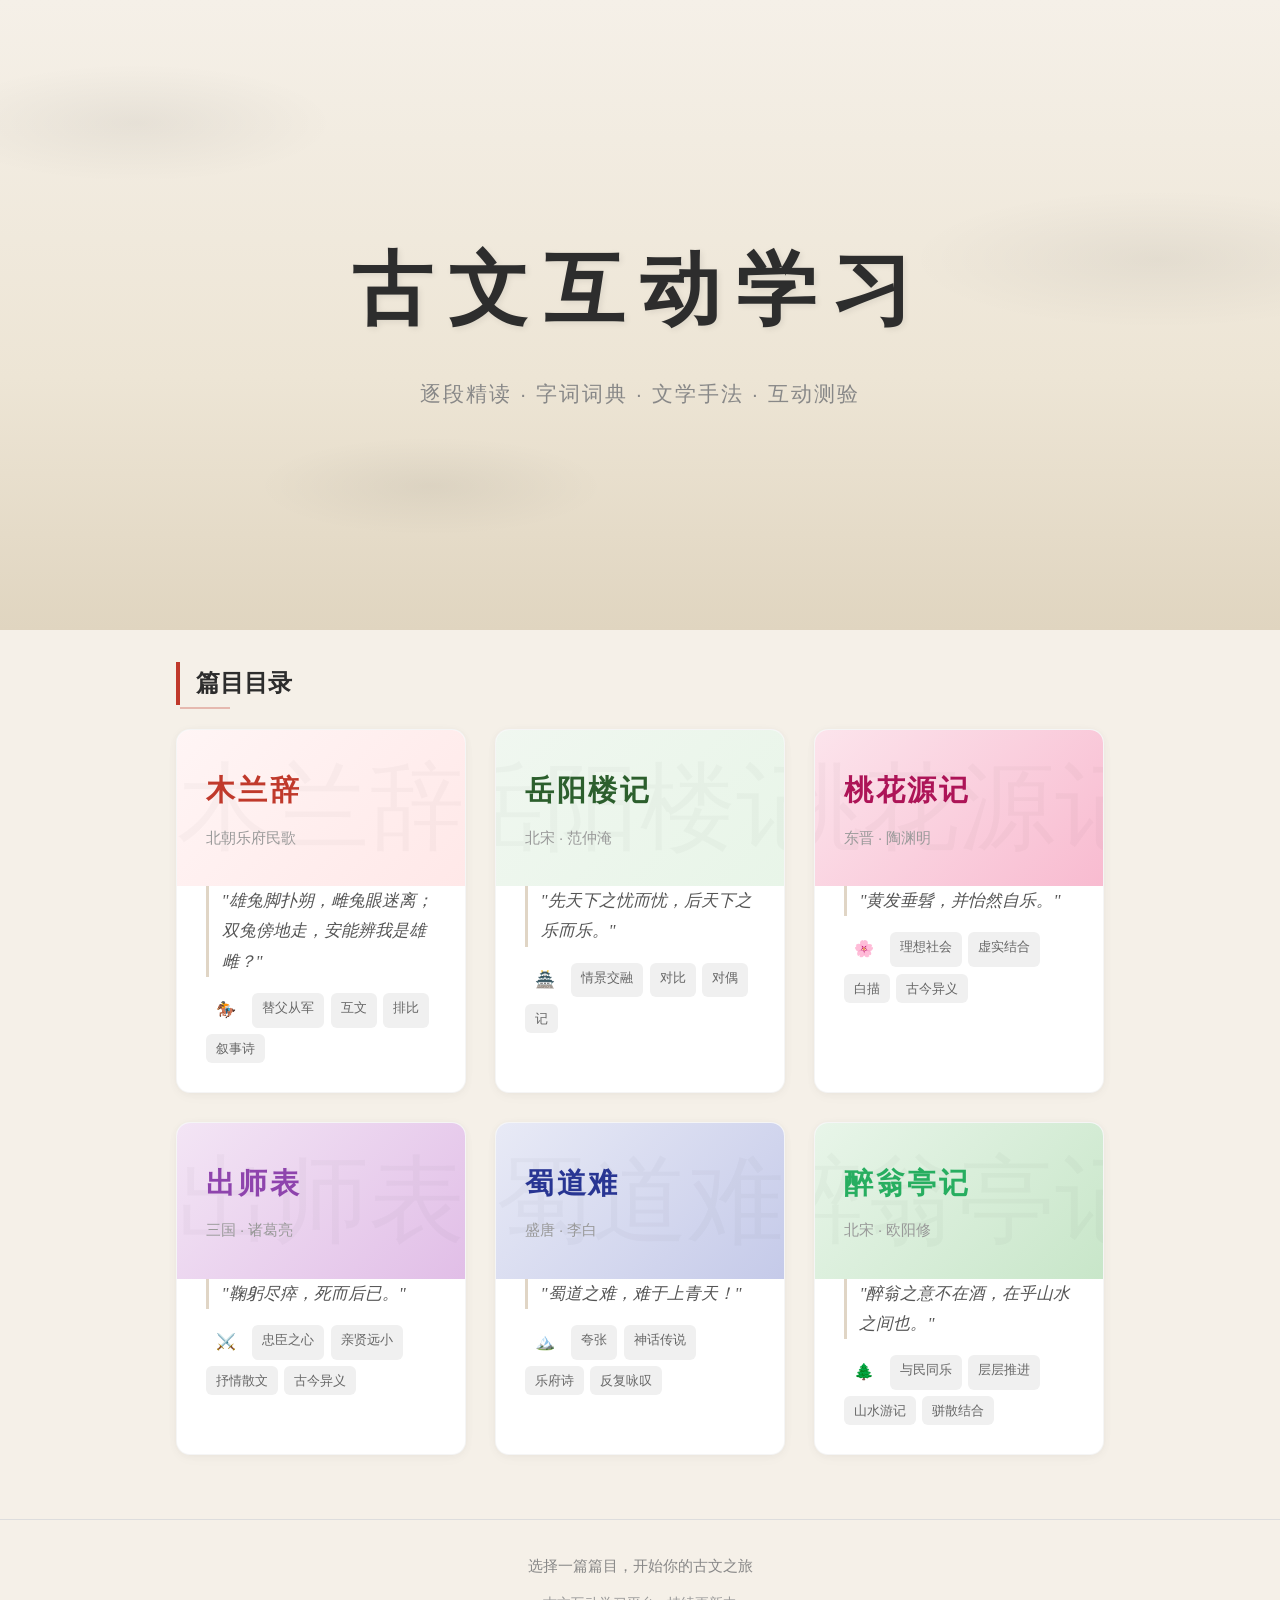
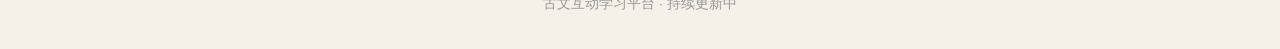
<file: index.html>
<!DOCTYPE html>
<html lang="zh-CN">
<head>
<meta charset="UTF-8">
<meta name="viewport" content="width=device-width, initial-scale=1.0">
<title>古文互动学习</title>
<link rel="stylesheet" href="common.css">
<style>
/* ===== Hero ===== */
#hero {
  min-height: 70vh; min-height: 70dvh; display: flex; flex-direction: column; align-items: center; justify-content: center;
  position: relative; overflow: hidden;
  background: linear-gradient(180deg, #f5f0e8 0%, #ede5d5 60%, #e0d5c0 100%);
  padding: 3rem 2rem;
}
.ink-cloud {
  position: absolute; border-radius: 50%;
  background: radial-gradient(ellipse, rgba(0,0,0,0.05) 0%, transparent 70%);
  animation: floatCloud 20s ease-in-out infinite;
}
.ink-cloud:nth-child(1) { width: 400px; height: 120px; top: 10%; left: -5%; animation-delay: 0s; }
.ink-cloud:nth-child(2) { width: 500px; height: 140px; top: 30%; right: -10%; animation-delay: -7s; }
.ink-cloud:nth-child(3) { width: 350px; height: 100px; bottom: 15%; left: 20%; animation-delay: -14s; }
@keyframes floatCloud {
  0%, 100% { transform: translateX(0) scale(1); opacity: 0.5; }
  50% { transform: translateX(40px) scale(1.05); opacity: 0.25; }
}

.hero-content { text-align: center; z-index: 1; }
.hero-content h1 {
  font-family: "STKaiti", "KaiTi", "Kaiti SC", "Noto Serif SC", serif;
  font-size: clamp(2.8rem, 7vw, 5rem);
  color: #2d2d2d;
  letter-spacing: 0.2em;
  margin-bottom: 0.8rem;
  text-shadow: 2px 2px 6px rgba(0,0,0,0.08);
}
.hero-content .subtitle {
  font-size: clamp(1rem, 2.5vw, 1.3rem);
  color: #888;
  letter-spacing: 0.1em;
}

/* ===== Main Content ===== */
#main { max-width: 960px; margin: 0 auto; padding: 2rem 1rem 4rem; }

.section-title {
  font-family: "STKaiti", "KaiTi", "Kaiti SC", serif;
  font-size: 1.5rem; color: #2d2d2d;
  border-left: 4px solid var(--accent, #c0392b); padding-left: 1rem; margin-bottom: 1.5rem;
  position: relative;
}
.section-title::after {
  content: '';
  position: absolute;
  bottom: -4px;
  left: 0;
  width: 50px;
  height: 2px;
  background: var(--accent, #c0392b);
  opacity: 0.3;
}

/* ===== Article Cards ===== */
.card-grid {
  display: grid; grid-template-columns: repeat(auto-fill, minmax(280px, 1fr));
  gap: 1.8rem;
}
.article-card {
  background: #fff; border-radius: 14px; overflow: hidden;
  box-shadow: 0 1px 8px rgba(0,0,0,0.04), 0 4px 16px rgba(0,0,0,0.02);
  border: 1px solid rgba(0,0,0,0.04);
  transition: transform 0.3s, box-shadow 0.3s;
  text-decoration: none; color: inherit; display: block;
}
@media (hover: hover) {
  .article-card:hover { transform: translateY(-6px); box-shadow: 0 8px 36px rgba(0,0,0,0.1); }
  .article-card:hover .card-body .tag { background: #e8e8e8; }
}

.card-header {
  padding: 2.2rem 1.8rem; position: relative; overflow: hidden;
}
.card-header .bg-text {
  position: absolute; top: 50%; left: 50%; transform: translate(-50%, -50%);
  font-family: "STKaiti", "KaiTi", serif; font-size: 6rem; color: rgba(0,0,0,0.025);
  white-space: nowrap; pointer-events: none; user-select: none;
}
.card-header h2 {
  font-family: "STKaiti", "KaiTi", "Kaiti SC", serif;
  font-size: 1.8rem; letter-spacing: 0.1em; position: relative; z-index: 1;
}
.card-header .dynasty {
  font-size: 0.95rem; color: #999; margin-top: 0.4rem; position: relative; z-index: 1;
}

.card-body { padding: 0 1.8rem 1.8rem; }
.card-body .famous-line {
  font-family: "STKaiti", "KaiTi", serif; font-size: 1.05rem;
  color: #555; font-style: italic; margin-bottom: 1rem;
  border-left: 3px solid #e0d5c5; padding-left: 0.8rem;
  line-height: 1.8;
}
.card-body .tags { display: flex; flex-wrap: wrap; gap: 0.4rem; }
.card-body .tag {
  display: inline-block; padding: 3px 10px; border-radius: 6px;
  font-size: 0.8rem; background: #f0f0f0; color: #666;
  transition: background 0.2s;
}
.card-body .tag.emoji { background: transparent; font-size: 1rem; }

/* Card color themes */
.article-card.theme-mulan .card-header { background: linear-gradient(135deg, #fff5f5, #ffe8e8); }
.article-card.theme-mulan .card-header h2 { color: #c0392b; }
.article-card.theme-yueyang .card-header { background: linear-gradient(135deg, #f0f7f0, #e8f5e8); }
.article-card.theme-yueyang .card-header h2 { color: #2c5f2d; }
.article-card.theme-chushi .card-header { background: linear-gradient(135deg, #f3e5f5, #e1bee7); }
.article-card.theme-chushi .card-header h2 { color: #8e44ad; }
.article-card.theme-taohua .card-header { background: linear-gradient(135deg, #fce4ec, #f8bbd0); }
.article-card.theme-taohua .card-header h2 { color: #ad1457; }
.article-card.theme-shudao .card-header { background: linear-gradient(135deg, #e8eaf6, #c5cae9); }
.article-card.theme-shudao .card-header h2 { color: #283593; }
.article-card.theme-zuweng .card-header { background: linear-gradient(135deg, #e8f5e9, #c8e6c9); }
.article-card.theme-zuweng .card-header h2 { color: #27ae60; }

/* ===== Footer ===== */
footer {
  text-align: center; padding: 2rem 1rem; color: #999; font-size: 0.85rem;
  border-top: 1px solid #ddd;
}
footer .footer-hint {
  margin-bottom: 0.8rem; color: #888; font-size: 0.95rem;
}

/* ===== Responsive ===== */
@media (max-width: 768px) {
  .card-grid { grid-template-columns: 1fr; }
  .hero-content h1 { font-size: 2.5rem; }
}
</style>
</head>
<body>

<!-- ===== HERO ===== -->
<section id="hero">
  <div class="ink-cloud"></div>
  <div class="ink-cloud"></div>
  <div class="ink-cloud"></div>
  <div class="hero-content">
    <h1>古文互动学习</h1>
    <p class="subtitle">逐段精读 · 字词词典 · 文学手法 · 互动测验</p>
  </div>
</section>

<!-- ===== MAIN ===== -->
<div id="main">
  <h2 class="section-title">篇目目录</h2>

  <div class="card-grid">

    <!-- 木兰辞 -->
    <a class="article-card theme-mulan" href="mulanci.html">
      <div class="card-header">
        <span class="bg-text" aria-hidden="true">木兰辞</span>
        <h2>木兰辞</h2>
        <p class="dynasty">北朝乐府民歌</p>
      </div>
      <div class="card-body">
        <p class="famous-line">"雄兔脚扑朔，雌兔眼迷离；双兔傍地走，安能辨我是雄雌？"</p>
        <div class="tags">
          <span class="tag emoji">🏇</span>
          <span class="tag">替父从军</span>
          <span class="tag">互文</span>
          <span class="tag">排比</span>
          <span class="tag">叙事诗</span>
        </div>
      </div>
    </a>

    <!-- 岳阳楼记 -->
    <a class="article-card theme-yueyang" href="yueyanglouji.html">
      <div class="card-header">
        <span class="bg-text" aria-hidden="true">岳阳楼记</span>
        <h2>岳阳楼记</h2>
        <p class="dynasty">北宋 · 范仲淹</p>
      </div>
      <div class="card-body">
        <p class="famous-line">"先天下之忧而忧，后天下之乐而乐。"</p>
        <div class="tags">
          <span class="tag emoji">🏯</span>
          <span class="tag">情景交融</span>
          <span class="tag">对比</span>
          <span class="tag">对偶</span>
          <span class="tag">记</span>
        </div>
      </div>
    </a>

    <!-- 桃花源记 -->
    <a class="article-card theme-taohua" href="taohuayuanji.html">
      <div class="card-header">
        <span class="bg-text" aria-hidden="true">桃花源记</span>
        <h2>桃花源记</h2>
        <p class="dynasty">东晋 · 陶渊明</p>
      </div>
      <div class="card-body">
        <p class="famous-line">"黄发垂髫，并怡然自乐。"</p>
        <div class="tags">
          <span class="tag emoji">🌸</span>
          <span class="tag">理想社会</span>
          <span class="tag">虚实结合</span>
          <span class="tag">白描</span>
          <span class="tag">古今异义</span>
        </div>
      </div>
    </a>

    <!-- 出师表 -->
    <a class="article-card theme-chushi" href="chushibiao.html">
      <div class="card-header">
        <span class="bg-text" aria-hidden="true">出师表</span>
        <h2>出师表</h2>
        <p class="dynasty">三国 · 诸葛亮</p>
      </div>
      <div class="card-body">
        <p class="famous-line">"鞠躬尽瘁，死而后已。"</p>
        <div class="tags">
          <span class="tag emoji">⚔️</span>
          <span class="tag">忠臣之心</span>
          <span class="tag">亲贤远小</span>
          <span class="tag">抒情散文</span>
          <span class="tag">古今异义</span>
        </div>
      </div>
    </a>

    <!-- 蜀道难 -->
    <a class="article-card theme-shudao" href="shudao.html">
      <div class="card-header">
        <span class="bg-text" aria-hidden="true">蜀道难</span>
        <h2>蜀道难</h2>
        <p class="dynasty">盛唐 · 李白</p>
      </div>
      <div class="card-body">
        <p class="famous-line">"蜀道之难，难于上青天！"</p>
        <div class="tags">
          <span class="tag emoji">🏔️</span>
          <span class="tag">夸张</span>
          <span class="tag">神话传说</span>
          <span class="tag">乐府诗</span>
          <span class="tag">反复咏叹</span>
        </div>
      </div>
    </a>

    <!-- 醉翁亭记 -->
    <a class="article-card theme-zuweng" href="zuwengtingji.html">
      <div class="card-header">
        <span class="bg-text" aria-hidden="true">醉翁亭记</span>
        <h2>醉翁亭记</h2>
        <p class="dynasty">北宋 · 欧阳修</p>
      </div>
      <div class="card-body">
        <p class="famous-line">"醉翁之意不在酒，在乎山水之间也。"</p>
        <div class="tags">
          <span class="tag emoji">🌲</span>
          <span class="tag">与民同乐</span>
          <span class="tag">层层推进</span>
          <span class="tag">山水游记</span>
          <span class="tag">骈散结合</span>
        </div>
      </div>
    </a>

  </div>
</div>

<footer>
  <p class="footer-hint">选择一篇篇目，开始你的古文之旅</p>
  <p>古文互动学习平台 · 持续更新中</p>
</footer>

</body>
</html>
</file>
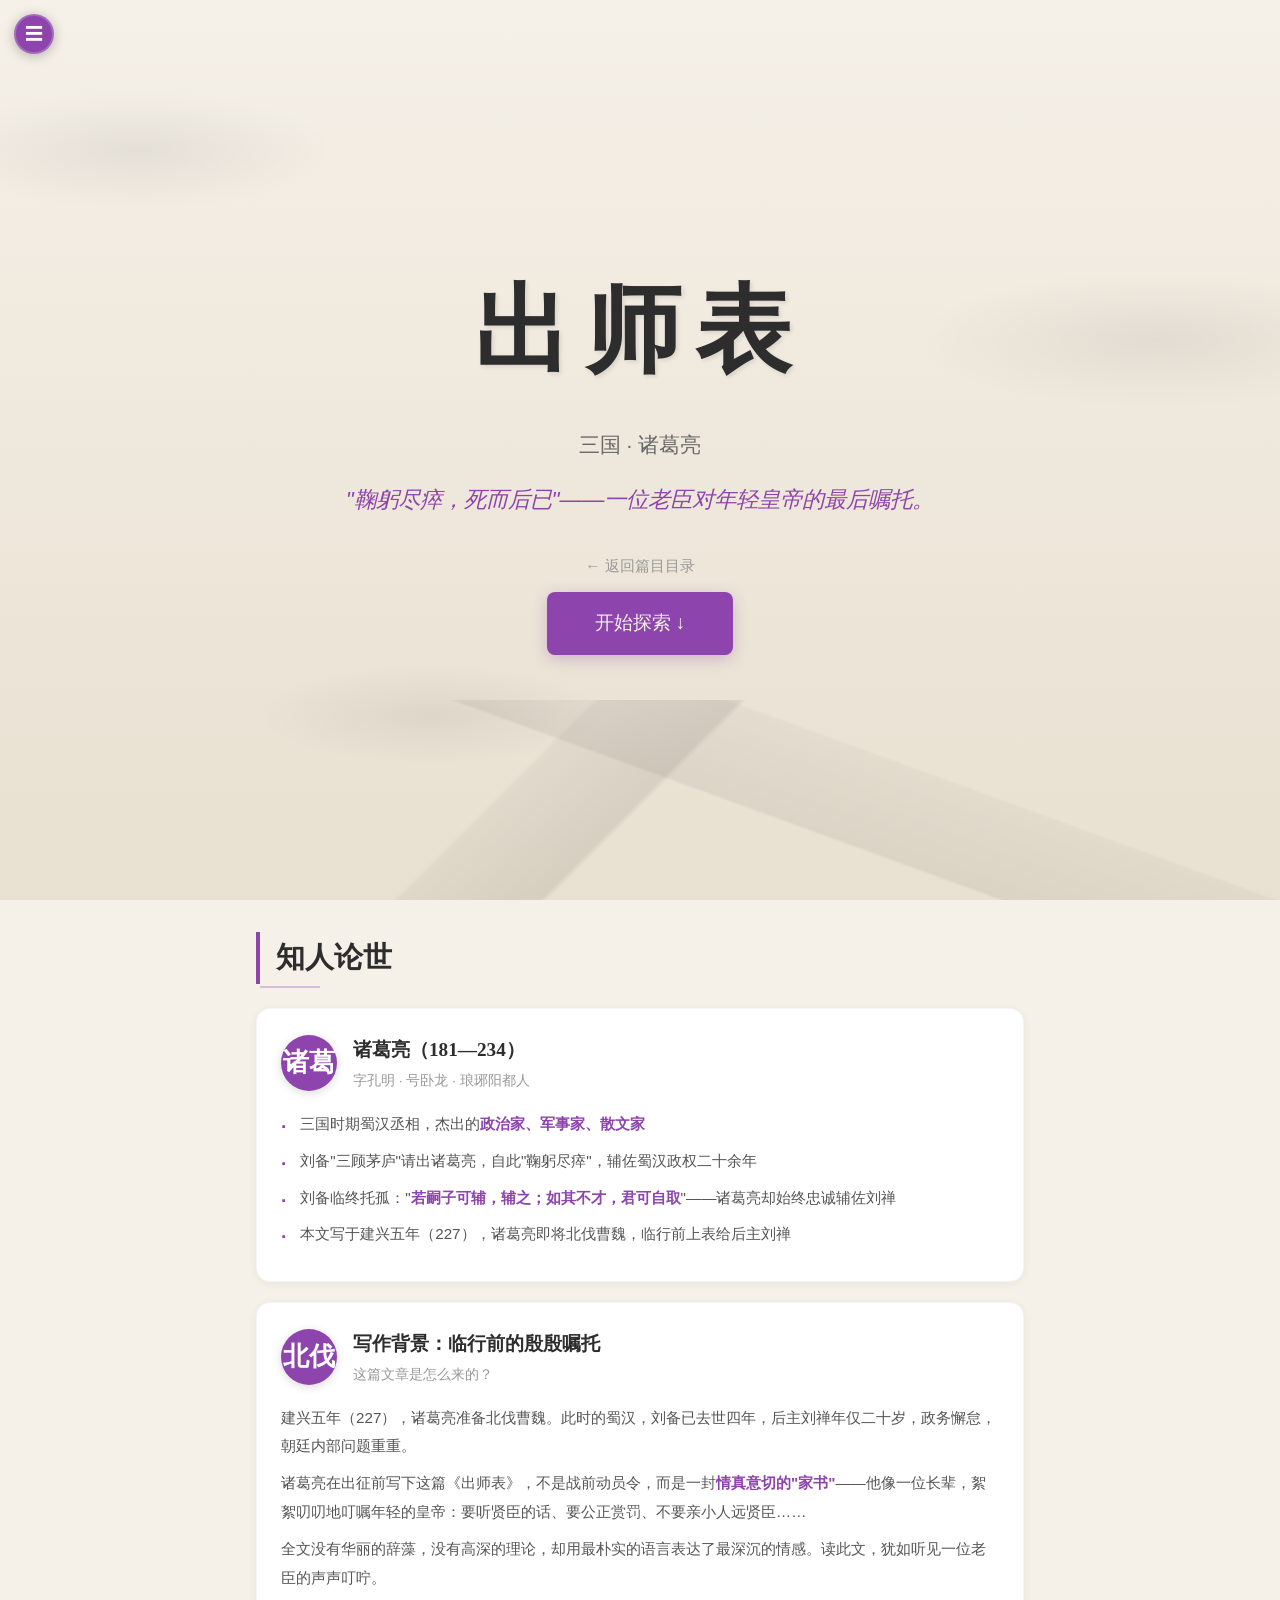
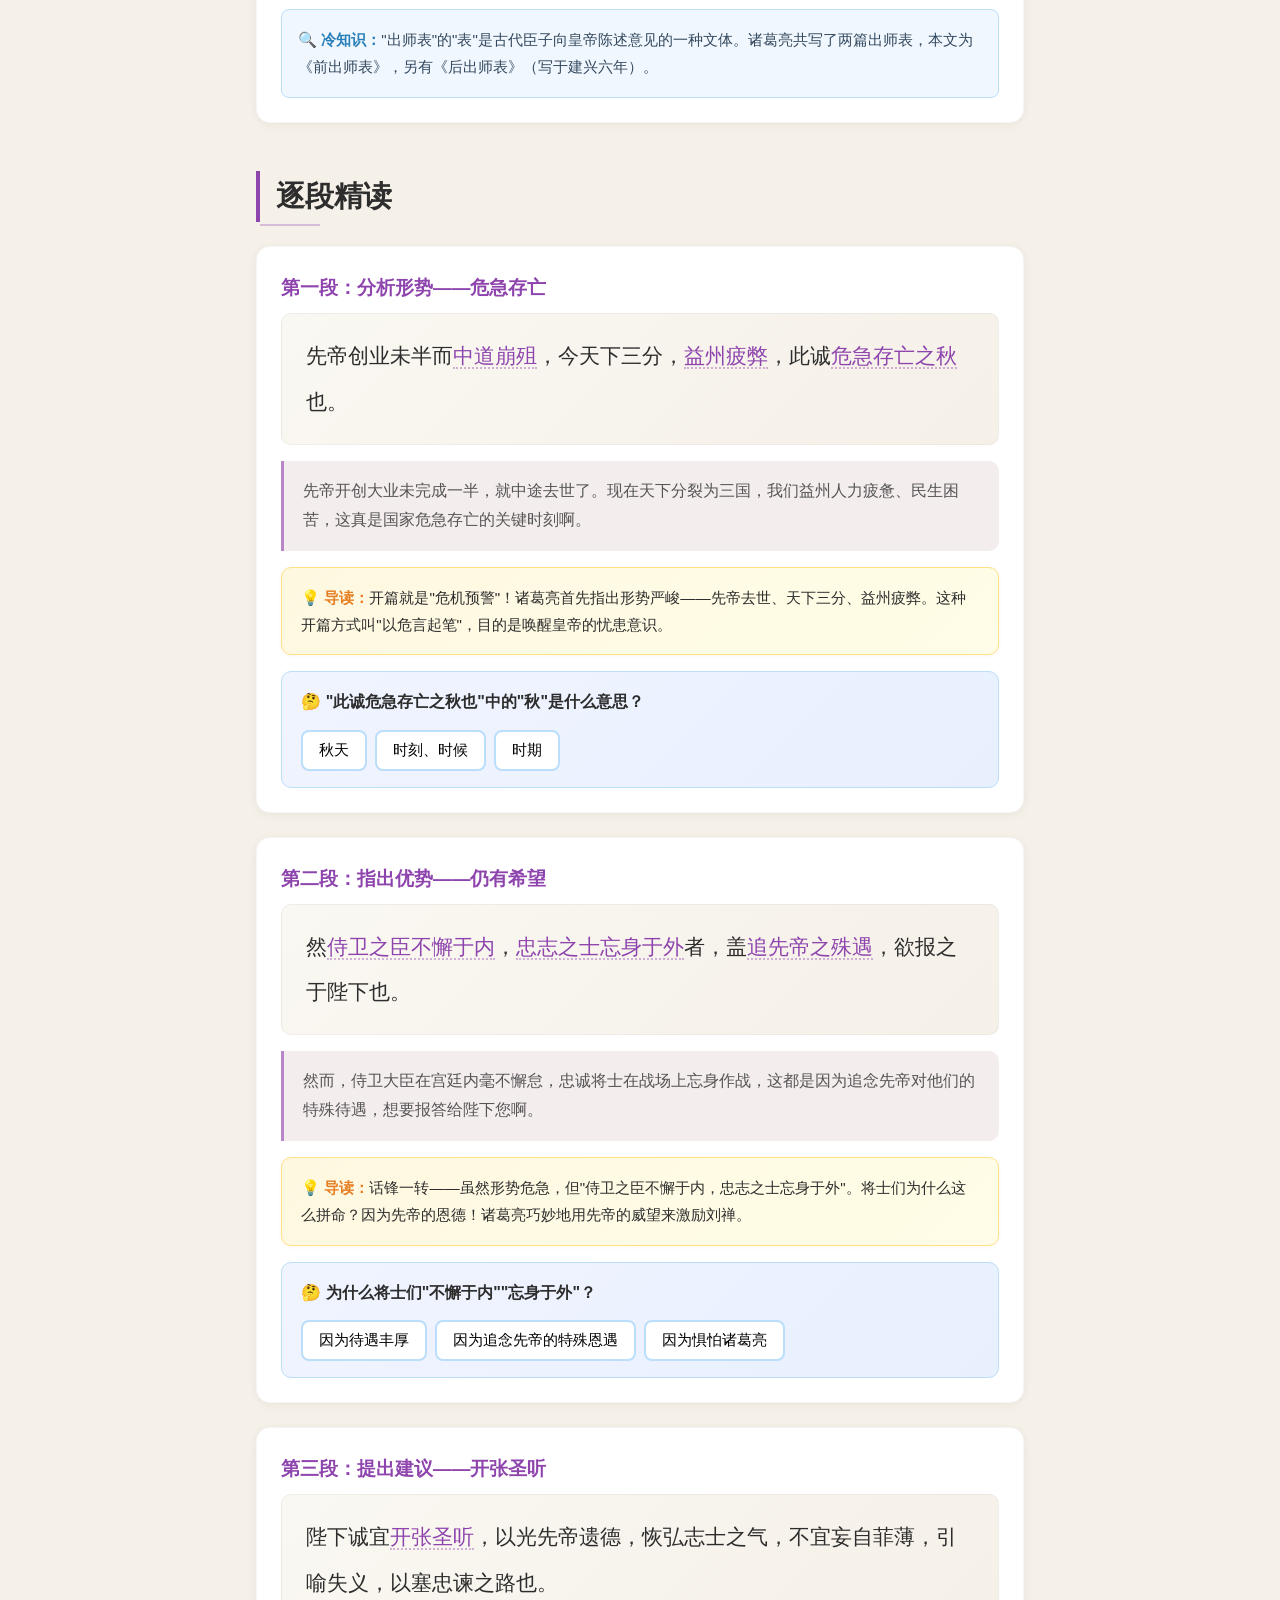
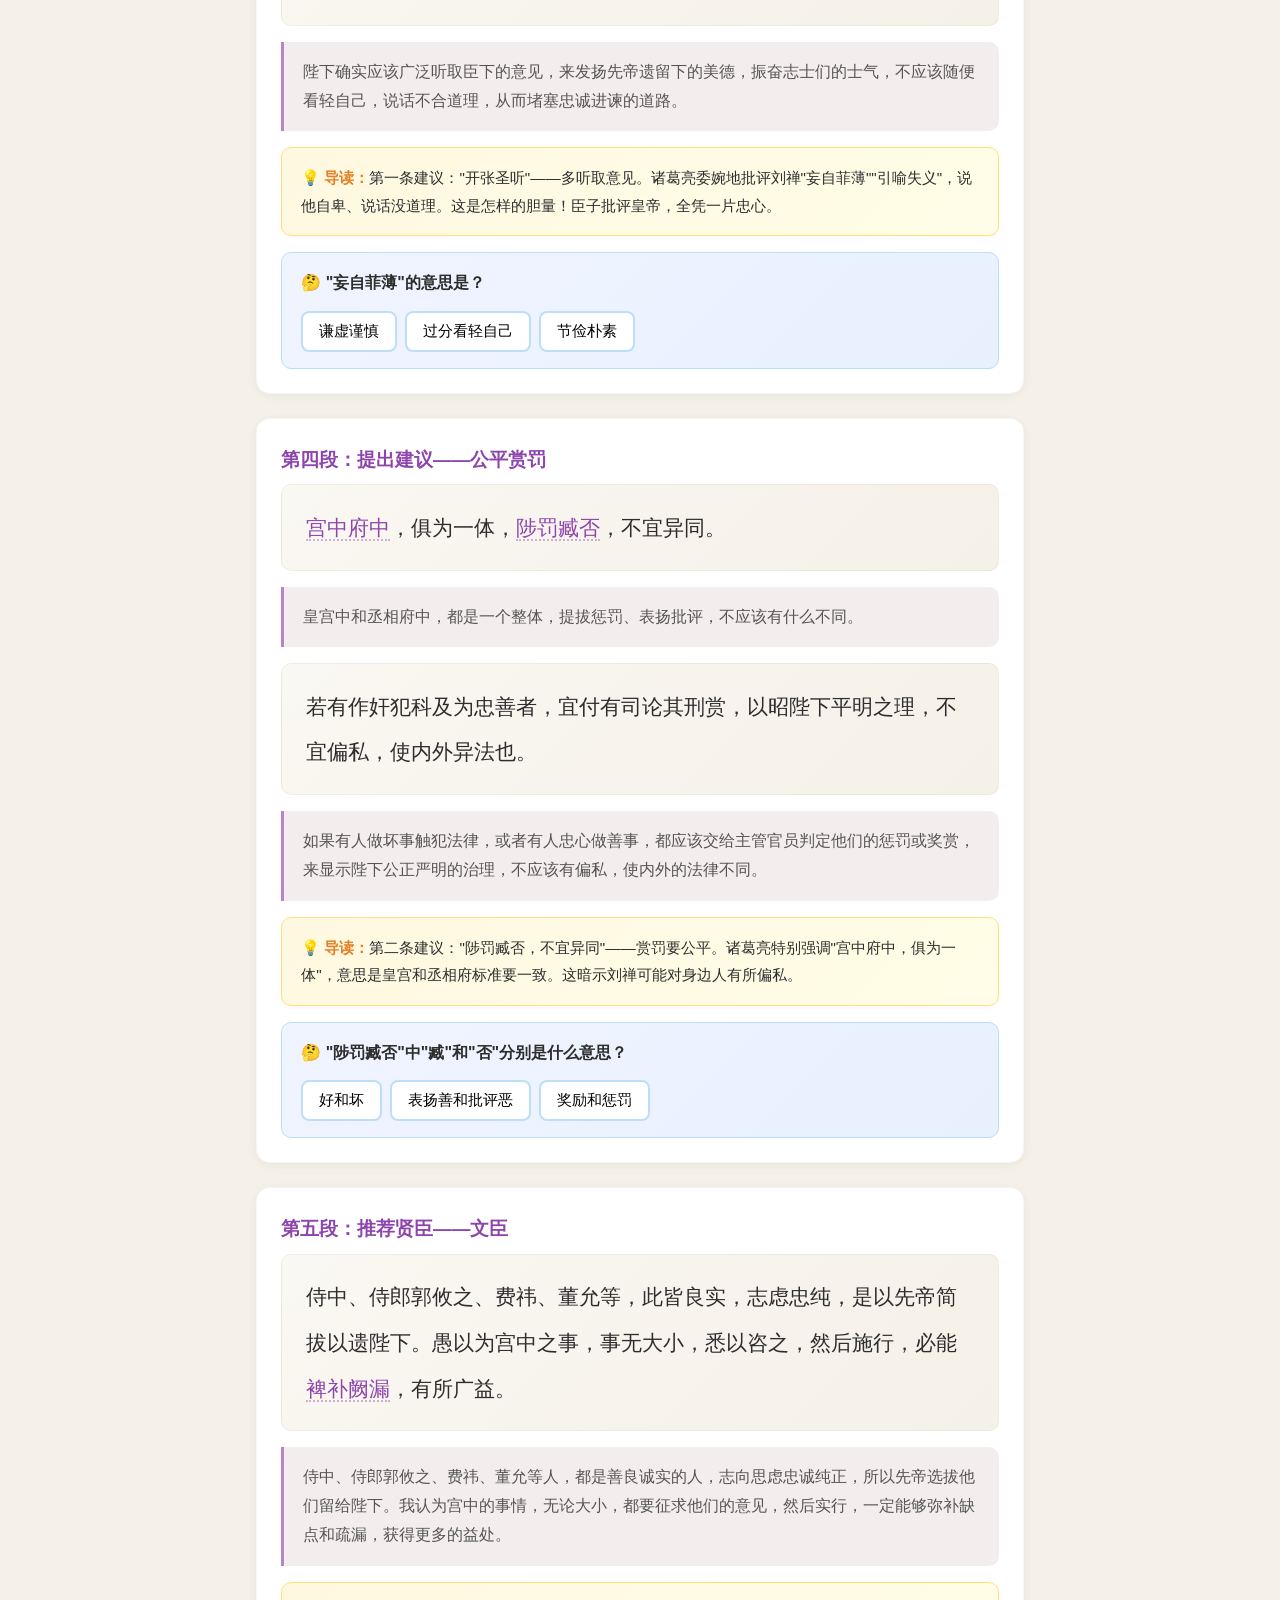
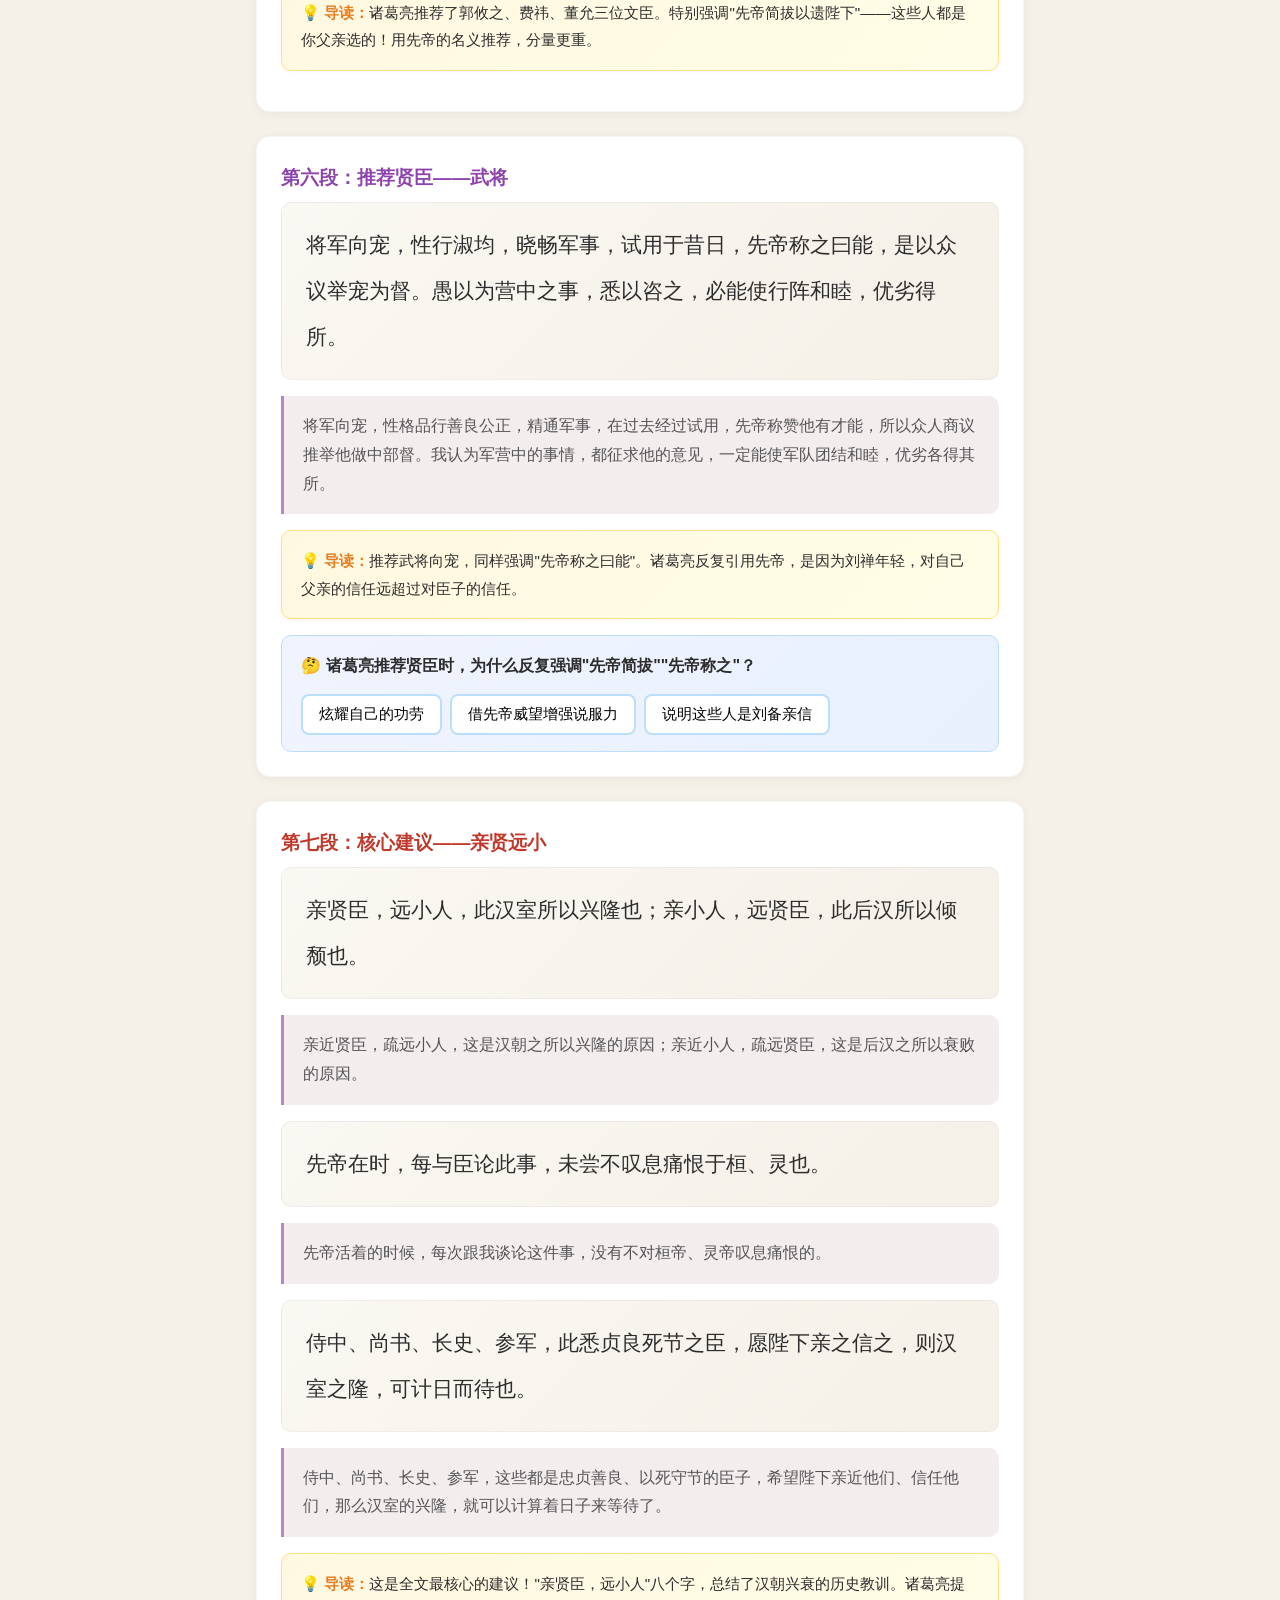
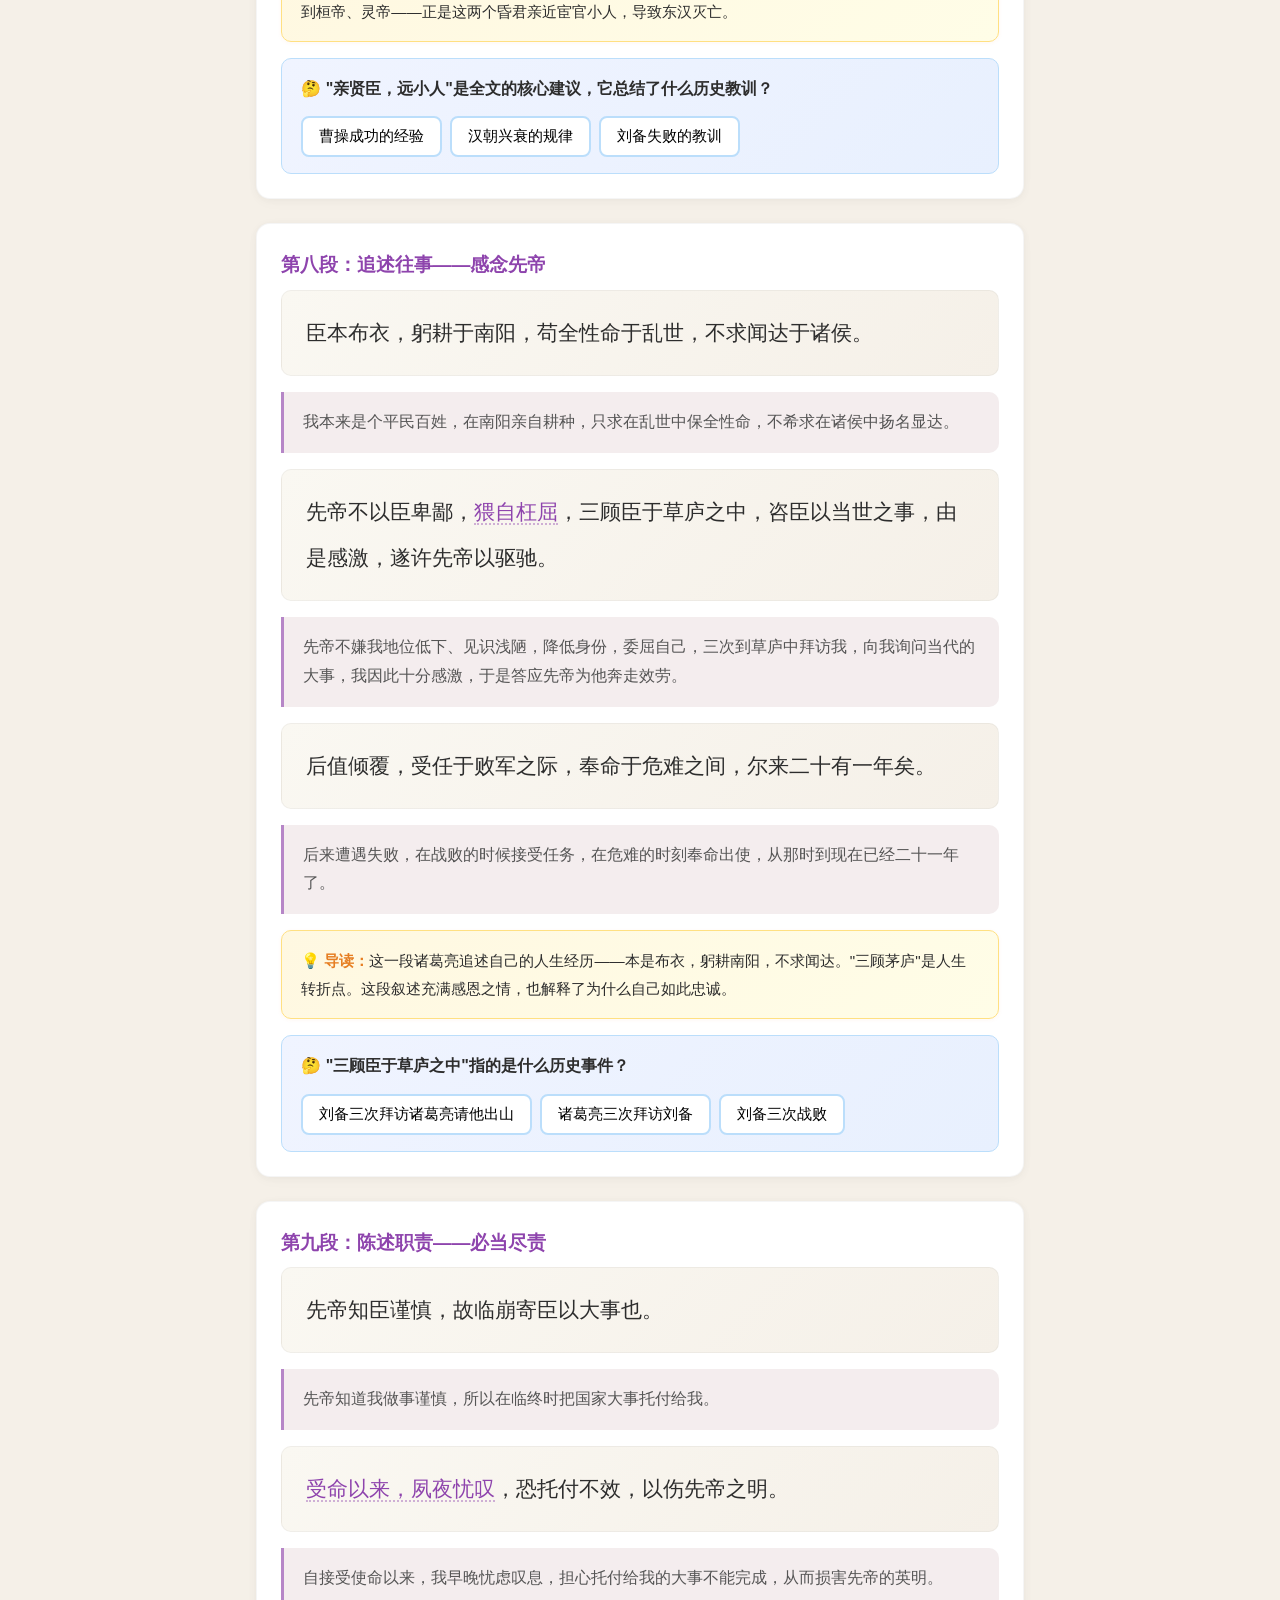
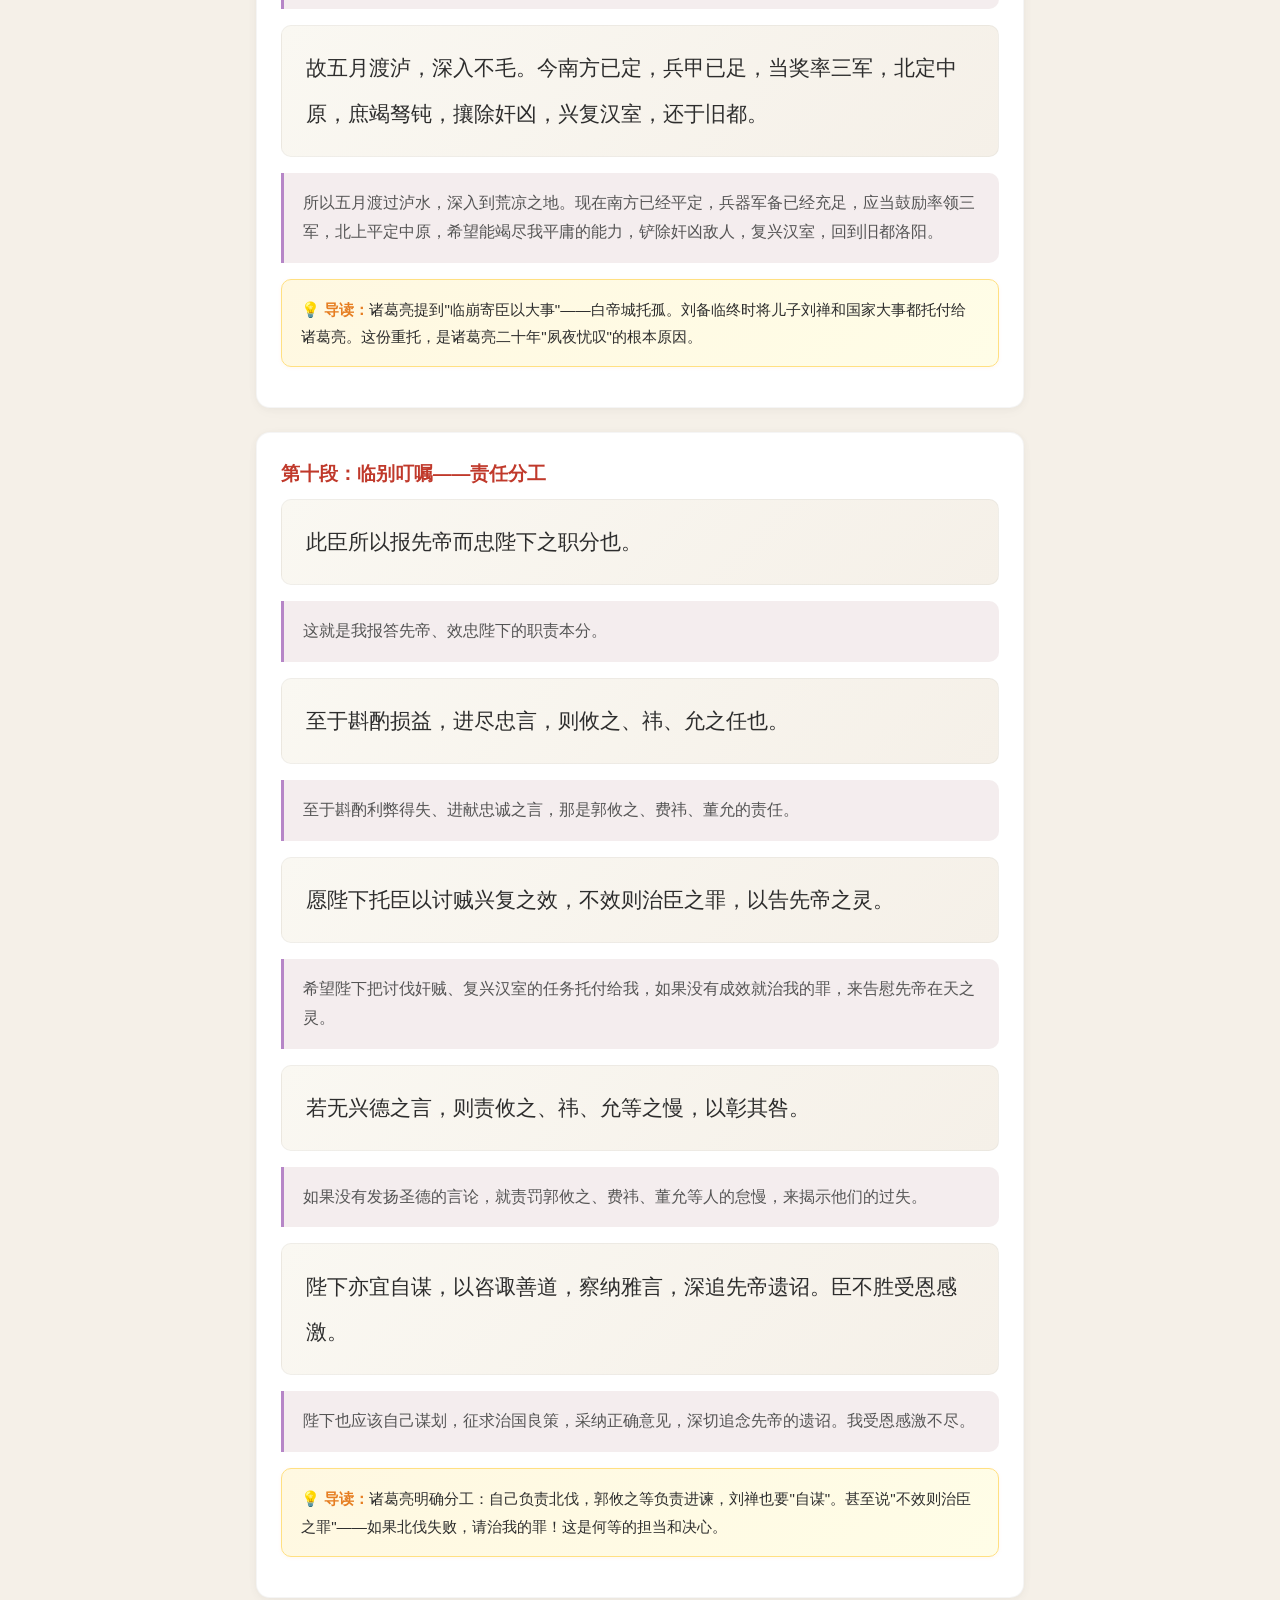
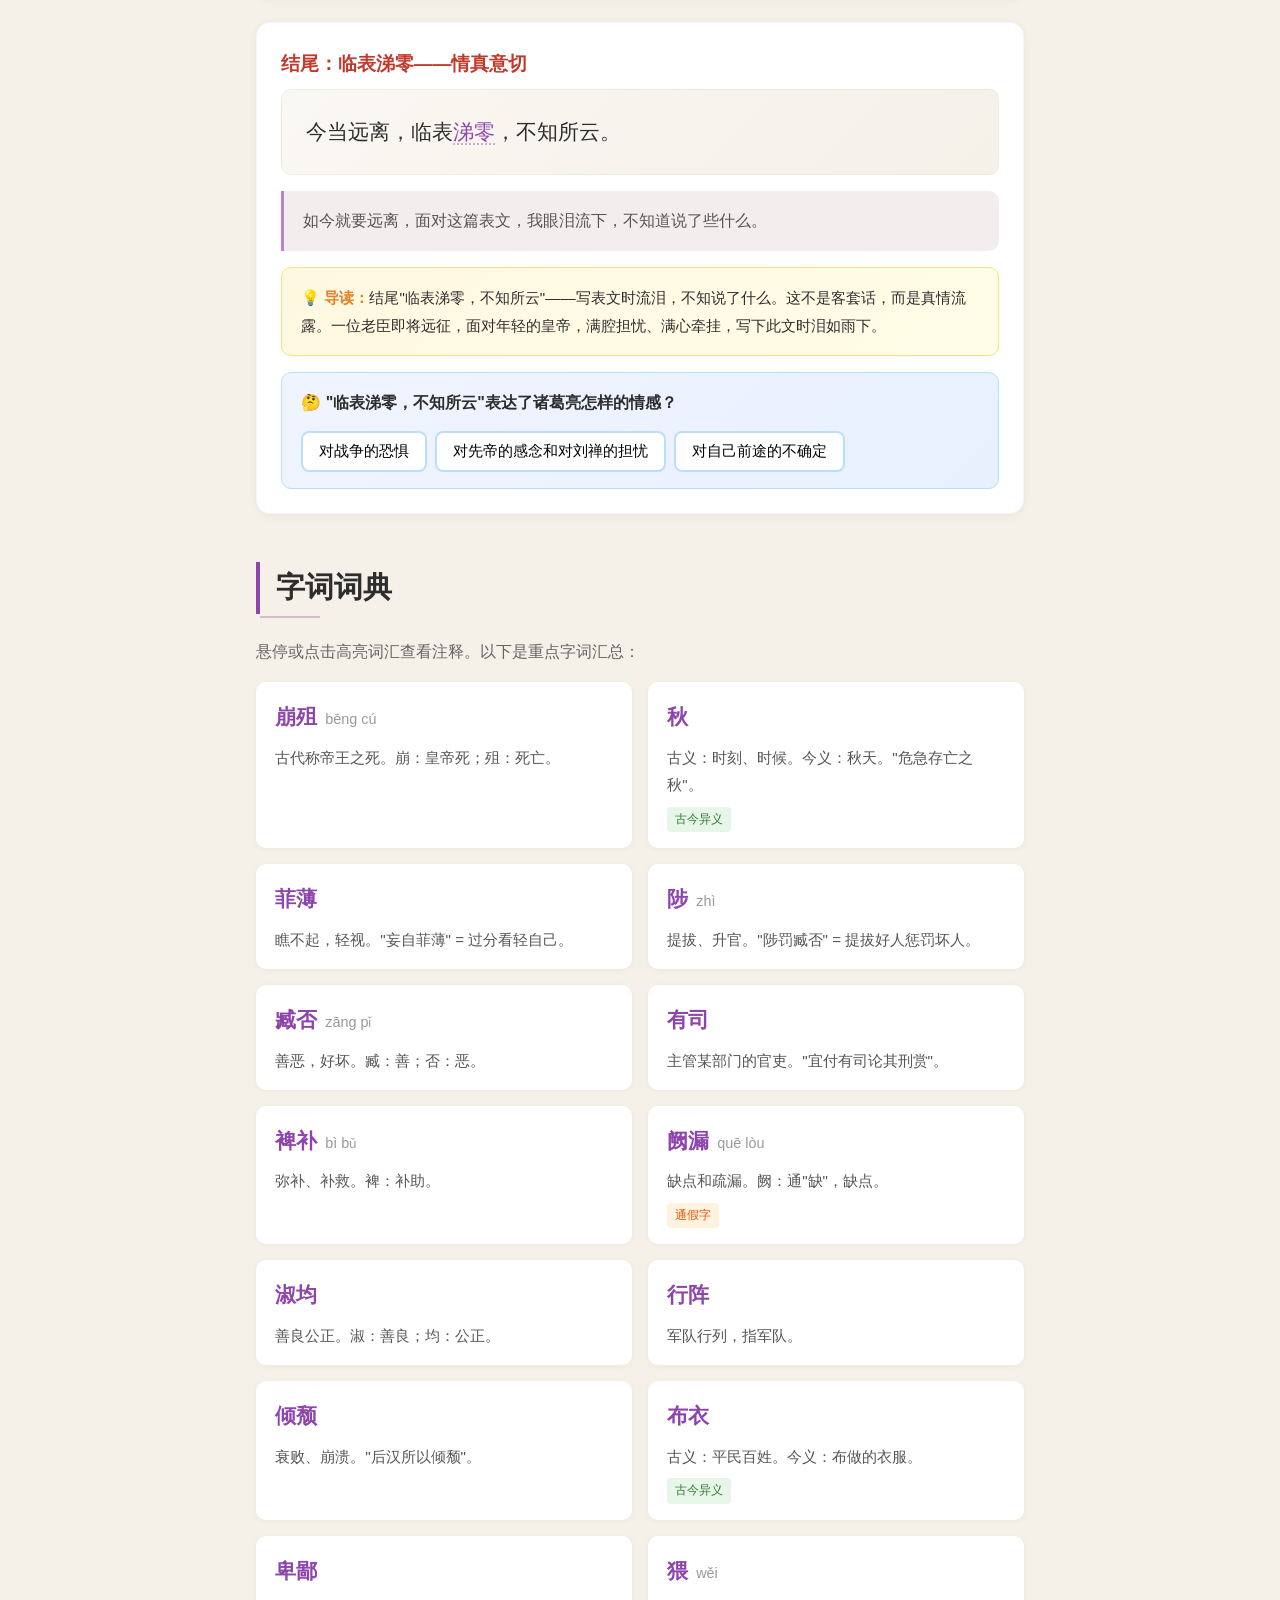
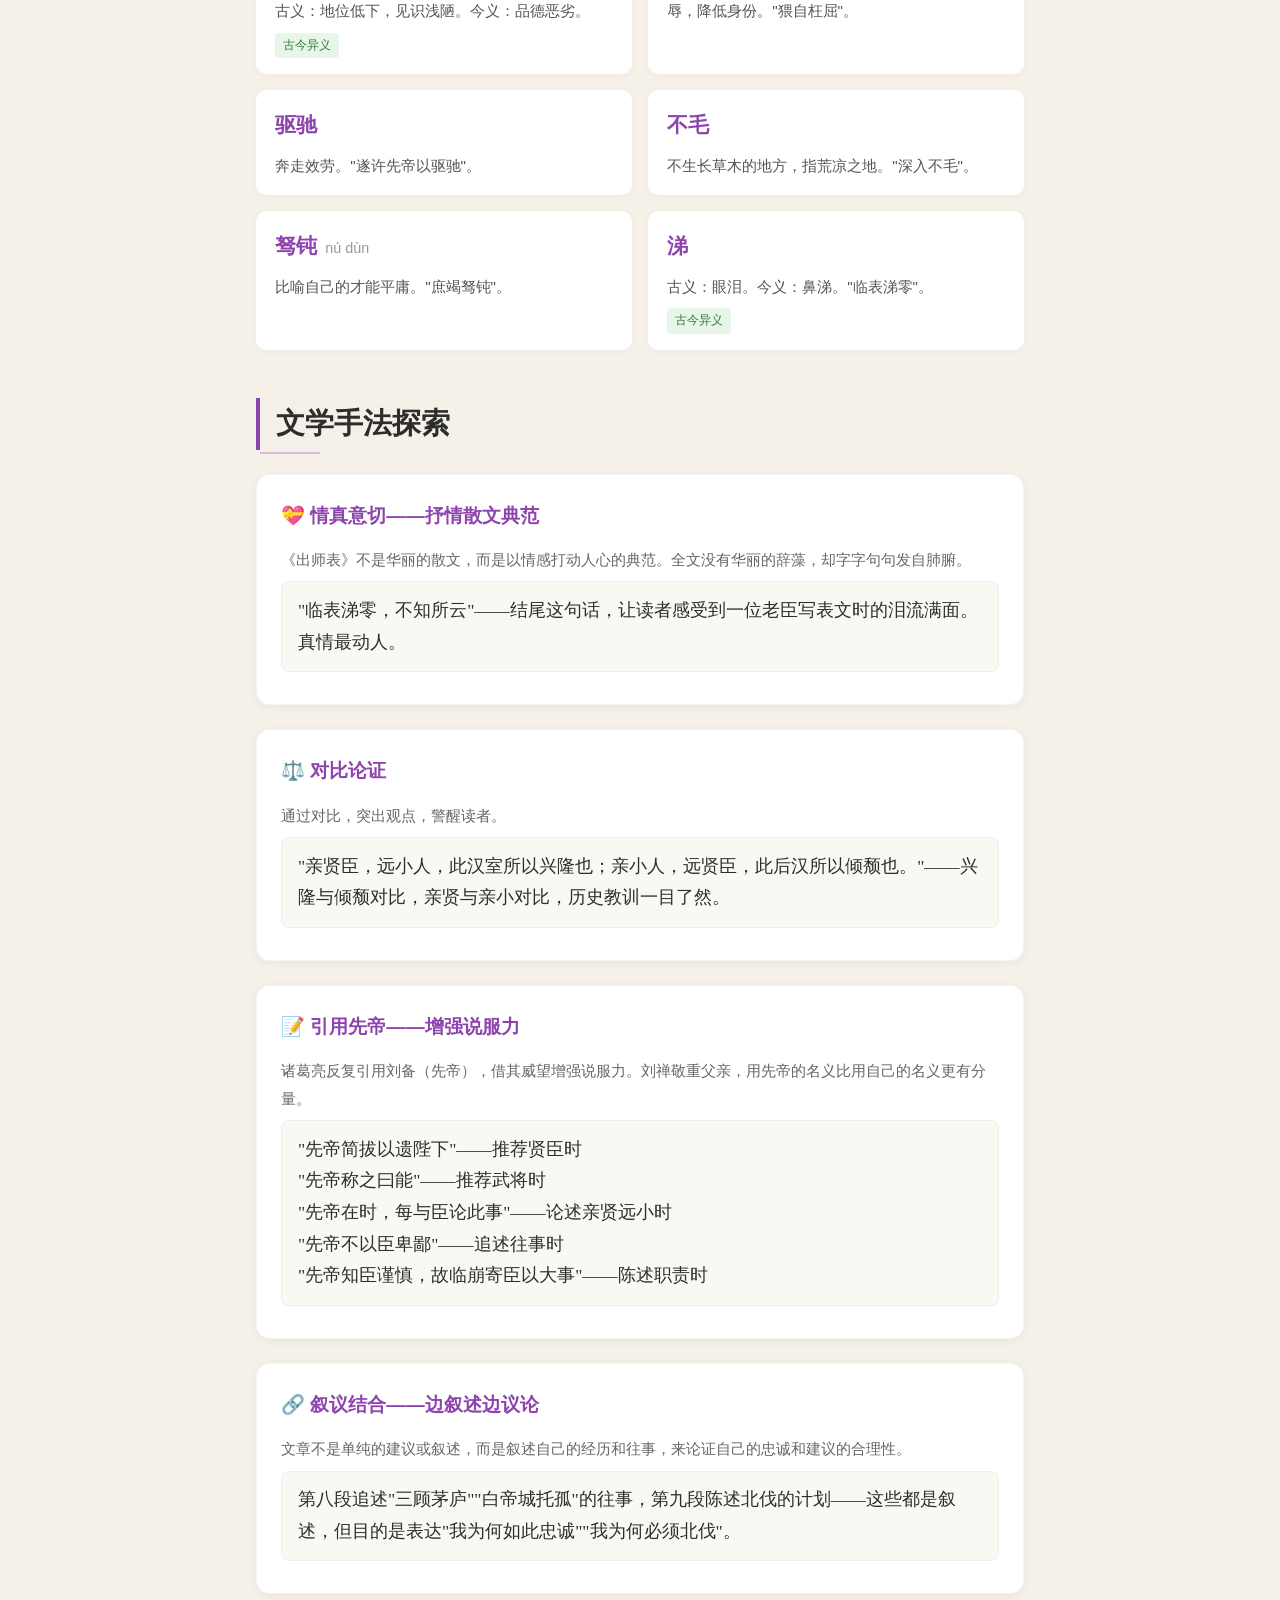
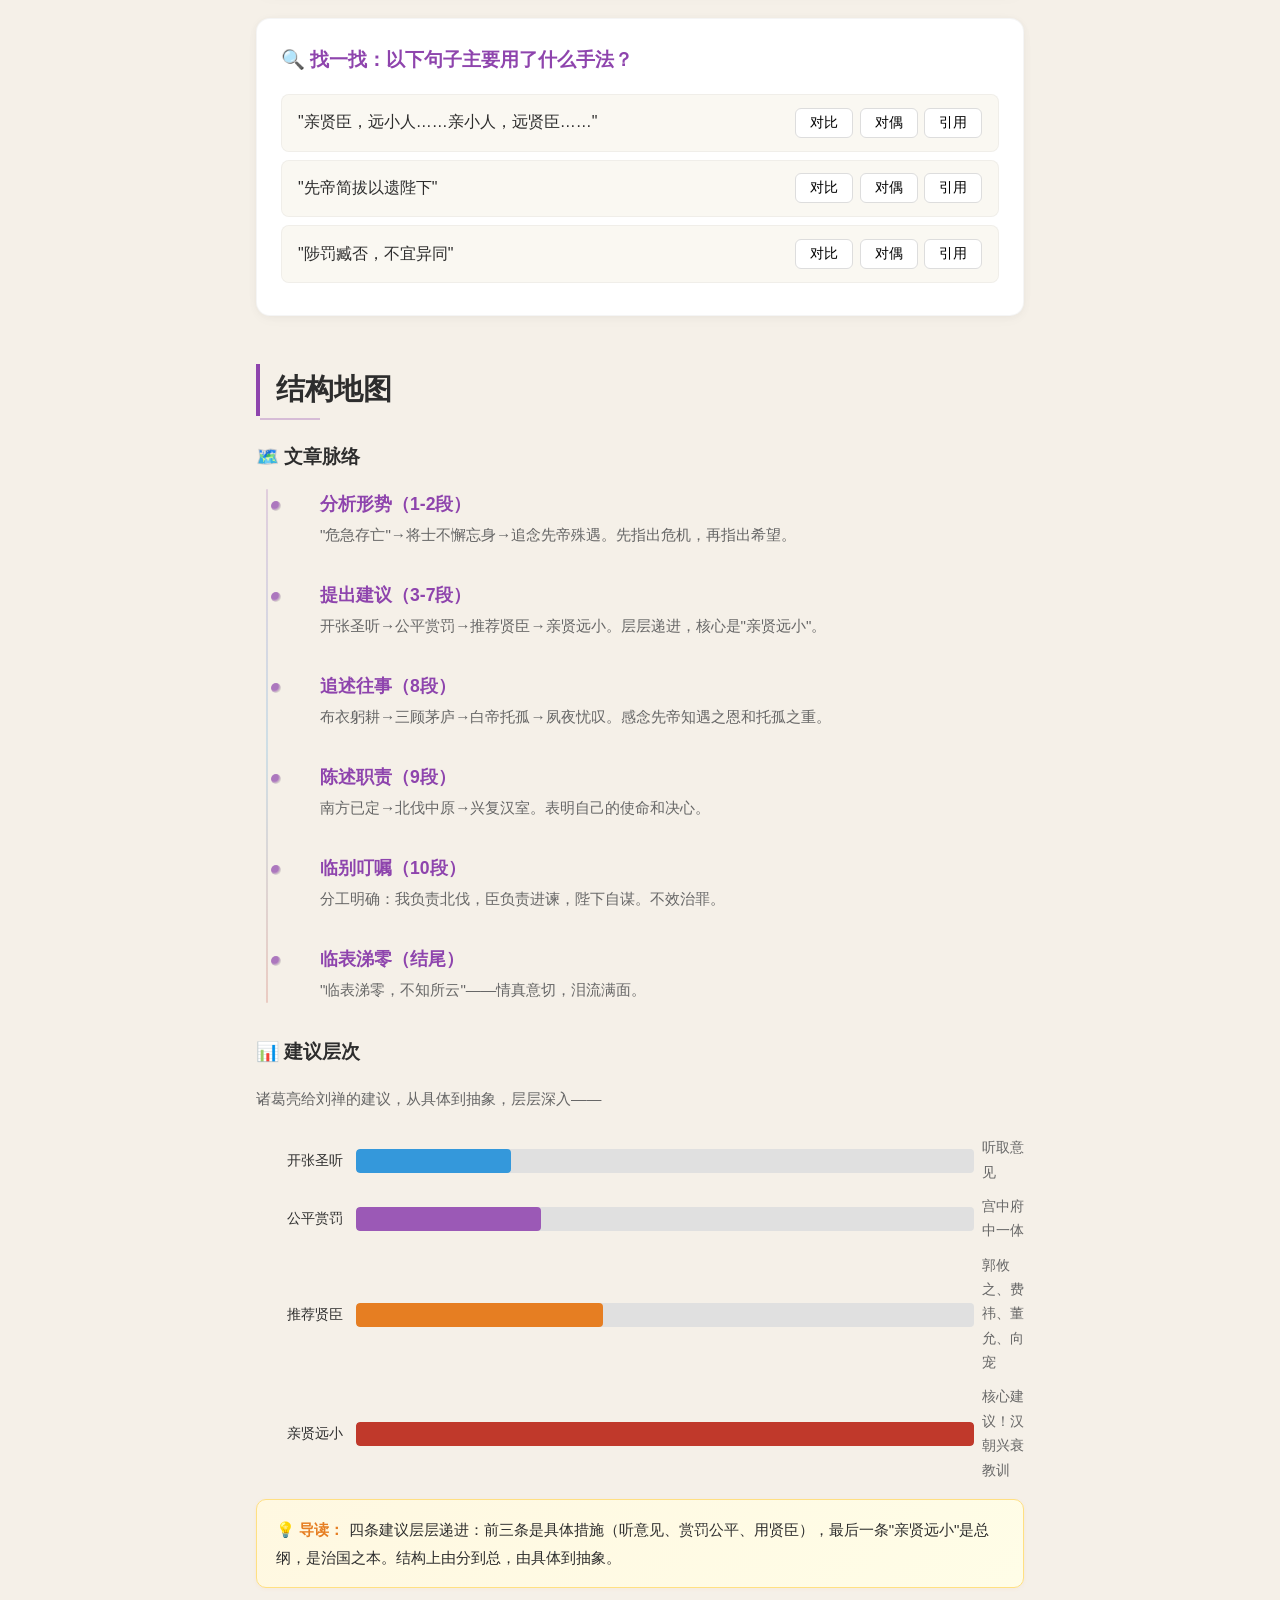
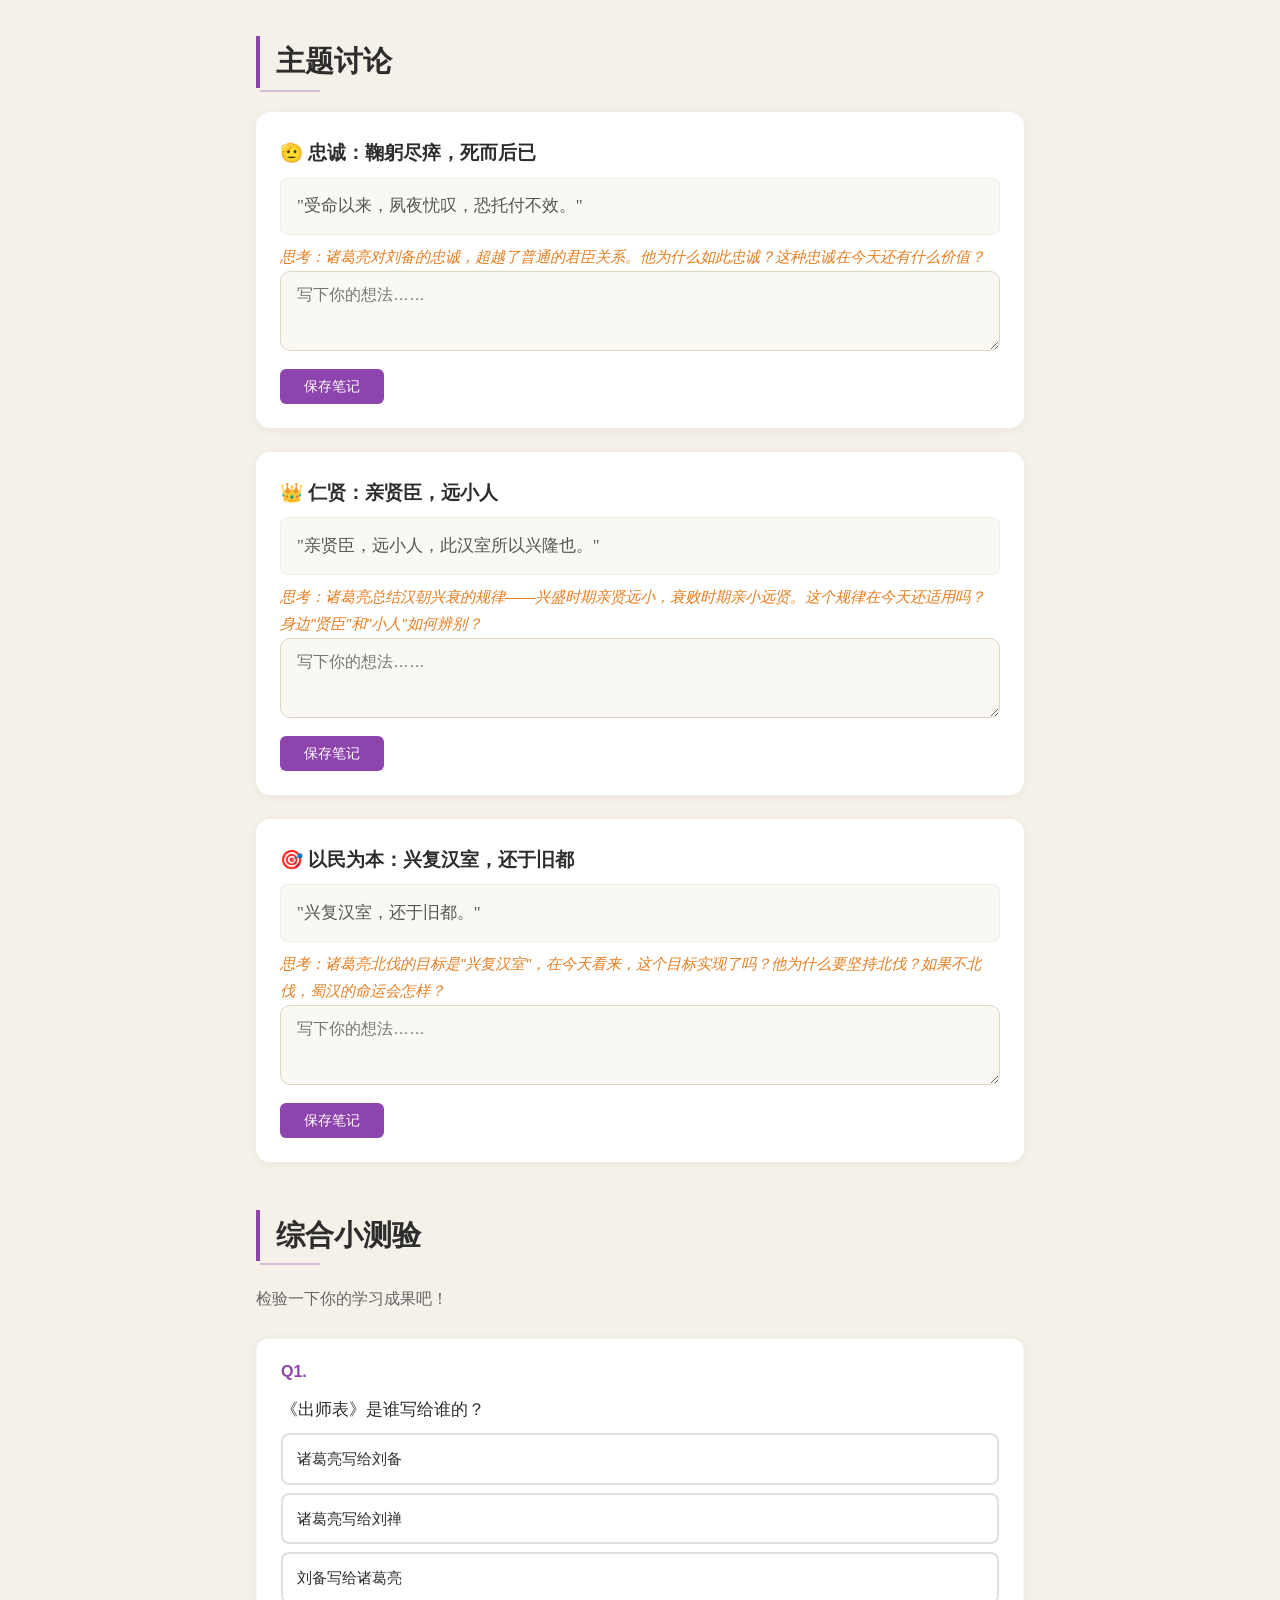
<file: chushibiao.html>
<!DOCTYPE html>
<html lang="zh-CN">
<head>
<meta charset="UTF-8">
<meta name="viewport" content="width=device-width, initial-scale=1.0">
<title>出师表 — 互动学习</title>
<link rel="stylesheet" href="common.css">
<style>
/* ===== Page-specific ===== */
:root { --accent: #8e44ad; --progress-gradient: linear-gradient(90deg, #8e44ad, #3498db); --timeline-gradient: linear-gradient(180deg, #8e44ad, #3498db, #c0392b); }

#hero {
  min-height: 100vh; min-height: -webkit-fill-available; min-height: 100dvh;
  display: flex; flex-direction: column; align-items: center; justify-content: center;
  position: relative; overflow: hidden; background: linear-gradient(180deg, #f5f0e8 0%, #e8e0d0 100%);
}
.ink-mountain {
  position: absolute; bottom: 0; width: 100%; height: 200px;
  background: linear-gradient(135deg, transparent 40%, rgba(0,0,0,0.04) 40.5%, rgba(0,0,0,0.08) 50%, transparent 50.5%),
              linear-gradient(200deg, transparent 30%, rgba(0,0,0,0.03) 30.5%, rgba(0,0,0,0.06) 45%, transparent 45.5%);
}
.hero-content { text-align: center; z-index: 1; padding: 2rem; }
.hero-content h1 {
  font-family: "STKaiti", "KaiTi", "Kaiti SC", "Noto Serif SC", serif;
  font-size: clamp(3rem, 8vw, 6rem);
  color: #2d2d2d;
  letter-spacing: 0.15em;
  margin-bottom: 0.5rem;
  text-shadow: 2px 2px 4px rgba(0,0,0,0.1);
}
.hero-content .subtitle {
  font-size: clamp(1rem, 2.5vw, 1.3rem);
  color: #666;
  margin-bottom: 1rem;
}
.hero-content .hook {
  font-size: clamp(1.1rem, 2.5vw, 1.4rem);
  color: #8e44ad;
  font-style: italic;
  max-width: 600px;
  margin: 0 auto 2rem;
}
.btn-start {
  display: inline-block; padding: 14px 48px; font-size: 1.2rem;
  background: #8e44ad; color: #f5f0e8; border: none; border-radius: 8px;
  cursor: pointer; text-decoration: none;
  transition: transform 0.2s, box-shadow 0.2s;
  box-shadow: 0 4px 15px rgba(142,68,173,0.3);
}
@media (hover: hover) {
  .btn-start:hover { transform: translateY(-2px); box-shadow: 0 6px 20px rgba(142,68,173,0.4); }
}
.back-link {
  display: inline-block; color: #999; text-decoration: none; font-size: 0.95rem;
  transition: color 0.2s; margin-bottom: 0.8rem;
}
@media (hover: hover) {
  .back-link:hover { color: #8e44ad; }
}

.theme-card.zhongcheng { border-left-color: #c0392b; }
.theme-card.renxian { border-left-color: #8e44ad; }
.theme-card.yimin { border-left-color: #3498db; }

@media (max-width: 768px) {
  .hero-content h1 { font-size: 3rem; }
}
</style>
</head>
<body>

<div id="progress-bar" style="width:0%"></div>

<button id="nav-toggle" aria-label="打开导航">☰</button>

<nav id="sidebar" aria-label="文章导航">
  <h3>📖 导航</h3>
  <a href="#hero">首页</a>
  <a href="#sec-background">知人论世</a>
  <a href="#sec-reading">逐段精读</a>
  <a href="#sec-dict">字词词典</a>
  <a href="#sec-devices">文学手法</a>
  <a href="#sec-structure">结构地图</a>
  <a href="#sec-themes">主题讨论</a>
  <a href="#sec-quiz">小测验</a>
  <a href="#sec-extend">延伸阅读</a>
</nav>

<div class="tooltip-popup" id="tooltip"></div>

<!-- ===== HERO ===== -->
<section id="hero">
  <div class="ink-cloud"></div>
  <div class="ink-cloud"></div>
  <div class="ink-cloud"></div>
  <div class="ink-mountain"></div>
  <div class="hero-content">
    <h1>出师表</h1>
    <p class="subtitle">三国 · 诸葛亮</p>
    <p class="hook">"鞠躬尽瘁，死而后已"——一位老臣对年轻皇帝的最后嘱托。</p>
    <a href="index.html" class="back-link">← 返回篇目目录</a>
    <br>
    <a href="#sec-reading" class="btn-start">开始探索 ↓</a>
  </div>
</section>

<!-- ===== MAIN ===== -->
<div id="main">

  <!-- ====== Section: 知人论世 ====== -->
  <div class="section" id="sec-background">
    <h2 class="section-title">知人论世</h2>

    <div class="info-card">
      <div class="info-card-header">
        <div class="author-seal">诸葛</div>
        <div>
          <h3>诸葛亮（181—234）</h3>
          <div class="subtitle-tag">字孔明 · 号卧龙 · 琅琊阳都人</div>
        </div>
      </div>
      <div class="info-card-body">
        <ul>
          <li>三国时期蜀汉丞相，杰出的<span class="highlight-text">政治家、军事家、散文家</span></li>
          <li>刘备"三顾茅庐"请出诸葛亮，自此"鞠躬尽瘁"，辅佐蜀汉政权二十余年</li>
          <li>刘备临终托孤："<span class="highlight-text">若嗣子可辅，辅之；如其不才，君可自取</span>"——诸葛亮却始终忠诚辅佐刘禅</li>
          <li>本文写于建兴五年（227），诸葛亮即将北伐曹魏，临行前上表给后主刘禅</li>
        </ul>
      </div>
    </div>

    <div class="info-card">
      <div class="info-card-header">
        <div class="author-seal">北伐</div>
        <div>
          <h3>写作背景：临行前的殷殷嘱托</h3>
          <div class="subtitle-tag">这篇文章是怎么来的？</div>
        </div>
      </div>
      <div class="info-card-body">
        <p>建兴五年（227），诸葛亮准备北伐曹魏。此时的蜀汉，刘备已去世四年，后主刘禅年仅二十岁，政务懈怠，朝廷内部问题重重。</p>
        <p>诸葛亮在出征前写下这篇《出师表》，不是战前动员令，而是一封<span class="highlight-text">情真意切的"家书"</span>——他像一位长辈，絮絮叨叨地叮嘱年轻的皇帝：要听贤臣的话、要公正赏罚、不要亲小人远贤臣……</p>
        <p>全文没有华丽的辞藻，没有高深的理论，却用最朴实的语言表达了最深沉的情感。读此文，犹如听见一位老臣的声声叮咛。</p>
        <div class="fun-fact">"出师表"的"表"是古代臣子向皇帝陈述意见的一种文体。诸葛亮共写了两篇出师表，本文为《前出师表》，另有《后出师表》（写于建兴六年）。</div>
      </div>
    </div>
  </div>

  <!-- ====== Section 1: 逐段精读 ====== -->
  <div class="section" id="sec-reading">
    <h2 class="section-title">逐段精读</h2>

    <!-- Card 1: 开篇危急 -->
    <div class="poem-card">
      <h3 style="color:#8e44ad;margin-bottom:0.5rem;">第一段：分析形势——危急存亡</h3>
      <div class="poem-original">
        先帝创业未半而<span class="hl" tabindex="0" data-tip="中道：中途。崩殂：死亡。崩：古代称帝王之死；殂：读音 cú，死亡">中道崩殂</span>，今天下三分，<span class="hl" tabindex="0" data-tip="益州：蜀汉所在地，今四川一带。疲弊：困苦疲惫">益州疲弊</span>，此诚<span class="hl" tabindex="0" data-tip="诚：确实。危急：危急。存亡：生存或灭亡">危急存亡之秋</span>也。
      </div>
      <div class="poem-translation">
        先帝开创大业未完成一半，就中途去世了。现在天下分裂为三国，我们益州人力疲惫、民生困苦，这真是国家危急存亡的关键时刻啊。
      </div>
      <div class="tip-box">开篇就是"危机预警"！诸葛亮首先指出形势严峻——先帝去世、天下三分、益州疲弊。这种开篇方式叫"以危言起笔"，目的是唤醒皇帝的忧患意识。</div>
      <div class="mini-quiz" data-quiz="1">
        <div class="question">🤔 "此诚危急存亡之秋也"中的"秋"是什么意思？</div>
        <div class="options">
          <button class="opt-btn" data-correct="false">秋天</button>
          <button class="opt-btn" data-correct="true">时刻、时候</button>
          <button class="opt-btn" data-correct="false">时期</button>
        </div>
        <div class="explanation">古汉语中"秋"常指"时刻、时候"，如"多事之秋"。这里"存亡之秋"即生死存亡的关键时刻。</div>
      </div>
    </div>

    <!-- Card 2: 内外优势 -->
    <div class="poem-card">
      <h3 style="color:#8e44ad;margin-bottom:0.5rem;">第二段：指出优势——仍有希望</h3>
      <div class="poem-original">
        然<span class="hl" tabindex="0" data-tip="侍卫：保卫。之：的。臣：臣子。不懈：不松懈。于：在。内：朝廷内部">侍卫之臣不懈于内</span>，<span class="hl" tabindex="0" data-tip="忠志：忠诚有志向。之士：将士。忘：忘记。身：自身生命。于：在。外：战场前线">忠志之士忘身于外</span>者，盖<span class="hl" tabindex="0" data-tip="盖：原因是。追：追念。先帝：刘备。殊遇：特殊的待遇，厚遇">追先帝之殊遇</span>，欲报之于陛下也。
      </div>
      <div class="poem-translation">
        然而，侍卫大臣在宫廷内毫不懈怠，忠诚将士在战场上忘身作战，这都是因为追念先帝对他们的特殊待遇，想要报答给陛下您啊。
      </div>
      <div class="tip-box">话锋一转——虽然形势危急，但"侍卫之臣不懈于内，忠志之士忘身于外"。将士们为什么这么拼命？因为先帝的恩德！诸葛亮巧妙地用先帝的威望来激励刘禅。</div>
      <div class="mini-quiz" data-quiz="2">
        <div class="question">🤔 为什么将士们"不懈于内""忘身于外"？</div>
        <div class="options">
          <button class="opt-btn" data-correct="false">因为待遇丰厚</button>
          <button class="opt-btn" data-correct="true">因为追念先帝的特殊恩遇</button>
          <button class="opt-btn" data-correct="false">因为惧怕诸葛亮</button>
        </div>
        <div class="explanation">将士们效忠的原因是"追先帝之殊遇"——感念先帝刘备的特殊恩德，想要报答给刘禅。这里隐含着对刘禅的期望：要继承父亲的遗志。</div>
      </div>
    </div>

    <!-- Card 3: 开张圣听 -->
    <div class="poem-card">
      <h3 style="color:#8e44ad;margin-bottom:0.5rem;">第三段：提出建议——开张圣听</h3>
      <div class="poem-original">
        陛下诚宜<span class="hl" tabindex="0" data-tip="诚：确实。宜：应该。开张：开扩。圣听：圣明的听闻，听取意见">开张圣听</span>，以光先帝遗德，恢弘志士之气，不宜妄自菲薄，引喻失义，以塞忠谏之路也。
      </div>
      <div class="poem-translation">
        陛下确实应该广泛听取臣下的意见，来发扬先帝遗留下的美德，振奋志士们的士气，不应该随便看轻自己，说话不合道理，从而堵塞忠诚进谏的道路。
      </div>
      <div class="tip-box">第一条建议："开张圣听"——多听取意见。诸葛亮委婉地批评刘禅"妄自菲薄""引喻失义"，说他自卑、说话没道理。这是怎样的胆量！臣子批评皇帝，全凭一片忠心。</div>
      <div class="mini-quiz" data-quiz="3">
        <div class="question">🤔 "妄自菲薄"的意思是？</div>
        <div class="options">
          <button class="opt-btn" data-correct="false">谦虚谨慎</button>
          <button class="opt-btn" data-correct="true">过分看轻自己</button>
          <button class="opt-btn" data-correct="false">节俭朴素</button>
        </div>
        <div class="explanation">"妄"是胡乱，"菲薄"是瞧不起。"妄自菲薄"即过分看轻自己，没有自信心。诸葛亮批评刘禅不要自卑。</div>
      </div>
    </div>

    <!-- Card 4: 公平赏罚 -->
    <div class="poem-card">
      <h3 style="color:#8e44ad;margin-bottom:0.5rem;">第四段：提出建议——公平赏罚</h3>
      <div class="poem-original">
        <span class="hl" tabindex="0" data-tip="宫中：皇宫中。府中：丞相府中。府：指丞相府">宫中府中</span>，俱为一体，<span class="hl" tabindex="0" data-tip="陟：提拔。读音 zhì。罚：惩罚。臧：善，表扬。否：恶，批评。读音 pǐ。异：不同">陟罚臧否</span>，不宜异同。
      </div>
      <div class="poem-translation">
        皇宫中和丞相府中，都是一个整体，提拔惩罚、表扬批评，不应该有什么不同。
      </div>
      <div class="poem-original">
        若有作奸犯科及为忠善者，宜付有司论其刑赏，以昭陛下平明之理，不宜偏私，使内外异法也。
      </div>
      <div class="poem-translation">
        如果有人做坏事触犯法律，或者有人忠心做善事，都应该交给主管官员判定他们的惩罚或奖赏，来显示陛下公正严明的治理，不应该有偏私，使内外的法律不同。
      </div>
      <div class="tip-box">第二条建议："陟罚臧否，不宜异同"——赏罚要公平。诸葛亮特别强调"宫中府中，俱为一体"，意思是皇宫和丞相府标准要一致。这暗示刘禅可能对身边人有所偏私。</div>
      <div class="mini-quiz" data-quiz="4">
        <div class="question">🤔 "陟罚臧否"中"臧"和"否"分别是什么意思？</div>
        <div class="options">
          <button class="opt-btn" data-correct="false">好和坏</button>
          <button class="opt-btn" data-correct="true">表扬善和批评恶</button>
          <button class="opt-btn" data-correct="false">奖励和惩罚</button>
        </div>
        <div class="explanation">"臧"是善，"否"是恶（读音 pǐ）。这里"陟罚臧否"指提拔好人、惩罚坏人，即奖善惩恶。</div>
      </div>
    </div>

    <!-- Card 5: 推荐贤臣 -->
    <div class="poem-card">
      <h3 style="color:#8e44ad;margin-bottom:0.5rem;">第五段：推荐贤臣——文臣</h3>
      <div class="poem-original">
        侍中、侍郎郭攸之、费祎、董允等，此皆良实，志虑忠纯，是以先帝简拔以遗陛下。愚以为宫中之事，事无大小，悉以咨之，然后施行，必能<span class="hl" tabindex="0" data-tip="裨：弥补，补助。读音 bì。阙：缺点，疏漏。读音 quē。补裨阙漏：弥补缺点和疏漏">裨补阙漏</span>，有所广益。
      </div>
      <div class="poem-translation">
        侍中、侍郎郭攸之、费祎、董允等人，都是善良诚实的人，志向思虑忠诚纯正，所以先帝选拔他们留给陛下。我认为宫中的事情，无论大小，都要征求他们的意见，然后实行，一定能够弥补缺点和疏漏，获得更多的益处。
      </div>
      <div class="tip-box">诸葛亮推荐了郭攸之、费祎、董允三位文臣。特别强调"先帝简拔以遗陛下"——这些人都是你父亲选的！用先帝的名义推荐，分量更重。</div>
    </div>

    <!-- Card 6: 推荐武将 -->
    <div class="poem-card">
      <h3 style="color:#8e44ad;margin-bottom:0.5rem;">第六段：推荐贤臣——武将</h3>
      <div class="poem-original">
        将军向宠，性行淑均，晓畅军事，试用于昔日，先帝称之曰能，是以众议举宠为督。愚以为营中之事，悉以咨之，必能使行阵和睦，优劣得所。
      </div>
      <div class="poem-translation">
        将军向宠，性格品行善良公正，精通军事，在过去经过试用，先帝称赞他有才能，所以众人商议推举他做中部督。我认为军营中的事情，都征求他的意见，一定能使军队团结和睦，优劣各得其所。
      </div>
      <div class="tip-box">推荐武将向宠，同样强调"先帝称之曰能"。诸葛亮反复引用先帝，是因为刘禅年轻，对自己父亲的信任远超过对臣子的信任。</div>
      <div class="mini-quiz" data-quiz="5">
        <div class="question">🤔 诸葛亮推荐贤臣时，为什么反复强调"先帝简拔""先帝称之"？</div>
        <div class="options">
          <button class="opt-btn" data-correct="false">炫耀自己的功劳</button>
          <button class="opt-btn" data-correct="true">借先帝威望增强说服力</button>
          <button class="opt-btn" data-correct="false">说明这些人是刘备亲信</button>
        </div>
        <div class="explanation">刘禅年轻，对父亲刘备有天然的敬仰和信任。诸葛亮借先帝的名义推荐贤臣，比自己直接推荐更有说服力——这是高超的政治智慧。</div>
      </div>
    </div>

    <!-- Card 7: 亲贤远小 -->
    <div class="poem-card">
      <h3 style="color:#c0392b;margin-bottom:0.5rem;">第七段：核心建议——亲贤远小</h3>
      <div class="poem-original">
        亲贤臣，远小人，此汉室所以兴隆也；亲小人，远贤臣，此后汉所以倾颓也。
      </div>
      <div class="poem-translation">
        亲近贤臣，疏远小人，这是汉朝之所以兴隆的原因；亲近小人，疏远贤臣，这是后汉之所以衰败的原因。
      </div>
      <div class="poem-original">
        先帝在时，每与臣论此事，未尝不叹息痛恨于桓、灵也。
      </div>
      <div class="poem-translation">
        先帝活着的时候，每次跟我谈论这件事，没有不对桓帝、灵帝叹息痛恨的。
      </div>
      <div class="poem-original">
        侍中、尚书、长史、参军，此悉贞良死节之臣，愿陛下亲之信之，则汉室之隆，可计日而待也。
      </div>
      <div class="poem-translation">
        侍中、尚书、长史、参军，这些都是忠贞善良、以死守节的臣子，希望陛下亲近他们、信任他们，那么汉室的兴隆，就可以计算着日子来等待了。
      </div>
      <div class="tip-box">这是全文最核心的建议！"亲贤臣，远小人"八个字，总结了汉朝兴衰的历史教训。诸葛亮提到桓帝、灵帝——正是这两个昏君亲近宦官小人，导致东汉灭亡。</div>
      <div class="mini-quiz" data-quiz="6">
        <div class="question">🤔 "亲贤臣，远小人"是全文的核心建议，它总结了什么历史教训？</div>
        <div class="options">
          <button class="opt-btn" data-correct="false">曹操成功的经验</button>
          <button class="opt-btn" data-correct="true">汉朝兴衰的规律</button>
          <button class="opt-btn" data-correct="false">刘备失败的教训</button>
        </div>
        <div class="explanation">诸葛亮以汉朝历史为鉴——兴盛时期（前汉）亲贤远小，衰败时期（后汉）亲小远贤。他特别痛恨桓帝、灵帝亲近宦官导致东汉灭亡。</div>
      </div>
    </div>

    <!-- Card 8: 追述往事 -->
    <div class="poem-card">
      <h3 style="color:#8e44ad;margin-bottom:0.5rem;">第八段：追述往事——感念先帝</h3>
      <div class="poem-original">
        臣本布衣，躬耕于南阳，苟全性命于乱世，不求闻达于诸侯。
      </div>
      <div class="poem-translation">
        我本来是个平民百姓，在南阳亲自耕种，只求在乱世中保全性命，不希求在诸侯中扬名显达。
      </div>
      <div class="poem-original">
        先帝不以臣卑鄙，<span class="hl" tabindex="0" data-tip="猥：辱，降低身份。自：亲自。枉：弯曲。屈：屈尊。读音 wěi wǎng qū">猥自枉屈</span>，三顾臣于草庐之中，咨臣以当世之事，由是感激，遂许先帝以驱驰。
      </div>
      <div class="poem-translation">
        先帝不嫌我地位低下、见识浅陋，降低身份，委屈自己，三次到草庐中拜访我，向我询问当代的大事，我因此十分感激，于是答应先帝为他奔走效劳。
      </div>
      <div class="poem-original">
        后值倾覆，受任于败军之际，奉命于危难之间，尔来二十有一年矣。
      </div>
      <div class="poem-translation">
        后来遭遇失败，在战败的时候接受任务，在危难的时刻奉命出使，从那时到现在已经二十一年了。
      </div>
      <div class="tip-box">这一段诸葛亮追述自己的人生经历——本是布衣，躬耕南阳，不求闻达。"三顾茅庐"是人生转折点。这段叙述充满感恩之情，也解释了为什么自己如此忠诚。</div>
      <div class="mini-quiz" data-quiz="7">
        <div class="question">🤔 "三顾臣于草庐之中"指的是什么历史事件？</div>
        <div class="options">
          <button class="opt-btn" data-correct="true">刘备三次拜访诸葛亮请他出山</button>
          <button class="opt-btn" data-correct="false">诸葛亮三次拜访刘备</button>
          <button class="opt-btn" data-correct="false">刘备三次战败</button>
        </div>
        <div class="explanation">"三顾茅庐"是著名的历史典故——刘备三次到诸葛亮隐居的草庐拜访，诚心请他出山辅佐。这体现了刘备的诚意和识人之明。</div>
      </div>
    </div>

    <!-- Card 9: 陈述职责 -->
    <div class="poem-card">
      <h3 style="color:#8e44ad;margin-bottom:0.5rem;">第九段：陈述职责——必当尽责</h3>
      <div class="poem-original">
        先帝知臣谨慎，故临崩寄臣以大事也。
      </div>
      <div class="poem-translation">
        先帝知道我做事谨慎，所以在临终时把国家大事托付给我。
      </div>
      <div class="poem-original">
        <span class="hl" tabindex="0" data-tip="受命：接受命令。以来：以来。夙：早晨。夜：夜晚。忧：忧虑。叹：叹息。夙夜忧叹：早晚忧虑叹息">受命以来，夙夜忧叹</span>，恐托付不效，以伤先帝之明。
      </div>
      <div class="poem-translation">
        自接受使命以来，我早晚忧虑叹息，担心托付给我的大事不能完成，从而损害先帝的英明。
      </div>
      <div class="poem-original">
        故五月渡泸，深入不毛。今南方已定，兵甲已足，当奖率三军，北定中原，庶竭驽钝，攘除奸凶，兴复汉室，还于旧都。
      </div>
      <div class="poem-translation">
        所以五月渡过泸水，深入到荒凉之地。现在南方已经平定，兵器军备已经充足，应当鼓励率领三军，北上平定中原，希望能竭尽我平庸的能力，铲除奸凶敌人，复兴汉室，回到旧都洛阳。
      </div>
      <div class="tip-box">诸葛亮提到"临崩寄臣以大事"——白帝城托孤。刘备临终时将儿子刘禅和国家大事都托付给诸葛亮。这份重托，是诸葛亮二十年"夙夜忧叹"的根本原因。</div>
    </div>

    <!-- Card 10: 临别叮嘱 -->
    <div class="poem-card">
      <h3 style="color:#c0392b;margin-bottom:0.5rem;">第十段：临别叮嘱——责任分工</h3>
      <div class="poem-original">
        此臣所以报先帝而忠陛下之职分也。
      </div>
      <div class="poem-translation">
        这就是我报答先帝、效忠陛下的职责本分。
      </div>
      <div class="poem-original">
        至于斟酌损益，进尽忠言，则攸之、祎、允之任也。
      </div>
      <div class="poem-translation">
        至于斟酌利弊得失、进献忠诚之言，那是郭攸之、费祎、董允的责任。
      </div>
      <div class="poem-original">
        愿陛下托臣以讨贼兴复之效，不效则治臣之罪，以告先帝之灵。
      </div>
      <div class="poem-translation">
        希望陛下把讨伐奸贼、复兴汉室的任务托付给我，如果没有成效就治我的罪，来告慰先帝在天之灵。
      </div>
      <div class="poem-original">
        若无兴德之言，则责攸之、祎、允等之慢，以彰其咎。
      </div>
      <div class="poem-translation">
        如果没有发扬圣德的言论，就责罚郭攸之、费祎、董允等人的怠慢，来揭示他们的过失。
      </div>
      <div class="poem-original">
        陛下亦宜自谋，以咨诹善道，察纳雅言，深追先帝遗诏。臣不胜受恩感激。
      </div>
      <div class="poem-translation">
        陛下也应该自己谋划，征求治国良策，采纳正确意见，深切追念先帝的遗诏。我受恩感激不尽。
      </div>
      <div class="tip-box">诸葛亮明确分工：自己负责北伐，郭攸之等负责进谏，刘禅也要"自谋"。甚至说"不效则治臣之罪"——如果北伐失败，请治我的罪！这是何等的担当和决心。</div>
    </div>

    <!-- Card 11: 临表涕零 -->
    <div class="poem-card">
      <h3 style="color:#c0392b;margin-bottom:0.5rem;">结尾：临表涕零——情真意切</h3>
      <div class="poem-original">
        今当远离，临表<span class="hl" tabindex="0" data-tip="涕：眼泪。零：落下。涕零：流泪">涕零</span>，不知所云。
      </div>
      <div class="poem-translation">
        如今就要远离，面对这篇表文，我眼泪流下，不知道说了些什么。
      </div>
      <div class="tip-box">结尾"临表涕零，不知所云"——写表文时流泪，不知说了什么。这不是客套话，而是真情流露。一位老臣即将远征，面对年轻的皇帝，满腔担忧、满心牵挂，写下此文时泪如雨下。</div>
      <div class="mini-quiz" data-quiz="8">
        <div class="question">🤔 "临表涕零，不知所云"表达了诸葛亮怎样的情感？</div>
        <div class="options">
          <button class="opt-btn" data-correct="false">对战争的恐惧</button>
          <button class="opt-btn" data-correct="true">对先帝的感念和对刘禅的担忧</button>
          <button class="opt-btn" data-correct="false">对自己前途的不确定</button>
        </div>
        <div class="explanation">诸葛亮流泪的原因是复杂的：感念先帝的三顾之恩和托孤之重，担忧刘禅能否亲贤远小，牵挂北伐能否成功。这是忠诚老臣的真情流露。</div>
      </div>
    </div>
  </div>

  <!-- ====== Section 2: 字词词典 ====== -->
  <div class="section" id="sec-dict">
    <h2 class="section-title">字词词典</h2>
    <p style="color:#666;margin-bottom:1rem;">悬停或点击高亮词汇查看注释。以下是重点字词汇总：</p>
    <div class="dict-grid">
      <div class="dict-card">
        <span class="word">崩殂</span><span class="pinyin">bēng cú</span>
        <div class="meaning">古代称帝王之死。崩：皇帝死；殂：死亡。</div>
      </div>
      <div class="dict-card">
        <span class="word">秋</span>
        <div class="meaning">古义：时刻、时候。今义：秋天。"危急存亡之秋"。</div>
        <span class="tag gujin">古今异义</span>
      </div>
      <div class="dict-card">
        <span class="word">菲薄</span>
        <div class="meaning">瞧不起，轻视。"妄自菲薄" = 过分看轻自己。</div>
      </div>
      <div class="dict-card">
        <span class="word">陟</span><span class="pinyin">zhì</span>
        <div class="meaning">提拔、升官。"陟罚臧否" = 提拔好人惩罚坏人。</div>
      </div>
      <div class="dict-card">
        <span class="word">臧否</span><span class="pinyin">zāng pǐ</span>
        <div class="meaning">善恶，好坏。臧：善；否：恶。</div>
      </div>
      <div class="dict-card">
        <span class="word">有司</span>
        <div class="meaning">主管某部门的官吏。"宜付有司论其刑赏"。</div>
      </div>
      <div class="dict-card">
        <span class="word">裨补</span><span class="pinyin">bì bǔ</span>
        <div class="meaning">弥补、补救。裨：补助。</div>
      </div>
      <div class="dict-card">
        <span class="word">阙漏</span><span class="pinyin">quē lòu</span>
        <div class="meaning">缺点和疏漏。阙：通"缺"，缺点。</div>
        <span class="tag tongjia">通假字</span>
      </div>
      <div class="dict-card">
        <span class="word">淑均</span>
        <div class="meaning">善良公正。淑：善良；均：公正。</div>
      </div>
      <div class="dict-card">
        <span class="word">行阵</span>
        <div class="meaning">军队行列，指军队。</div>
      </div>
      <div class="dict-card">
        <span class="word">倾颓</span>
        <div class="meaning">衰败、崩溃。"后汉所以倾颓"。</div>
      </div>
      <div class="dict-card">
        <span class="word">布衣</span>
        <div class="meaning">古义：平民百姓。今义：布做的衣服。</div>
        <span class="tag gujin">古今异义</span>
      </div>
      <div class="dict-card">
        <span class="word">卑鄙</span>
        <div class="meaning">古义：地位低下，见识浅陋。今义：品德恶劣。</div>
        <span class="tag gujin">古今异义</span>
      </div>
      <div class="dict-card">
        <span class="word">猥</span><span class="pinyin">wěi</span>
        <div class="meaning">辱，降低身份。"猥自枉屈"。</div>
      </div>
      <div class="dict-card">
        <span class="word">驱驰</span>
        <div class="meaning">奔走效劳。"遂许先帝以驱驰"。</div>
      </div>
      <div class="dict-card">
        <span class="word">不毛</span>
        <div class="meaning">不生长草木的地方，指荒凉之地。"深入不毛"。</div>
      </div>
      <div class="dict-card">
        <span class="word">驽钝</span><span class="pinyin">nú dùn</span>
        <div class="meaning">比喻自己的才能平庸。"庶竭驽钝"。</div>
      </div>
      <div class="dict-card">
        <span class="word">涕</span>
        <div class="meaning">古义：眼泪。今义：鼻涕。"临表涕零"。</div>
        <span class="tag gujin">古今异义</span>
      </div>
    </div>
  </div>

  <!-- ====== Section 3: 文学手法 ====== -->
  <div class="section" id="sec-devices">
    <h2 class="section-title">文学手法探索</h2>

    <div class="device-card">
      <h3>💝 情真意切——抒情散文典范</h3>
      <div class="explain">《出师表》不是华丽的散文，而是以情感打动人心的典范。全文没有华丽的辞藻，却字字句句发自肺腑。</div>
      <div class="example">
        "临表涕零，不知所云"——结尾这句话，让读者感受到一位老臣写表文时的泪流满面。真情最动人。
      </div>
    </div>

    <div class="device-card">
      <h3>⚖️ 对比论证</h3>
      <div class="explain">通过对比，突出观点，警醒读者。</div>
      <div class="example">
        "亲贤臣，远小人，此汉室所以兴隆也；亲小人，远贤臣，此后汉所以倾颓也。"——兴隆与倾颓对比，亲贤与亲小对比，历史教训一目了然。
      </div>
    </div>

    <div class="device-card">
      <h3>📝 引用先帝——增强说服力</h3>
      <div class="explain">诸葛亮反复引用刘备（先帝），借其威望增强说服力。刘禅敬重父亲，用先帝的名义比用自己的名义更有分量。</div>
      <div class="example">
        "先帝简拔以遗陛下"——推荐贤臣时<br>
        "先帝称之曰能"——推荐武将时<br>
        "先帝在时，每与臣论此事"——论述亲贤远小时<br>
        "先帝不以臣卑鄙"——追述往事时<br>
        "先帝知臣谨慎，故临崩寄臣以大事"——陈述职责时
      </div>
    </div>

    <div class="device-card">
      <h3>🔗 叙议结合——边叙述边议论</h3>
      <div class="explain">文章不是单纯的建议或叙述，而是叙述自己的经历和往事，来论证自己的忠诚和建议的合理性。</div>
      <div class="example">
        第八段追述"三顾茅庐""白帝城托孤"的往事，第九段陈述北伐的计划——这些都是叙述，但目的是表达"我为何如此忠诚""我为何必须北伐"。
      </div>
    </div>

    <div class="device-card">
      <h3>🔍 找一找：以下句子主要用了什么手法？</h3>
      <div class="find-game" id="find-game">
        <div class="sentence" data-answer="对比">
          <span>"亲贤臣，远小人……亲小人，远贤臣……"</span>
          <div class="device-options">
            <button class="device-btn" data-answer="对比">对比</button>
            <button class="device-btn" data-answer="对偶">对偶</button>
            <button class="device-btn" data-answer="引用">引用</button>
          </div>
        </div>
        <div class="sentence" data-answer="引用">
          <span>"先帝简拔以遗陛下"</span>
          <div class="device-options">
            <button class="device-btn" data-answer="对比">对比</button>
            <button class="device-btn" data-answer="对偶">对偶</button>
            <button class="device-btn" data-answer="引用">引用</button>
          </div>
        </div>
        <div class="sentence" data-answer="对偶">
          <span>"陟罚臧否，不宜异同"</span>
          <div class="device-options">
            <button class="device-btn" data-answer="对比">对比</button>
            <button class="device-btn" data-answer="对偶">对偶</button>
            <button class="device-btn" data-answer="引用">引用</button>
          </div>
        </div>
      </div>
    </div>
  </div>

  <!-- ====== Section 4: 结构地图 ====== -->
  <div class="section" id="sec-structure">
    <h2 class="section-title">结构地图</h2>

    <h3 style="margin-bottom:1rem;">🗺️ 文章脉络</h3>
    <div class="timeline">
      <div class="timeline-item">
        <h4>分析形势（1-2段）</h4>
        <div class="desc">"危急存亡"→将士不懈忘身→追念先帝殊遇。先指出危机，再指出希望。</div>
      </div>
      <div class="timeline-item">
        <h4>提出建议（3-7段）</h4>
        <div class="desc">开张圣听→公平赏罚→推荐贤臣→亲贤远小。层层递进，核心是"亲贤远小"。</div>
      </div>
      <div class="timeline-item">
        <h4>追述往事（8段）</h4>
        <div class="desc">布衣躬耕→三顾茅庐→白帝托孤→夙夜忧叹。感念先帝知遇之恩和托孤之重。</div>
      </div>
      <div class="timeline-item">
        <h4>陈述职责（9段）</h4>
        <div class="desc">南方已定→北伐中原→兴复汉室。表明自己的使命和决心。</div>
      </div>
      <div class="timeline-item">
        <h4>临别叮嘱（10段）</h4>
        <div class="desc">分工明确：我负责北伐，臣负责进谏，陛下自谋。不效治罪。</div>
      </div>
      <div class="timeline-item">
        <h4>临表涕零（结尾）</h4>
        <div class="desc">"临表涕零，不知所云"——情真意切，泪流满面。</div>
      </div>
    </div>

    <h3 style="margin:2rem 0 1rem;">📊 建议层次</h3>
    <p style="color:#666;margin-bottom:1rem;font-size:0.95rem;">
      诸葛亮给刘禅的建议，从具体到抽象，层层深入——
    </p>
    <div class="chart-bar-container">
      <div class="chart-row">
        <div class="label">开张圣听</div>
        <div class="bar-bg"><div class="bar-fill" style="width:25%;background:#3498db"></div></div>
        <div class="count">听取意见</div>
      </div>
      <div class="chart-row">
        <div class="label">公平赏罚</div>
        <div class="bar-bg"><div class="bar-fill" style="width:30%;background:#9b59b6"></div></div>
        <div class="count">宫中府中一体</div>
      </div>
      <div class="chart-row">
        <div class="label">推荐贤臣</div>
        <div class="bar-bg"><div class="bar-fill" style="width:40%;background:#e67e22"></div></div>
        <div class="count">郭攸之、费祎、董允、向宠</div>
      </div>
      <div class="chart-row">
        <div class="label">亲贤远小</div>
        <div class="bar-bg"><div class="bar-fill" style="width:100%;background:#c0392b"></div></div>
        <div class="count">核心建议！汉朝兴衰教训</div>
      </div>
    </div>
    <div class="tip-box" style="margin-top:1rem;">
      四条建议层层递进：前三条是具体措施（听意见、赏罚公平、用贤臣），最后一条"亲贤远小"是总纲，是治国之本。结构上由分到总，由具体到抽象。
    </div>
  </div>

  <!-- ====== Section 5: 主题讨论 ====== -->
  <div class="section" id="sec-themes">
    <h2 class="section-title">主题讨论</h2>

    <div class="theme-card zhongcheng">
      <h3>🫡 忠诚：鞠躬尽瘁，死而后已</h3>
      <div class="evidence">"受命以来，夙夜忧叹，恐托付不效。"</div>
      <p class="prompt-q">思考：诸葛亮对刘备的忠诚，超越了普通的君臣关系。他为什么如此忠诚？这种忠诚在今天还有什么价值？</p>
      <div class="notes-area" data-key="zhongcheng">
        <textarea placeholder="写下你的想法……"></textarea>
        <button class="save-btn">保存笔记</button>
        <span class="saved-msg">已保存 ✓</span>
      </div>
    </div>

    <div class="theme-card renxian">
      <h3>👑 仁贤：亲贤臣，远小人</h3>
      <div class="evidence">"亲贤臣，远小人，此汉室所以兴隆也。"</div>
      <p class="prompt-q">思考：诸葛亮总结汉朝兴衰的规律——兴盛时期亲贤远小，衰败时期亲小远贤。这个规律在今天还适用吗？身边"贤臣"和"小人"如何辨别？</p>
      <div class="notes-area" data-key="renxian">
        <textarea placeholder="写下你的想法……"></textarea>
        <button class="save-btn">保存笔记</button>
        <span class="saved-msg">已保存 ✓</span>
      </div>
    </div>

    <div class="theme-card yimin">
      <h3>🎯 以民为本：兴复汉室，还于旧都</h3>
      <div class="evidence">"兴复汉室，还于旧都。"</div>
      <p class="prompt-q">思考：诸葛亮北伐的目标是"兴复汉室"，在今天看来，这个目标实现了吗？他为什么要坚持北伐？如果不北伐，蜀汉的命运会怎样？</p>
      <div class="notes-area" data-key="yimin">
        <textarea placeholder="写下你的想法……"></textarea>
        <button class="save-btn">保存笔记</button>
        <span class="saved-msg">已保存 ✓</span>
      </div>
    </div>
  </div>

  <!-- ====== Section 6: 小测验 ====== -->
  <div class="section" id="sec-quiz">
    <h2 class="section-title">综合小测验</h2>
    <p style="color:#666;margin-bottom:1.5rem;">检验一下你的学习成果吧！</p>

    <div id="quiz-container">
      <div class="quiz-item" data-quiz-q="1">
        <span class="q-num">Q1.</span>
        <div class="q-text">《出师表》是谁写给谁的？</div>
        <div class="q-options">
          <div class="q-opt" data-correct="false">诸葛亮写给刘备</div>
          <div class="q-opt" data-correct="true">诸葛亮写给刘禅</div>
          <div class="q-opt" data-correct="false">刘备写给诸葛亮</div>
          <div class="q-opt" data-correct="false">刘禅写给诸葛亮</div>
        </div>
        <div class="q-explain">《出师表》是诸葛亮写给后主刘禅的表文。刘备已于223年去世，本文写于227年。</div>
      </div>

      <div class="quiz-item" data-quiz-q="2">
        <span class="q-num">Q2.</span>
        <div class="q-text">"危急存亡之秋"中"秋"的意思是？</div>
        <div class="q-options">
          <div class="q-opt" data-correct="false">秋天</div>
          <div class="q-opt" data-correct="true">时刻、时候</div>
          <div class="q-opt" data-correct="false">时期</div>
          <div class="q-opt" data-correct="false">季节</div>
        </div>
        <div class="q-explain">古汉语中"秋"常指"时刻、时候"，如"多事之秋"。这里指生死存亡的关键时刻。</div>
      </div>

      <div class="quiz-item" data-quiz-q="3">
        <span class="q-num">Q3.</span>
        <div class="q-text">诸葛亮给刘禅的核心建议是？</div>
        <div class="q-options">
          <div class="q-opt" data-correct="false">开张圣听</div>
          <div class="q-opt" data-correct="false">公平赏罚</div>
          <div class="q-opt" data-correct="true">亲贤臣，远小人</div>
          <div class="q-opt" data-correct="false">北伐中原</div>
        </div>
        <div class="q-explain">"亲贤臣，远小人"是全文最核心的建议，总结了汉朝兴衰的历史规律。</div>
      </div>

      <div class="quiz-item" data-quiz-q="4">
        <span class="q-num">Q4.</span>
        <div class="q-text">"三顾臣于草庐之中"指的是？</div>
        <div class="q-options">
          <div class="q-opt" data-correct="true">刘备三次拜访诸葛亮</div>
          <div class="q-opt" data-correct="false">诸葛亮三次拜访刘备</div>
          <div class="q-opt" data-correct="false">刘禅三次拜访诸葛亮</div>
          <div class="q-opt" data-correct="false">刘备三次战败</div>
        </div>
        <div class="q-explain">"三顾茅庐"是刘备三次到诸葛亮隐居的草庐拜访，诚心请他出山辅佐。</div>
      </div>

      <div class="quiz-item" data-quiz-q="5">
        <span class="q-num">Q5.</span>
        <div class="q-text">"布衣"的古义是？</div>
        <div class="q-options">
          <div class="q-opt" data-correct="false">布做的衣服</div>
          <div class="q-opt" data-correct="true">平民百姓</div>
          <div class="q-opt" data-correct="false">穷人</div>
          <div class="q-opt" data-correct="false">农民</div>
        </div>
        <div class="q-explain">"布衣"古义指平民百姓（穿布衣的人），今义指布做的衣服。</div>
      </div>

      <div class="quiz-item" data-quiz-q="6">
        <span class="q-num">Q6.</span>
        <div class="q-text">"临崩寄臣以大事"指的是什么历史事件？</div>
        <div class="q-options">
          <div class="q-opt" data-correct="false">三顾茅庐</div>
          <div class="q-opt" data-correct="true">白帝城托孤</div>
          <div class="q-opt" data-correct="false">赤壁之战</div>
          <div class="q-opt" data-correct="false">北伐中原</div>
        </div>
        <div class="q-explain">"白帝城托孤"——刘备临终前在白帝城将儿子刘禅和国家大事托付给诸葛亮。</div>
      </div>

      <div class="quiz-item" data-quiz-q="7">
        <span class="q-num">Q7.</span>
        <div class="q-text">诸葛亮推荐了哪些贤臣？</div>
        <div class="q-options">
          <div class="q-opt" data-correct="false">曹操、孙权</div>
          <div class="q-opt" data-correct="true">郭攸之、费祎、董允、向宠</div>
          <div class="q-opt" data-correct="false">关羽、张飞</div>
          <div class="q-opt" data-correct="false">赵云、马超</div>
        </div>
        <div class="q-explain">诸葛亮推荐了文臣郭攸之、费祎、董允和武将向宠。</div>
      </div>

      <div class="quiz-item" data-quiz-q="8">
        <span class="q-num">Q8.</span>
        <div class="q-text">"临表涕零，不知所云"表达了什么情感？</div>
        <div class="q-options">
          <div class="q-opt" data-correct="false">对战争的恐惧</div>
          <div class="q-opt" data-correct="false">对失败的担忧</div>
          <div class="q-opt" data-correct="true">对先帝的感念和对刘禅的牵挂</div>
          <div class="q-opt" data-correct="false">对自己前途的不确定</div>
        </div>
        <div class="q-explain">诸葛亮流泪是因为感念先帝知遇之恩和托孤之重，担忧刘禅能否亲贤远小，牵挂北伐能否成功。</div>
      </div>
    </div>

    <div id="quiz-result">
      <div class="score" id="quiz-score"></div>
      <div class="msg" id="quiz-msg"></div>
      <button class="btn-start" id="btn-reset-quiz" style="margin-top:1.5rem;font-size:1rem;padding:10px 32px;">重新测验</button>
    </div>
  </div>

  <!-- ====== Section: 延伸阅读 ====== -->
  <div class="section extend-section" id="sec-extend">
    <h2 class="section-title">延伸阅读</h2>

    <div class="extend-card">
      <div class="extend-card-header">
        <span class="extend-icon">📜</span>
        <h3>前出师表与后出师表</h3>
        <span class="extend-arrow">▸</span>
      </div>
      <div class="extend-content">
        <div class="extend-content-inner">
          <p>诸葛亮共写了两篇出师表：</p>
          <ul style="list-style:none;padding:0;">
            <li>· <b>《前出师表》</b>（本文）：写于建兴五年（227），第一次北伐前</li>
            <li>· <b>《后出师表》</b>：写于建兴六年（228），第二次北伐前</li>
          </ul>
          <p>两篇风格不同：《前出师表》重在叮嘱刘禅治国之道，《后出师表》重在论述北伐的必要性。但都有名句流传——</p>
          <blockquote>"鞠躬尽瘁，死而后已"——出自《后出师表》，成为诸葛亮一生的写照。</blockquote>
        </div>
      </div>
    </div>

    <div class="extend-card">
      <div class="extend-card-header">
        <span class="extend-icon">⚔️</span>
        <h3>诸葛亮的北伐——为何屡败屡战？</h3>
        <span class="extend-arrow">▸</span>
      </div>
      <div class="extend-content">
        <div class="extend-content-inner">
          <p>诸葛亮共进行了五次北伐，全部失败。但他为何坚持北伐？</p>
          <ul style="list-style:none;padding:0;">
            <li>· 蜀汉国小民弱，若不主动出击，只能坐以待毙</li>
            <li>· "汉室正统"的政治定位，必须以"兴复汉室"为目标</li>
            <li>· 先帝遗愿，托孤重任，不能辜负</li>
          </ul>
          <p>北伐虽败，却体现了诸葛亮"知其不可而为之"的精神——明知困难，依然前行。这种精神，比成败更值得敬佩。</p>
        </div>
      </div>
    </div>

    <div class="extend-card">
      <div class="extend-card-header">
        <span class="extend-icon">📖</span>
        <h3>"表"这种文体——臣子给皇帝的信</h3>
        <span class="extend-arrow">▸</span>
      </div>
      <div class="extend-content">
        <div class="extend-content-inner">
          <p>"表"是古代臣子向皇帝陈述意见的一种文体，特点：</p>
          <ul style="list-style:none;padding:0;">
            <li>· 用于下级向上级，有固定格式</li>
            <li>· 内容多为请求、建议、说明</li>
            <li>· 语言庄重，情感真挚</li>
          </ul>
          <p>古代名"表"除《出师表》外，还有李密的《陈情表》——两篇并称"抒情散文双璧"。一文写忠君，一文写孝亲，都以情感打动人心。</p>
        </div>
      </div>
    </div>

    <div class="extend-card">
      <div class="extend-card-header">
        <span class="extend-icon">🎭</span>
        <h3>刘禅真的是"扶不起的阿斗"吗？</h3>
        <span class="extend-arrow">▸</span>
      </div>
      <div class="extend-content">
        <div class="extend-content-inner">
          <p>刘禅常被视为昏君，被称为"扶不起的阿斗"。但历史真相更复杂：</p>
          <ul style="list-style:none;padding:0;">
            <li>· 他统治蜀汉长达 41 年，是三国时期在位最久的皇帝</li>
            <li>· 诸葛亮死后，他继续统治了 29 年</li>
            <li>· 他投降曹魏后，说出"此间乐，不思蜀"，被认为是糊涂——但也有人认为这是自保的智慧</li>
          </ul>
          <p>诸葛亮写《出师表》时，刘禅年仅 20 岁。一个年轻的皇帝，面对父辈的老臣，是否能完全听取建议？历史没有给出答案。</p>
        </div>
      </div>
    </div>
  </div>

</div>

<footer>
  <div class="footer-nav">
    <a href="index.html">← 返回篇目目录</a>
    <a href="mulanci.html">上一篇：木兰辞 →</a>
    <a href="shudao.html">下一篇：蜀道难 →</a>
  </div>
  <p>出师表互动学习 · 适合中学生使用</p>
  <p style="margin-top:0.3rem;">基于三国诸葛亮《出师表》制作</p>
</footer>

<script>
window.PAGE_CONFIG = {
  accent: '#8e44ad',
  storagePrefix: 'chushi_note_',
  quizName: '出师表'
};
</script>
<script src="common.js" defer></script>
</body>
</html>
</file>
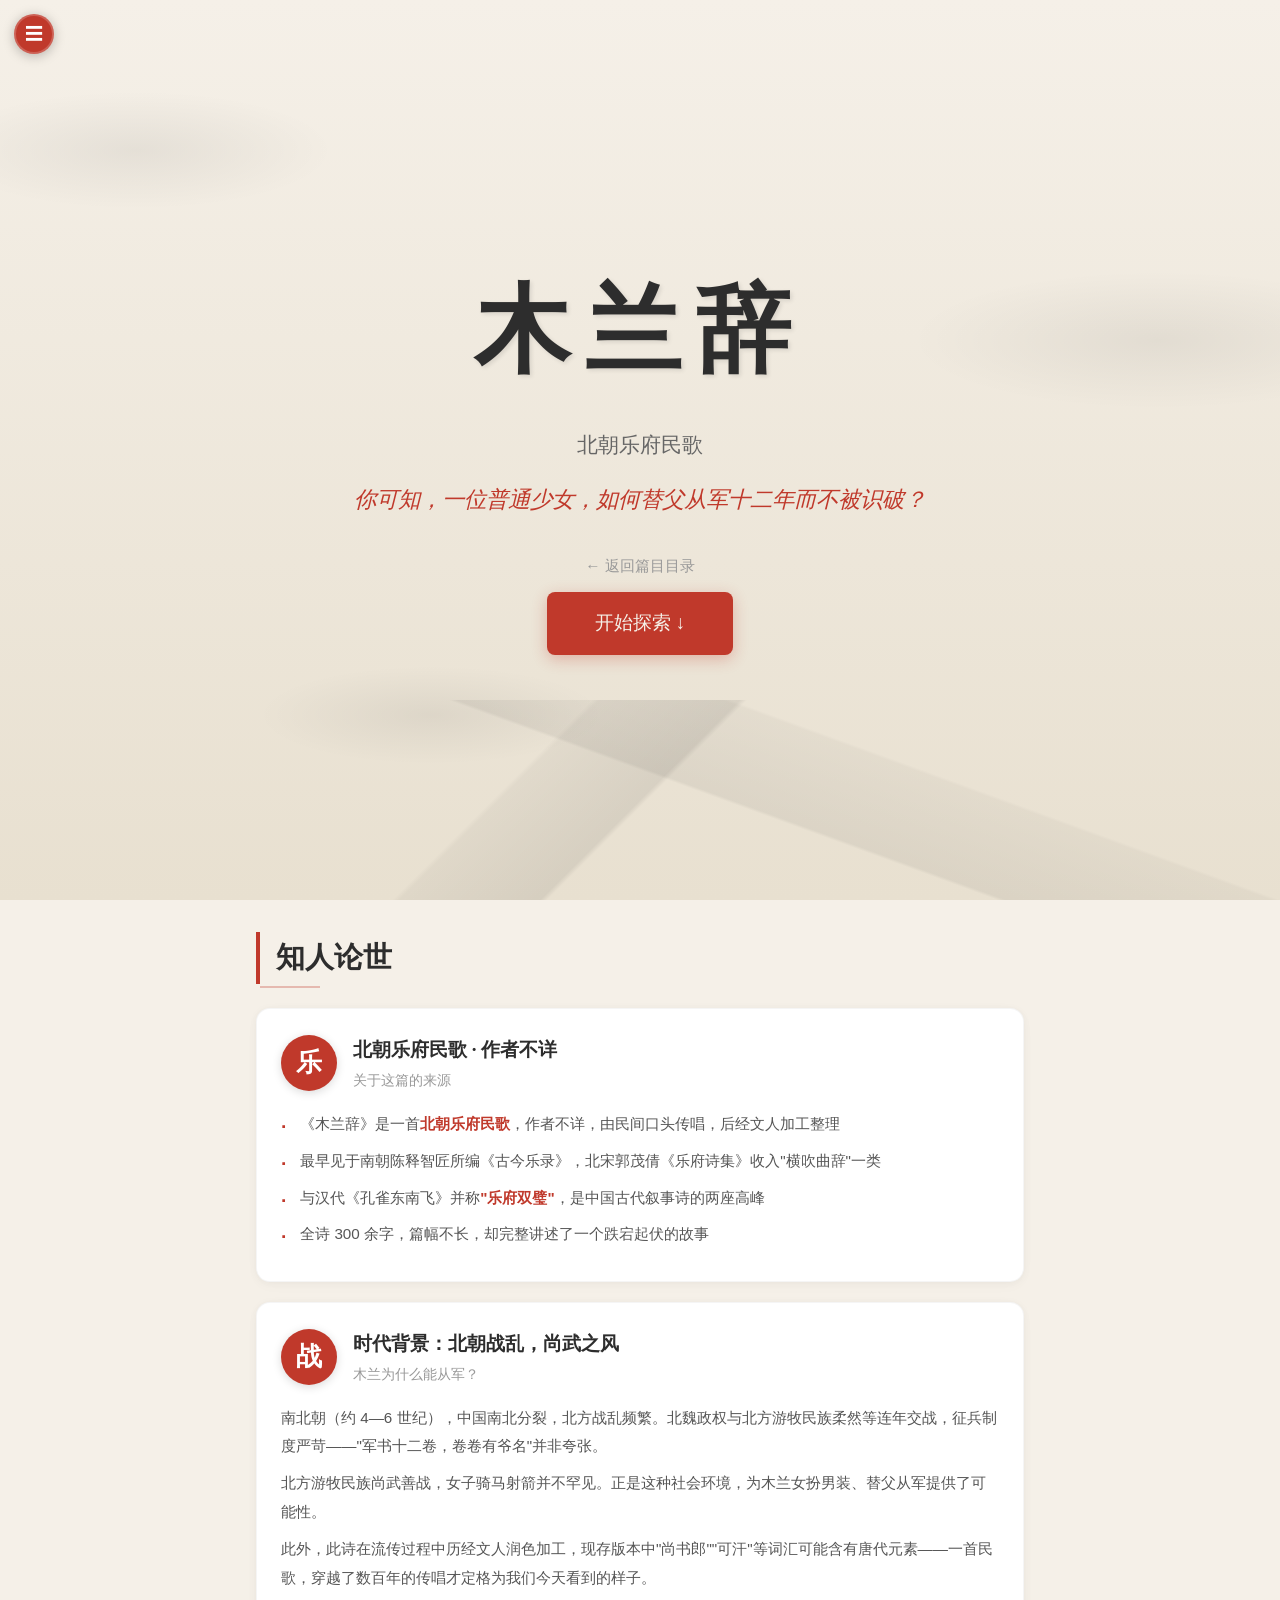
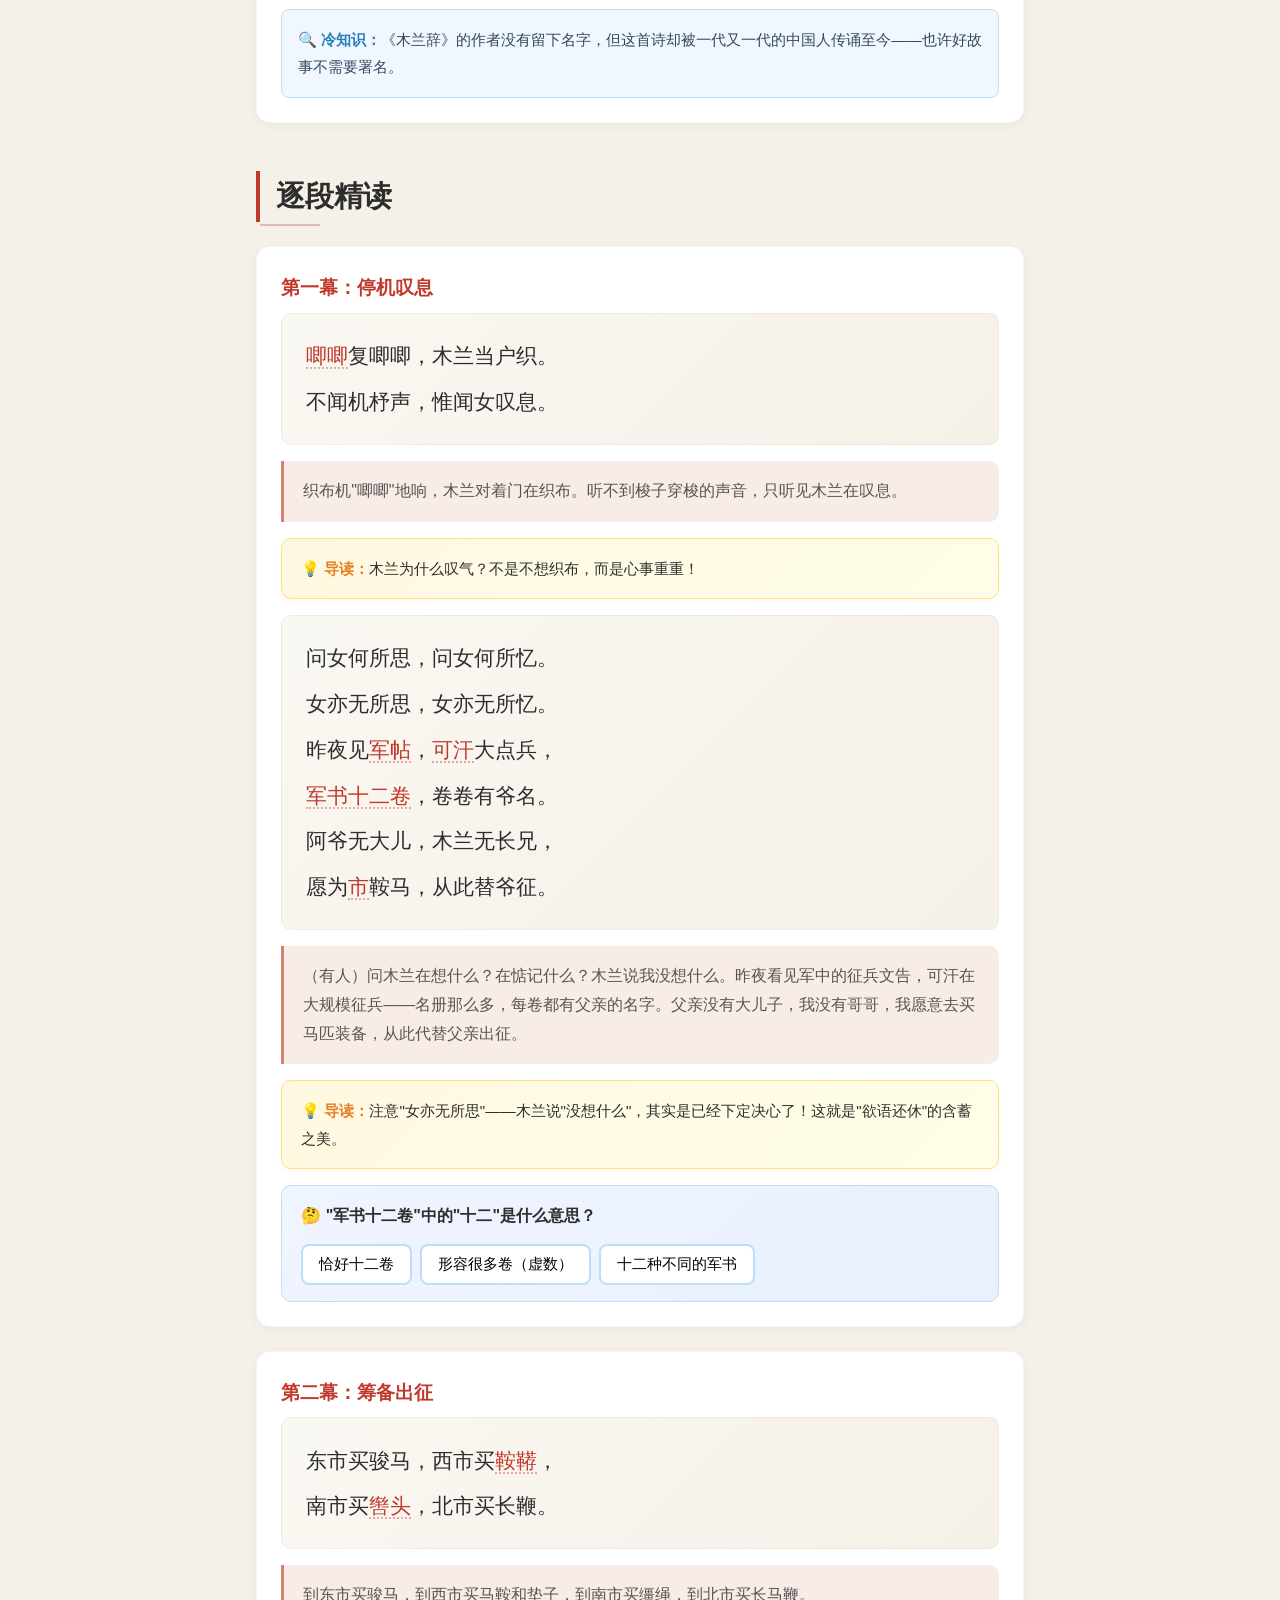
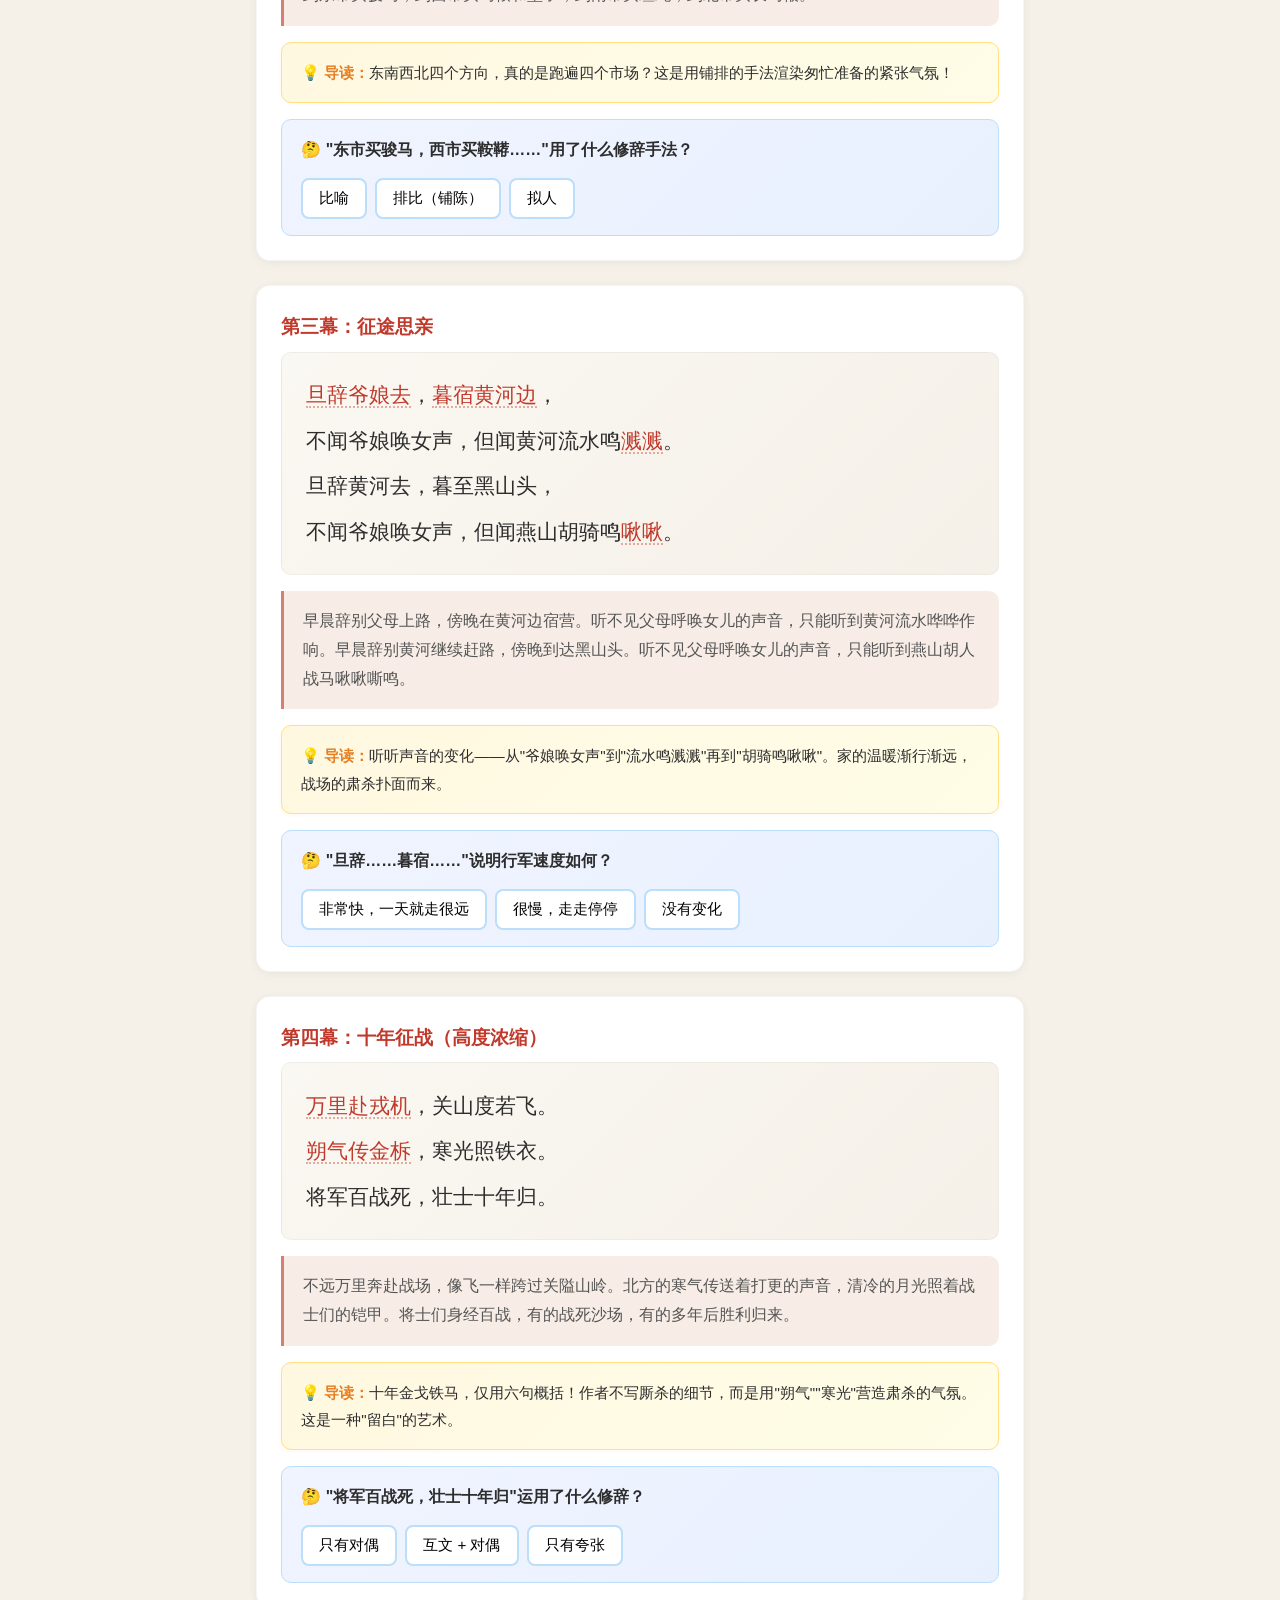
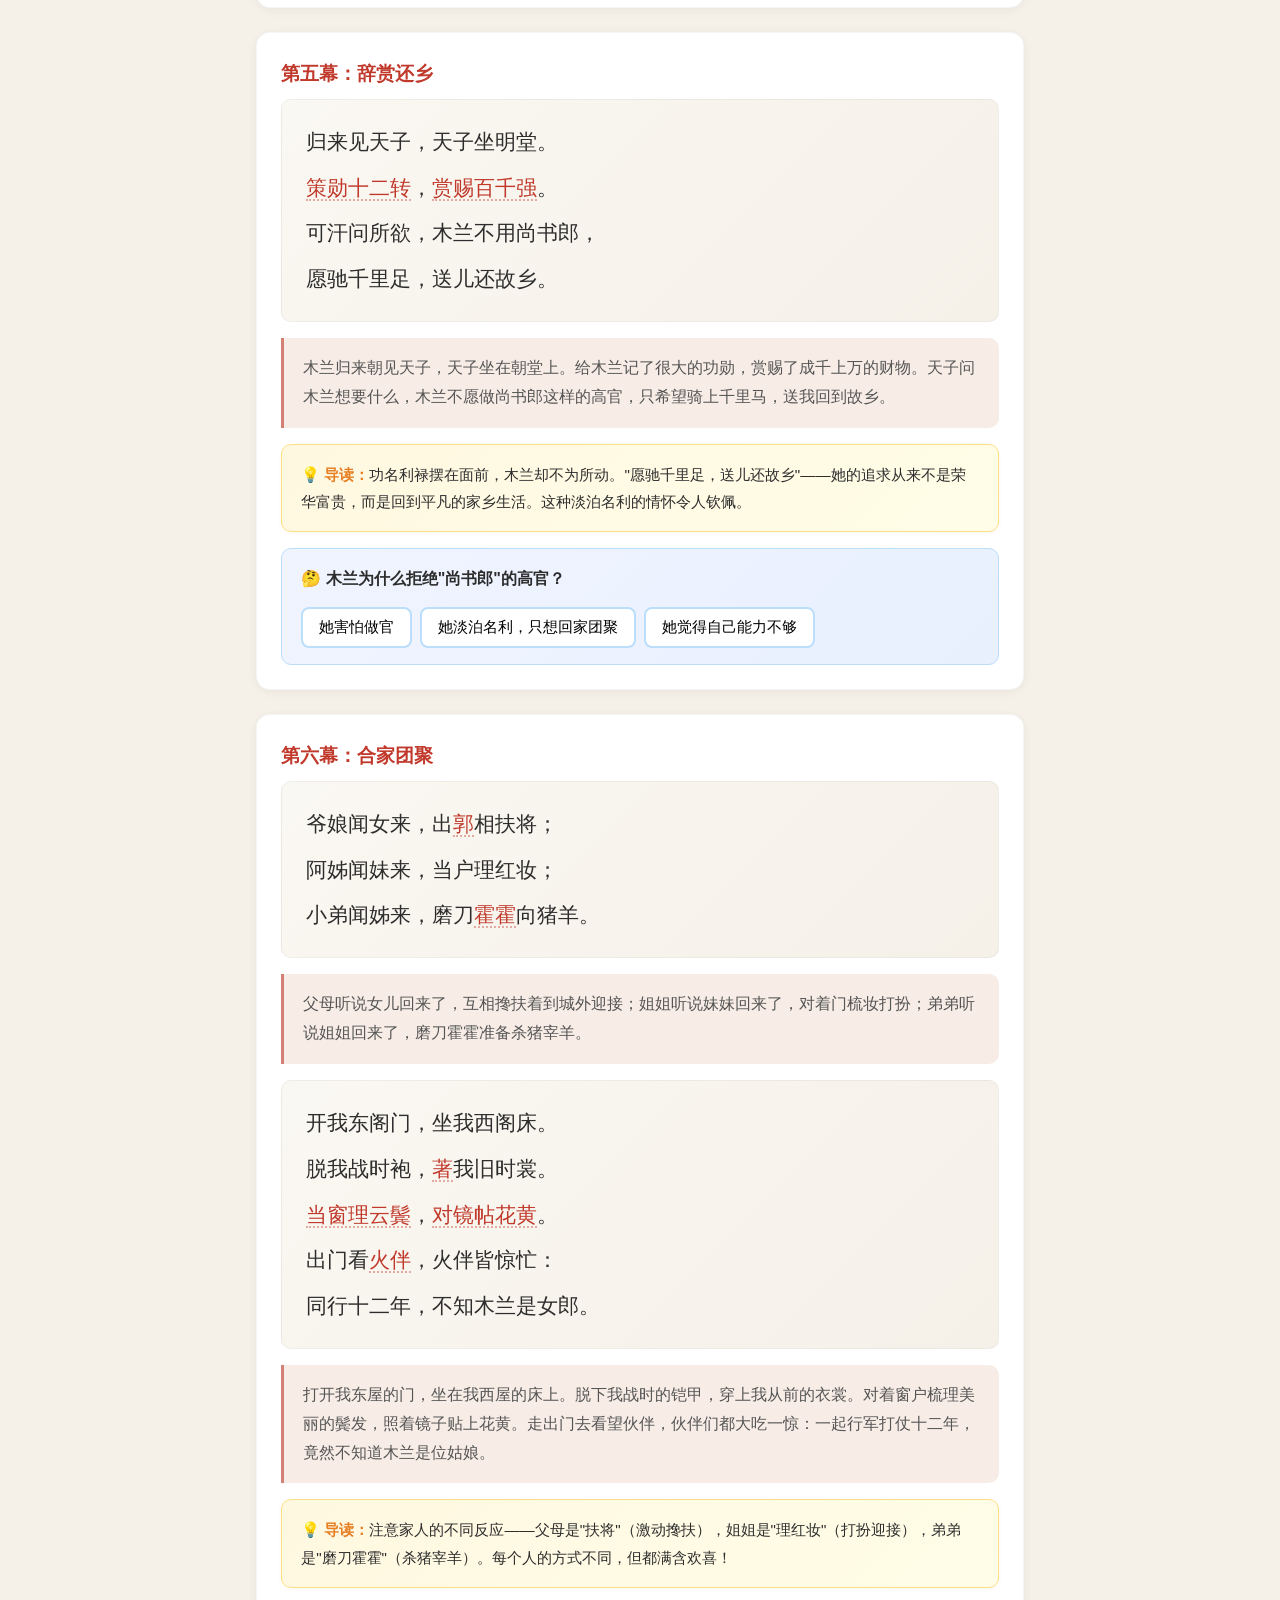
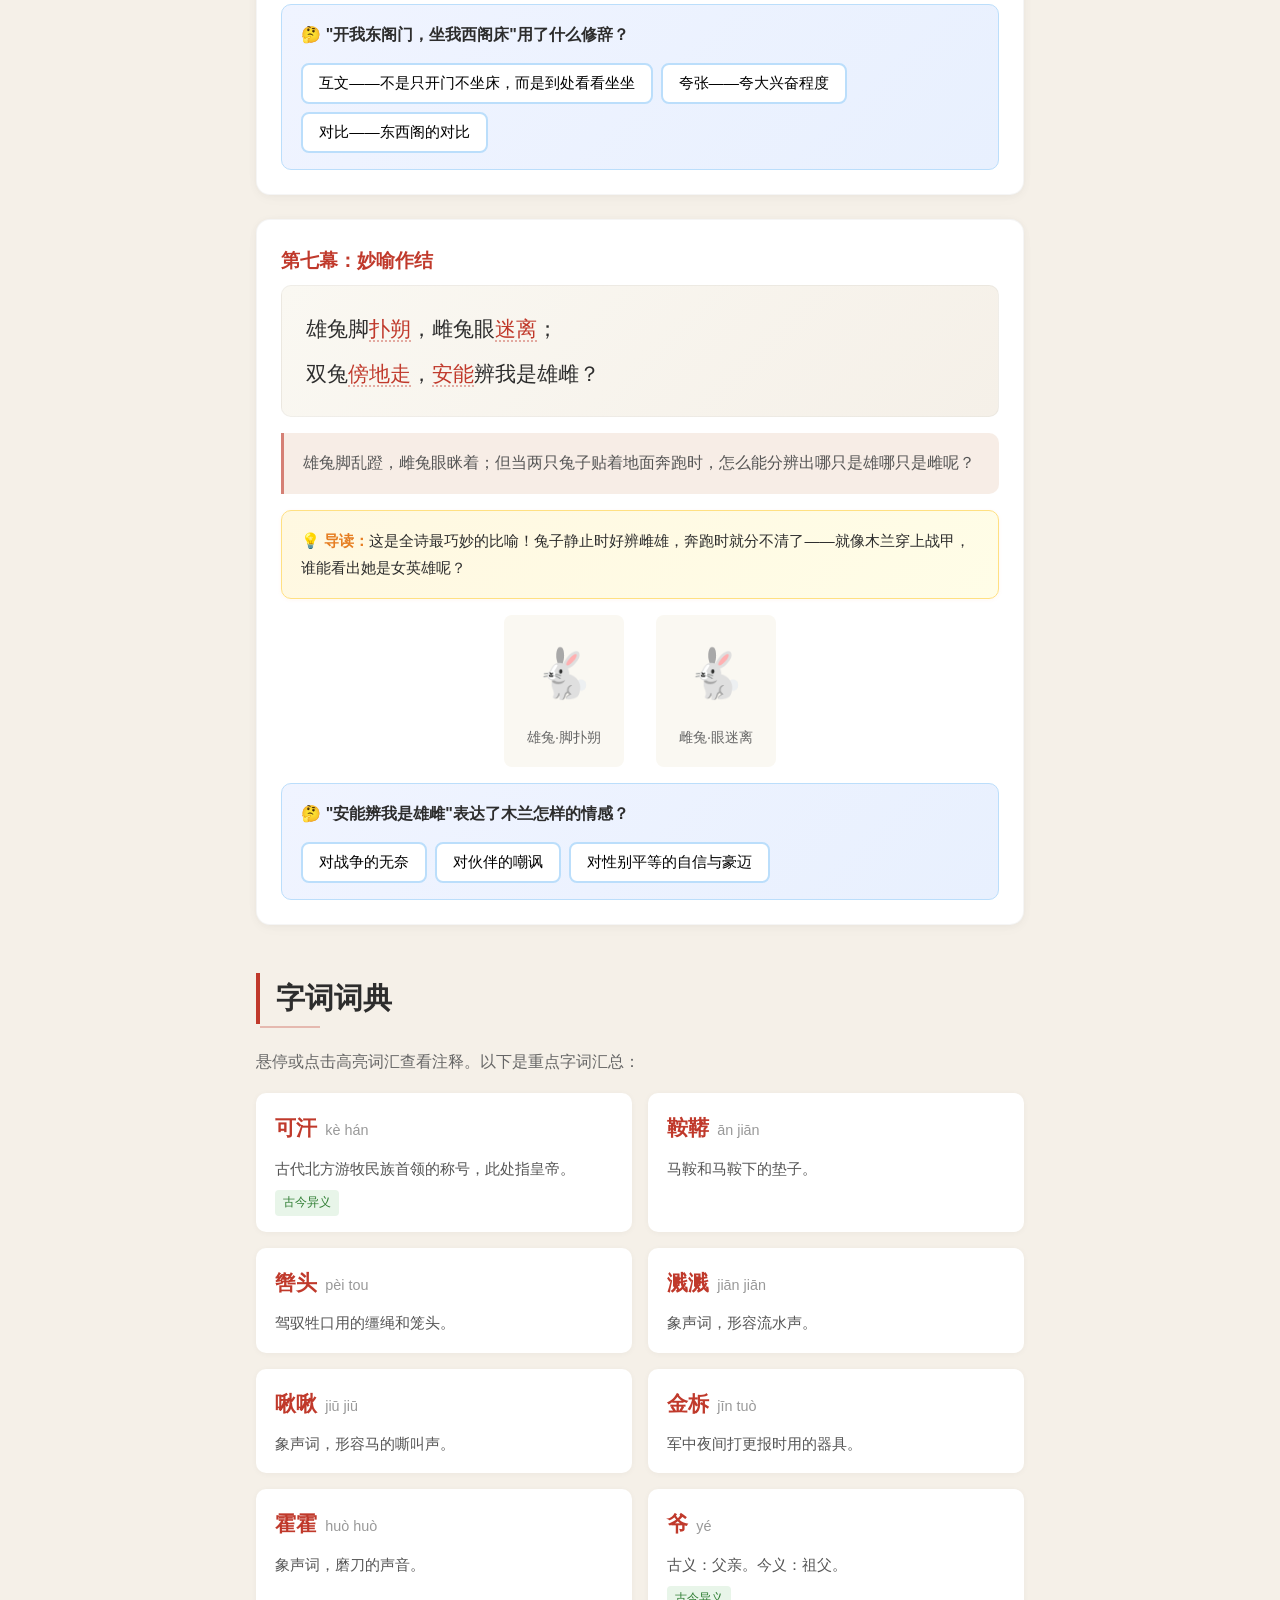
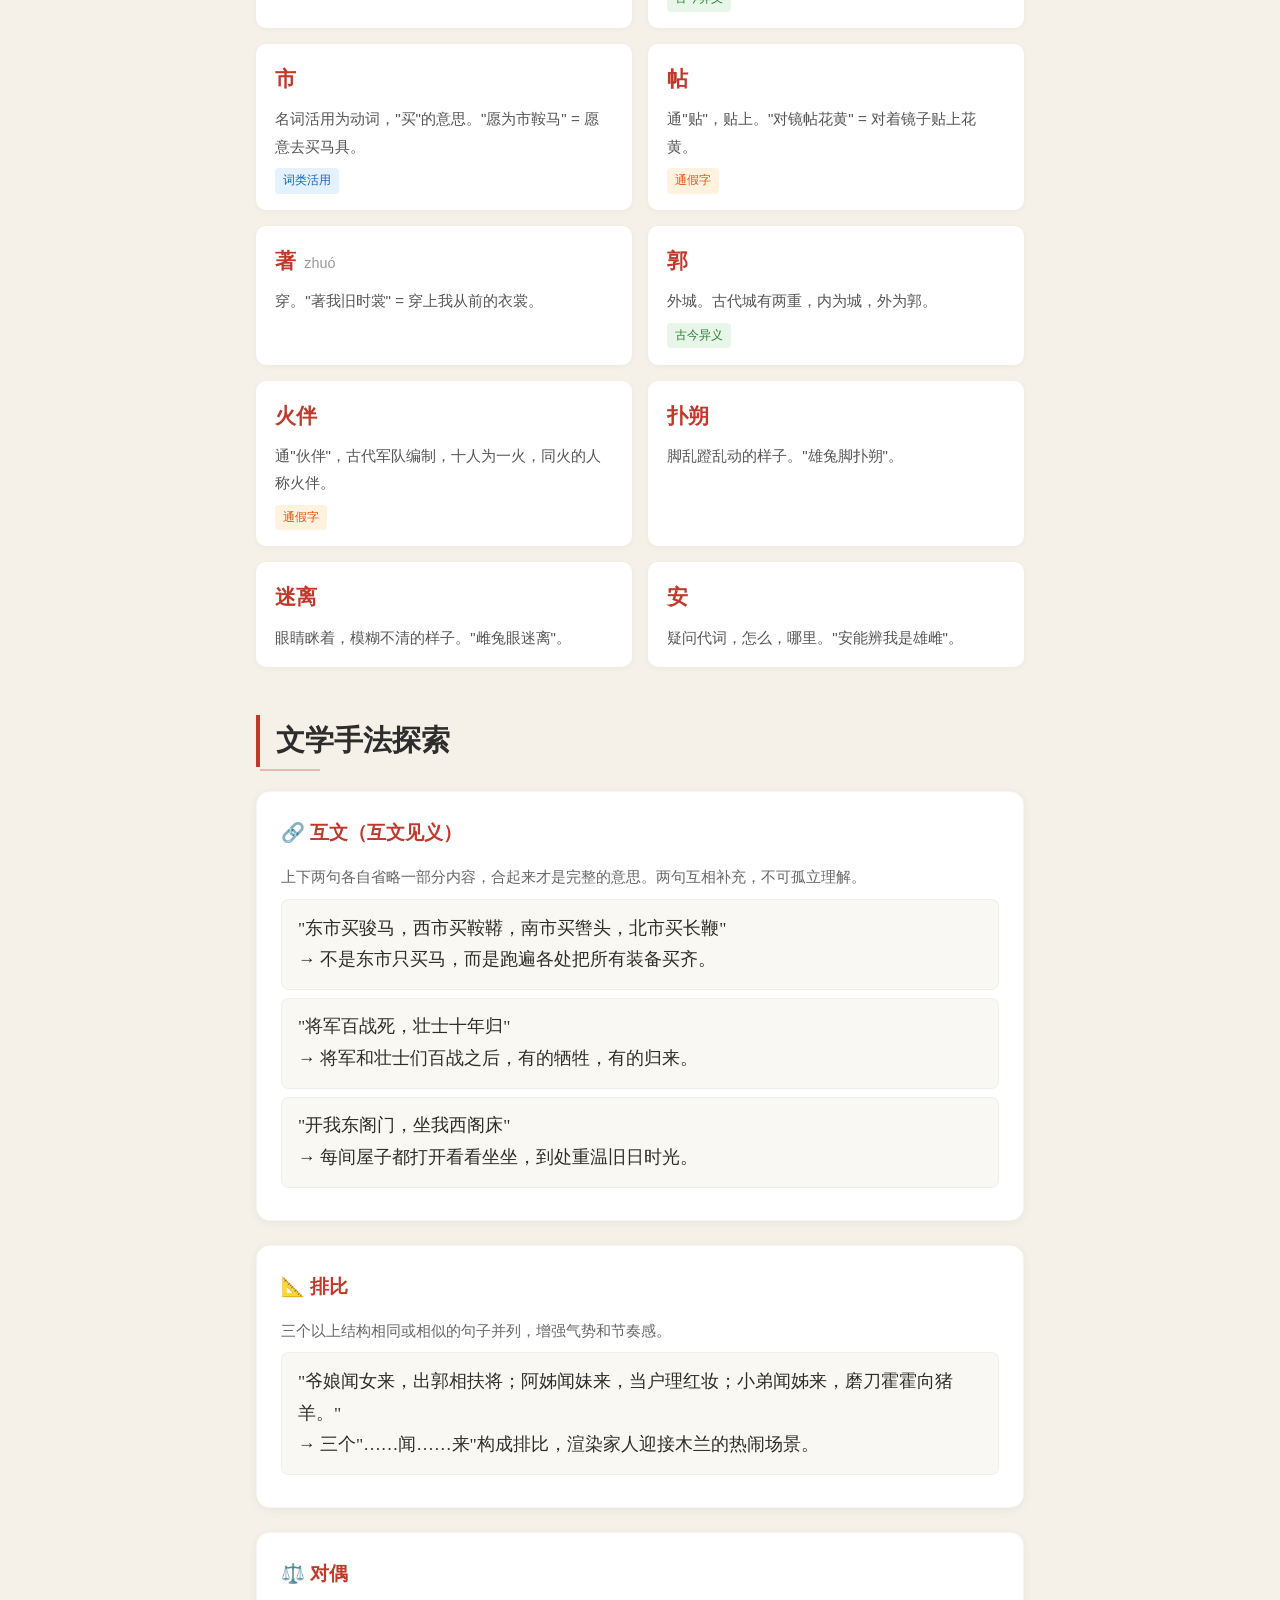
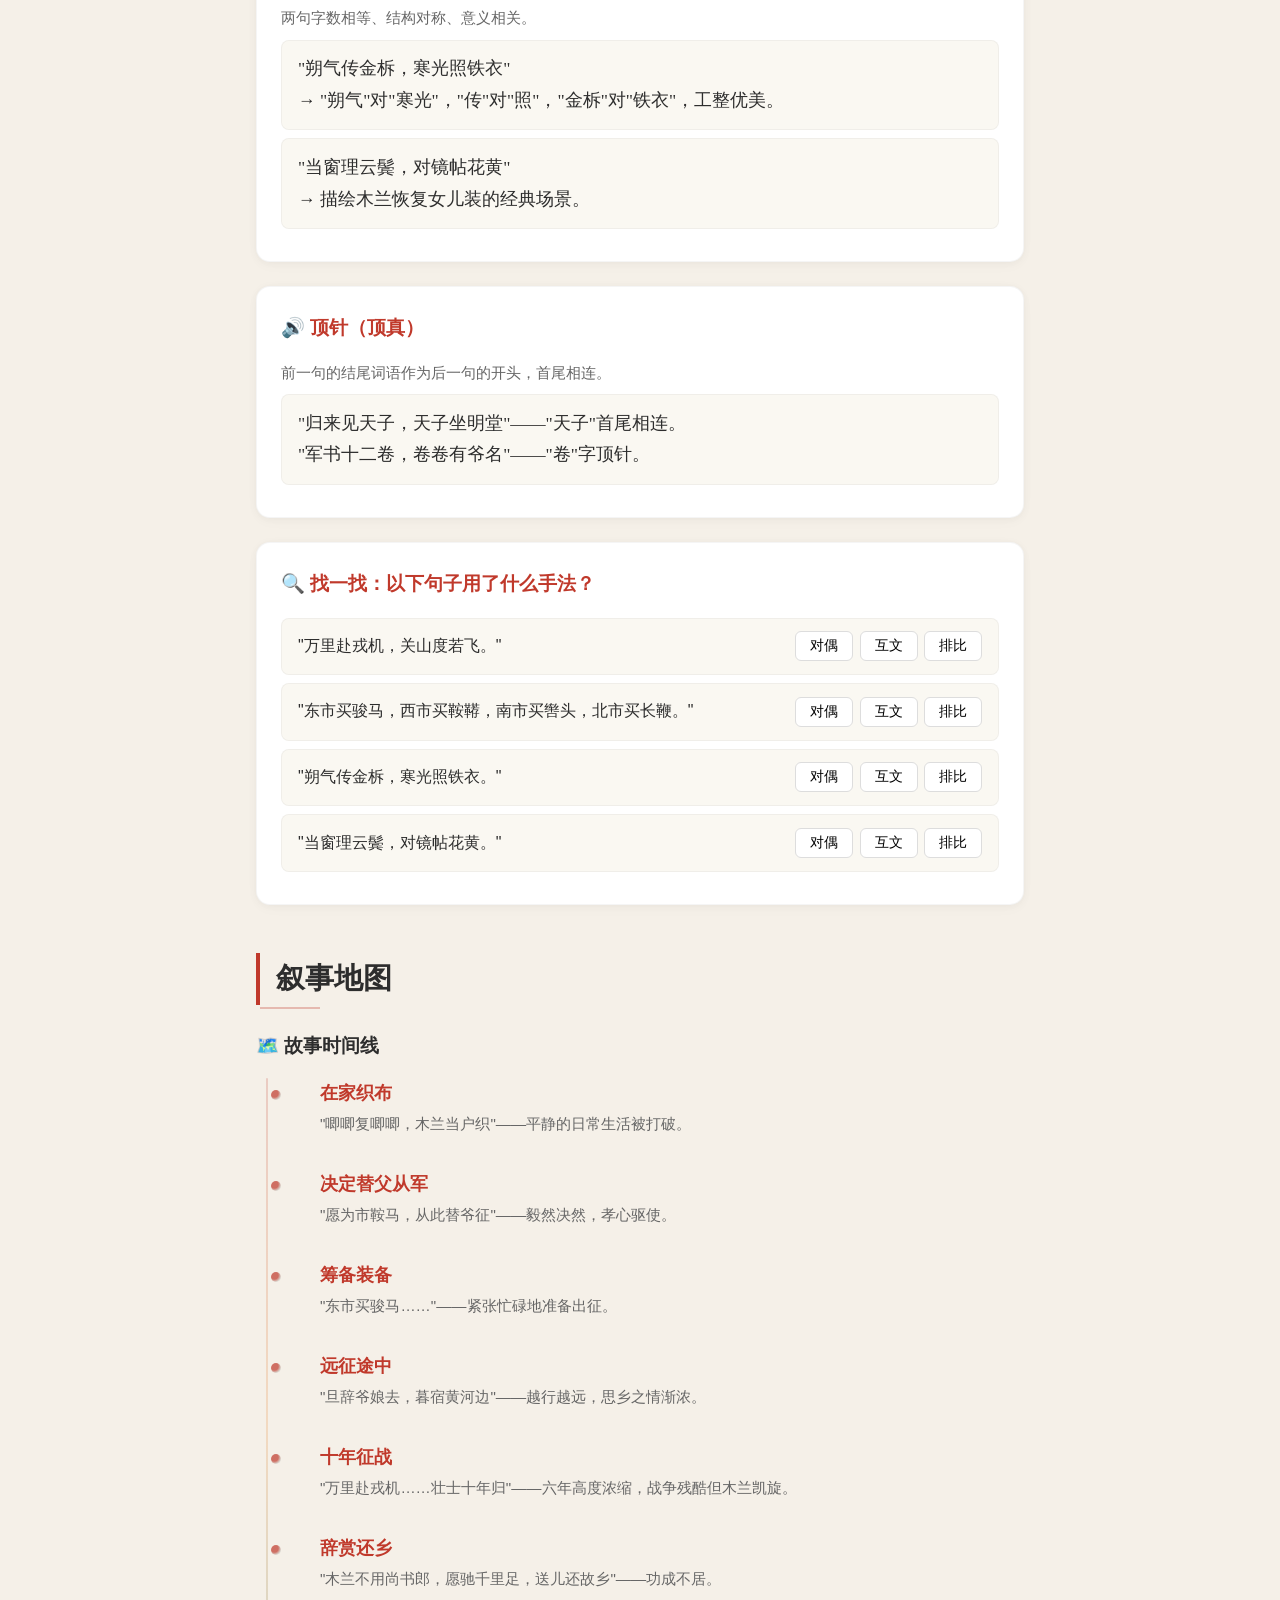
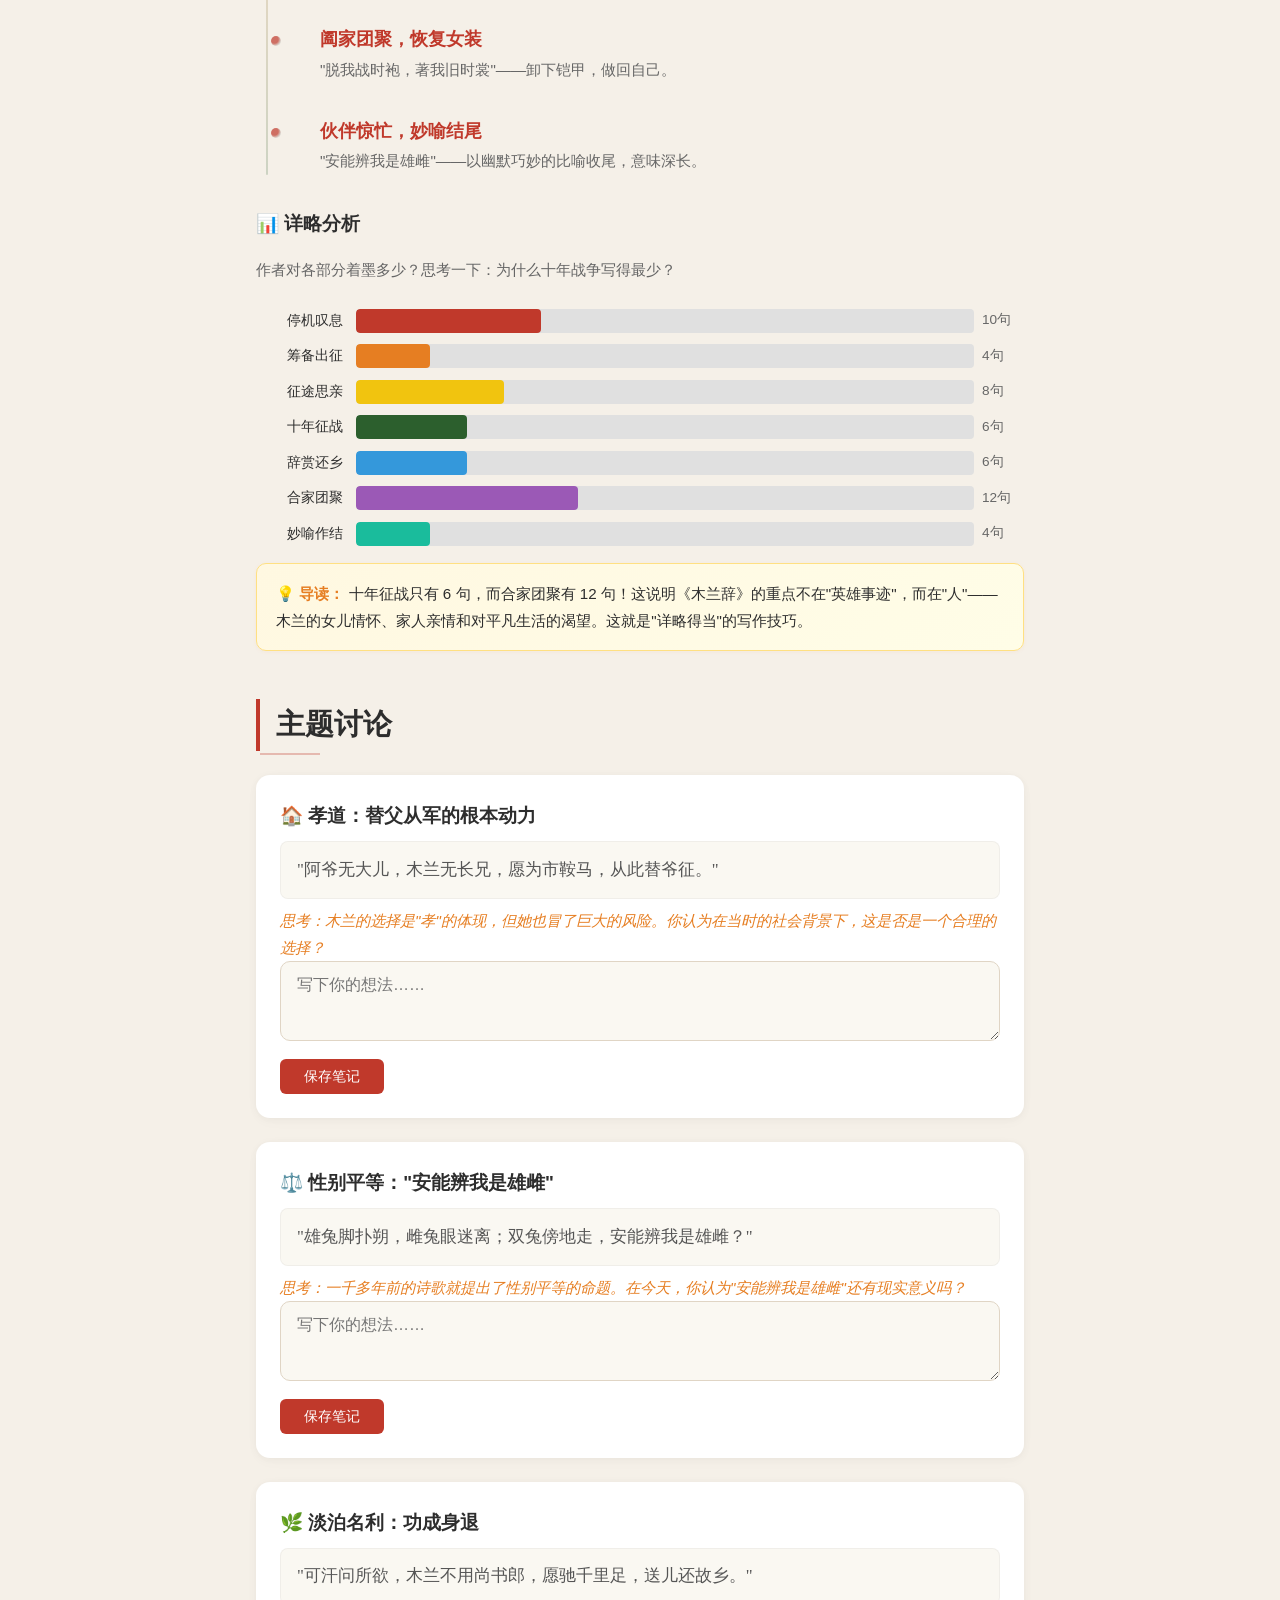
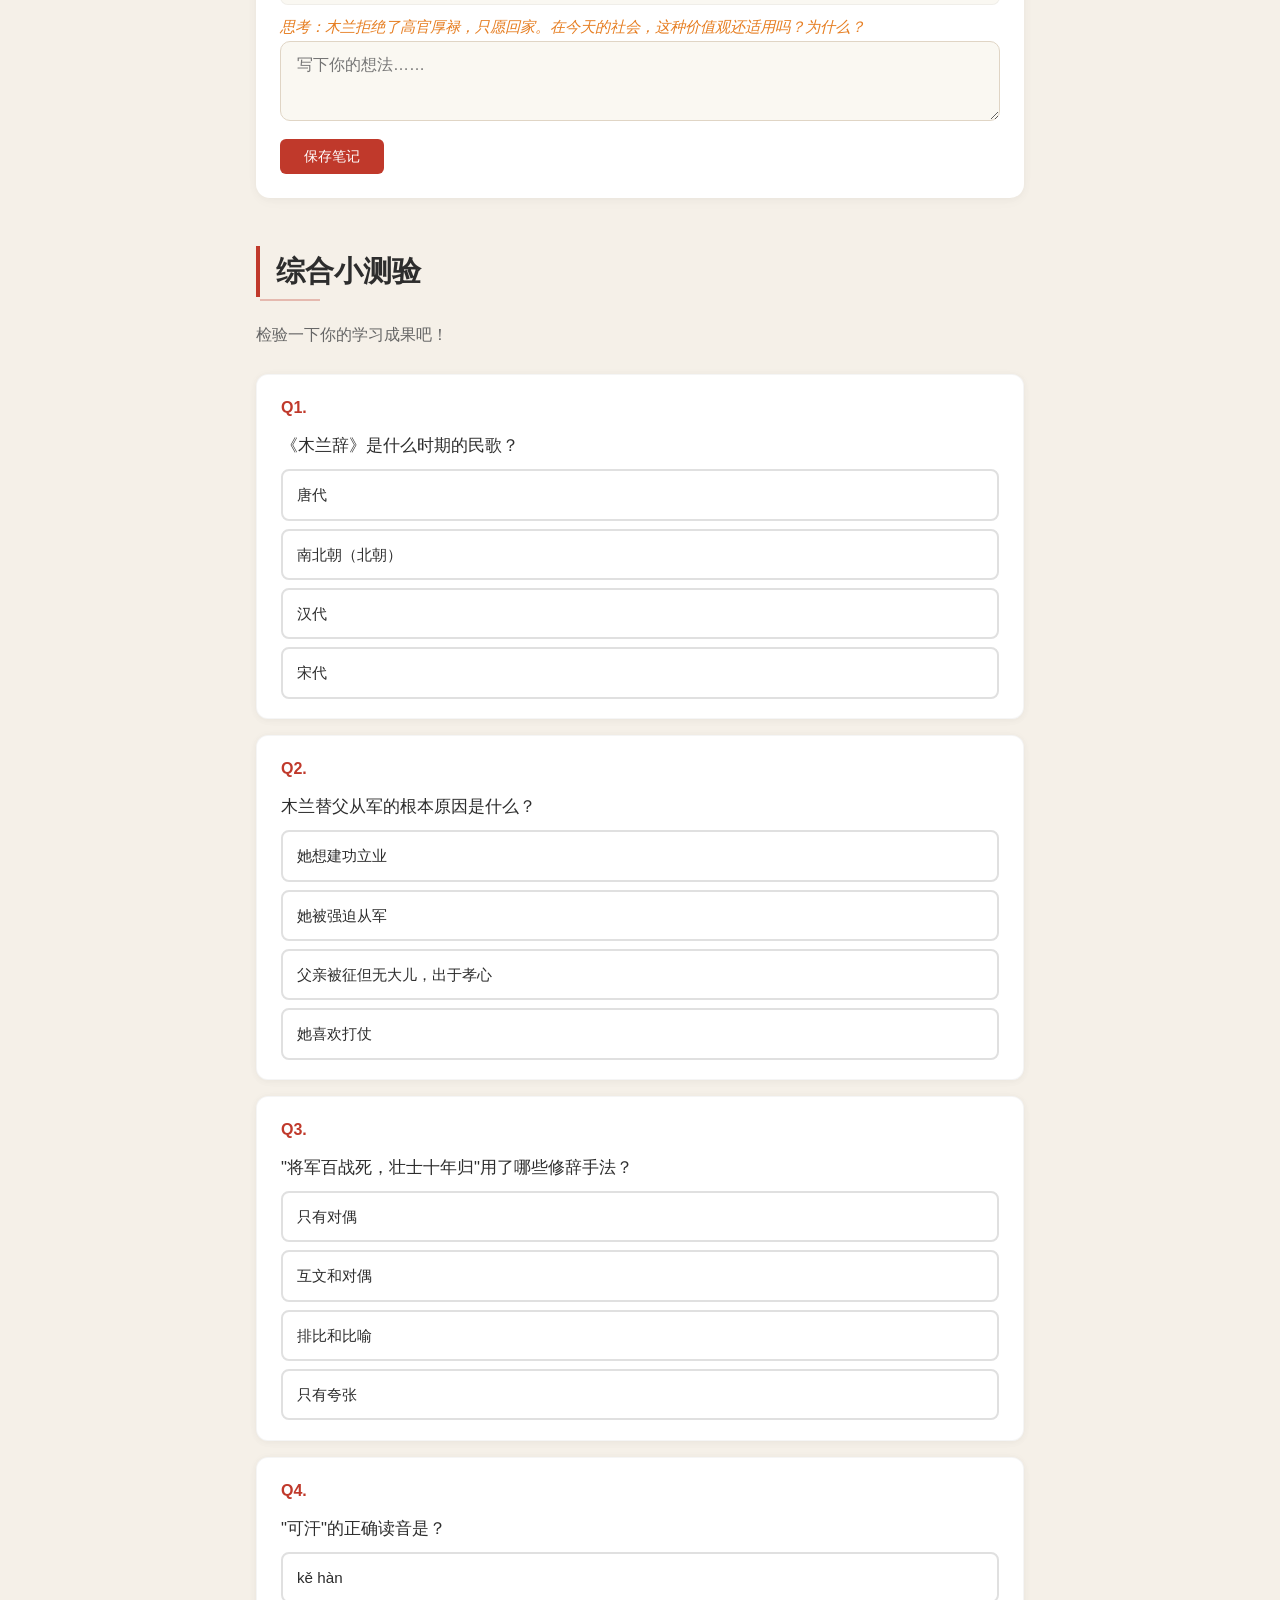
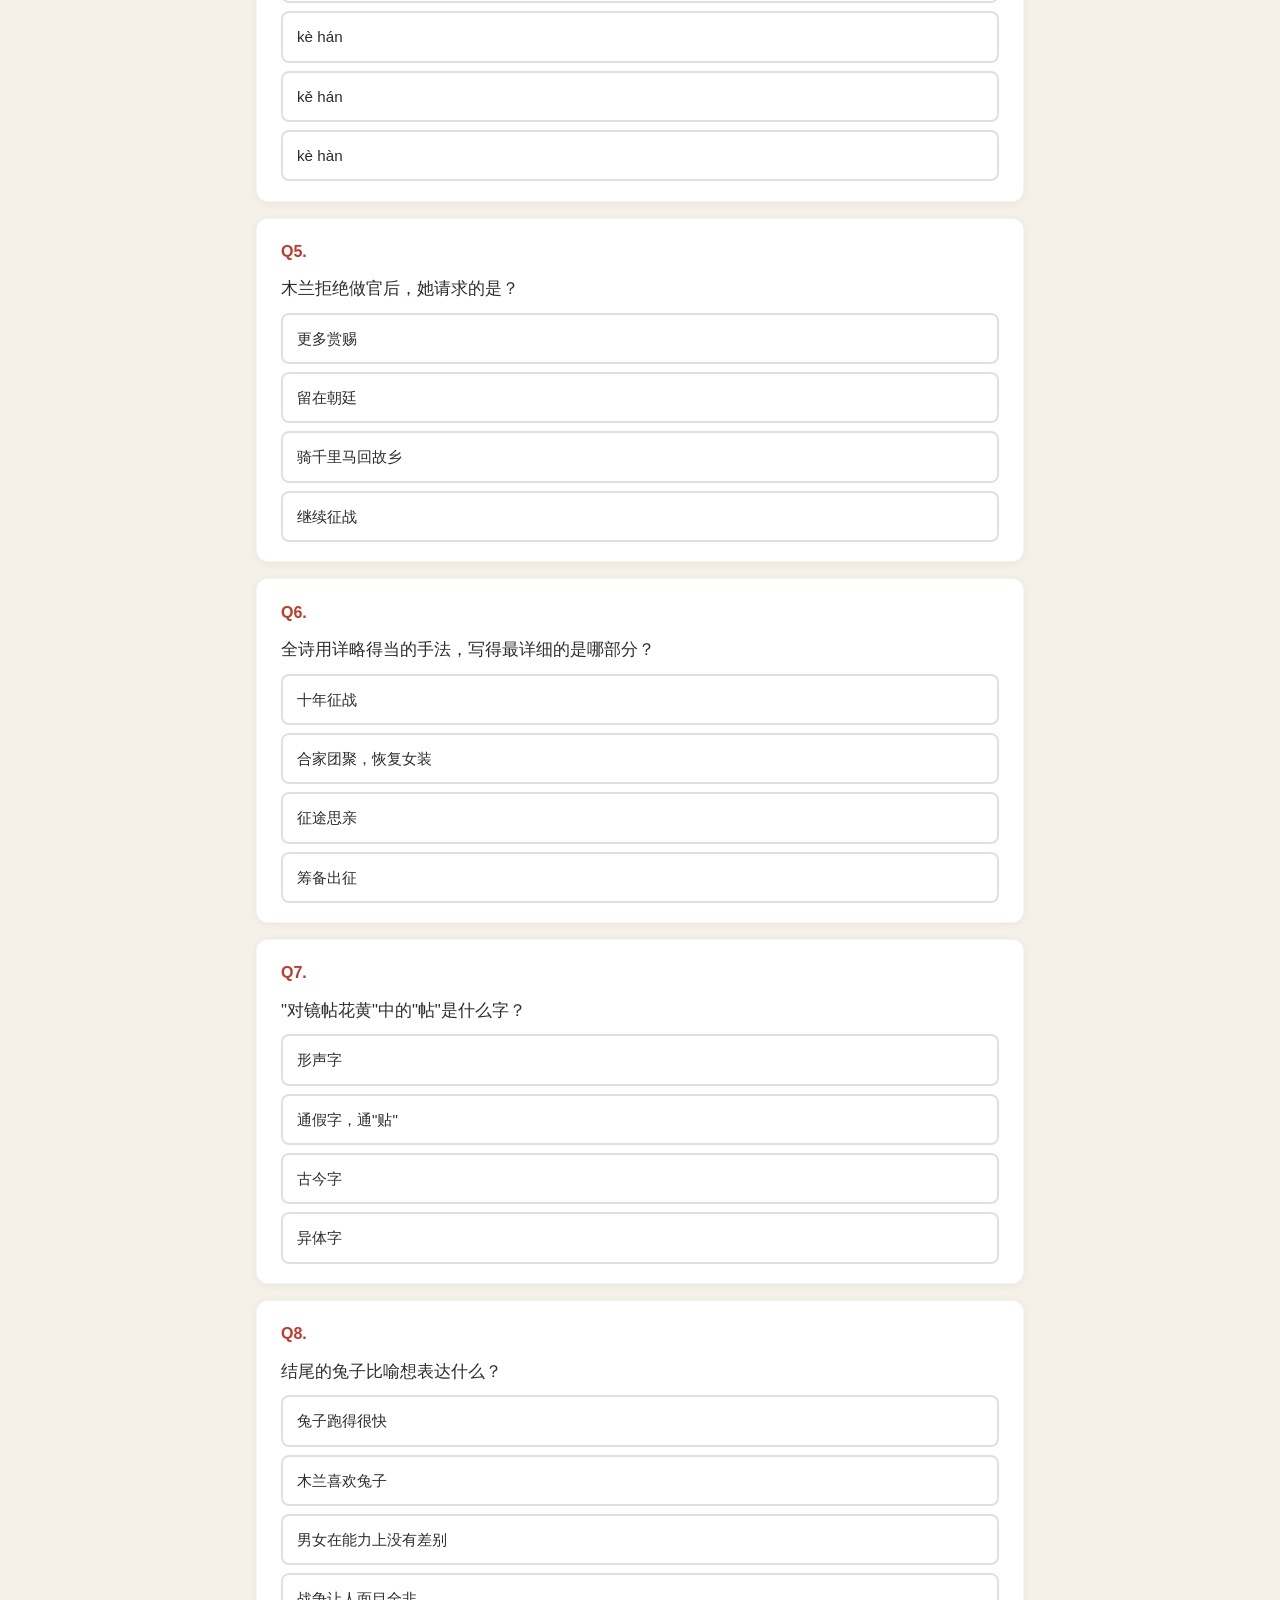
<file: mulanci.html>
<!DOCTYPE html>
<html lang="zh-CN">
<head>
<meta charset="UTF-8">
<meta name="viewport" content="width=device-width, initial-scale=1.0">
<title>木兰辞 — 互动学习</title>
<link rel="stylesheet" href="common.css">
<style>
/* ===== Page-specific ===== */
:root { --accent: #c0392b; --progress-gradient: linear-gradient(90deg, #c0392b, #e67e22); --timeline-gradient: linear-gradient(180deg, #c0392b, #e67e22, #2c5f2d); }

#hero {
  min-height: 100vh; min-height: -webkit-fill-available; min-height: 100dvh;
  display: flex; flex-direction: column; align-items: center; justify-content: center;
  position: relative; overflow: hidden; background: linear-gradient(180deg, #f5f0e8 0%, #e8e0d0 100%);
}
.ink-mountain {
  position: absolute; bottom: 0; width: 100%; height: 200px;
  background: linear-gradient(135deg, transparent 40%, rgba(0,0,0,0.04) 40.5%, rgba(0,0,0,0.08) 50%, transparent 50.5%),
              linear-gradient(200deg, transparent 30%, rgba(0,0,0,0.03) 30.5%, rgba(0,0,0,0.06) 45%, transparent 45.5%);
}
.hero-content { text-align: center; z-index: 1; padding: 2rem; }
.hero-content h1 {
  font-family: "STKaiti", "KaiTi", "Kaiti SC", "Noto Serif SC", serif;
  font-size: clamp(3rem, 8vw, 6rem);
  color: #2d2d2d;
  letter-spacing: 0.15em;
  margin-bottom: 0.5rem;
  text-shadow: 2px 2px 4px rgba(0,0,0,0.1);
}
.hero-content .subtitle {
  font-size: clamp(1rem, 2.5vw, 1.3rem);
  color: #666;
  margin-bottom: 1rem;
}
.hero-content .hook {
  font-size: clamp(1.1rem, 2.5vw, 1.4rem);
  color: #c0392b;
  font-style: italic;
  max-width: 600px;
  margin: 0 auto 2rem;
}
.btn-start {
  display: inline-block; padding: 14px 48px; font-size: 1.2rem;
  background: #c0392b; color: #f5f0e8; border: none; border-radius: 8px;
  cursor: pointer; text-decoration: none;
  transition: transform 0.2s, box-shadow 0.2s;
  box-shadow: 0 4px 15px rgba(192,57,43,0.3);
}
@media (hover: hover) {
  .btn-start:hover { transform: translateY(-2px); box-shadow: 0 6px 20px rgba(192,57,43,0.4); }
}
.back-link {
  display: inline-block; color: #999; text-decoration: none; font-size: 0.95rem;
  transition: color 0.2s; margin-bottom: 0.8rem;
}
@media (hover: hover) {
  .back-link:hover { color: #c0392b; }
}

.theme-card.xiao { border-left-color: #c0392b; }
.theme-card.gender { border-left-color: #e67e22; }
.theme-card.humble { border-left-color: #2c5f2d; }

.rabbit-demo {
  display: flex; gap: 2rem; justify-content: center; align-items: flex-end;
  margin: 1rem 0; flex-wrap: wrap;
}
.rabbit-box {
  text-align: center; padding: 1rem; background: #faf8f2; border-radius: 8px; min-width: 120px;
}
.rabbit-icon { font-size: 3rem; }
.rabbit-label { font-size: 0.9rem; margin-top: 0.5rem; color: #666; }
.rabbit-box.male .rabbit-icon { animation: pushuo 1s ease-in-out infinite; }
.rabbit-box.female .rabbit-icon { animation: mili 1.5s ease-in-out infinite; }
@keyframes pushuo { 0%, 100% { transform: translateY(0); } 50% { transform: translateY(-8px) rotate(-5deg); } }
@keyframes mili { 0%, 100% { transform: scaleY(1); } 50% { transform: scaleY(0.92); } }

@media (max-width: 768px) {
  .hero-content h1 { font-size: 3rem; }
}
</style>
</head>
<body>

<div id="progress-bar" style="width:0%"></div>

<button id="nav-toggle" aria-label="打开导航">☰</button>

<nav id="sidebar" aria-label="文章导航">
  <h3>📖 导航</h3>
  <a href="#hero">首页</a>
  <a href="#sec-background">知人论世</a>
  <a href="#sec-reading">逐段精读</a>
  <a href="#sec-dict">字词词典</a>
  <a href="#sec-devices">文学手法</a>
  <a href="#sec-timeline">叙事地图</a>
  <a href="#sec-themes">主题讨论</a>
  <a href="#sec-quiz">小测验</a>
  <a href="#sec-extend">延伸阅读</a>
</nav>

<!-- Tooltip popup -->
<div class="tooltip-popup" id="tooltip"></div>

<!-- ===== HERO ===== -->
<section id="hero">
  <div class="ink-cloud"></div>
  <div class="ink-cloud"></div>
  <div class="ink-cloud"></div>
  <div class="ink-mountain"></div>
  <div class="hero-content">
    <h1>木兰辞</h1>
    <p class="subtitle">北朝乐府民歌</p>
    <p class="hook">你可知，一位普通少女，如何替父从军十二年而不被识破？</p>
    <a href="index.html" class="back-link">← 返回篇目目录</a>
    <br>
    <a href="#sec-reading" class="btn-start">开始探索 ↓</a>
  </div>
</section>

<!-- ===== MAIN ===== -->
<div id="main">

  <!-- ====== Section: 知人论世 ====== -->
  <div class="section" id="sec-background">
    <h2 class="section-title">知人论世</h2>

    <div class="info-card">
      <div class="info-card-header">
        <div class="author-seal">乐</div>
        <div>
          <h3>北朝乐府民歌 · 作者不详</h3>
          <div class="subtitle-tag">关于这篇的来源</div>
        </div>
      </div>
      <div class="info-card-body">
        <ul>
          <li>《木兰辞》是一首<span class="highlight-text">北朝乐府民歌</span>，作者不详，由民间口头传唱，后经文人加工整理</li>
          <li>最早见于南朝陈释智匠所编《古今乐录》，北宋郭茂倩《乐府诗集》收入"横吹曲辞"一类</li>
          <li>与汉代《孔雀东南飞》并称<span class="highlight-text">"乐府双璧"</span>，是中国古代叙事诗的两座高峰</li>
          <li>全诗 300 余字，篇幅不长，却完整讲述了一个跌宕起伏的故事</li>
        </ul>
      </div>
    </div>

    <div class="info-card">
      <div class="info-card-header">
        <div class="author-seal">战</div>
        <div>
          <h3>时代背景：北朝战乱，尚武之风</h3>
          <div class="subtitle-tag">木兰为什么能从军？</div>
        </div>
      </div>
      <div class="info-card-body">
        <p>南北朝（约 4—6 世纪），中国南北分裂，北方战乱频繁。北魏政权与北方游牧民族柔然等连年交战，征兵制度严苛——"军书十二卷，卷卷有爷名"并非夸张。</p>
        <p>北方游牧民族尚武善战，女子骑马射箭并不罕见。正是这种社会环境，为木兰女扮男装、替父从军提供了可能性。</p>
        <p>此外，此诗在流传过程中历经文人润色加工，现存版本中"尚书郎""可汗"等词汇可能含有唐代元素——一首民歌，穿越了数百年的传唱才定格为我们今天看到的样子。</p>
        <div class="fun-fact">《木兰辞》的作者没有留下名字，但这首诗却被一代又一代的中国人传诵至今——也许好故事不需要署名。</div>
      </div>
    </div>
  </div>

  <!-- ====== Section 1: 逐段精读 ====== -->
  <div class="section" id="sec-reading">
    <h2 class="section-title">逐段精读</h2>

    <!-- Card 1: 停机叹息 -->
    <div class="poem-card">
      <h3 style="color:#c0392b;margin-bottom:0.5rem;">第一幕：停机叹息</h3>
      <div class="poem-original">
        <span class="hl" tabindex="0" data-tip="织布机发出的声音，也作'唧唧'。形容织布声，这里暗示木兰心不在焉。">唧唧</span>复唧唧，木兰当户织。<br>
        不闻机杼声，惟闻女叹息。
      </div>
      <div class="poem-translation">
        织布机"唧唧"地响，木兰对着门在织布。听不到梭子穿梭的声音，只听见木兰在叹息。
      </div>
      <div class="tip-box">木兰为什么叹气？不是不想织布，而是心事重重！</div>

      <div class="poem-original">
        问女何所思，问女何所忆。<br>
        女亦无所思，女亦无所忆。<br>
        昨夜见<span class="hl" tabindex="0" data-tip="军中的文告，征兵通知">军帖</span>，<span class="hl" tabindex="0" data-tip="古代北方游牧民族首领的称号，这里指皇帝。读音：kè hán">可汗</span>大点兵，<br>
        <span class="hl" tabindex="0" data-tip="虚数，形容很多卷，并非确指十二卷">军书十二卷</span>，卷卷有爷名。<br>
        阿爷无大儿，木兰无长兄，<br>
        愿为<span class="hl" tabindex="0" data-tip="市：名词活用为动词，买">市</span>鞍马，从此替爷征。
      </div>
      <div class="poem-translation">
        （有人）问木兰在想什么？在惦记什么？木兰说我没想什么。昨夜看见军中的征兵文告，可汗在大规模征兵——名册那么多，每卷都有父亲的名字。父亲没有大儿子，我没有哥哥，我愿意去买马匹装备，从此代替父亲出征。
      </div>
      <div class="tip-box">注意"女亦无所思"——木兰说"没想什么"，其实是已经下定决心了！这就是"欲语还休"的含蓄之美。</div>
      <div class="mini-quiz" data-quiz="1">
        <div class="question">🤔 "军书十二卷"中的"十二"是什么意思？</div>
        <div class="options">
          <button class="opt-btn" data-correct="false">恰好十二卷</button>
          <button class="opt-btn" data-correct="true">形容很多卷（虚数）</button>
          <button class="opt-btn" data-correct="false">十二种不同的军书</button>
        </div>
        <div class="explanation">古汉语中，"十二"常作为虚数使用，表示数量很多，类似"三番五次"的"三"和"五"。</div>
      </div>
    </div>

    <!-- Card 2: 市鞍出征 -->
    <div class="poem-card">
      <h3 style="color:#c0392b;margin-bottom:0.5rem;">第二幕：筹备出征</h3>
      <div class="poem-original">
        东市买骏马，西市买<span class="hl" tabindex="0" data-tip="马鞍和垫子。鞍：马鞍；鞯：马鞍下的垫子。读音：ān jiān">鞍鞯</span>，<br>
        南市买<span class="hl" tabindex="0" data-tip="缰绳和笼头。读音：pèi tou">辔头</span>，北市买长鞭。
      </div>
      <div class="poem-translation">
        到东市买骏马，到西市买马鞍和垫子，到南市买缰绳，到北市买长马鞭。
      </div>
      <div class="tip-box">东南西北四个方向，真的是跑遍四个市场？这是用铺排的手法渲染匆忙准备的紧张气氛！</div>
      <div class="mini-quiz" data-quiz="2">
        <div class="question">🤔 "东市买骏马，西市买鞍鞯……"用了什么修辞手法？</div>
        <div class="options">
          <button class="opt-btn" data-correct="false">比喻</button>
          <button class="opt-btn" data-correct="true">排比（铺陈）</button>
          <button class="opt-btn" data-correct="false">拟人</button>
        </div>
        <div class="explanation">四句结构相同，方位词+市+买+物品，这是排比手法，也叫铺陈，营造出紧张忙碌的氛围。</div>
      </div>
    </div>

    <!-- Card 3: 征途思亲 -->
    <div class="poem-card">
      <h3 style="color:#c0392b;margin-bottom:0.5rem;">第三幕：征途思亲</h3>
      <div class="poem-original">
        <span class="hl" tabindex="0" data-tip="旦：早晨。辞：告别">旦辞爷娘去</span>，<span class="hl" tabindex="0" data-tip="暮：傍晚。宿：住宿">暮宿黄河边</span>，<br>
        不闻爷娘唤女声，但闻黄河流水鸣<span class="hl" tabindex="0" data-tip="流水声。读音：jiān jiān">溅溅</span>。<br>
        旦辞黄河去，暮至黑山头，<br>
        不闻爷娘唤女声，但闻燕山胡骑鸣<span class="hl" tabindex="0" data-tip="马嘶叫声。读音：jiū jiū">啾啾</span>。
      </div>
      <div class="poem-translation">
        早晨辞别父母上路，傍晚在黄河边宿营。听不见父母呼唤女儿的声音，只能听到黄河流水哗哗作响。早晨辞别黄河继续赶路，傍晚到达黑山头。听不见父母呼唤女儿的声音，只能听到燕山胡人战马啾啾嘶鸣。
      </div>
      <div class="tip-box">听听声音的变化——从"爷娘唤女声"到"流水鸣溅溅"再到"胡骑鸣啾啾"。家的温暖渐行渐远，战场的肃杀扑面而来。</div>
      <div class="mini-quiz" data-quiz="3">
        <div class="question">🤔 "旦辞……暮宿……"说明行军速度如何？</div>
        <div class="options">
          <button class="opt-btn" data-correct="true">非常快，一天就走很远</button>
          <button class="opt-btn" data-correct="false">很慢，走走停停</button>
          <button class="opt-btn" data-correct="false">没有变化</button>
        </div>
        <div class="explanation">"旦"是早晨，"暮"是傍晚，说明木兰一行行军速度极快，用夸张手法表现征途之急。</div>
      </div>
    </div>

    <!-- Card 4: 十年征战 -->
    <div class="poem-card">
      <h3 style="color:#c0392b;margin-bottom:0.5rem;">第四幕：十年征战（高度浓缩）</h3>
      <div class="poem-original">
        <span class="hl" tabindex="0" data-tip="万里：虚数，形容极远。赴戎机：奔赴战场">万里赴戎机</span>，关山度若飞。<br>
        <span class="hl" tabindex="0" data-tip="朔气：北方的寒气。金柝：军中打更用的器具">朔气传金柝</span>，寒光照铁衣。<br>
        将军百战死，壮士十年归。
      </div>
      <div class="poem-translation">
        不远万里奔赴战场，像飞一样跨过关隘山岭。北方的寒气传送着打更的声音，清冷的月光照着战士们的铠甲。将士们身经百战，有的战死沙场，有的多年后胜利归来。
      </div>
      <div class="tip-box">十年金戈铁马，仅用六句概括！作者不写厮杀的细节，而是用"朔气""寒光"营造肃杀的气氛。这是一种"留白"的艺术。</div>
      <div class="mini-quiz" data-quiz="4">
        <div class="question">🤔 "将军百战死，壮士十年归"运用了什么修辞？</div>
        <div class="options">
          <button class="opt-btn" data-correct="false">只有对偶</button>
          <button class="opt-btn" data-correct="true">互文 + 对偶</button>
          <button class="opt-btn" data-correct="false">只有夸张</button>
        </div>
        <div class="explanation">这句既是工整的对偶，又是互文——不是"将军都死了，士兵都回来了"，而是"将军和士兵们百战之后，有的牺牲，有的归来"。</div>
      </div>
    </div>

    <!-- Card 5: 辞赏还乡 -->
    <div class="poem-card">
      <h3 style="color:#c0392b;margin-bottom:0.5rem;">第五幕：辞赏还乡</h3>
      <div class="poem-original">
        归来见天子，天子坐明堂。<br>
        <span class="hl" tabindex="0" data-tip="策勋：记功。转：军功每提升一等叫一转">策勋十二转</span>，<span class="hl" tabindex="0" data-tip="强：有余，多">赏赐百千强</span>。<br>
        可汗问所欲，木兰不用尚书郎，<br>
        愿驰千里足，送儿还故乡。
      </div>
      <div class="poem-translation">
        木兰归来朝见天子，天子坐在朝堂上。给木兰记了很大的功勋，赏赐了成千上万的财物。天子问木兰想要什么，木兰不愿做尚书郎这样的高官，只希望骑上千里马，送我回到故乡。
      </div>
      <div class="tip-box">功名利禄摆在面前，木兰却不为所动。"愿驰千里足，送儿还故乡"——她的追求从来不是荣华富贵，而是回到平凡的家乡生活。这种淡泊名利的情怀令人钦佩。</div>
      <div class="mini-quiz" data-quiz="5">
        <div class="question">🤔 木兰为什么拒绝"尚书郎"的高官？</div>
        <div class="options">
          <button class="opt-btn" data-correct="false">她害怕做官</button>
          <button class="opt-btn" data-correct="true">她淡泊名利，只想回家团聚</button>
          <button class="opt-btn" data-correct="false">她觉得自己能力不够</button>
        </div>
        <div class="explanation">木兰替父从军不是为了功名利禄，而是出于对父亲的孝心。战争结束后，她只想回到家人身边，这体现了她淡泊名利的品格。</div>
      </div>
    </div>

    <!-- Card 6: 合家团聚 -->
    <div class="poem-card">
      <h3 style="color:#c0392b;margin-bottom:0.5rem;">第六幕：合家团聚</h3>
      <div class="poem-original">
        爷娘闻女来，出<span class="hl" tabindex="0" data-tip="外城。古代城有两重，内为城，外为郭">郭</span>相扶将；<br>
        阿姊闻妹来，当户理红妆；<br>
        小弟闻姊来，磨刀<span class="hl" tabindex="0" data-tip="磨刀声。形容磨刀的声音很快">霍霍</span>向猪羊。
      </div>
      <div class="poem-translation">
        父母听说女儿回来了，互相搀扶着到城外迎接；姐姐听说妹妹回来了，对着门梳妆打扮；弟弟听说姐姐回来了，磨刀霍霍准备杀猪宰羊。
      </div>

      <div class="poem-original">
        开我东阁门，坐我西阁床。<br>
        脱我战时袍，<span class="hl" tabindex="0" data-tip="著：穿。读音：zhuó">著</span>我旧时裳。<br>
        <span class="hl" tabindex="0" data-tip="当窗：对着窗户。理：梳理。云鬓：像云一样蓬松美丽的鬓发">当窗理云鬓</span>，<span class="hl" tabindex="0" data-tip="对镜：对着镜子。帖：通'贴'，贴上。花黄：古代妇女的一种面部装饰">对镜帖花黄</span>。<br>
        出门看<span class="hl" tabindex="0" data-tip="通'伙伴'，同伍的战友">火伴</span>，火伴皆惊忙：<br>
        同行十二年，不知木兰是女郎。
      </div>
      <div class="poem-translation">
        打开我东屋的门，坐在我西屋的床上。脱下我战时的铠甲，穿上我从前的衣裳。对着窗户梳理美丽的鬓发，照着镜子贴上花黄。走出门去看望伙伴，伙伴们都大吃一惊：一起行军打仗十二年，竟然不知道木兰是位姑娘。
      </div>
      <div class="tip-box">注意家人的不同反应——父母是"扶将"（激动搀扶），姐姐是"理红妆"（打扮迎接），弟弟是"磨刀霍霍"（杀猪宰羊）。每个人的方式不同，但都满含欢喜！</div>
      <div class="mini-quiz" data-quiz="6">
        <div class="question">🤔 "开我东阁门，坐我西阁床"用了什么修辞？</div>
        <div class="options">
          <button class="opt-btn" data-correct="true">互文——不是只开门不坐床，而是到处看看坐坐</button>
          <button class="opt-btn" data-correct="false">夸张——夸大兴奋程度</button>
          <button class="opt-btn" data-correct="false">对比——东西阁的对比</button>
        </div>
        <div class="explanation">这是互文手法，意思是木兰兴奋地打开每个房间的门，在每张床上坐坐，表达了她久别归家后的激动心情。</div>
      </div>
    </div>

    <!-- Card 7: 比喻作结 -->
    <div class="poem-card">
      <h3 style="color:#c0392b;margin-bottom:0.5rem;">第七幕：妙喻作结</h3>
      <div class="poem-original">
        雄兔脚<span class="hl" tabindex="0" data-tip="扑朔：脚乱蹬乱动的样子">扑朔</span>，雌兔眼<span class="hl" tabindex="0" data-tip="迷离：眼睛眯着，模糊不清">迷离</span>；<br>
        双兔<span class="hl" tabindex="0" data-tip="傍地走：贴着地面跑。傍：贴近">傍地走</span>，<span class="hl" tabindex="0" data-tip="安：怎么，哪里">安能</span>辨我是雄雌？
      </div>
      <div class="poem-translation">
        雄兔脚乱蹬，雌兔眼眯着；但当两只兔子贴着地面奔跑时，怎么能分辨出哪只是雄哪只是雌呢？
      </div>
      <div class="tip-box">这是全诗最巧妙的比喻！兔子静止时好辨雌雄，奔跑时就分不清了——就像木兰穿上战甲，谁能看出她是女英雄呢？</div>

      <!-- Rabbit demo -->
      <div class="rabbit-demo">
        <div class="rabbit-box male">
          <div class="rabbit-icon">🐇</div>
          <div class="rabbit-label">雄兔·脚扑朔</div>
        </div>
        <div class="rabbit-box female">
          <div class="rabbit-icon">🐇</div>
          <div class="rabbit-label">雌兔·眼迷离</div>
        </div>
      </div>

      <div class="mini-quiz" data-quiz="7">
        <div class="question">🤔 "安能辨我是雄雌"表达了木兰怎样的情感？</div>
        <div class="options">
          <button class="opt-btn" data-correct="false">对战争的无奈</button>
          <button class="opt-btn" data-correct="false">对伙伴的嘲讽</button>
          <button class="opt-btn" data-correct="true">对性别平等的自信与豪迈</button>
        </div>
        <div class="explanation">这个巧妙的比喻以幽默而自信的语气，表达了男女本无高下之分的核心思想，升华了全诗主题。</div>
      </div>
    </div>
  </div>

  <!-- ====== Section 2: 字词词典 ====== -->
  <div class="section" id="sec-dict">
    <h2 class="section-title">字词词典</h2>
    <p style="color:#666;margin-bottom:1rem;">悬停或点击高亮词汇查看注释。以下是重点字词汇总：</p>
    <div class="dict-grid">
      <div class="dict-card">
        <span class="word">可汗</span><span class="pinyin">kè hán</span>
        <div class="meaning">古代北方游牧民族首领的称号，此处指皇帝。</div>
        <span class="tag gujin">古今异义</span>
      </div>
      <div class="dict-card">
        <span class="word">鞍鞯</span><span class="pinyin">ān jiān</span>
        <div class="meaning">马鞍和马鞍下的垫子。</div>
      </div>
      <div class="dict-card">
        <span class="word">辔头</span><span class="pinyin">pèi tou</span>
        <div class="meaning">驾驭牲口用的缰绳和笼头。</div>
      </div>
      <div class="dict-card">
        <span class="word">溅溅</span><span class="pinyin">jiān jiān</span>
        <div class="meaning">象声词，形容流水声。</div>
      </div>
      <div class="dict-card">
        <span class="word">啾啾</span><span class="pinyin">jiū jiū</span>
        <div class="meaning">象声词，形容马的嘶叫声。</div>
      </div>
      <div class="dict-card">
        <span class="word">金柝</span><span class="pinyin">jīn tuò</span>
        <div class="meaning">军中夜间打更报时用的器具。</div>
      </div>
      <div class="dict-card">
        <span class="word">霍霍</span><span class="pinyin">huò huò</span>
        <div class="meaning">象声词，磨刀的声音。</div>
      </div>
      <div class="dict-card">
        <span class="word">爷</span><span class="pinyin">yé</span>
        <div class="meaning">古义：父亲。今义：祖父。</div>
        <span class="tag gujin">古今异义</span>
      </div>
      <div class="dict-card">
        <span class="word">市</span>
        <div class="meaning">名词活用为动词，"买"的意思。"愿为市鞍马" = 愿意去买马具。</div>
        <span class="tag huoyong">词类活用</span>
      </div>
      <div class="dict-card">
        <span class="word">帖</span>
        <div class="meaning">通"贴"，贴上。"对镜帖花黄" = 对着镜子贴上花黄。</div>
        <span class="tag tongjia">通假字</span>
      </div>
      <div class="dict-card">
        <span class="word">著</span><span class="pinyin">zhuó</span>
        <div class="meaning">穿。"著我旧时裳" = 穿上我从前的衣裳。</div>
      </div>
      <div class="dict-card">
        <span class="word">郭</span>
        <div class="meaning">外城。古代城有两重，内为城，外为郭。</div>
        <span class="tag gujin">古今异义</span>
      </div>
      <div class="dict-card">
        <span class="word">火伴</span>
        <div class="meaning">通"伙伴"，古代军队编制，十人为一火，同火的人称火伴。</div>
        <span class="tag tongjia">通假字</span>
      </div>
      <div class="dict-card">
        <span class="word">扑朔</span>
        <div class="meaning">脚乱蹬乱动的样子。"雄兔脚扑朔"。</div>
      </div>
      <div class="dict-card">
        <span class="word">迷离</span>
        <div class="meaning">眼睛眯着，模糊不清的样子。"雌兔眼迷离"。</div>
      </div>
      <div class="dict-card">
        <span class="word">安</span>
        <div class="meaning">疑问代词，怎么，哪里。"安能辨我是雄雌"。</div>
      </div>
    </div>
  </div>

  <!-- ====== Section 3: 文学手法 ====== -->
  <div class="section" id="sec-devices">
    <h2 class="section-title">文学手法探索</h2>

    <div class="device-card">
      <h3>🔗 互文（互文见义）</h3>
      <div class="explain">上下两句各自省略一部分内容，合起来才是完整的意思。两句互相补充，不可孤立理解。</div>
      <div class="example">
        "东市买骏马，西市买鞍鞯，南市买辔头，北市买长鞭"<br>
        → 不是东市只买马，而是跑遍各处把所有装备买齐。
      </div>
      <div class="example">
        "将军百战死，壮士十年归"<br>
        → 将军和壮士们百战之后，有的牺牲，有的归来。
      </div>
      <div class="example">
        "开我东阁门，坐我西阁床"<br>
        → 每间屋子都打开看看坐坐，到处重温旧日时光。
      </div>
    </div>

    <div class="device-card">
      <h3>📐 排比</h3>
      <div class="explain">三个以上结构相同或相似的句子并列，增强气势和节奏感。</div>
      <div class="example">
        "爷娘闻女来，出郭相扶将；阿姊闻妹来，当户理红妆；小弟闻姊来，磨刀霍霍向猪羊。"<br>
        → 三个"……闻……来"构成排比，渲染家人迎接木兰的热闹场景。
      </div>
    </div>

    <div class="device-card">
      <h3>⚖️ 对偶</h3>
      <div class="explain">两句字数相等、结构对称、意义相关。</div>
      <div class="example">
        "朔气传金柝，寒光照铁衣"<br>
        → "朔气"对"寒光"，"传"对"照"，"金柝"对"铁衣"，工整优美。
      </div>
      <div class="example">
        "当窗理云鬓，对镜帖花黄"<br>
        → 描绘木兰恢复女儿装的经典场景。
      </div>
    </div>

    <div class="device-card">
      <h3>🔊 顶针（顶真）</h3>
      <div class="explain">前一句的结尾词语作为后一句的开头，首尾相连。</div>
      <div class="example">
        "归来见天子，天子坐明堂"——"天子"首尾相连。<br>
        "军书十二卷，卷卷有爷名"——"卷"字顶针。
      </div>
    </div>

    <div class="device-card">
      <h3>🔍 找一找：以下句子用了什么手法？</h3>
      <div class="find-game" id="find-game">
        <div class="sentence" data-answer="互文">
          <span>"万里赴戎机，关山度若飞。"</span>
          <div class="device-options">
            <button class="device-btn" data-answer="对偶">对偶</button>
            <button class="device-btn" data-answer="互文">互文</button>
            <button class="device-btn" data-answer="排比">排比</button>
          </div>
        </div>
        <div class="sentence" data-answer="排比">
          <span>"东市买骏马，西市买鞍鞯，南市买辔头，北市买长鞭。"</span>
          <div class="device-options">
            <button class="device-btn" data-answer="对偶">对偶</button>
            <button class="device-btn" data-answer="互文">互文</button>
            <button class="device-btn" data-answer="排比">排比</button>
          </div>
        </div>
        <div class="sentence" data-answer="对偶">
          <span>"朔气传金柝，寒光照铁衣。"</span>
          <div class="device-options">
            <button class="device-btn" data-answer="对偶">对偶</button>
            <button class="device-btn" data-answer="互文">互文</button>
            <button class="device-btn" data-answer="排比">排比</button>
          </div>
        </div>
        <div class="sentence" data-answer="对偶">
          <span>"当窗理云鬓，对镜帖花黄。"</span>
          <div class="device-options">
            <button class="device-btn" data-answer="对偶">对偶</button>
            <button class="device-btn" data-answer="互文">互文</button>
            <button class="device-btn" data-answer="排比">排比</button>
          </div>
        </div>
      </div>
    </div>
  </div>

  <!-- ====== Section 4: 叙事地图 ====== -->
  <div class="section" id="sec-timeline">
    <h2 class="section-title">叙事地图</h2>

    <h3 style="margin-bottom:1rem;">🗺️ 故事时间线</h3>
    <div class="timeline">
      <div class="timeline-item">
        <h4>在家织布</h4>
        <div class="desc">"唧唧复唧唧，木兰当户织"——平静的日常生活被打破。</div>
      </div>
      <div class="timeline-item">
        <h4>决定替父从军</h4>
        <div class="desc">"愿为市鞍马，从此替爷征"——毅然决然，孝心驱使。</div>
      </div>
      <div class="timeline-item">
        <h4>筹备装备</h4>
        <div class="desc">"东市买骏马……"——紧张忙碌地准备出征。</div>
      </div>
      <div class="timeline-item">
        <h4>远征途中</h4>
        <div class="desc">"旦辞爷娘去，暮宿黄河边"——越行越远，思乡之情渐浓。</div>
      </div>
      <div class="timeline-item">
        <h4>十年征战</h4>
        <div class="desc">"万里赴戎机……壮士十年归"——六年高度浓缩，战争残酷但木兰凯旋。</div>
      </div>
      <div class="timeline-item">
        <h4>辞赏还乡</h4>
        <div class="desc">"木兰不用尚书郎，愿驰千里足，送儿还故乡"——功成不居。</div>
      </div>
      <div class="timeline-item">
        <h4>阖家团聚，恢复女装</h4>
        <div class="desc">"脱我战时袍，著我旧时裳"——卸下铠甲，做回自己。</div>
      </div>
      <div class="timeline-item">
        <h4>伙伴惊忙，妙喻结尾</h4>
        <div class="desc">"安能辨我是雄雌"——以幽默巧妙的比喻收尾，意味深长。</div>
      </div>
    </div>

    <h3 style="margin:2rem 0 1rem;">📊 详略分析</h3>
    <p style="color:#666;margin-bottom:1rem;font-size:0.95rem;">
      作者对各部分着墨多少？思考一下：为什么十年战争写得最少？
    </p>
    <div class="chart-bar-container">
      <div class="chart-row">
        <div class="label">停机叹息</div>
        <div class="bar-bg"><div class="bar-fill" style="width:30%;background:#c0392b"></div></div>
        <div class="count">10句</div>
      </div>
      <div class="chart-row">
        <div class="label">筹备出征</div>
        <div class="bar-bg"><div class="bar-fill" style="width:12%;background:#e67e22"></div></div>
        <div class="count">4句</div>
      </div>
      <div class="chart-row">
        <div class="label">征途思亲</div>
        <div class="bar-bg"><div class="bar-fill" style="width:24%;background:#f1c40f"></div></div>
        <div class="count">8句</div>
      </div>
      <div class="chart-row">
        <div class="label">十年征战</div>
        <div class="bar-bg"><div class="bar-fill" style="width:18%;background:#2c5f2d"></div></div>
        <div class="count">6句</div>
      </div>
      <div class="chart-row">
        <div class="label">辞赏还乡</div>
        <div class="bar-bg"><div class="bar-fill" style="width:18%;background:#3498db"></div></div>
        <div class="count">6句</div>
      </div>
      <div class="chart-row">
        <div class="label">合家团聚</div>
        <div class="bar-bg"><div class="bar-fill" style="width:36%;background:#9b59b6"></div></div>
        <div class="count">12句</div>
      </div>
      <div class="chart-row">
        <div class="label">妙喻作结</div>
        <div class="bar-bg"><div class="bar-fill" style="width:12%;background:#1abc9c"></div></div>
        <div class="count">4句</div>
      </div>
    </div>
    <div class="tip-box" style="margin-top:1rem;">
      十年征战只有 6 句，而合家团聚有 12 句！这说明《木兰辞》的重点不在"英雄事迹"，而在"人"——木兰的女儿情怀、家人亲情和对平凡生活的渴望。这就是"详略得当"的写作技巧。
    </div>
  </div>

  <!-- ====== Section 5: 主题讨论 ====== -->
  <div class="section" id="sec-themes">
    <h2 class="section-title">主题讨论</h2>

    <div class="theme-card xiao">
      <h3>🏠 孝道：替父从军的根本动力</h3>
      <div class="evidence">"阿爷无大儿，木兰无长兄，愿为市鞍马，从此替爷征。"</div>
      <p class="prompt-q">思考：木兰的选择是"孝"的体现，但她也冒了巨大的风险。你认为在当时的社会背景下，这是否是一个合理的选择？</p>
      <div class="notes-area" data-key="xiao">
        <textarea placeholder="写下你的想法……"></textarea>
        <button class="save-btn">保存笔记</button>
        <span class="saved-msg">已保存 ✓</span>
      </div>
    </div>

    <div class="theme-card gender">
      <h3>⚖️ 性别平等："安能辨我是雄雌"</h3>
      <div class="evidence">"雄兔脚扑朔，雌兔眼迷离；双兔傍地走，安能辨我是雄雌？"</div>
      <p class="prompt-q">思考：一千多年前的诗歌就提出了性别平等的命题。在今天，你认为"安能辨我是雄雌"还有现实意义吗？</p>
      <div class="notes-area" data-key="gender">
        <textarea placeholder="写下你的想法……"></textarea>
        <button class="save-btn">保存笔记</button>
        <span class="saved-msg">已保存 ✓</span>
      </div>
    </div>

    <div class="theme-card humble">
      <h3>🌿 淡泊名利：功成身退</h3>
      <div class="evidence">"可汗问所欲，木兰不用尚书郎，愿驰千里足，送儿还故乡。"</div>
      <p class="prompt-q">思考：木兰拒绝了高官厚禄，只愿回家。在今天的社会，这种价值观还适用吗？为什么？</p>
      <div class="notes-area" data-key="humble">
        <textarea placeholder="写下你的想法……"></textarea>
        <button class="save-btn">保存笔记</button>
        <span class="saved-msg">已保存 ✓</span>
      </div>
    </div>
  </div>

  <!-- ====== Section 6: 小测验 ====== -->
  <div class="section" id="sec-quiz">
    <h2 class="section-title">综合小测验</h2>
    <p style="color:#666;margin-bottom:1.5rem;">检验一下你的学习成果吧！</p>

    <div id="quiz-container">
      <div class="quiz-item" data-quiz-q="1">
        <span class="q-num">Q1.</span>
        <div class="q-text">《木兰辞》是什么时期的民歌？</div>
        <div class="q-options">
          <div class="q-opt" data-correct="false">唐代</div>
          <div class="q-opt" data-correct="true">南北朝（北朝）</div>
          <div class="q-opt" data-correct="false">汉代</div>
          <div class="q-opt" data-correct="false">宋代</div>
        </div>
        <div class="q-explain">《木兰辞》是南北朝时期北朝的乐府民歌，与《孔雀东南飞》并称"乐府双璧"。</div>
      </div>

      <div class="quiz-item" data-quiz-q="2">
        <span class="q-num">Q2.</span>
        <div class="q-text">木兰替父从军的根本原因是什么？</div>
        <div class="q-options">
          <div class="q-opt" data-correct="false">她想建功立业</div>
          <div class="q-opt" data-correct="false">她被强迫从军</div>
          <div class="q-opt" data-correct="true">父亲被征但无大儿，出于孝心</div>
          <div class="q-opt" data-correct="false">她喜欢打仗</div>
        </div>
        <div class="q-explain">"阿爷无大儿，木兰无长兄，愿为市鞍马，从此替爷征。"木兰是出于对父亲的孝心，主动代替父亲出征。</div>
      </div>

      <div class="quiz-item" data-quiz-q="3">
        <span class="q-num">Q3.</span>
        <div class="q-text">"将军百战死，壮士十年归"用了哪些修辞手法？</div>
        <div class="q-options">
          <div class="q-opt" data-correct="false">只有对偶</div>
          <div class="q-opt" data-correct="true">互文和对偶</div>
          <div class="q-opt" data-correct="false">排比和比喻</div>
          <div class="q-opt" data-correct="false">只有夸张</div>
        </div>
        <div class="q-explain">这句既是工整的对偶（两句字数、结构对称），又是互文（将军和壮士们百战之后，有的牺牲有的归来）。</div>
      </div>

      <div class="quiz-item" data-quiz-q="4">
        <span class="q-num">Q4.</span>
        <div class="q-text">"可汗"的正确读音是？</div>
        <div class="q-options">
          <div class="q-opt" data-correct="false">kě hàn</div>
          <div class="q-opt" data-correct="true">kè hán</div>
          <div class="q-opt" data-correct="false">kě hán</div>
          <div class="q-opt" data-correct="false">kè hàn</div>
        </div>
        <div class="q-explain">"可汗"读作 kè hán，是古代北方游牧民族对首领的称呼。</div>
      </div>

      <div class="quiz-item" data-quiz-q="5">
        <span class="q-num">Q5.</span>
        <div class="q-text">木兰拒绝做官后，她请求的是？</div>
        <div class="q-options">
          <div class="q-opt" data-correct="false">更多赏赐</div>
          <div class="q-opt" data-correct="false">留在朝廷</div>
          <div class="q-opt" data-correct="true">骑千里马回故乡</div>
          <div class="q-opt" data-correct="false">继续征战</div>
        </div>
        <div class="q-explain">"愿驰千里足，送儿还故乡。"木兰不慕荣华富贵，只想回到家人身边。</div>
      </div>

      <div class="quiz-item" data-quiz-q="6">
        <span class="q-num">Q6.</span>
        <div class="q-text">全诗用详略得当的手法，写得最详细的是哪部分？</div>
        <div class="q-options">
          <div class="q-opt" data-correct="false">十年征战</div>
          <div class="q-opt" data-correct="true">合家团聚，恢复女装</div>
          <div class="q-opt" data-correct="false">征途思亲</div>
          <div class="q-opt" data-correct="false">筹备出征</div>
        </div>
        <div class="q-explain">合家团聚和恢复女装部分用了12句，是全诗最详细的部分，体现了诗歌关注"人"而非战争的主旨。</div>
      </div>

      <div class="quiz-item" data-quiz-q="7">
        <span class="q-num">Q7.</span>
        <div class="q-text">"对镜帖花黄"中的"帖"是什么字？</div>
        <div class="q-options">
          <div class="q-opt" data-correct="false">形声字</div>
          <div class="q-opt" data-correct="true">通假字，通"贴"</div>
          <div class="q-opt" data-correct="false">古今字</div>
          <div class="q-opt" data-correct="false">异体字</div>
        </div>
        <div class="q-explain">"帖"在这里是通假字，通"贴"，意思是贴上。"花黄"是古代妇女的一种面部装饰。</div>
      </div>

      <div class="quiz-item" data-quiz-q="8">
        <span class="q-num">Q8.</span>
        <div class="q-text">结尾的兔子比喻想表达什么？</div>
        <div class="q-options">
          <div class="q-opt" data-correct="false">兔子跑得很快</div>
          <div class="q-opt" data-correct="false">木兰喜欢兔子</div>
          <div class="q-opt" data-correct="true">男女在能力上没有差别</div>
          <div class="q-opt" data-correct="false">战争让人面目全非</div>
        </div>
        <div class="q-explain">"安能辨我是雄雌"以幽默巧妙的方式表达了男女本无高下之分的核心思想，升华了全诗主题。</div>
      </div>
    </div>

    <div id="quiz-result">
      <div class="score" id="quiz-score"></div>
      <div class="msg" id="quiz-msg"></div>
      <button class="btn-start" id="btn-reset-quiz" style="margin-top:1.5rem;font-size:1rem;padding:10px 32px;">重新测验</button>
    </div>
  </div>

  <!-- ====== Section: 延伸阅读 ====== -->
  <div class="section extend-section" id="sec-extend">
    <h2 class="section-title">延伸阅读</h2>

    <div class="extend-card">
      <div class="extend-card-header">
        <span class="extend-icon">📜</span>
        <h3>"乐府双璧"的另一篇——《孔雀东南飞》</h3>
        <span class="extend-arrow">▸</span>
      </div>
      <div class="extend-content">
        <div class="extend-content-inner">
          <p>《孔雀东南飞》是汉代乐府民歌，与《木兰辞》并称"乐府双璧"。两篇都以女性为主角，但结局截然不同：</p>
          <blockquote>"孔雀东南飞，五里一徘徊。"——刘兰芝被婆家休弃，最终投水殉情，是一个悲剧。</blockquote>
          <p>对比阅读：木兰替父从军，功成身退，阖家团圆——是喜剧。同样是古代女性的命运，一个被礼教吞噬，一个打破了命运枷锁。你觉得，为什么《木兰辞》能有一个圆满的结局？</p>
        </div>
      </div>
    </div>

    <div class="extend-card">
      <div class="extend-card-header">
        <span class="extend-icon">🎬</span>
        <h3>迪士尼的《花木兰》——西方如何讲中国故事？</h3>
        <span class="extend-arrow">▸</span>
      </div>
      <div class="extend-content">
        <div class="extend-content-inner">
          <p>1998 年，迪士尼推出动画电影《花木兰》（Mulan），2020 年又推出真人版。这是中国文化走向世界的标志性 IP，但两部电影的改编也引发了很多讨论：</p>
          <ul style="list-style:none;padding:0;">
            <li>· 动画版加入了木须龙、蟋蟀等喜剧角色，更贴近原诗的民间叙事风格</li>
            <li>· 真人版删掉了歌舞和喜剧元素，风格更加严肃</li>
            <li>· 两部片子都加入了"气"（qi）的概念，但这是中国哲学中"能量"的误读</li>
          </ul>
          <p>思考：一个中国故事被西方改编后，哪些东西保留了？哪些东西变了？你觉得改编得成功吗？</p>
        </div>
      </div>
    </div>

    <div class="extend-card">
      <div class="extend-card-header">
        <span class="extend-icon">⚔️</span>
        <h3>从古代到现代——"木兰精神"的演变</h3>
        <span class="extend-arrow">▸</span>
      </div>
      <div class="extend-content">
        <div class="extend-content-inner">
          <p>木兰的形象在中国历史上不断被重新诠释：</p>
          <ul style="list-style:none;padding:0;">
            <li>· <b>唐代</b> — 木兰被追封为"孝烈将军"，从民间故事进入正统叙事</li>
            <li>· <b>明清</b> — 徐渭杂剧《雌木兰》、小说《隋唐演义》都有木兰形象</li>
            <li>· <b>抗战时期</b> — 木兰成为"保家卫国"的精神象征</li>
            <li>· <b>当代</b> — 从京剧、豫剧到电影、游戏，木兰成为女性力量的文化符号</li>
          </ul>
          <p>同一个故事，在不同的时代被赋予了不同的意义——这就是经典的生命力。</p>
        </div>
      </div>
    </div>
  </div>

</div>

<footer>
  <div class="footer-nav">
    <a href="index.html">← 返回篇目目录</a>
    <a href="yueyanglouji.html">相关文章：岳阳楼记 →</a>
    <a href="taohuayuanji.html">相关文章：桃花源记 →</a>
  </div>
  <p>木兰辞互动学习 · 适合中学生使用</p>
  <p style="margin-top:0.3rem;">基于北朝乐府民歌《木兰辞》制作</p>
</footer>

<script>
window.PAGE_CONFIG = {
  accent: '#c0392b',
  storagePrefix: 'mulan_note_',
  quizName: '木兰辞'
};
</script>
<script src="common.js" defer></script>
</body>
</html>
</file>
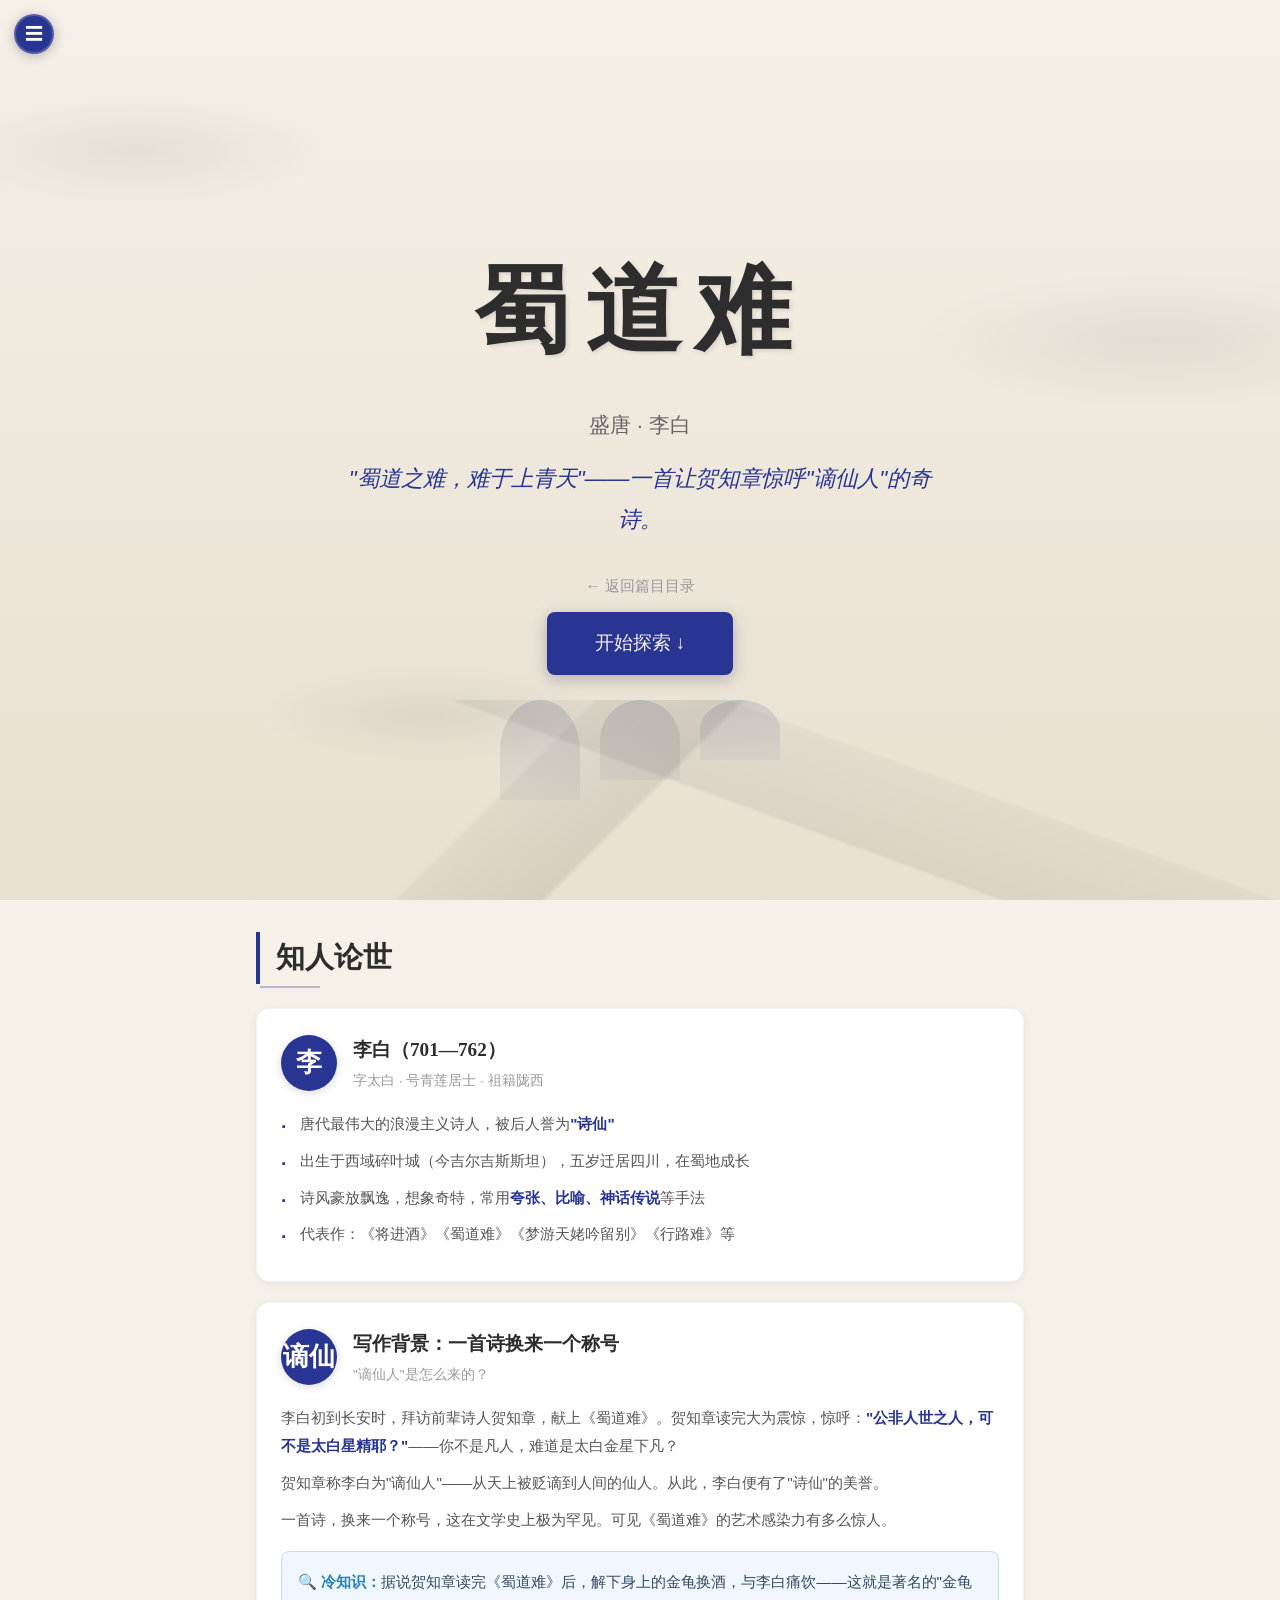
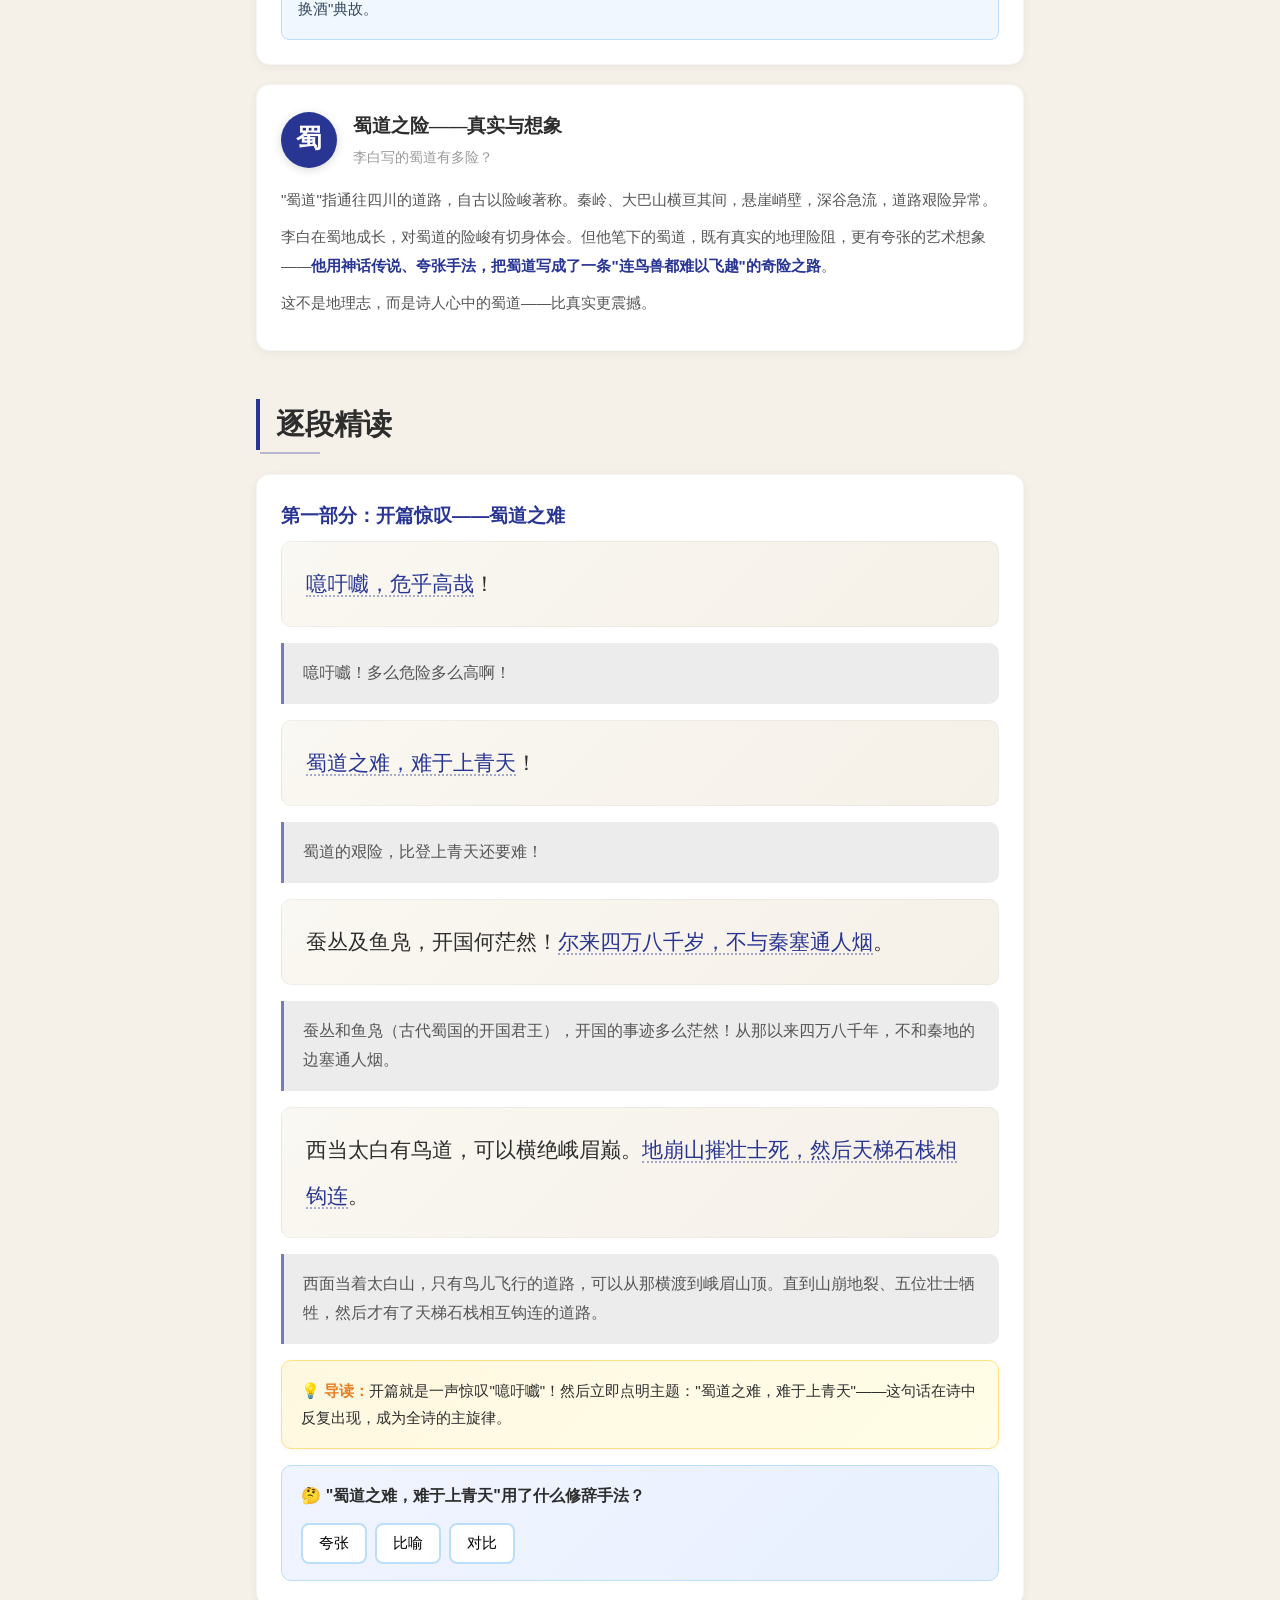
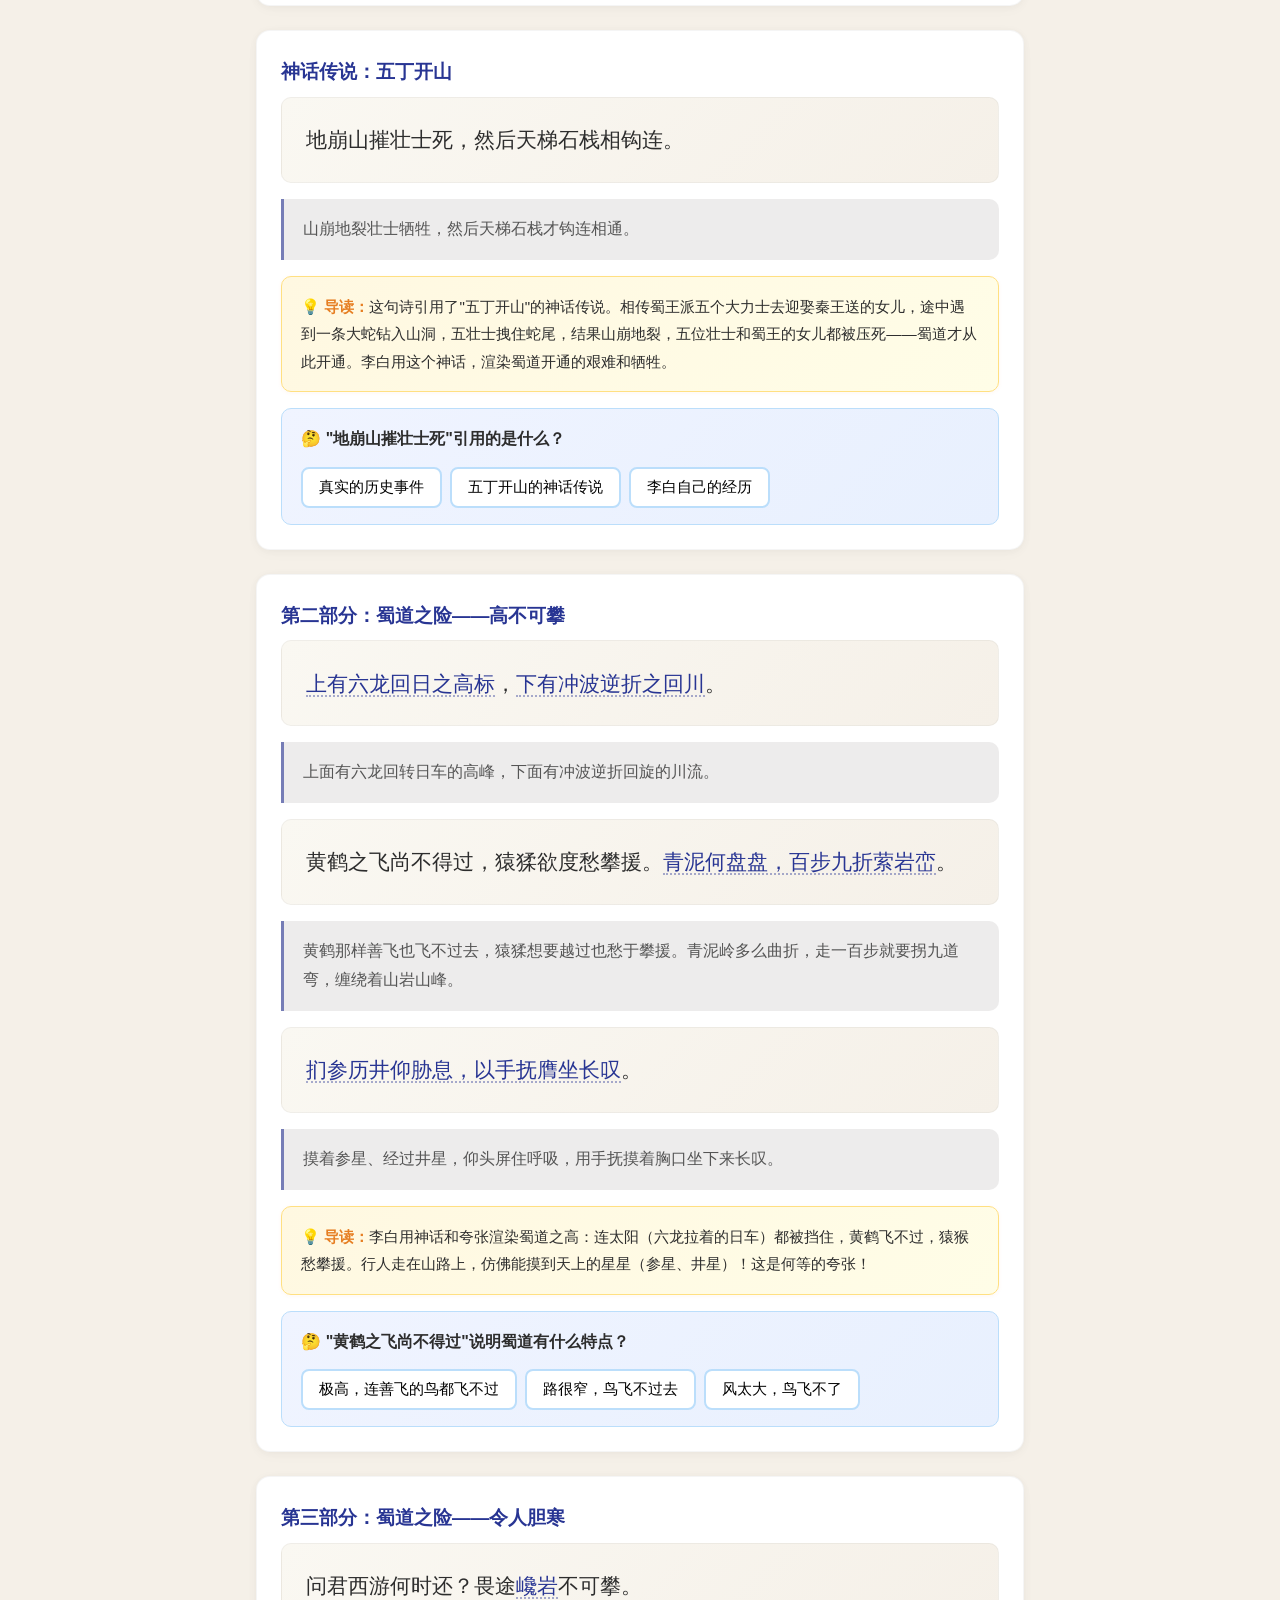
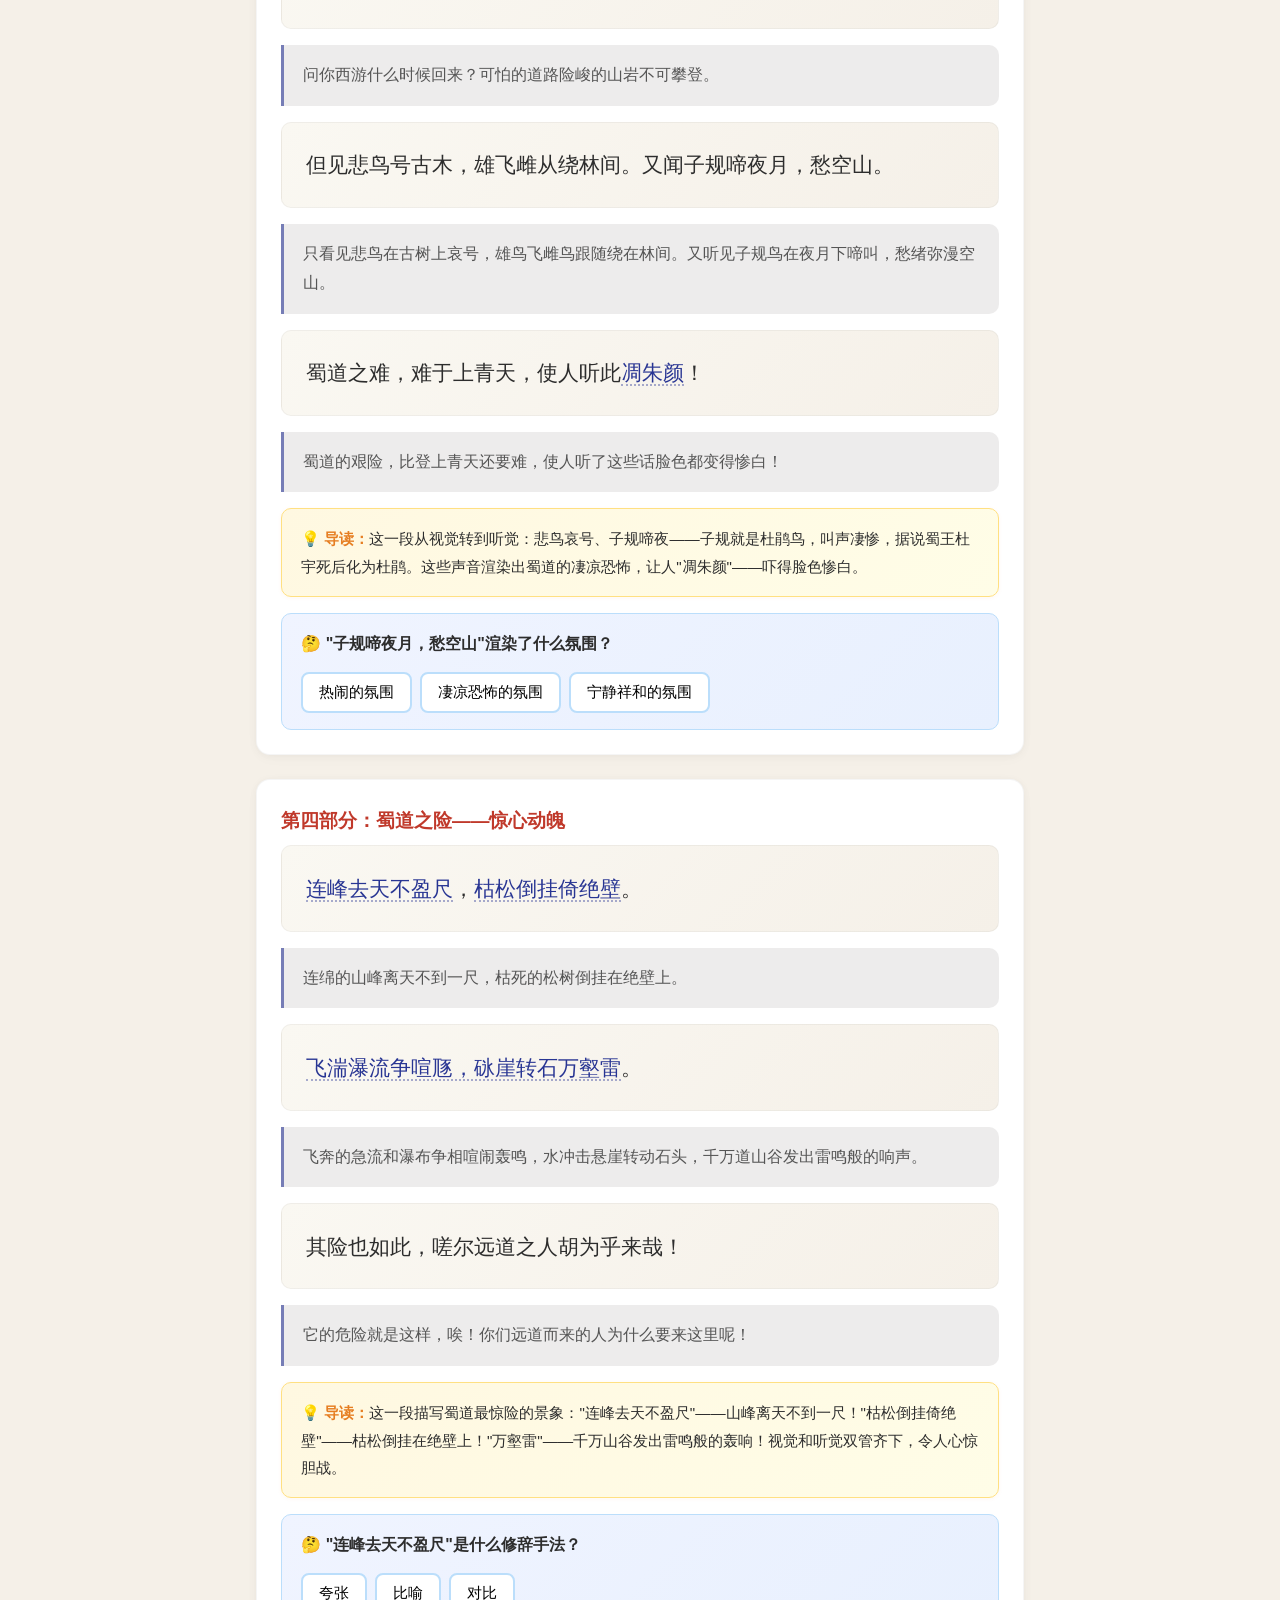
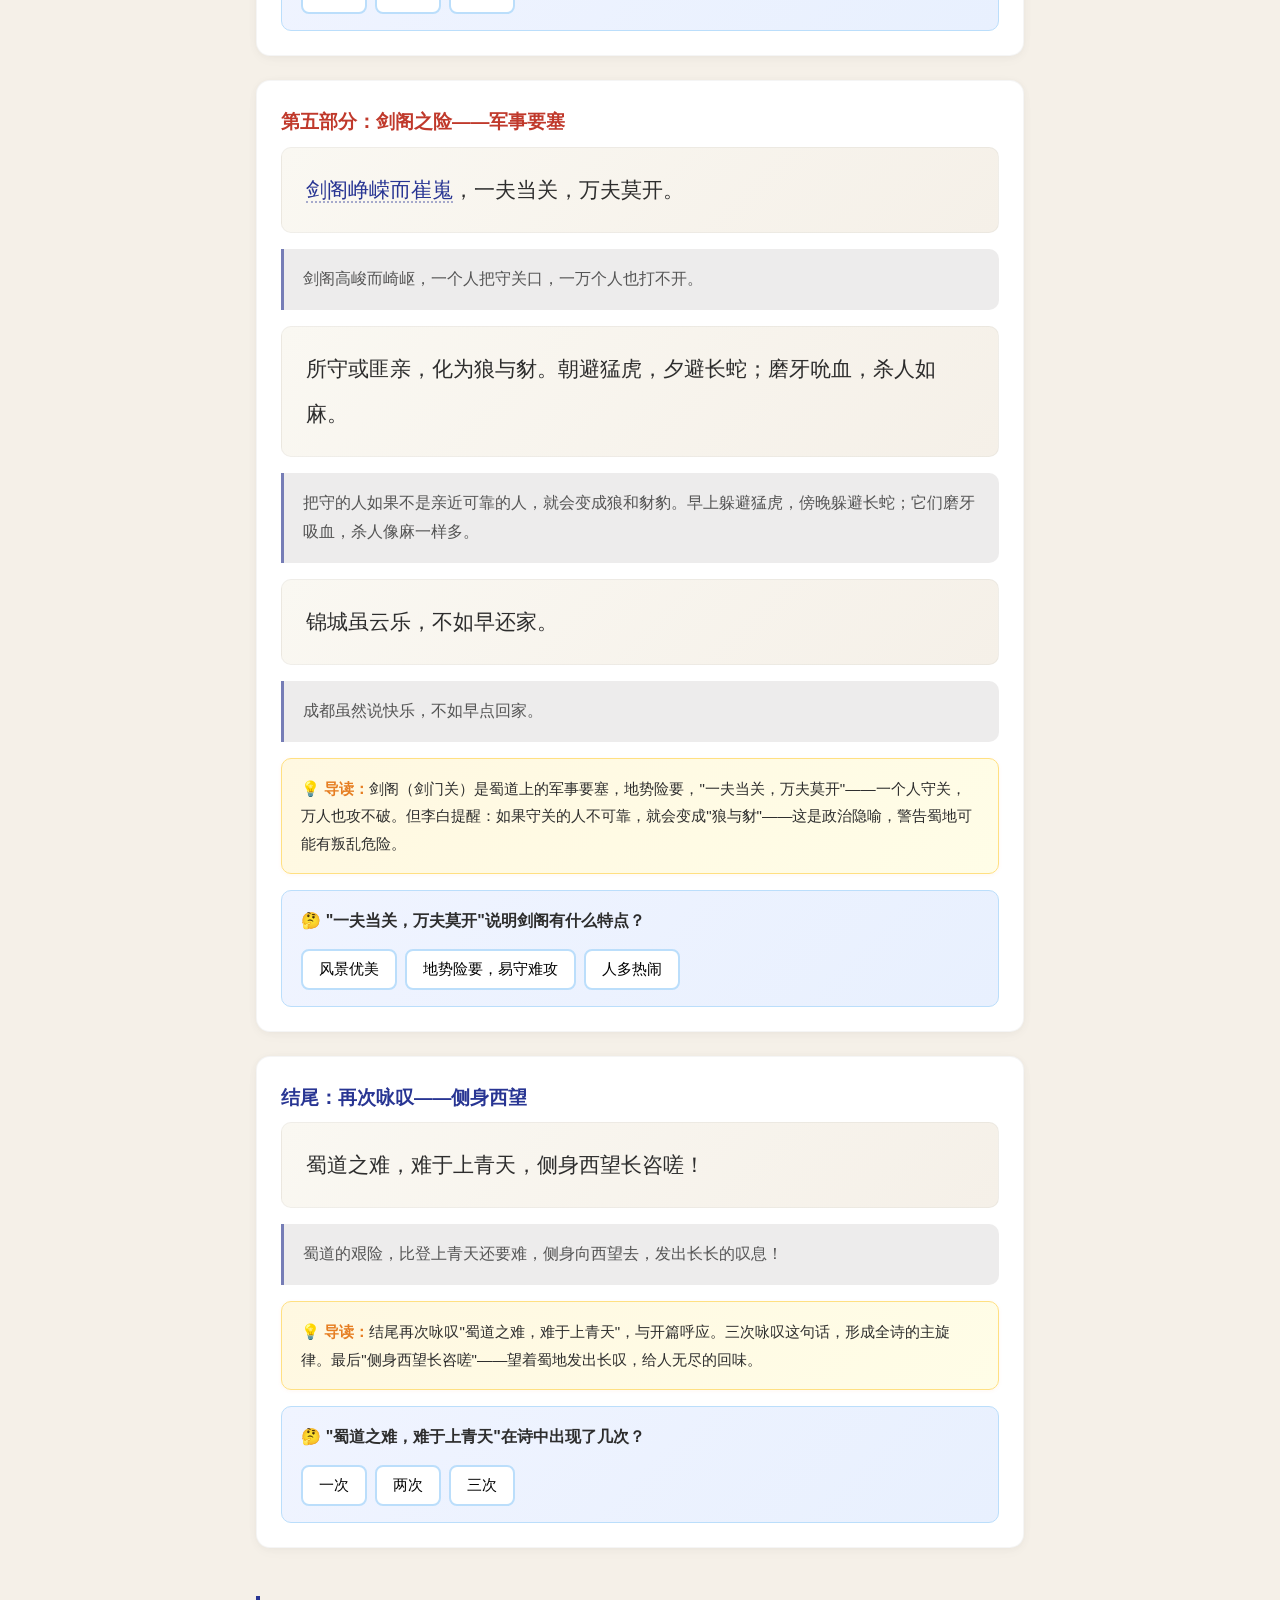
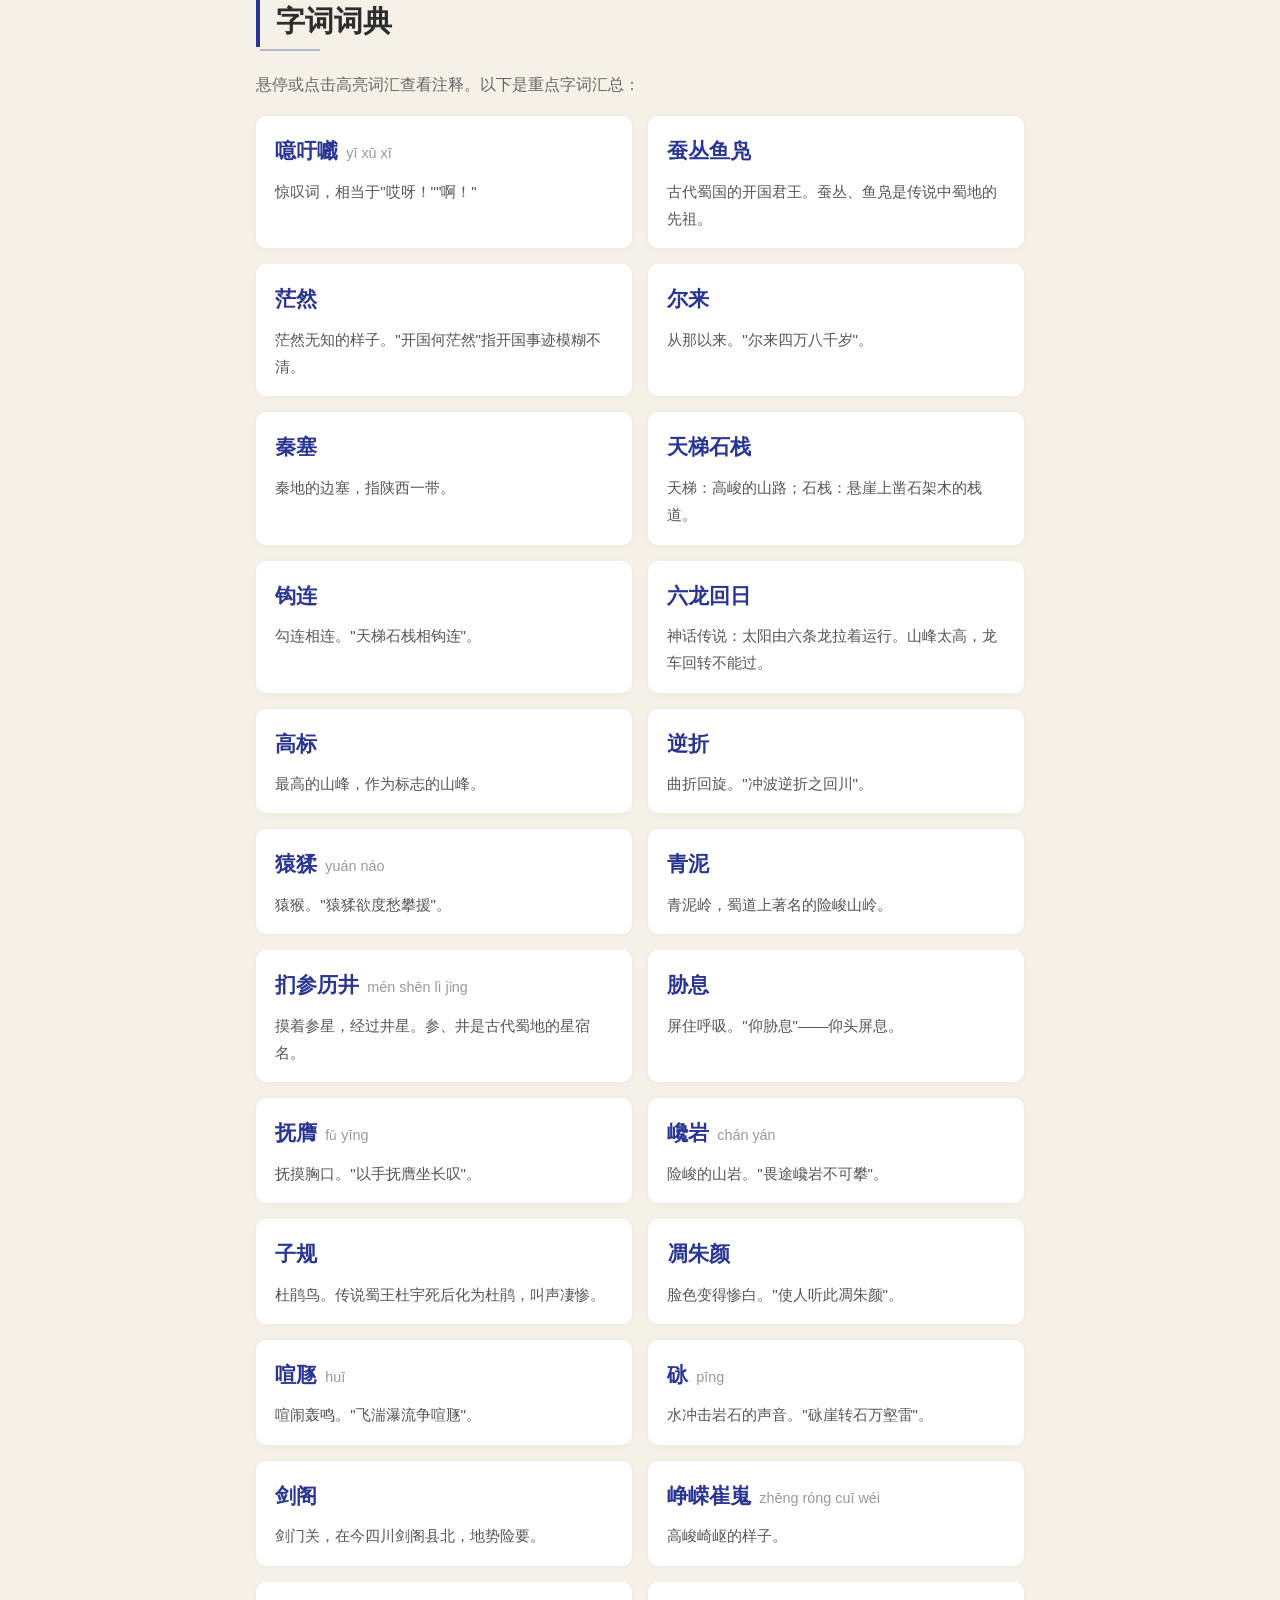
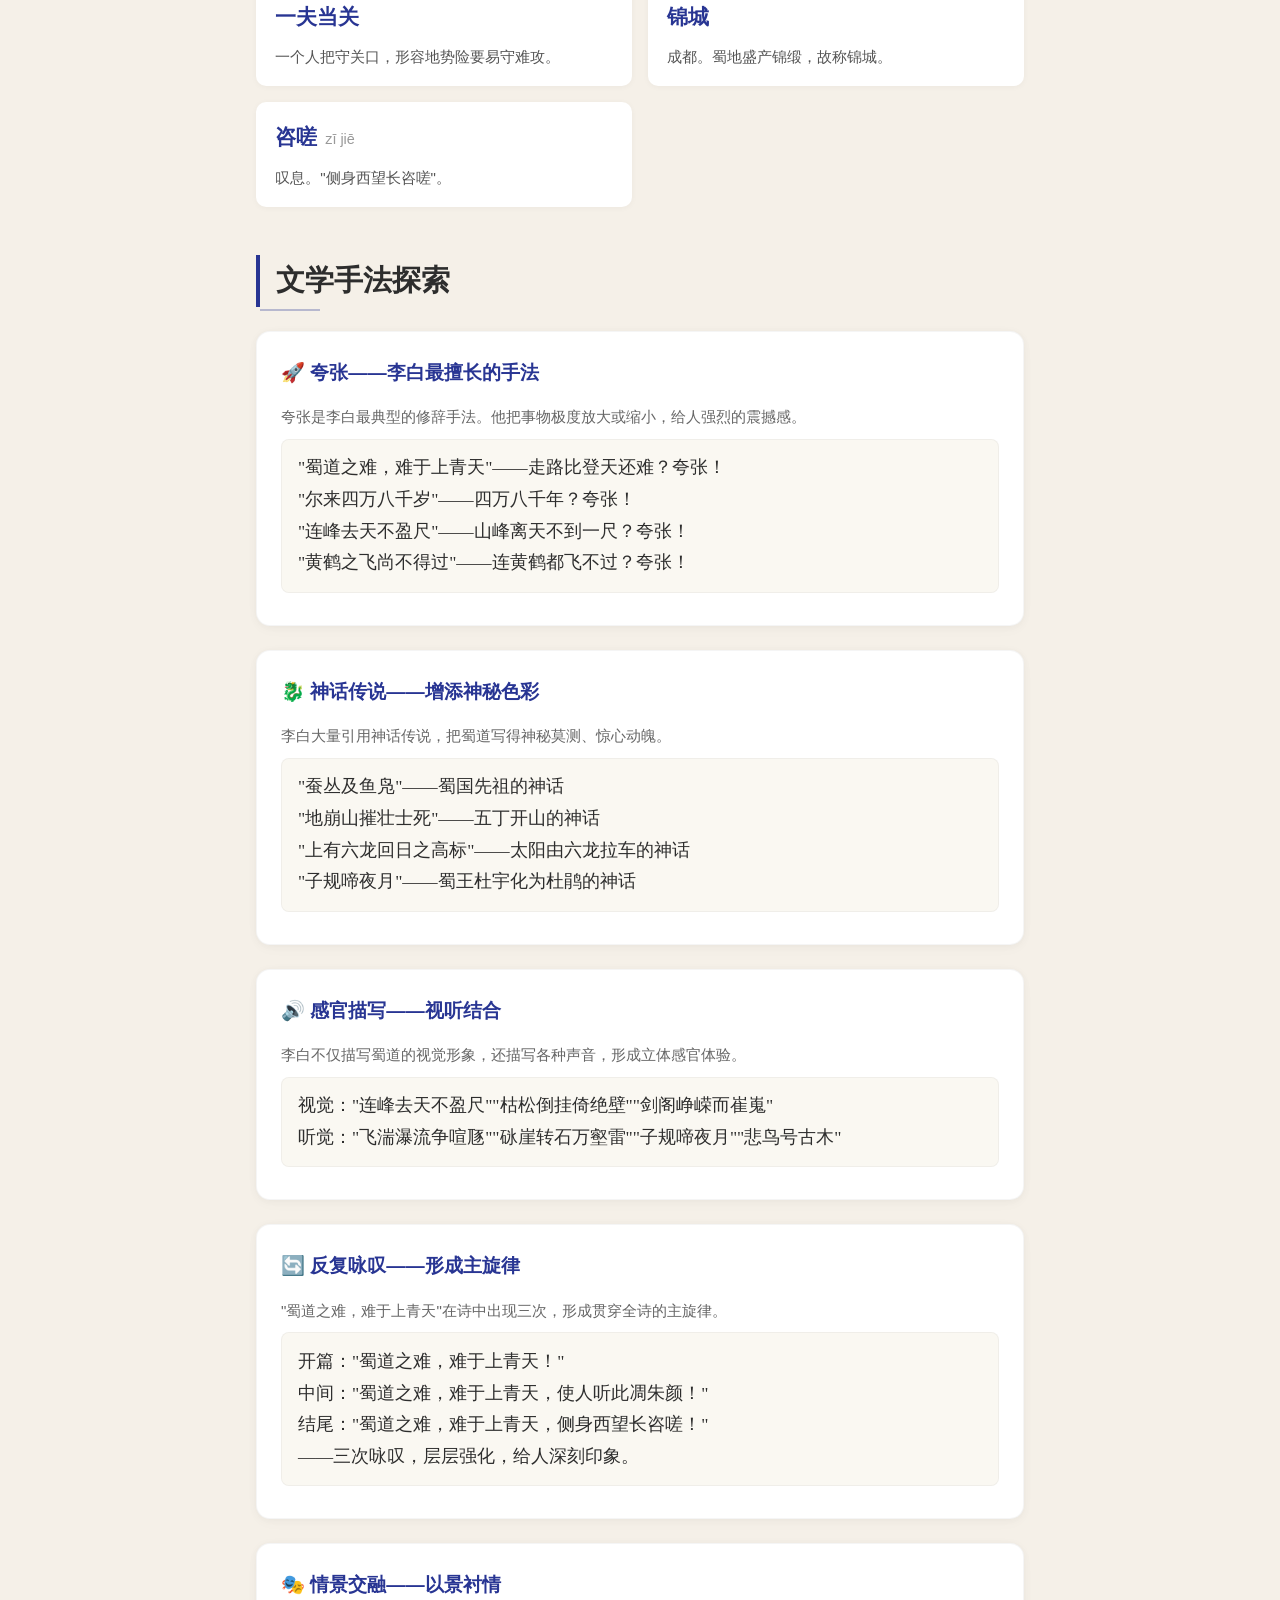
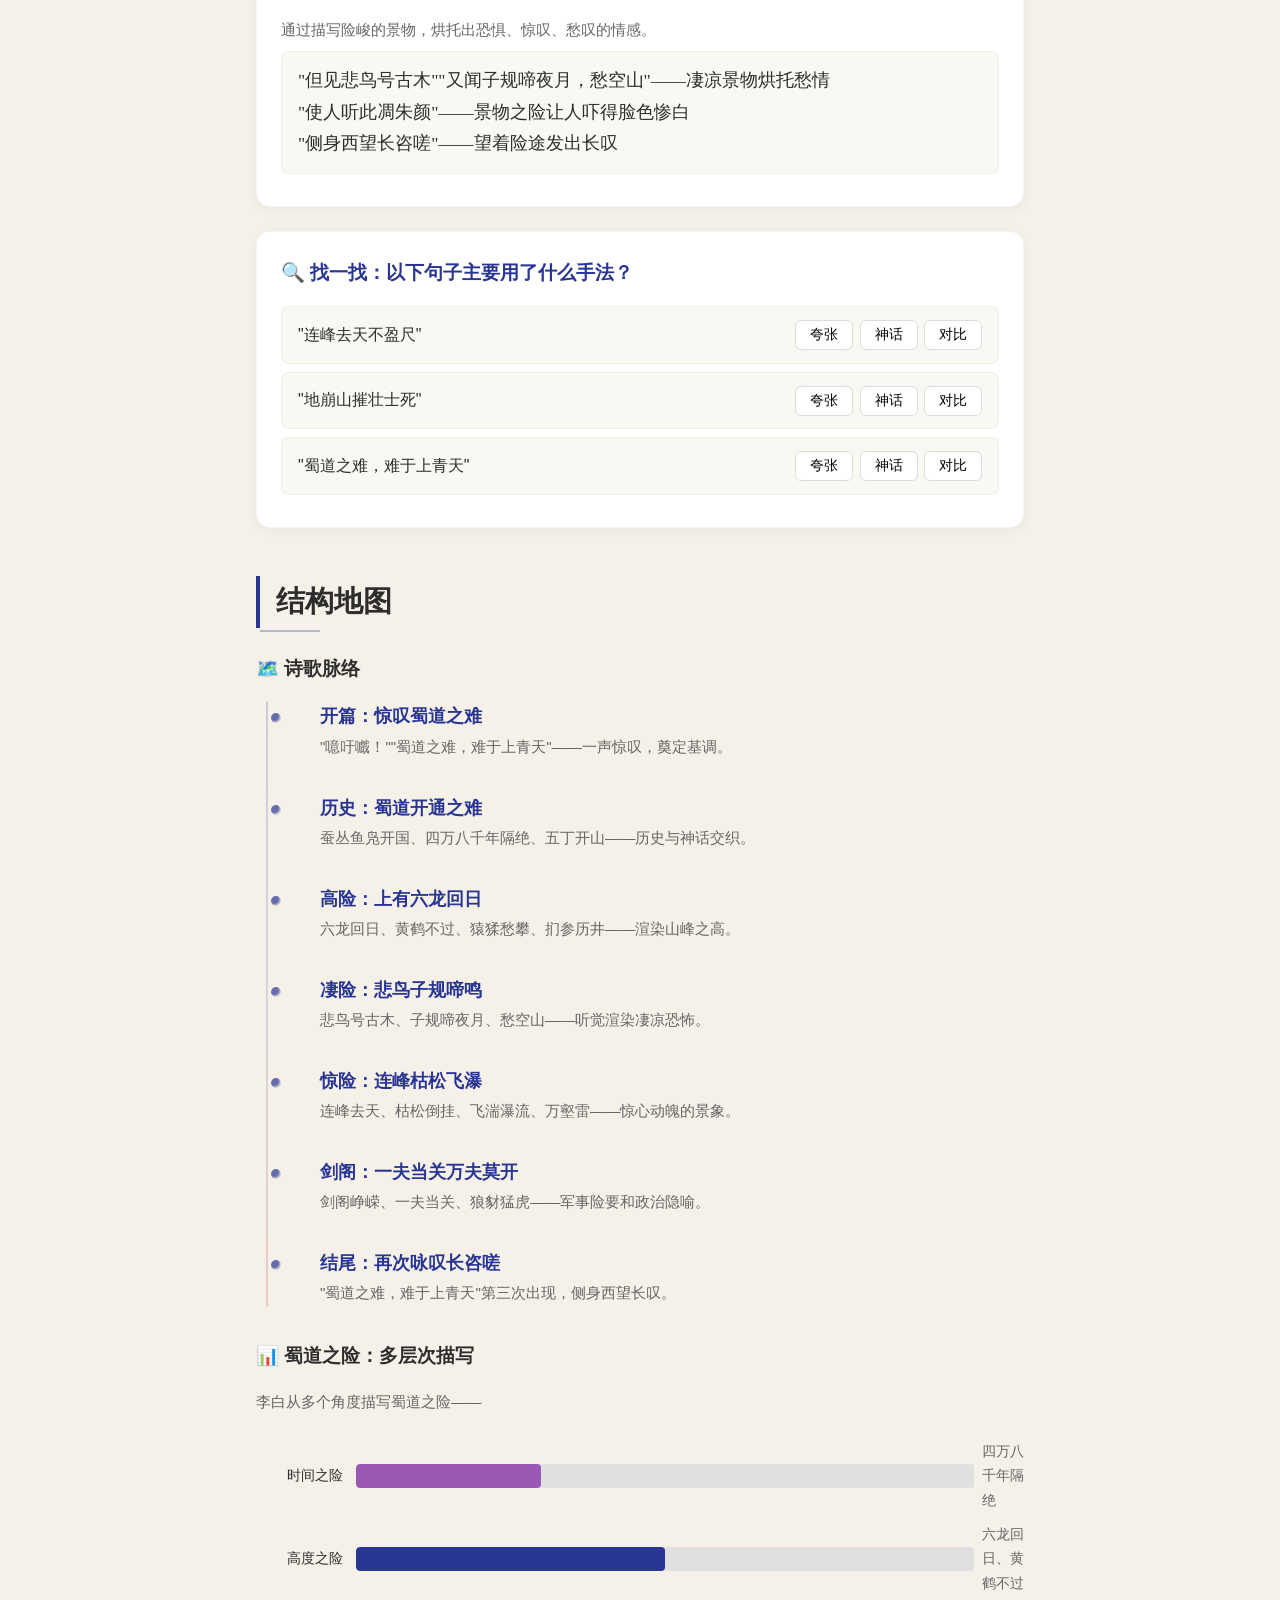
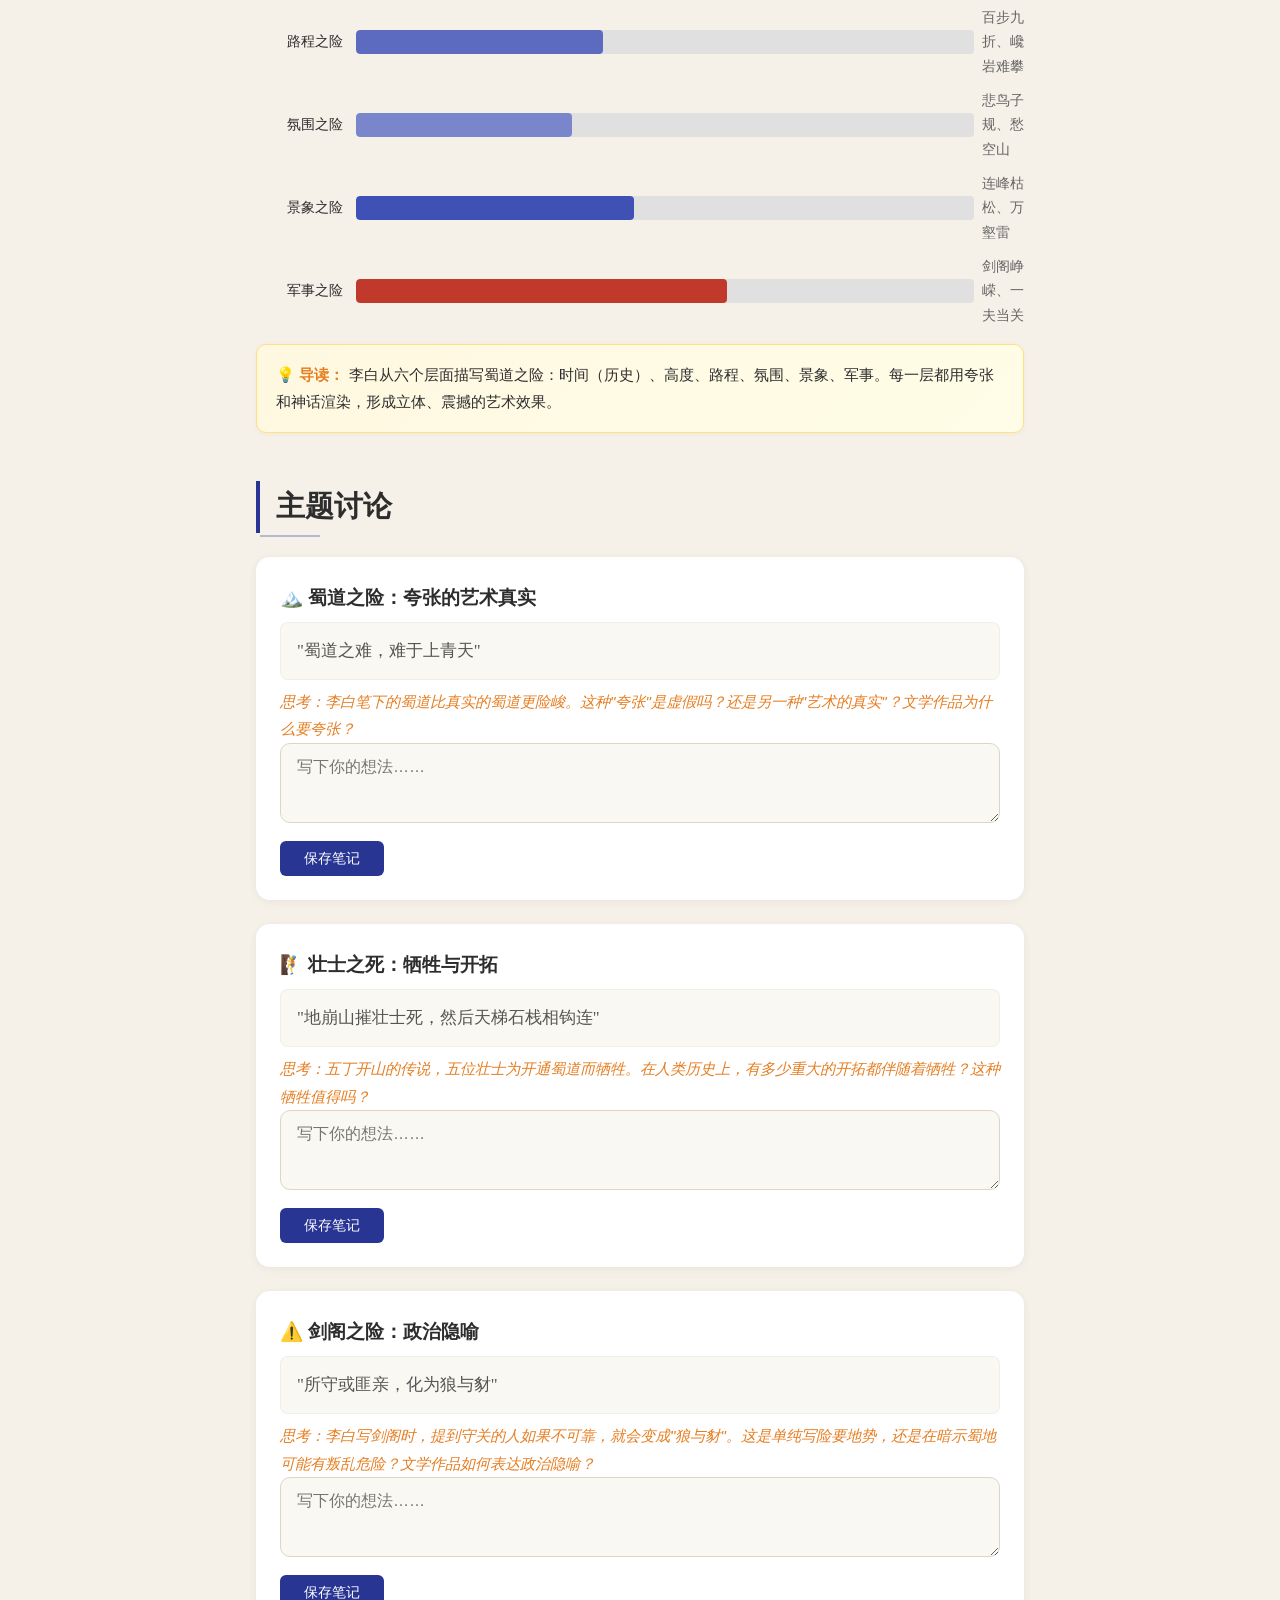
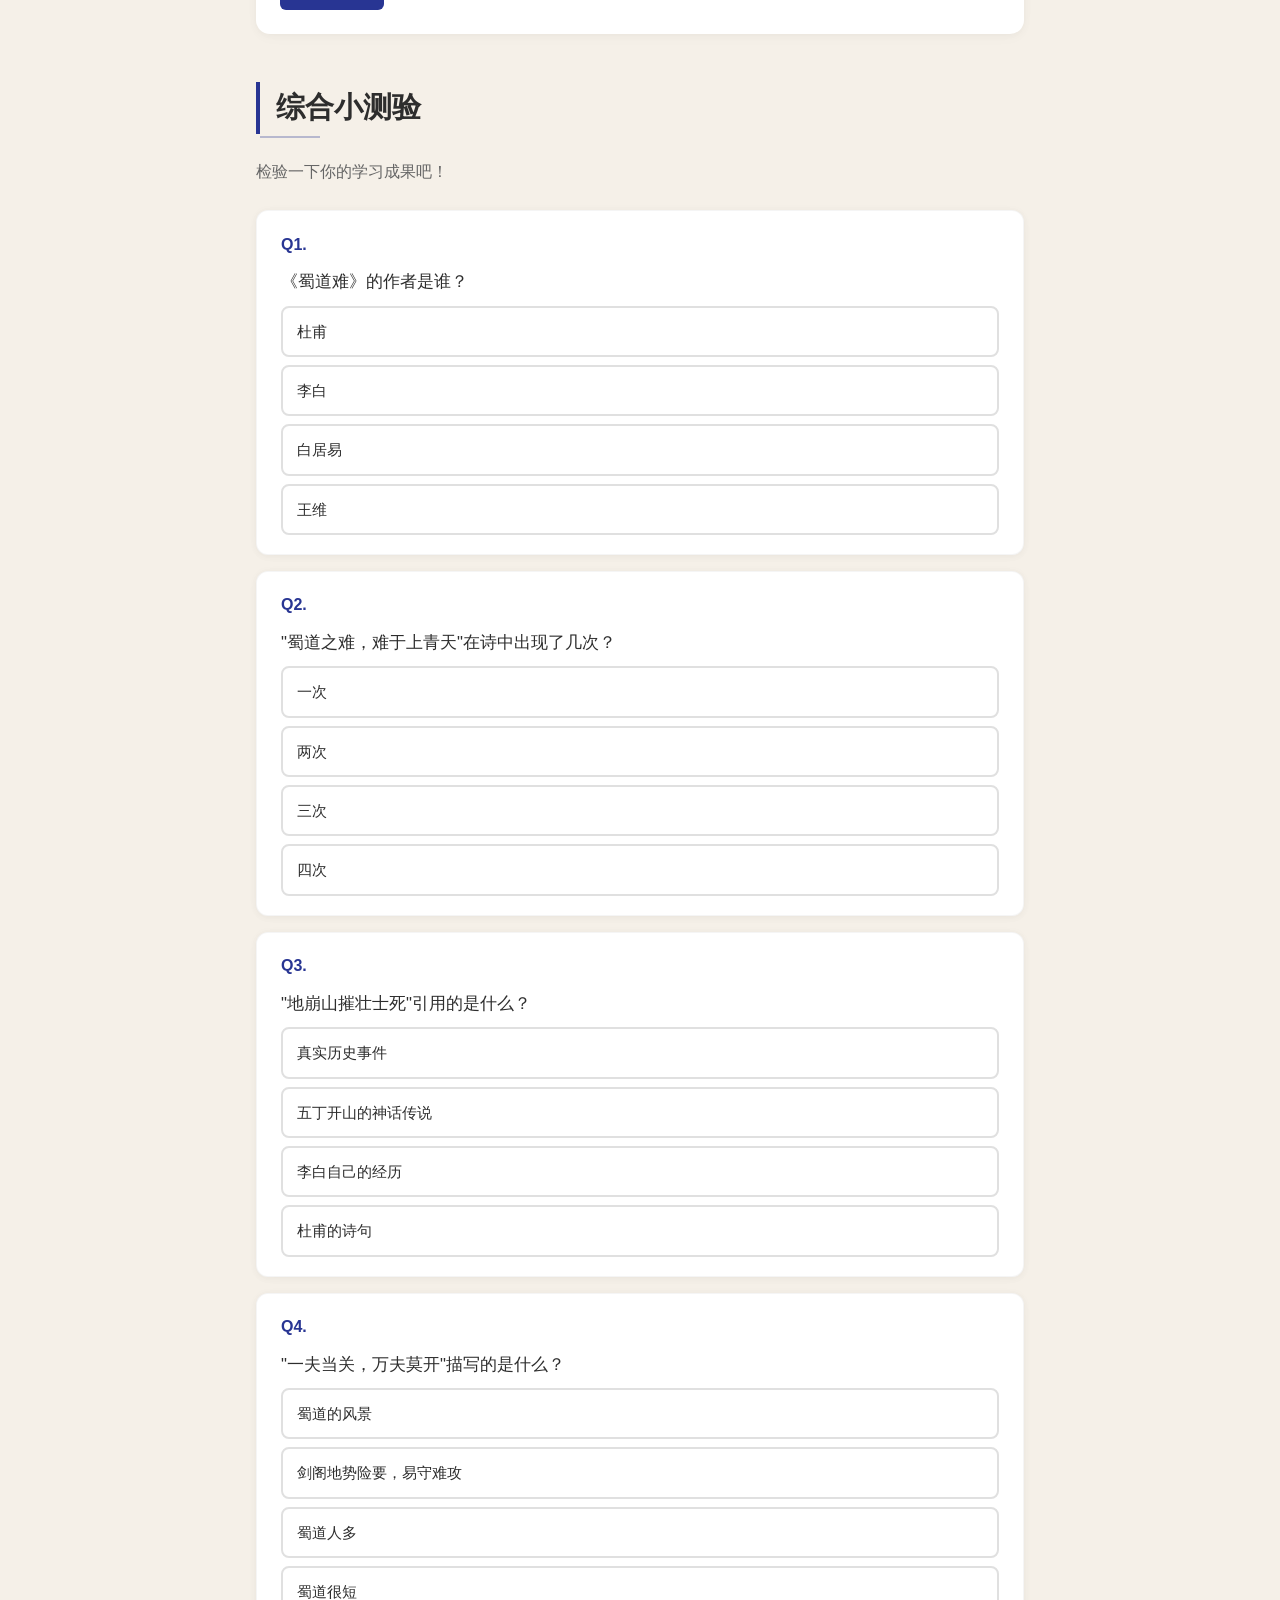
<file: shudao.html>
<!DOCTYPE html>
<html lang="zh-CN">
<head>
<meta charset="UTF-8">
<meta name="viewport" content="width=device-width, initial-scale=1.0">
<title>蜀道难 — 互动学习</title>
<link rel="stylesheet" href="common.css">
<style>
/* ===== Page-specific ===== */
:root { --accent: #283593; --progress-gradient: linear-gradient(90deg, #283593, #5c6bc0); --timeline-gradient: linear-gradient(180deg, #283593, #5c6bc0, #c0392b); }

#hero {
  min-height: 100vh; min-height: -webkit-fill-available; min-height: 100dvh;
  display: flex; flex-direction: column; align-items: center; justify-content: center;
  position: relative; overflow: hidden; background: linear-gradient(180deg, #f5f0e8 0%, #e8e0d0 100%);
}
.ink-mountain {
  position: absolute; bottom: 0; width: 100%; height: 200px;
  background: linear-gradient(135deg, transparent 40%, rgba(0,0,0,0.04) 40.5%, rgba(0,0,0,0.08) 50%, transparent 50.5%),
              linear-gradient(200deg, transparent 30%, rgba(0,0,0,0.03) 30.5%, rgba(0,0,0,0.06) 45%, transparent 45.5%);
}
.mountain-scene {
  position: absolute; bottom: 80px; width: 100%; height: 120px;
  display: flex; justify-content: center; gap: 20px;
}
.mountain-peak {
  width: 80px; background: linear-gradient(180deg, rgba(40,53,99,0.15) 0%, rgba(40,53,99,0.05) 100%);
  border-radius: 50% 50% 0 0;
}
.mountain-peak:nth-child(1) { height: 100px; }
.mountain-peak:nth-child(2) { height: 80px; }
.mountain-peak:nth-child(3) { height: 60px; }
.hero-content { text-align: center; z-index: 1; padding: 2rem; }
.hero-content h1 {
  font-family: "STKaiti", "KaiTi", "Kaiti SC", "Noto Serif SC", serif;
  font-size: clamp(3rem, 8vw, 6rem);
  color: #2d2d2d;
  letter-spacing: 0.15em;
  margin-bottom: 0.5rem;
  text-shadow: 2px 2px 4px rgba(0,0,0,0.1);
}
.hero-content .subtitle {
  font-size: clamp(1rem, 2.5vw, 1.3rem);
  color: #666;
  margin-bottom: 1rem;
}
.hero-content .hook {
  font-size: clamp(1.1rem, 2.5vw, 1.4rem);
  color: #283593;
  font-style: italic;
  max-width: 600px;
  margin: 0 auto 2rem;
}
.btn-start {
  display: inline-block; padding: 14px 48px; font-size: 1.2rem;
  background: #283593; color: #f5f0e8; border: none; border-radius: 8px;
  cursor: pointer; text-decoration: none;
  transition: transform 0.2s, box-shadow 0.2s;
  box-shadow: 0 4px 15px rgba(40,53,99,0.3);
}
@media (hover: hover) {
  .btn-start:hover { transform: translateY(-2px); box-shadow: 0 6px 20px rgba(40,53,99,0.4); }
}
.back-link {
  display: inline-block; color: #999; text-decoration: none; font-size: 0.95rem;
  transition: color 0.2s; margin-bottom: 0.8rem;
}
@media (hover: hover) {
  .back-link:hover { color: #283593; }
}

.theme-card.xian { border-left-color: #c0392b; }
.theme-card.zhuang { border-left-color: #283593; }
.theme-card.you { border-left-color: #5c6bc0; }

@media (max-width: 768px) {
  .hero-content h1 { font-size: 3rem; }
  .mountain-scene { display: none; }
}
</style>
</head>
<body>

<div id="progress-bar" style="width:0%"></div>

<button id="nav-toggle" aria-label="打开导航">☰</button>

<nav id="sidebar" aria-label="文章导航">
  <h3>📖 导航</h3>
  <a href="#hero">首页</a>
  <a href="#sec-background">知人论世</a>
  <a href="#sec-reading">逐段精读</a>
  <a href="#sec-dict">字词词典</a>
  <a href="#sec-devices">文学手法</a>
  <a href="#sec-structure">结构地图</a>
  <a href="#sec-themes">主题讨论</a>
  <a href="#sec-quiz">小测验</a>
  <a href="#sec-extend">延伸阅读</a>
</nav>

<div class="tooltip-popup" id="tooltip"></div>

<!-- ===== HERO ===== -->
<section id="hero">
  <div class="ink-cloud"></div>
  <div class="ink-cloud"></div>
  <div class="ink-cloud"></div>
  <div class="ink-mountain"></div>
  <div class="mountain-scene">
    <div class="mountain-peak"></div>
    <div class="mountain-peak"></div>
    <div class="mountain-peak"></div>
  </div>
  <div class="hero-content">
    <h1>蜀道难</h1>
    <p class="subtitle">盛唐 · 李白</p>
    <p class="hook">"蜀道之难，难于上青天"——一首让贺知章惊呼"谪仙人"的奇诗。</p>
    <a href="index.html" class="back-link">← 返回篇目目录</a>
    <br>
    <a href="#sec-reading" class="btn-start">开始探索 ↓</a>
  </div>
</section>

<!-- ===== MAIN ===== -->
<div id="main">

  <!-- ====== Section: 知人论世 ====== -->
  <div class="section" id="sec-background">
    <h2 class="section-title">知人论世</h2>

    <div class="info-card">
      <div class="info-card-header">
        <div class="author-seal">李</div>
        <div>
          <h3>李白（701—762）</h3>
          <div class="subtitle-tag">字太白 · 号青莲居士 · 祖籍陇西</div>
        </div>
      </div>
      <div class="info-card-body">
        <ul>
          <li>唐代最伟大的浪漫主义诗人，被后人誉为<span class="highlight-text">"诗仙"</span></li>
          <li>出生于西域碎叶城（今吉尔吉斯斯坦），五岁迁居四川，在蜀地成长</li>
          <li>诗风豪放飘逸，想象奇特，常用<span class="highlight-text">夸张、比喻、神话传说</span>等手法</li>
          <li>代表作：《将进酒》《蜀道难》《梦游天姥吟留别》《行路难》等</li>
        </ul>
      </div>
    </div>

    <div class="info-card">
      <div class="info-card-header">
        <div class="author-seal">谪仙</div>
        <div>
          <h3>写作背景：一首诗换来一个称号</h3>
          <div class="subtitle-tag">"谪仙人"是怎么来的？</div>
        </div>
      </div>
      <div class="info-card-body">
        <p>李白初到长安时，拜访前辈诗人贺知章，献上《蜀道难》。贺知章读完大为震惊，惊呼：<span class="highlight-text">"公非人世之人，可不是太白星精耶？"</span>——你不是凡人，难道是太白金星下凡？</p>
        <p>贺知章称李白为"谪仙人"——从天上被贬谪到人间的仙人。从此，李白便有了"诗仙"的美誉。</p>
        <p>一首诗，换来一个称号，这在文学史上极为罕见。可见《蜀道难》的艺术感染力有多么惊人。</p>
        <div class="fun-fact">据说贺知章读完《蜀道难》后，解下身上的金龟换酒，与李白痛饮——这就是著名的"金龟换酒"典故。</div>
      </div>
    </div>

    <div class="info-card">
      <div class="info-card-header">
        <div class="author-seal">蜀</div>
        <div>
          <h3>蜀道之险——真实与想象</h3>
          <div class="subtitle-tag">李白写的蜀道有多险？</div>
        </div>
      </div>
      <div class="info-card-body">
        <p>"蜀道"指通往四川的道路，自古以险峻著称。秦岭、大巴山横亘其间，悬崖峭壁，深谷急流，道路艰险异常。</p>
        <p>李白在蜀地成长，对蜀道的险峻有切身体会。但他笔下的蜀道，既有真实的地理险阻，更有夸张的艺术想象——<span class="highlight-text">他用神话传说、夸张手法，把蜀道写成了一条"连鸟兽都难以飞越"的奇险之路</span>。</p>
        <p>这不是地理志，而是诗人心中的蜀道——比真实更震撼。</p>
      </div>
    </div>
  </div>

  <!-- ====== Section 1: 逐段精读 ====== -->
  <div class="section" id="sec-reading">
    <h2 class="section-title">逐段精读</h2>

    <!-- Card 1: 开篇惊叹 -->
    <div class="poem-card">
      <h3 style="color:#283593;margin-bottom:0.5rem;">第一部分：开篇惊叹——蜀道之难</h3>
      <div class="poem-original">
        <span class="hl" tabindex="0" data-tip="噫吁嚱：惊叹词，相当于现代的'哎呀！'。读音 yī xū xī。巇：读音 hū，危险。高危：高而险">噫吁嚱，危乎高哉</span>！
      </div>
      <div class="poem-translation">
        噫吁嚱！多么危险多么高啊！
      </div>
      <div class="poem-original">
        <span class="hl" tabindex="0" data-tip="蜀道：通往四川的道路。之：的。难：艰险。于：比。上：登。青天：蓝天">蜀道之难，难于上青天</span>！
      </div>
      <div class="poem-translation">
        蜀道的艰险，比登上青天还要难！
      </div>
      <div class="poem-original">
        蚕丛及鱼凫，开国何茫然！<span class="hl" tabindex="0" data-tip="尔来：从那以来。四万八千岁：夸张的说法，形容时间久远。不：没有。与：和。秦：秦地。塞：边塞，边境">尔来四万八千岁，不与秦塞通人烟</span>。
      </div>
      <div class="poem-translation">
        蚕丛和鱼凫（古代蜀国的开国君王），开国的事迹多么茫然！从那以来四万八千年，不和秦地的边塞通人烟。
      </div>
      <div class="poem-original">
        西当太白有鸟道，可以横绝峨眉巅。<span class="hl" tabindex="0" data-tip="地崩山摧：山崩地裂。壮士：指传说中的五个大力士。死：牺牲。然后：这样之后。天梯：高峻的山路。石栈：在悬崖上凿石架木修成的栈道">地崩山摧壮士死，然后天梯石栈相钩连</span>。
      </div>
      <div class="poem-translation">
        西面当着太白山，只有鸟儿飞行的道路，可以从那横渡到峨眉山顶。直到山崩地裂、五位壮士牺牲，然后才有了天梯石栈相互钩连的道路。
      </div>
      <div class="tip-box">开篇就是一声惊叹"噫吁嚱"！然后立即点明主题："蜀道之难，难于上青天"——这句话在诗中反复出现，成为全诗的主旋律。</div>
      <div class="mini-quiz" data-quiz="1">
        <div class="question">🤔 "蜀道之难，难于上青天"用了什么修辞手法？</div>
        <div class="options">
          <button class="opt-btn" data-correct="true">夸张</button>
          <button class="opt-btn" data-correct="false">比喻</button>
          <button class="opt-btn" data-correct="false">对比</button>
        </div>
        <div class="explanation">"难于上青天"是极度的夸张——登天怎么可能比走山路更难？但正是这种夸张，给人强烈的震撼感。</div>
      </div>
    </div>

    <!-- Card 2: 五丁开山 -->
    <div class="poem-card">
      <h3 style="color:#283593;margin-bottom:0.5rem;">神话传说：五丁开山</h3>
      <div class="poem-original">
        地崩山摧壮士死，然后天梯石栈相钩连。
      </div>
      <div class="poem-translation">
        山崩地裂壮士牺牲，然后天梯石栈才钩连相通。
      </div>
      <div class="tip-box">这句诗引用了"五丁开山"的神话传说。相传蜀王派五个大力士去迎娶秦王送的女儿，途中遇到一条大蛇钻入山洞，五壮士拽住蛇尾，结果山崩地裂，五位壮士和蜀王的女儿都被压死——蜀道才从此开通。李白用这个神话，渲染蜀道开通的艰难和牺牲。</div>
      <div class="mini-quiz" data-quiz="2">
        <div class="question">🤔 "地崩山摧壮士死"引用的是什么？</div>
        <div class="options">
          <button class="opt-btn" data-correct="false">真实的历史事件</button>
          <button class="opt-btn" data-correct="true">五丁开山的神话传说</button>
          <button class="opt-btn" data-correct="false">李白自己的经历</button>
        </div>
        <div class="explanation">这句引用了古代蜀地的神话"五丁开山"——五个壮士为了开通蜀道而牺牲，增添了神秘色彩和悲壮气氛。</div>
      </div>
    </div>

    <!-- Card 3: 上有六龙 -->
    <div class="poem-card">
      <h3 style="color:#283593;margin-bottom:0.5rem;">第二部分：蜀道之险——高不可攀</h3>
      <div class="poem-original">
        <span class="hl" tabindex="0" data-tip="上有：上面有。六龙：六条龙。回：回转。日：太阳。高标：最高的山峰">上有六龙回日之高标</span>，<span class="hl" tabindex="0" data-tip="下有：下面有。冲波：冲激波浪。逆折：曲折回旋。回川：回旋的川流">下有冲波逆折之回川</span>。
      </div>
      <div class="poem-translation">
        上面有六龙回转日车的高峰，下面有冲波逆折回旋的川流。
      </div>
      <div class="poem-original">
        黄鹤之飞尚不得过，猿猱欲度愁攀援。<span class="hl" tabindex="0" data-tip="青泥：青泥岭。何：多么。盘盘：曲折的样子。百步九折：走一百步要拐九道弯。萦岩峦：缠绕着山岩山峰">青泥何盘盘，百步九折萦岩峦</span>。
      </div>
      <div class="poem-translation">
        黄鹤那样善飞也飞不过去，猿猱想要越过也愁于攀援。青泥岭多么曲折，走一百步就要拐九道弯，缠绕着山岩山峰。
      </div>
      <div class="poem-original">
        <span class="hl" tabindex="0" data-tip="扪：触摸。参：参星。历：经过。井：井星。胁息：屏住呼吸。膺：胸口">扪参历井仰胁息，以手抚膺坐长叹</span>。
      </div>
      <div class="poem-translation">
        摸着参星、经过井星，仰头屏住呼吸，用手抚摸着胸口坐下来长叹。
      </div>
      <div class="tip-box">李白用神话和夸张渲染蜀道之高：连太阳（六龙拉着的日车）都被挡住，黄鹤飞不过，猿猴愁攀援。行人走在山路上，仿佛能摸到天上的星星（参星、井星）！这是何等的夸张！</div>
      <div class="mini-quiz" data-quiz="3">
        <div class="question">🤔 "黄鹤之飞尚不得过"说明蜀道有什么特点？</div>
        <div class="options">
          <button class="opt-btn" data-correct="true">极高，连善飞的鸟都飞不过</button>
          <button class="opt-btn" data-correct="false">路很窄，鸟飞不过去</button>
          <button class="opt-btn" data-correct="false">风太大，鸟飞不了</button>
        </div>
        <div class="explanation">黄鹤是传说中善飞的大鸟，"尚不得过"说明山峰极高，连最善飞的鸟都无法越过。这是用夸张手法渲染蜀道之高。</div>
      </div>
    </div>

    <!-- Card 4: 畏途巉岩 -->
    <div class="poem-card">
      <h3 style="color:#283593;margin-bottom:0.5rem;">第三部分：蜀道之险——令人胆寒</h3>
      <div class="poem-original">
        问君西游何时还？畏途<span class="hl" tabindex="0" data-tip="巉岩：险峻的山岩。读音 chán yán">巉岩</span>不可攀。
      </div>
      <div class="poem-translation">
        问你西游什么时候回来？可怕的道路险峻的山岩不可攀登。
      </div>
      <div class="poem-original">
        但见悲鸟号古木，雄飞雌从绕林间。又闻子规啼夜月，愁空山。
      </div>
      <div class="poem-translation">
        只看见悲鸟在古树上哀号，雄鸟飞雌鸟跟随绕在林间。又听见子规鸟在夜月下啼叫，愁绪弥漫空山。
      </div>
      <div class="poem-original">
        蜀道之难，难于上青天，使人听此<span class="hl" tabindex="0" data-tip="凋：凋谢，这里指脸色变得惨白。朱颜：红润的面容">凋朱颜</span>！
      </div>
      <div class="poem-translation">
        蜀道的艰险，比登上青天还要难，使人听了这些话脸色都变得惨白！
      </div>
      <div class="tip-box">这一段从视觉转到听觉：悲鸟哀号、子规啼夜——子规就是杜鹃鸟，叫声凄惨，据说蜀王杜宇死后化为杜鹃。这些声音渲染出蜀道的凄凉恐怖，让人"凋朱颜"——吓得脸色惨白。</div>
      <div class="mini-quiz" data-quiz="4">
        <div class="question">🤔 "子规啼夜月，愁空山"渲染了什么氛围？</div>
        <div class="options">
          <button class="opt-btn" data-correct="false">热闹的氛围</button>
          <button class="opt-btn" data-correct="true">凄凉恐怖的氛围</button>
          <button class="opt-btn" data-correct="false">宁静祥和的氛围</button>
        </div>
        <div class="explanation">子规（杜鹃鸟）的叫声凄惨，加上"夜月""空山"的意象，渲染出蜀道凄凉恐怖的氛围，烘托出蜀道之险。</div>
      </div>
    </div>

    <!-- Card 5: 连峰去天 -->
    <div class="poem-card">
      <h3 style="color:#c0392b;margin-bottom:0.5rem;">第四部分：蜀道之险——惊心动魄</h3>
      <div class="poem-original">
        <span class="hl" tabindex="0" data-tip="连峰：连绵的山峰。去天：离天。不盈：不满，不足。尺：一尺。形容山峰极高，离天不到一尺">连峰去天不盈尺</span>，<span class="hl" tabindex="0" data-tip="枯松：枯死的松树。倒挂：倒着挂。倚：倚靠。绝壁：陡峭的山壁">枯松倒挂倚绝壁</span>。
      </div>
      <div class="poem-translation">
        连绵的山峰离天不到一尺，枯死的松树倒挂在绝壁上。
      </div>
      <div class="poem-original">
        <span class="hl" tabindex="0" data-tip="飞湍：飞奔的急流。瀑流：瀑布。喧豗：喧闹轰鸣。读音 huī。砯：水冲击岩石的声音。读音 pīng。崖：悬崖。转：转动。石：石头。壑：山谷">飞湍瀑流争喧豗，砯崖转石万壑雷</span>。
      </div>
      <div class="poem-translation">
        飞奔的急流和瀑布争相喧闹轰鸣，水冲击悬崖转动石头，千万道山谷发出雷鸣般的响声。
      </div>
      <div class="poem-original">
        其险也如此，嗟尔远道之人胡为乎来哉！
      </div>
      <div class="poem-translation">
        它的危险就是这样，唉！你们远道而来的人为什么要来这里呢！
      </div>
      <div class="tip-box">这一段描写蜀道最惊险的景象："连峰去天不盈尺"——山峰离天不到一尺！"枯松倒挂倚绝壁"——枯松倒挂在绝壁上！"万壑雷"——千万山谷发出雷鸣般的轰响！视觉和听觉双管齐下，令人心惊胆战。</div>
      <div class="mini-quiz" data-quiz="5">
        <div class="question">🤔 "连峰去天不盈尺"是什么修辞手法？</div>
        <div class="options">
          <button class="opt-btn" data-correct="true">夸张</button>
          <button class="opt-btn" data-correct="false">比喻</button>
          <button class="opt-btn" data-correct="false">对比</button>
        </div>
        <div class="explanation">山峰离天"不盈尺"（不到一尺）是极度夸张，渲染山峰之高。实际上山峰不可能离天这么近，但夸张给人强烈震撼。</div>
      </div>
    </div>

    <!-- Card 6: 剑阁峥嵘 -->
    <div class="poem-card">
      <h3 style="color:#c0392b;margin-bottom:0.5rem;">第五部分：剑阁之险——军事要塞</h3>
      <div class="poem-original">
        <span class="hl" tabindex="0" data-tip="剑阁：剑门关，在今四川剑阁县北。峥嵘：高峻的样子。而：连词。崔嵬：高大不平的样子。读音 cuī wéi">剑阁峥嵘而崔嵬</span>，一夫当关，万夫莫开。
      </div>
      <div class="poem-translation">
        剑阁高峻而崎岖，一个人把守关口，一万个人也打不开。
      </div>
      <div class="poem-original">
        所守或匪亲，化为狼与豺。朝避猛虎，夕避长蛇；磨牙吮血，杀人如麻。
      </div>
      <div class="poem-translation">
        把守的人如果不是亲近可靠的人，就会变成狼和豺豹。早上躲避猛虎，傍晚躲避长蛇；它们磨牙吸血，杀人像麻一样多。
      </div>
      <div class="poem-original">
        锦城虽云乐，不如早还家。
      </div>
      <div class="poem-translation">
        成都虽然说快乐，不如早点回家。
      </div>
      <div class="tip-box">剑阁（剑门关）是蜀道上的军事要塞，地势险要，"一夫当关，万夫莫开"——一个人守关，万人也攻不破。但李白提醒：如果守关的人不可靠，就会变成"狼与豺"——这是政治隐喻，警告蜀地可能有叛乱危险。</div>
      <div class="mini-quiz" data-quiz="6">
        <div class="question">🤔 "一夫当关，万夫莫开"说明剑阁有什么特点？</div>
        <div class="options">
          <button class="opt-btn" data-correct="false">风景优美</button>
          <button class="opt-btn" data-correct="true">地势险要，易守难攻</button>
          <button class="opt-btn" data-correct="false">人多热闹</button>
        </div>
        <div class="explanation">"一夫当关，万夫莫开"说明剑阁地势险要，一个人守关就能挡住万人进攻——这是著名的军事要塞特点。</div>
      </div>
    </div>

    <!-- Card 7: 结尾呼应 -->
    <div class="poem-card">
      <h3 style="color:#283593;margin-bottom:0.5rem;">结尾：再次咏叹——侧身西望</h3>
      <div class="poem-original">
        蜀道之难，难于上青天，侧身西望长咨嗟！
      </div>
      <div class="poem-translation">
        蜀道的艰险，比登上青天还要难，侧身向西望去，发出长长的叹息！
      </div>
      <div class="tip-box">结尾再次咏叹"蜀道之难，难于上青天"，与开篇呼应。三次咏叹这句话，形成全诗的主旋律。最后"侧身西望长咨嗟"——望着蜀地发出长叹，给人无尽的回味。</div>
      <div class="mini-quiz" data-quiz="7">
        <div class="question">🤔 "蜀道之难，难于上青天"在诗中出现了几次？</div>
        <div class="options">
          <button class="opt-btn" data-correct="false">一次</button>
          <button class="opt-btn" data-correct="false">两次</button>
          <button class="opt-btn" data-correct="true">三次</button>
        </div>
        <div class="explanation">"蜀道之难，难于上青天"在开篇、中间、结尾各出现一次，共三次。这种反复咏叹形成全诗的主旋律，强调蜀道之险。</div>
      </div>
    </div>
  </div>

  <!-- ====== Section 2: 字词词典 ====== -->
  <div class="section" id="sec-dict">
    <h2 class="section-title">字词词典</h2>
    <p style="color:#666;margin-bottom:1rem;">悬停或点击高亮词汇查看注释。以下是重点字词汇总：</p>
    <div class="dict-grid">
      <div class="dict-card">
        <span class="word">噫吁嚱</span><span class="pinyin">yī xū xī</span>
        <div class="meaning">惊叹词，相当于"哎呀！""啊！"</div>
      </div>
      <div class="dict-card">
        <span class="word">蚕丛鱼凫</span>
        <div class="meaning">古代蜀国的开国君王。蚕丛、鱼凫是传说中蜀地的先祖。</div>
      </div>
      <div class="dict-card">
        <span class="word">茫然</span>
        <div class="meaning">茫然无知的样子。"开国何茫然"指开国事迹模糊不清。</div>
      </div>
      <div class="dict-card">
        <span class="word">尔来</span>
        <div class="meaning">从那以来。"尔来四万八千岁"。</div>
      </div>
      <div class="dict-card">
        <span class="word">秦塞</span>
        <div class="meaning">秦地的边塞，指陕西一带。</div>
      </div>
      <div class="dict-card">
        <span class="word">天梯石栈</span>
        <div class="meaning">天梯：高峻的山路；石栈：悬崖上凿石架木的栈道。</div>
      </div>
      <div class="dict-card">
        <span class="word">钩连</span>
        <div class="meaning">勾连相连。"天梯石栈相钩连"。</div>
      </div>
      <div class="dict-card">
        <span class="word">六龙回日</span>
        <div class="meaning">神话传说：太阳由六条龙拉着运行。山峰太高，龙车回转不能过。</div>
      </div>
      <div class="dict-card">
        <span class="word">高标</span>
        <div class="meaning">最高的山峰，作为标志的山峰。</div>
      </div>
      <div class="dict-card">
        <span class="word">逆折</span>
        <div class="meaning">曲折回旋。"冲波逆折之回川"。</div>
      </div>
      <div class="dict-card">
        <span class="word">猿猱</span><span class="pinyin">yuán náo</span>
        <div class="meaning">猿猴。"猿猱欲度愁攀援"。</div>
      </div>
      <div class="dict-card">
        <span class="word">青泥</span>
        <div class="meaning">青泥岭，蜀道上著名的险峻山岭。</div>
      </div>
      <div class="dict-card">
        <span class="word">扪参历井</span><span class="pinyin">mén shēn lì jǐng</span>
        <div class="meaning">摸着参星，经过井星。参、井是古代蜀地的星宿名。</div>
      </div>
      <div class="dict-card">
        <span class="word">胁息</span>
        <div class="meaning">屏住呼吸。"仰胁息"——仰头屏息。</div>
      </div>
      <div class="dict-card">
        <span class="word">抚膺</span><span class="pinyin">fǔ yīng</span>
        <div class="meaning">抚摸胸口。"以手抚膺坐长叹"。</div>
      </div>
      <div class="dict-card">
        <span class="word">巉岩</span><span class="pinyin">chán yán</span>
        <div class="meaning">险峻的山岩。"畏途巉岩不可攀"。</div>
      </div>
      <div class="dict-card">
        <span class="word">子规</span>
        <div class="meaning">杜鹃鸟。传说蜀王杜宇死后化为杜鹃，叫声凄惨。</div>
      </div>
      <div class="dict-card">
        <span class="word">凋朱颜</span>
        <div class="meaning">脸色变得惨白。"使人听此凋朱颜"。</div>
      </div>
      <div class="dict-card">
        <span class="word">喧豗</span><span class="pinyin">huī</span>
        <div class="meaning">喧闹轰鸣。"飞湍瀑流争喧豗"。</div>
      </div>
      <div class="dict-card">
        <span class="word">砯</span><span class="pinyin">pīng</span>
        <div class="meaning">水冲击岩石的声音。"砯崖转石万壑雷"。</div>
      </div>
      <div class="dict-card">
        <span class="word">剑阁</span>
        <div class="meaning">剑门关，在今四川剑阁县北，地势险要。</div>
      </div>
      <div class="dict-card">
        <span class="word">峥嵘崔嵬</span><span class="pinyin">zhēng róng cuī wéi</span>
        <div class="meaning">高峻崎岖的样子。</div>
      </div>
      <div class="dict-card">
        <span class="word">一夫当关</span>
        <div class="meaning">一个人把守关口，形容地势险要易守难攻。</div>
      </div>
      <div class="dict-card">
        <span class="word">锦城</span>
        <div class="meaning">成都。蜀地盛产锦缎，故称锦城。</div>
      </div>
      <div class="dict-card">
        <span class="word">咨嗟</span><span class="pinyin">zī jiē</span>
        <div class="meaning">叹息。"侧身西望长咨嗟"。</div>
      </div>
    </div>
  </div>

  <!-- ====== Section 3: 文学手法 ====== -->
  <div class="section" id="sec-devices">
    <h2 class="section-title">文学手法探索</h2>

    <div class="device-card">
      <h3>🚀 夸张——李白最擅长的手法</h3>
      <div class="explain">夸张是李白最典型的修辞手法。他把事物极度放大或缩小，给人强烈的震撼感。</div>
      <div class="example">
        "蜀道之难，难于上青天"——走路比登天还难？夸张！<br>
        "尔来四万八千岁"——四万八千年？夸张！<br>
        "连峰去天不盈尺"——山峰离天不到一尺？夸张！<br>
        "黄鹤之飞尚不得过"——连黄鹤都飞不过？夸张！
      </div>
    </div>

    <div class="device-card">
      <h3>🐉 神话传说——增添神秘色彩</h3>
      <div class="explain">李白大量引用神话传说，把蜀道写得神秘莫测、惊心动魄。</div>
      <div class="example">
        "蚕丛及鱼凫"——蜀国先祖的神话<br>
        "地崩山摧壮士死"——五丁开山的神话<br>
        "上有六龙回日之高标"——太阳由六龙拉车的神话<br>
        "子规啼夜月"——蜀王杜宇化为杜鹃的神话
      </div>
    </div>

    <div class="device-card">
      <h3>🔊 感官描写——视听结合</h3>
      <div class="explain">李白不仅描写蜀道的视觉形象，还描写各种声音，形成立体感官体验。</div>
      <div class="example">
        视觉："连峰去天不盈尺""枯松倒挂倚绝壁""剑阁峥嵘而崔嵬"<br>
        听觉："飞湍瀑流争喧豗""砯崖转石万壑雷""子规啼夜月""悲鸟号古木"
      </div>
    </div>

    <div class="device-card">
      <h3>🔄 反复咏叹——形成主旋律</h3>
      <div class="explain">"蜀道之难，难于上青天"在诗中出现三次，形成贯穿全诗的主旋律。</div>
      <div class="example">
        开篇："蜀道之难，难于上青天！"<br>
        中间："蜀道之难，难于上青天，使人听此凋朱颜！"<br>
        结尾："蜀道之难，难于上青天，侧身西望长咨嗟！"<br>
        ——三次咏叹，层层强化，给人深刻印象。
      </div>
    </div>

    <div class="device-card">
      <h3>🎭 情景交融——以景衬情</h3>
      <div class="explain">通过描写险峻的景物，烘托出恐惧、惊叹、愁叹的情感。</div>
      <div class="example">
        "但见悲鸟号古木""又闻子规啼夜月，愁空山"——凄凉景物烘托愁情<br>
        "使人听此凋朱颜"——景物之险让人吓得脸色惨白<br>
        "侧身西望长咨嗟"——望着险途发出长叹
      </div>
    </div>

    <div class="device-card">
      <h3>🔍 找一找：以下句子主要用了什么手法？</h3>
      <div class="find-game" id="find-game">
        <div class="sentence" data-answer="夸张">
          <span>"连峰去天不盈尺"</span>
          <div class="device-options">
            <button class="device-btn" data-answer="夸张">夸张</button>
            <button class="device-btn" data-answer="神话">神话</button>
            <button class="device-btn" data-answer="对比">对比</button>
          </div>
        </div>
        <div class="sentence" data-answer="神话">
          <span>"地崩山摧壮士死"</span>
          <div class="device-options">
            <button class="device-btn" data-answer="夸张">夸张</button>
            <button class="device-btn" data-answer="神话">神话</button>
            <button class="device-btn" data-answer="对比">对比</button>
          </div>
        </div>
        <div class="sentence" data-answer="夸张">
          <span>"蜀道之难，难于上青天"</span>
          <div class="device-options">
            <button class="device-btn" data-answer="夸张">夸张</button>
            <button class="device-btn" data-answer="神话">神话</button>
            <button class="device-btn" data-answer="对比">对比</button>
          </div>
        </div>
      </div>
    </div>
  </div>

  <!-- ====== Section 4: 结构地图 ====== -->
  <div class="section" id="sec-structure">
    <h2 class="section-title">结构地图</h2>

    <h3 style="margin-bottom:1rem;">🗺️ 诗歌脉络</h3>
    <div class="timeline">
      <div class="timeline-item">
        <h4>开篇：惊叹蜀道之难</h4>
        <div class="desc">"噫吁嚱！""蜀道之难，难于上青天"——一声惊叹，奠定基调。</div>
      </div>
      <div class="timeline-item">
        <h4>历史：蜀道开通之难</h4>
        <div class="desc">蚕丛鱼凫开国、四万八千年隔绝、五丁开山——历史与神话交织。</div>
      </div>
      <div class="timeline-item">
        <h4>高险：上有六龙回日</h4>
        <div class="desc">六龙回日、黄鹤不过、猿猱愁攀、扪参历井——渲染山峰之高。</div>
      </div>
      <div class="timeline-item">
        <h4>凄险：悲鸟子规啼鸣</h4>
        <div class="desc">悲鸟号古木、子规啼夜月、愁空山——听觉渲染凄凉恐怖。</div>
      </div>
      <div class="timeline-item">
        <h4>惊险：连峰枯松飞瀑</h4>
        <div class="desc">连峰去天、枯松倒挂、飞湍瀑流、万壑雷——惊心动魄的景象。</div>
      </div>
      <div class="timeline-item">
        <h4>剑阁：一夫当关万夫莫开</h4>
        <div class="desc">剑阁峥嵘、一夫当关、狼豺猛虎——军事险要和政治隐喻。</div>
      </div>
      <div class="timeline-item">
        <h4>结尾：再次咏叹长咨嗟</h4>
        <div class="desc">"蜀道之难，难于上青天"第三次出现，侧身西望长叹。</div>
      </div>
    </div>

    <h3 style="margin:2rem 0 1rem;">📊 蜀道之险：多层次描写</h3>
    <p style="color:#666;margin-bottom:1rem;font-size:0.95rem;">
      李白从多个角度描写蜀道之险——
    </p>
    <div class="chart-bar-container">
      <div class="chart-row">
        <div class="label">时间之险</div>
        <div class="bar-bg"><div class="bar-fill" style="width:30%;background:#9b59b6"></div></div>
        <div class="count">四万八千年隔绝</div>
      </div>
      <div class="chart-row">
        <div class="label">高度之险</div>
        <div class="bar-bg"><div class="bar-fill" style="width:50%;background:#283593"></div></div>
        <div class="count">六龙回日、黄鹤不过</div>
      </div>
      <div class="chart-row">
        <div class="label">路程之险</div>
        <div class="bar-bg"><div class="bar-fill" style="width:40%;background:#5c6bc0"></div></div>
        <div class="count">百步九折、巉岩难攀</div>
      </div>
      <div class="chart-row">
        <div class="label">氛围之险</div>
        <div class="bar-bg"><div class="bar-fill" style="width:35%;background:#7986cb"></div></div>
        <div class="count">悲鸟子规、愁空山</div>
      </div>
      <div class="chart-row">
        <div class="label">景象之险</div>
        <div class="bar-bg"><div class="bar-fill" style="width:45%;background:#3f51b5"></div></div>
        <div class="count">连峰枯松、万壑雷</div>
      </div>
      <div class="chart-row">
        <div class="label">军事之险</div>
        <div class="bar-bg"><div class="bar-fill" style="width:60%;background:#c0392b"></div></div>
        <div class="count">剑阁峥嵘、一夫当关</div>
      </div>
    </div>
    <div class="tip-box" style="margin-top:1rem;">
      李白从六个层面描写蜀道之险：时间（历史）、高度、路程、氛围、景象、军事。每一层都用夸张和神话渲染，形成立体、震撼的艺术效果。
    </div>
  </div>

  <!-- ====== Section 5: 主题讨论 ====== -->
  <div class="section" id="sec-themes">
    <h2 class="section-title">主题讨论</h2>

    <div class="theme-card xian">
      <h3>🏔️ 蜀道之险：夸张的艺术真实</h3>
      <div class="evidence">"蜀道之难，难于上青天"</div>
      <p class="prompt-q">思考：李白笔下的蜀道比真实的蜀道更险峻。这种"夸张"是虚假吗？还是另一种"艺术的真实"？文学作品为什么要夸张？</p>
      <div class="notes-area" data-key="xian">
        <textarea placeholder="写下你的想法……"></textarea>
        <button class="save-btn">保存笔记</button>
        <span class="saved-msg">已保存 ✓</span>
      </div>
    </div>

    <div class="theme-card zhuang">
      <h3>🧗 壮士之死：牺牲与开拓</h3>
      <div class="evidence">"地崩山摧壮士死，然后天梯石栈相钩连"</div>
      <p class="prompt-q">思考：五丁开山的传说，五位壮士为开通蜀道而牺牲。在人类历史上，有多少重大的开拓都伴随着牺牲？这种牺牲值得吗？</p>
      <div class="notes-area" data-key="zhuang">
        <textarea placeholder="写下你的想法……"></textarea>
        <button class="save-btn">保存笔记</button>
        <span class="saved-msg">已保存 ✓</span>
      </div>
    </div>

    <div class="theme-card you">
      <h3>⚠️ 剑阁之险：政治隐喻</h3>
      <div class="evidence">"所守或匪亲，化为狼与豺"</div>
      <p class="prompt-q">思考：李白写剑阁时，提到守关的人如果不可靠，就会变成"狼与豺"。这是单纯写险要地势，还是在暗示蜀地可能有叛乱危险？文学作品如何表达政治隐喻？</p>
      <div class="notes-area" data-key="you">
        <textarea placeholder="写下你的想法……"></textarea>
        <button class="save-btn">保存笔记</button>
        <span class="saved-msg">已保存 ✓</span>
      </div>
    </div>
  </div>

  <!-- ====== Section 6: 小测验 ====== -->
  <div class="section" id="sec-quiz">
    <h2 class="section-title">综合小测验</h2>
    <p style="color:#666;margin-bottom:1.5rem;">检验一下你的学习成果吧！</p>

    <div id="quiz-container">
      <div class="quiz-item" data-quiz-q="1">
        <span class="q-num">Q1.</span>
        <div class="q-text">《蜀道难》的作者是谁？</div>
        <div class="q-options">
          <div class="q-opt" data-correct="false杜甫">杜甫</div>
          <div class="q-opt" data-correct="true">李白</div>
          <div class="q-opt" data-correct="false">白居易</div>
          <div class="q-opt" data-correct="false">王维</div>
        </div>
        <div class="q-explain">李白（701-762），字太白，唐代伟大的浪漫主义诗人，被誉为"诗仙"。《蜀道难》是他的代表作之一。</div>
      </div>

      <div class="quiz-item" data-quiz-q="2">
        <span class="q-num">Q2.</span>
        <div class="q-text">"蜀道之难，难于上青天"在诗中出现了几次？</div>
        <div class="q-options">
          <div class="q-opt" data-correct="false">一次</div>
          <div class="q-opt" data-correct="false">两次</div>
          <div class="q-opt" data-correct="true">三次</div>
          <div class="q-opt" data-correct="false">四次</div>
        </div>
        <div class="q-explain">"蜀道之难，难于上青天"在开篇、中间、结尾各出现一次，共三次。这种反复咏叹形成全诗的主旋律。</div>
      </div>

      <div class="quiz-item" data-quiz-q="3">
        <span class="q-num">Q3.</span>
        <div class="q-text">"地崩山摧壮士死"引用的是什么？</div>
        <div class="q-options">
          <div class="q-opt" data-correct="false">真实历史事件</div>
          <div class="q-opt" data-correct="true">五丁开山的神话传说</div>
          <div class="q-opt" data-correct="false">李白自己的经历</div>
          <div class="q-opt" data-correct="false">杜甫的诗句</div>
        </div>
        <div class="q-explain">这句引用了古代蜀地的神话"五丁开山"——五个壮士为了开通蜀道而牺牲，增添了神秘色彩。</div>
      </div>

      <div class="quiz-item" data-quiz-q="4">
        <span class="q-num">Q4.</span>
        <div class="q-text">"一夫当关，万夫莫开"描写的是什么？</div>
        <div class="q-options">
          <div class="q-opt" data-correct="false">蜀道的风景</div>
          <div class="q-opt" data-correct="true">剑阁地势险要，易守难攻</div>
          <div class="q-opt" data-correct="false">蜀道人多</div>
          <div class="q-opt" data-correct="false">蜀道很短</div>
        </div>
        <div class="q-explain">"一夫当关，万夫莫开"描写剑阁（剑门关）地势险要，一个人守关就能挡住万人进攻。</div>
      </div>

      <div class="quiz-item" data-quiz-q="5">
        <span class="q-num">Q5.</span>
        <div class="q-text">"子规"是什么鸟？</div>
        <div class="q-options">
          <div class="q-opt" data-correct="false">黄鹤</div>
          <div class="q-opt" data-correct="true">杜鹃鸟</div>
          <div class="q-opt" data-correct="false">燕子</div>
          <div class="q-opt" data-correct="false">喜鹊</div>
        </div>
        <div class="q-explain">"子规"是杜鹃鸟。传说蜀王杜宇死后化为杜鹃，叫声凄惨，渲染蜀道凄凉恐怖的氛围。</div>
      </div>

      <div class="quiz-item" data-quiz-q="6">
        <span class="q-num">Q6.</span>
        <div class="q-text">李白最擅长的修辞手法是？</div>
        <div class="q-options">
          <div class="q-opt" data-correct="false">对比</div>
          <div class="q-opt" data-correct="false">对偶</div>
          <div class="q-opt" data-correct="true">夸张</div>
          <div class="q-opt" data-correct="false">拟人</div>
        </div>
        <div class="q-explain">夸张是李白最典型的修辞手法。"连峰去天不盈尺""尔来四万八千岁"等都是极度的夸张。</div>
      </div>

      <div class="quiz-item" data-quiz-q="7">
        <span class="q-num">Q7.</span>
        <div class="q-text">贺知章读完《蜀道难》后，称李白为？</div>
        <div class="q-options">
          <div class="q-opt" data-correct="false">诗圣</div>
          <div class="q-opt" data-correct="true">谪仙人</div>
          <div class="q-opt" data-correct="false">诗豪</div>
          <div class="q-opt" data-correct="false">诗鬼</div>
        </div>
        <div class="q-explain">贺知章读完《蜀道难》后惊叹"公非人世之人"，称李白为"谪仙人"——从天上被贬谪到人间的仙人。</div>
      </div>

      <div class="quiz-item" data-quiz-q="8">
        <span class="q-num">Q8.</span>
        <div class="q-text">"扪参历井"的意思是？</div>
        <div class="q-options">
          <div class="q-opt" data-correct="false">参加考试</div>
          <div class="q-opt" data-correct="true">摸着天上的星星</div>
          <div class="q-opt" data-correct="false">经过井边</div>
          <div class="q-opt" data-correct="false">参拜神庙</div>
        </div>
        <div class="q-explain">"扪参历井"指摸着参星、经过井星——夸张地说山峰极高，行人仿佛能摸到天上的星星。</div>
      </div>
    </div>

    <div id="quiz-result">
      <div class="score" id="quiz-score"></div>
      <div class="msg" id="quiz-msg"></div>
      <button class="btn-start" id="btn-reset-quiz" style="margin-top:1.5rem;font-size:1rem;padding:10px 32px;">重新测验</button>
    </div>
  </div>

  <!-- ====== Section: 延伸阅读 ====== -->
  <div class="section extend-section" id="sec-extend">
    <h2 class="section-title">延伸阅读</h2>

    <div class="extend-card">
      <div class="extend-card-header">
        <span class="extend-icon">📖</span>
        <h3>李白与杜甫——唐诗的双子星</h3>
        <span class="extend-arrow">▸</span>
      </div>
      <div class="extend-content">
        <div class="extend-content-inner">
          <p>李白和杜甫是唐代最伟大的两位诗人，后人并称"李杜"：</p>
          <ul style="list-style:none;padding:0;">
            <li>· <b>李白</b>（701-762）：浪漫主义诗人，"诗仙"，诗风豪放飘逸，善用夸张和想象</li>
            <li>· <b>杜甫</b>（712-770）：现实主义诗人，"诗圣"，诗风沉郁顿挫，关注社会现实</li>
          </ul>
          <p>两人曾在洛阳相遇，同游梁宋，结下友谊。杜甫有多首诗怀念李白：</p>
          <blockquote>"李白一斗诗百篇……天子呼来不上船，自称臣是酒中仙。"——杜甫《饮中八仙歌》</blockquote>
        </div>
      </div>
    </div>

    <div class="extend-card">
      <div class="extend-card-header">
        <span class="extend-icon">⚔️</span>
        <h3>蜀道与剑阁——真实的险要</h3>
        <span class="extend-arrow">▸</span>
      </div>
      <div class="extend-content">
        <div class="extend-content-inner">
          <p>"蜀道"和"剑阁"在历史上确实险要：</p>
          <ul style="list-style:none;padding:0;">
            <li>· <b>蜀道</b>：穿越秦岭、大巴山的道路，悬崖峭壁，栈道凌空</li>
            <li>· <b>剑阁（剑门关）</b>：因山峰如剑、峭壁中断如门而得名，是蜀道咽喉</li>
          </ul>
          <p>历史上，剑阁多次成为军事要塞。三国时期，姜维曾在此据守；抗战时期，川军也曾凭险据守。李白"一夫当关，万夫莫开"的描写，是真实的军事地理。</p>
        </div>
      </div>
    </div>

    <div class="extend-card">
      <div class="extend-card-header">
        <span class="extend-icon">🎭</span>
        <h3>李白的蜀地情结——家乡的险途</h3>
        <span class="extend-arrow">▸</span>
      </div>
      <div class="extend-content">
        <div class="extend-content-inner">
          <p>李白五岁迁居四川，在蜀地成长二十余年，对蜀道有切身体会：</p>
          <ul style="list-style:none;padding:0;">
            <li>· 他熟悉蜀地的山川地理、神话传说</li>
            <li>· 他了解蜀道的险峻——那是他家乡的路</li>
            <li>· 他对蜀地有深厚感情——离开多年后仍念念不忘</li>
          </ul>
          <p>《蜀道难》既是写蜀道之险，也是李白对家乡的深情回望——那条险途，是他成长的路，是他离开的路，也是他心中永远的路。</p>
        </div>
      </div>
    </div>

    <div class="extend-card">
      <div class="extend-card-header">
        <span class="extend-icon">📜</span>
        <h3>李白的乐府诗——继承与创新</h3>
        <span class="extend-arrow">▸</span>
      </div>
      <div class="extend-content">
        <div class="extend-content-inner">
          <p>《蜀道难》是李白创作的乐府诗：</p>
          <ul style="list-style:none;padding:0;">
            <li>· "乐府"原是汉代音乐机构，乐府诗是配乐歌唱的诗歌</li>
            <li>· 李白借用古乐府题目，但内容完全创新</li>
            <li>· 他用古题写新意，开创了"新乐府"的传统</li>
          </ul>
          <p>李白其他乐府诗代表作：《将进酒》《行路难》《关山月》等，都是借用古题抒发情怀的创新之作。</p>
        </div>
      </div>
    </div>
  </div>

</div>

<footer>
  <div class="footer-nav">
    <a href="index.html">← 返回篇目目录</a>
    <a href="chushibiao.html">上一篇：出师表 →</a>
    <a href="zuwengtingji.html">下一篇：醉翁亭记 →</a>
  </div>
  <p>蜀道难互动学习 · 适合中学生使用</p>
  <p style="margin-top:0.3rem;">基于盛唐李白《蜀道难》制作</p>
</footer>

<script>
window.PAGE_CONFIG = {
  accent: '#283593',
  storagePrefix: 'shudao_note_',
  quizName: '蜀道难'
};
</script>
<script src="common.js" defer></script>
</body>
</html>
</file>
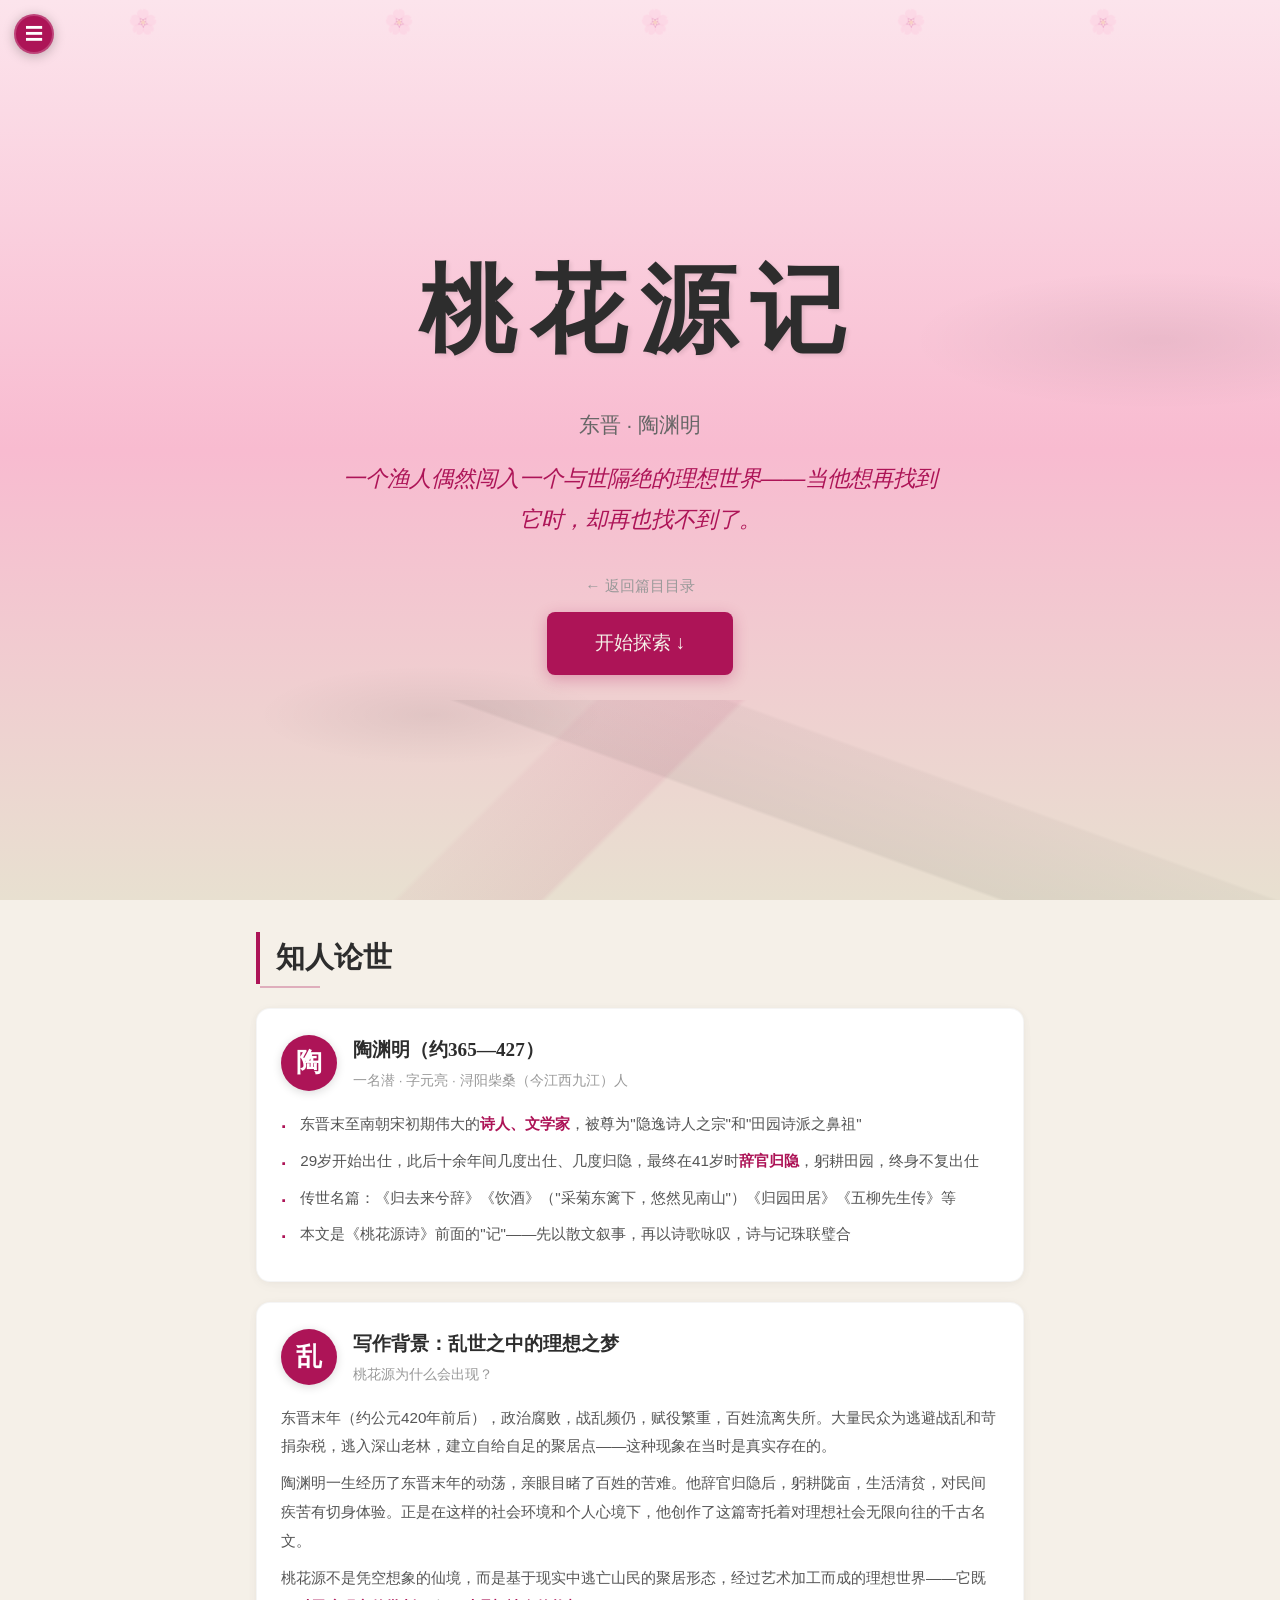
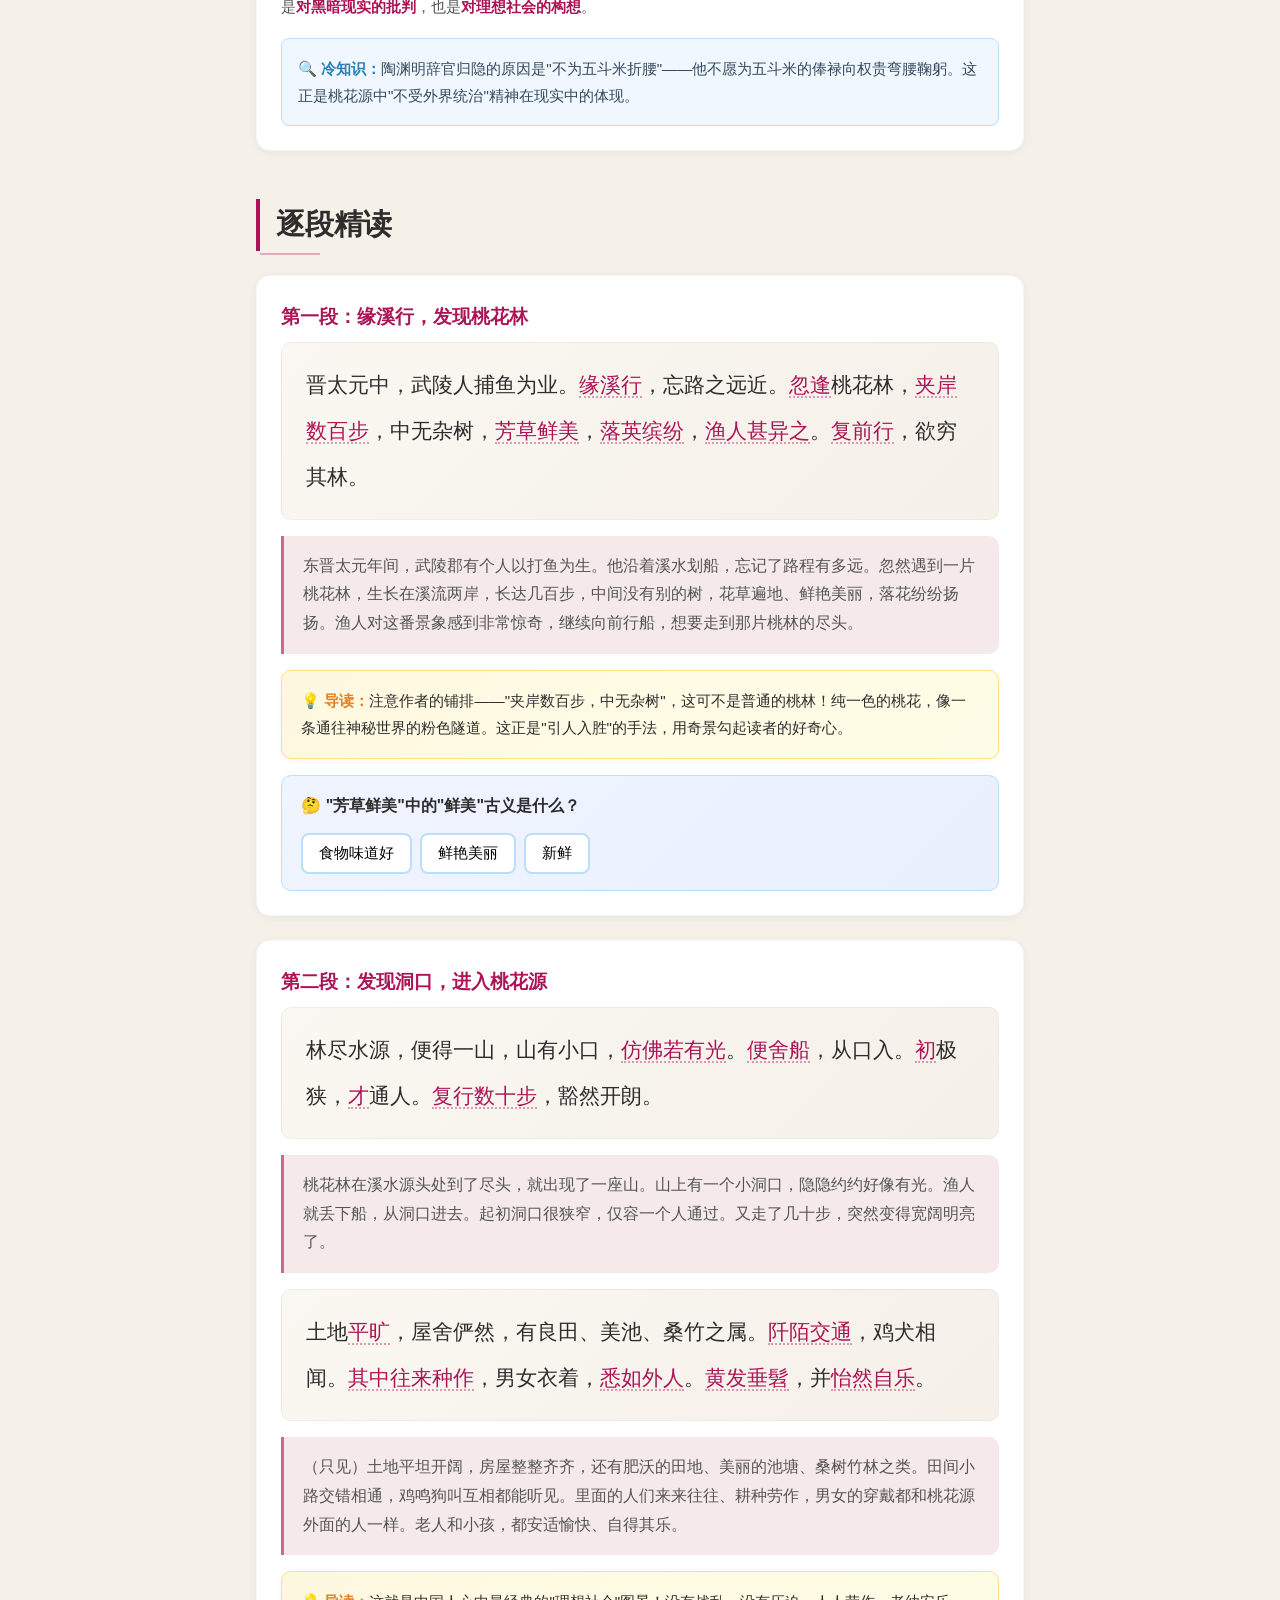
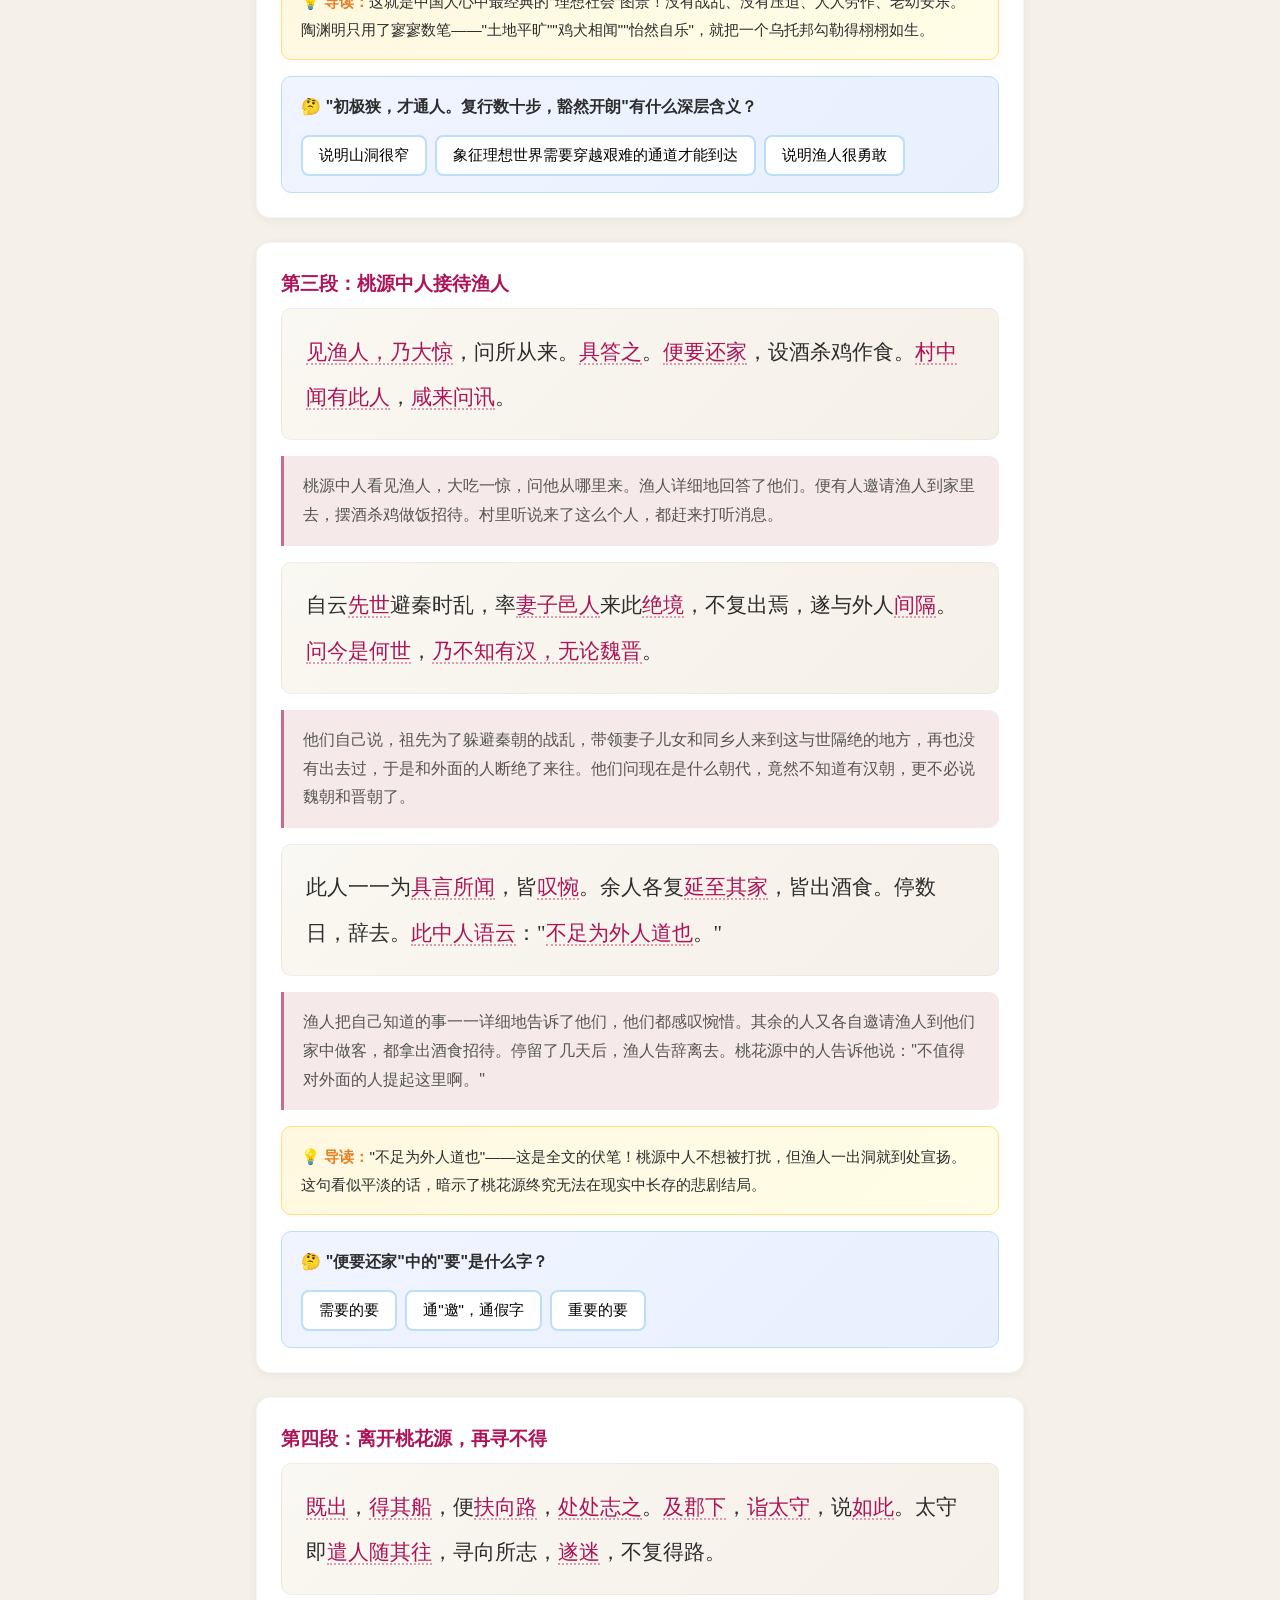
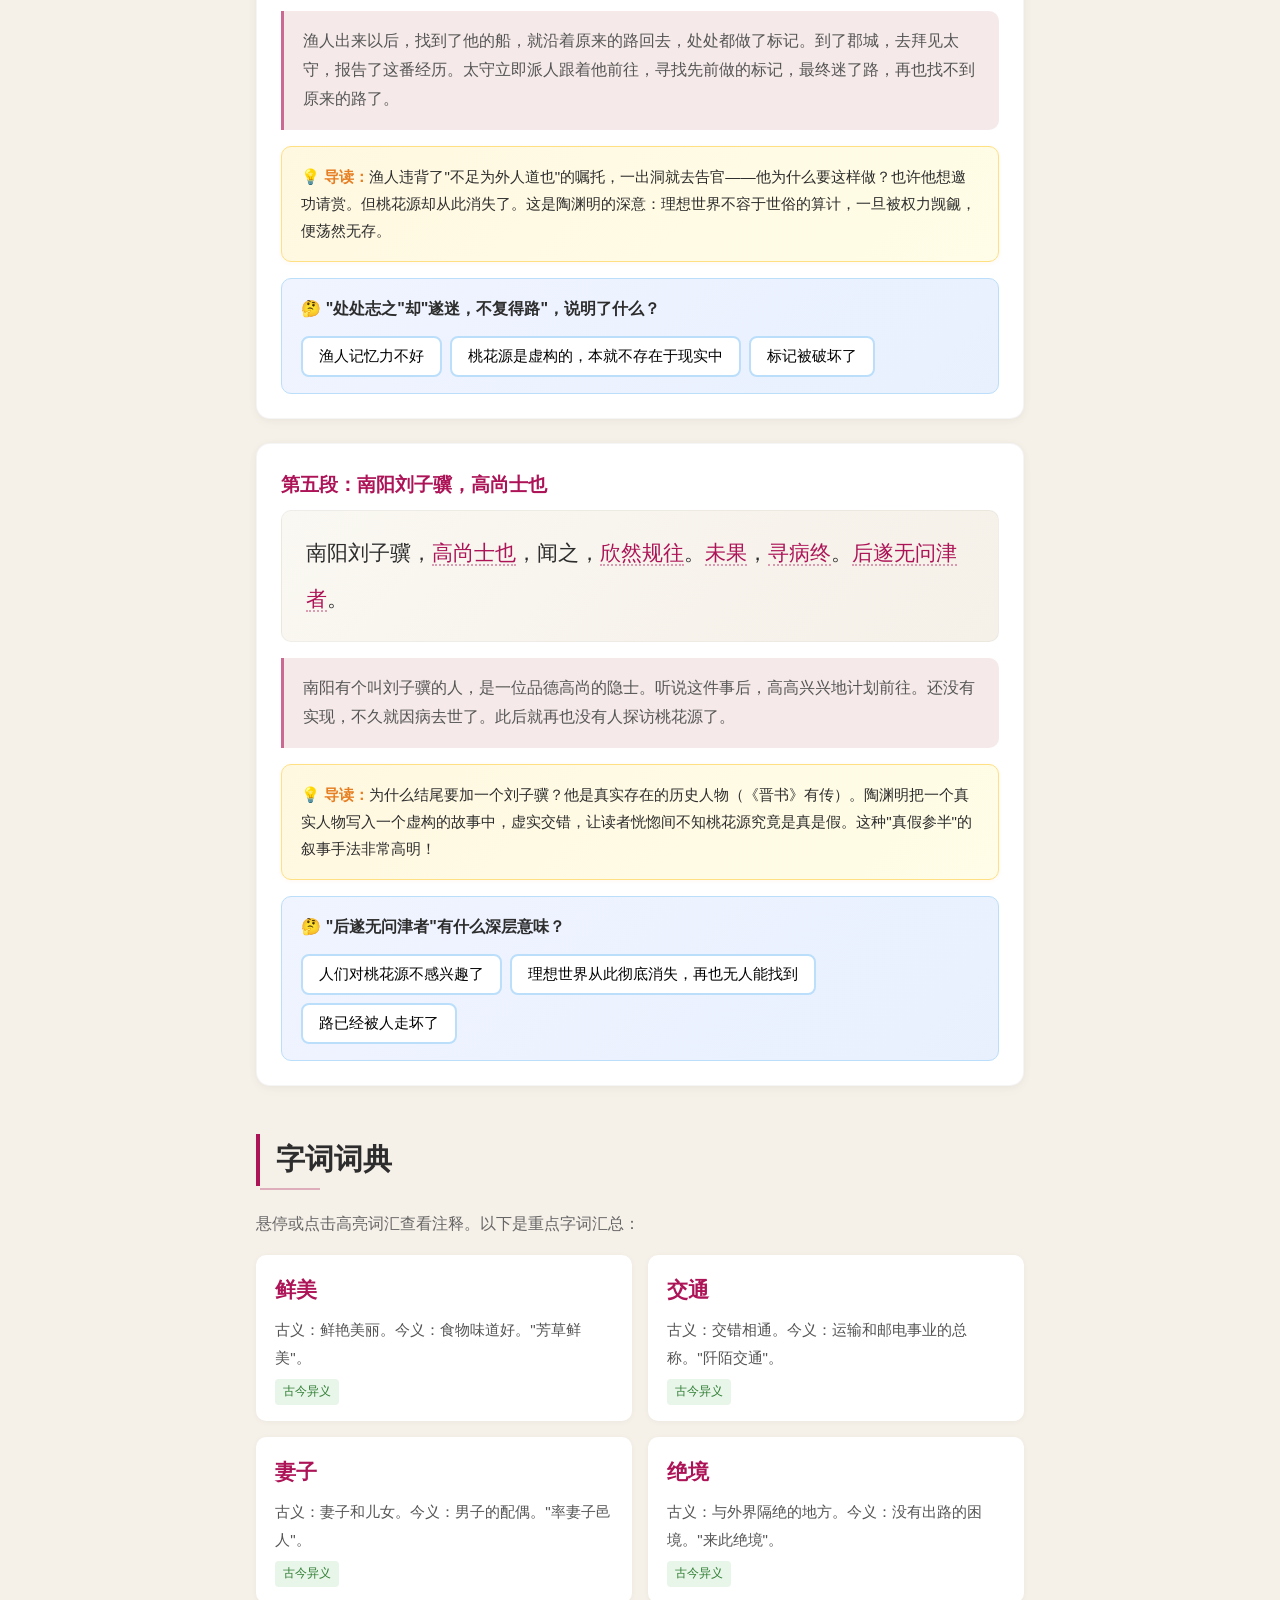
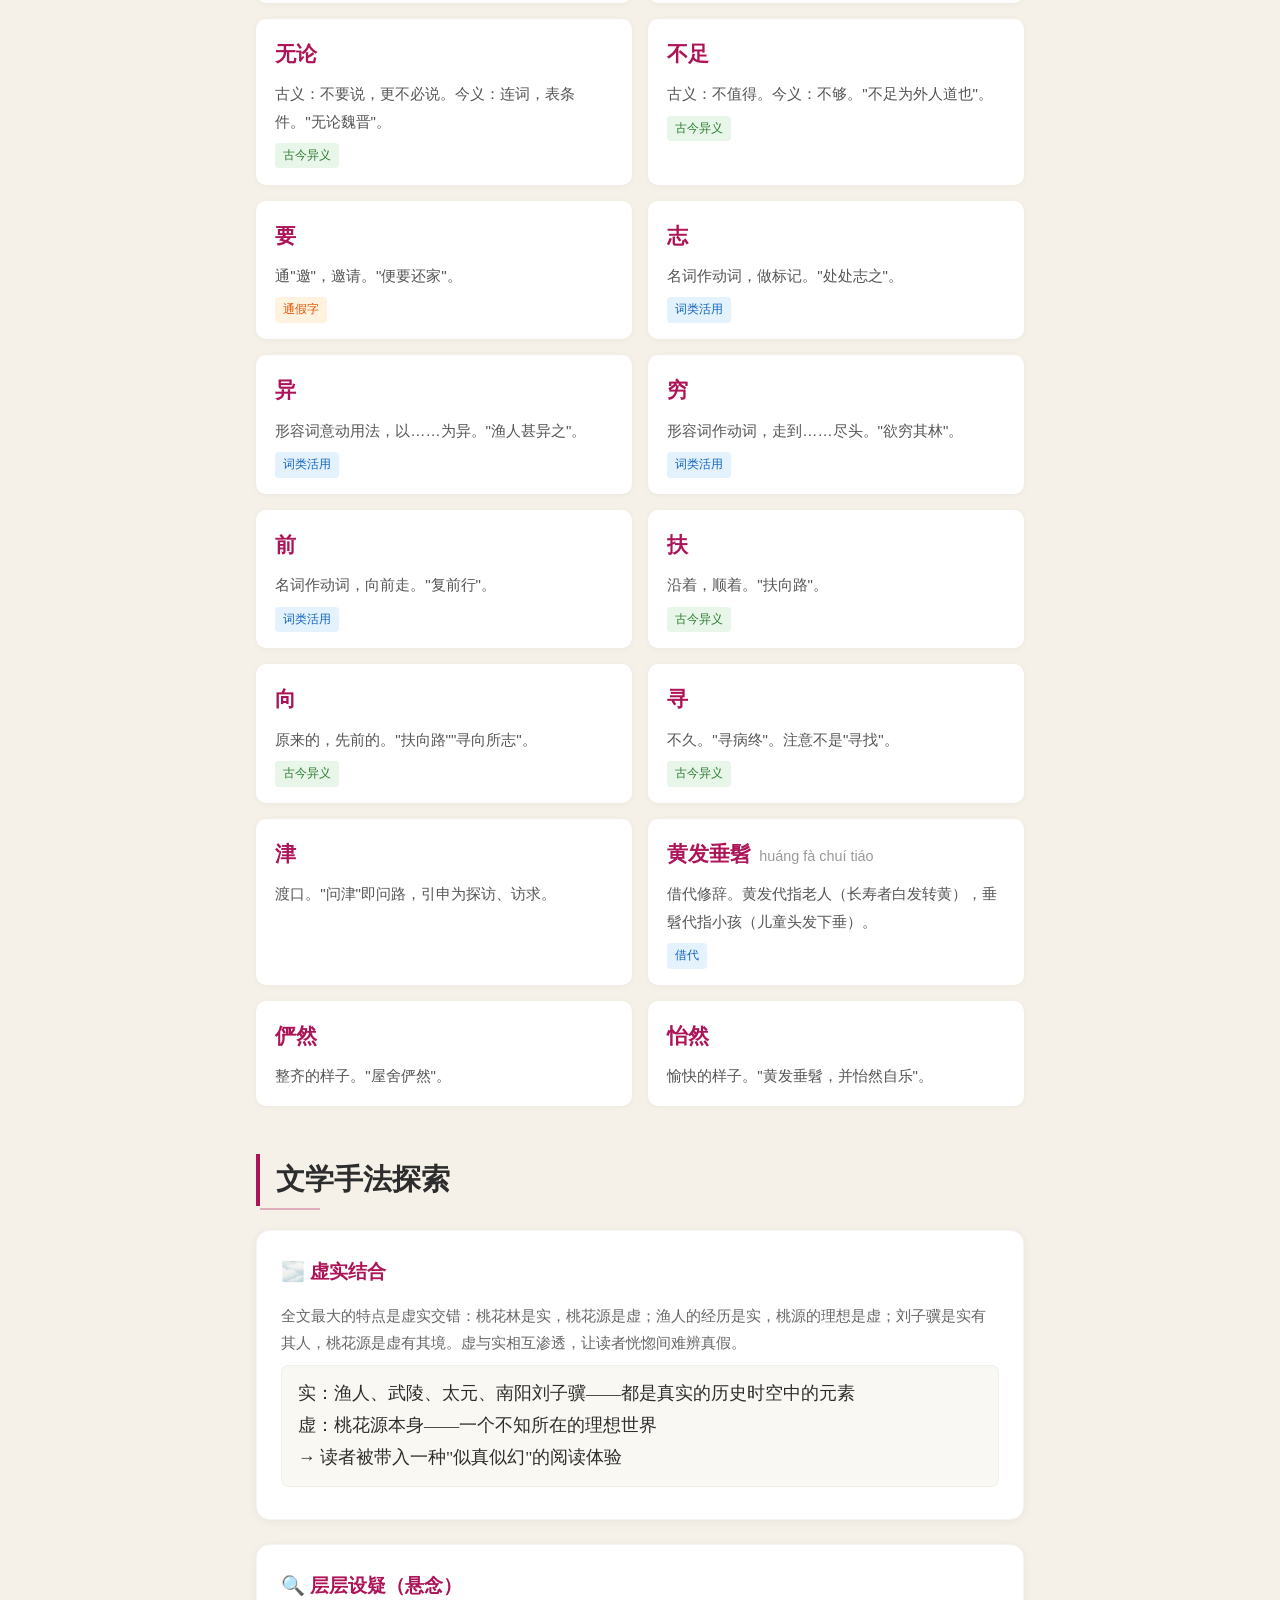
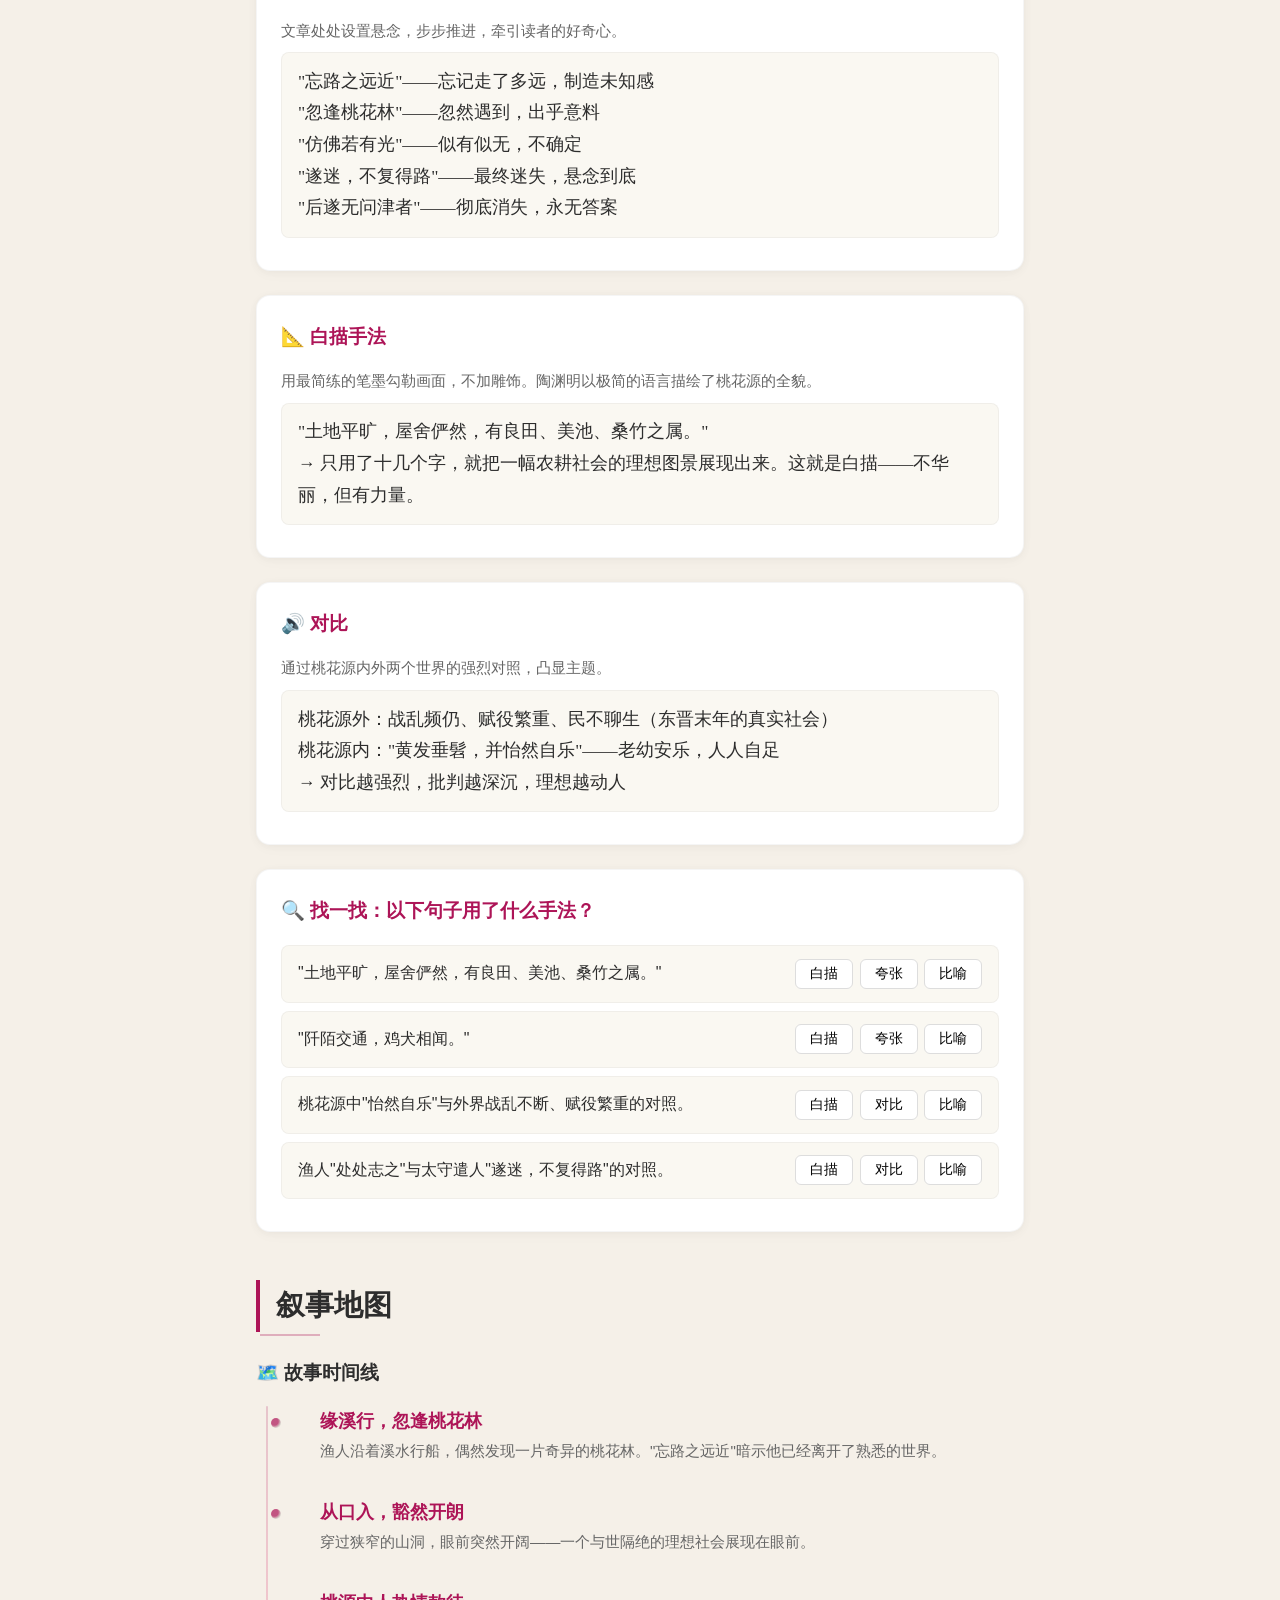
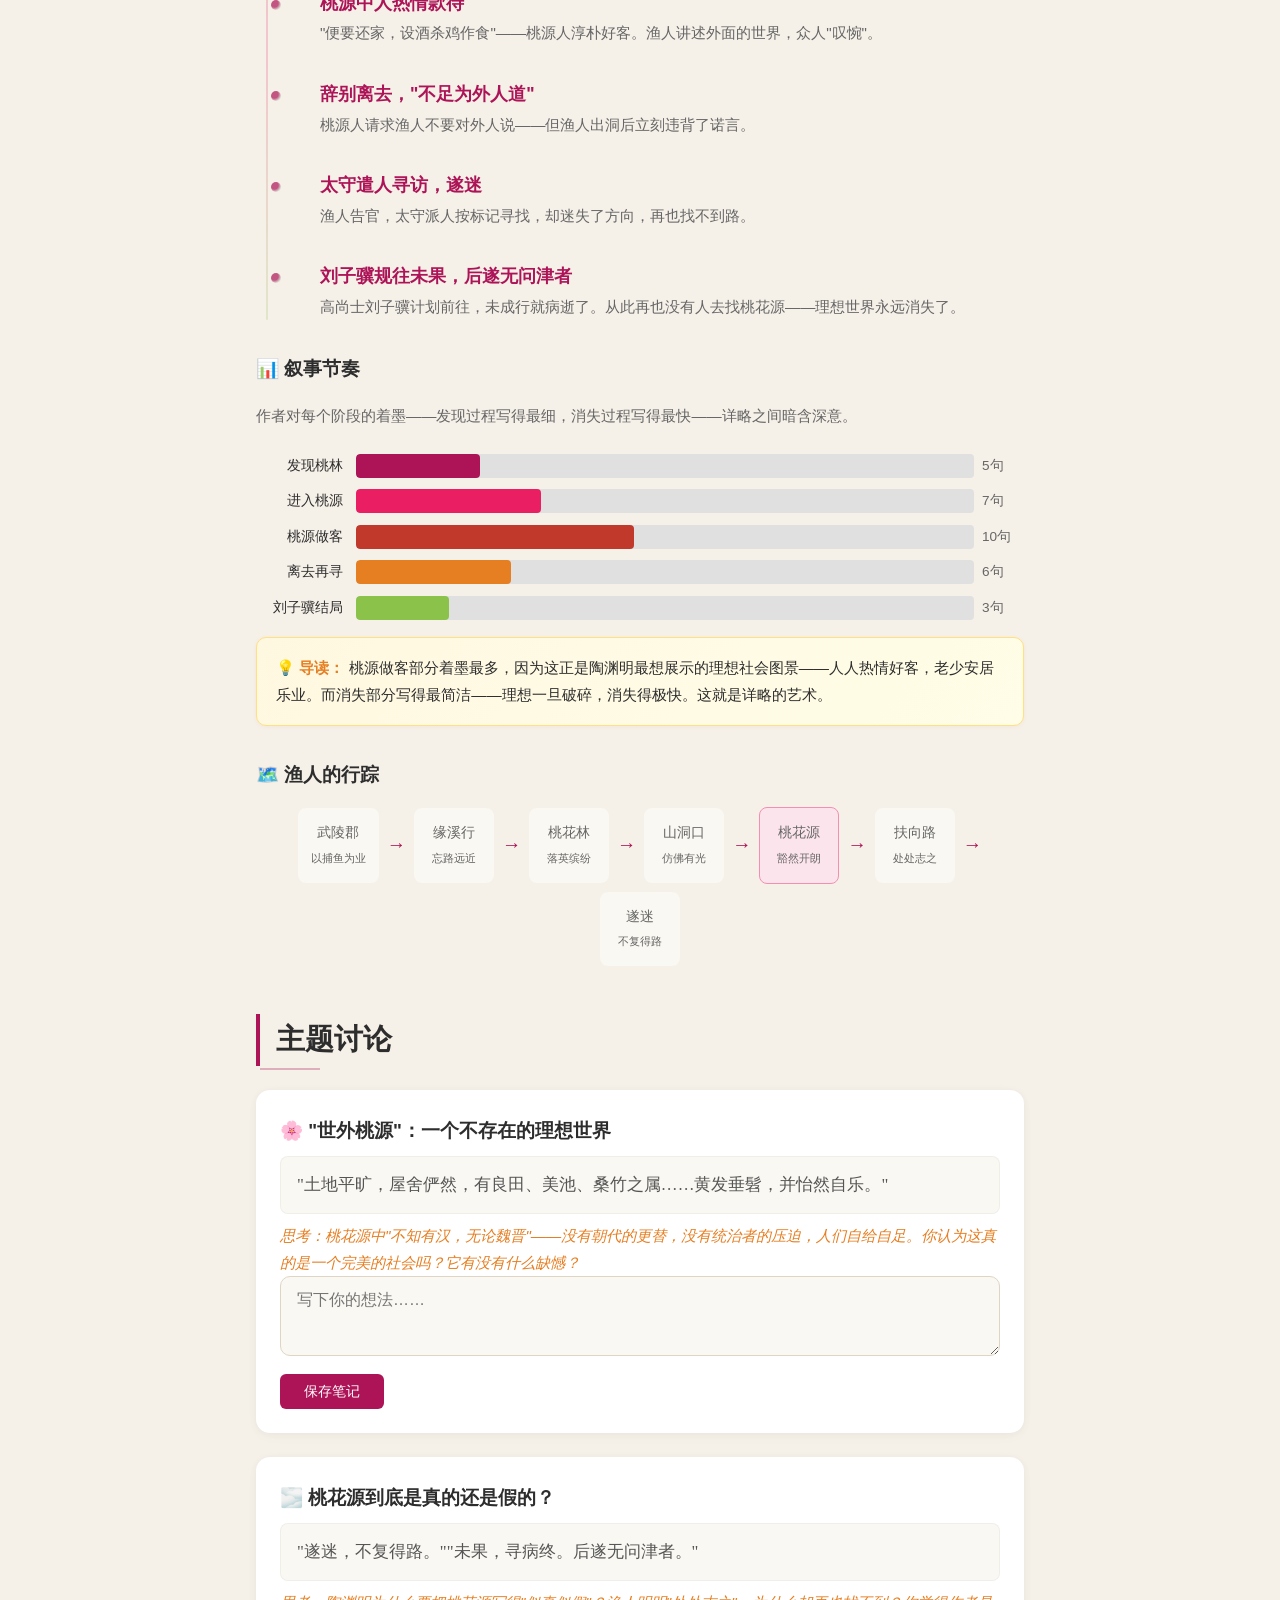
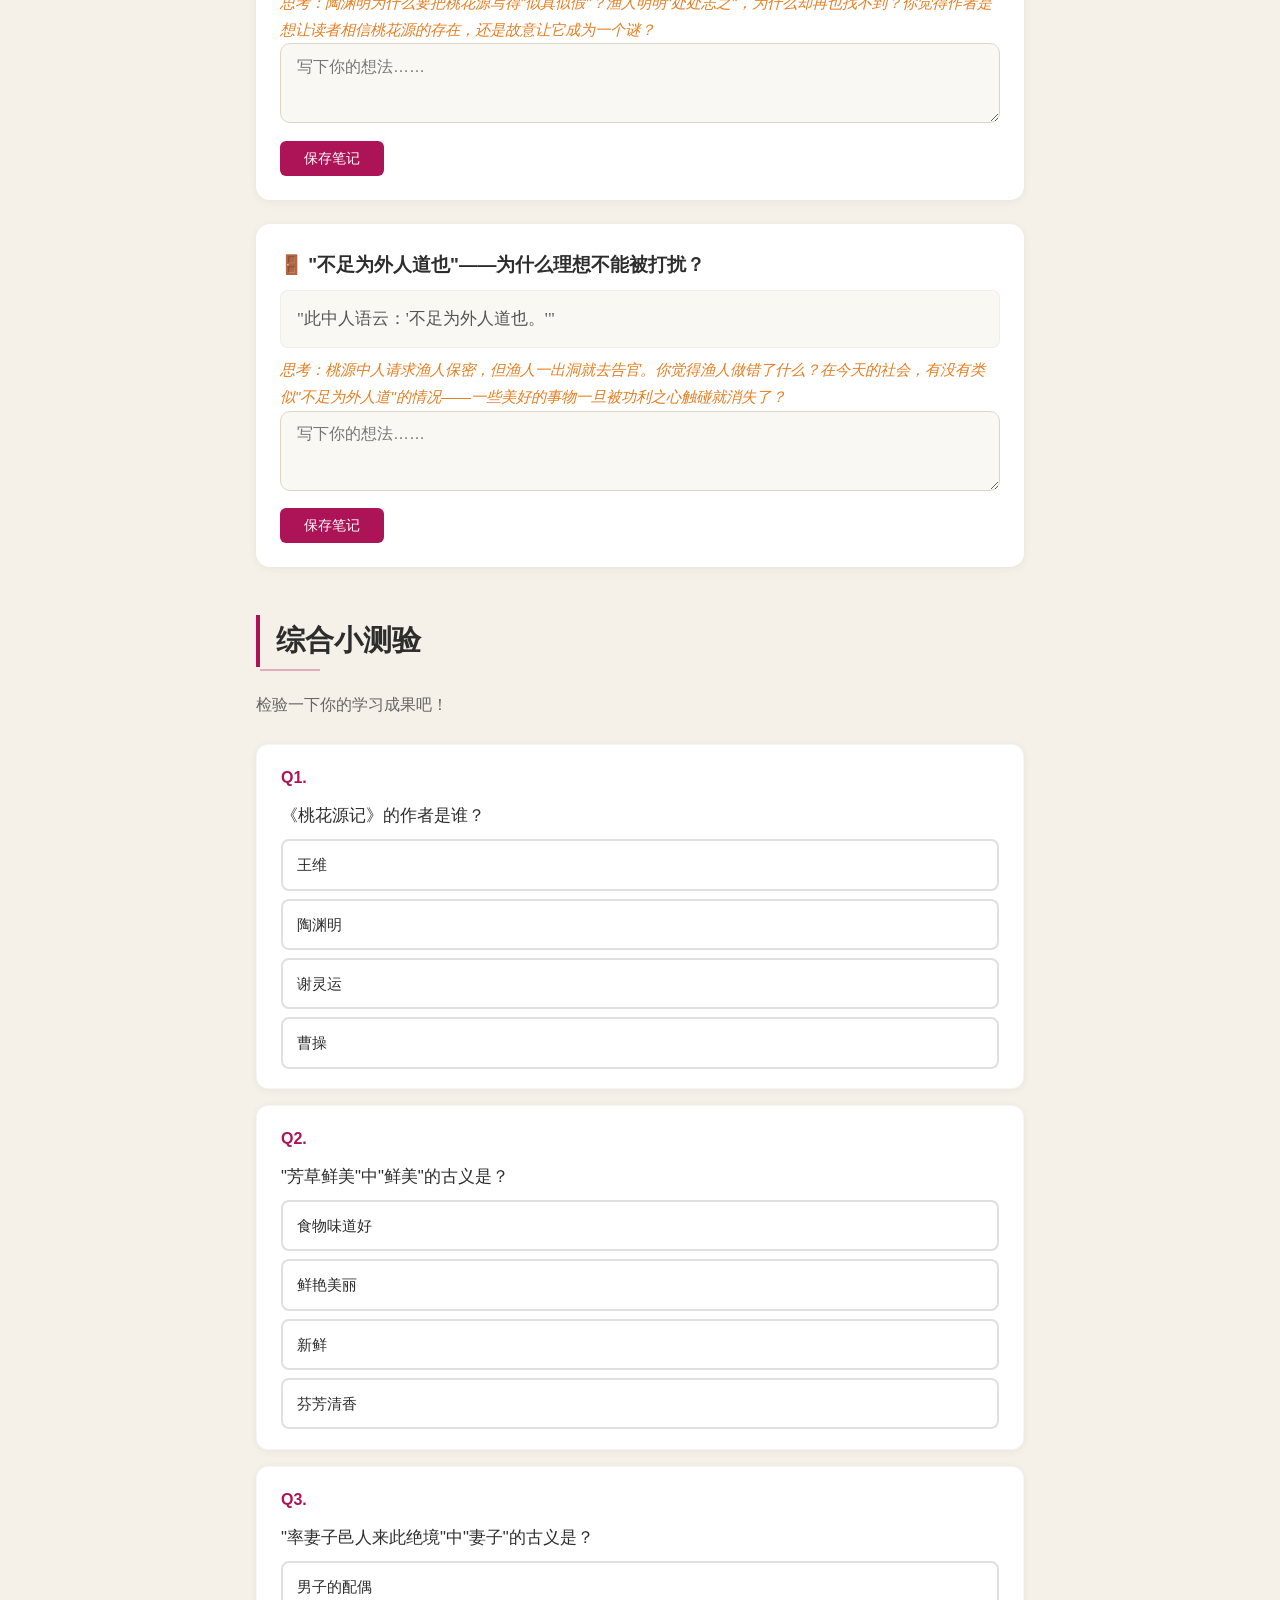
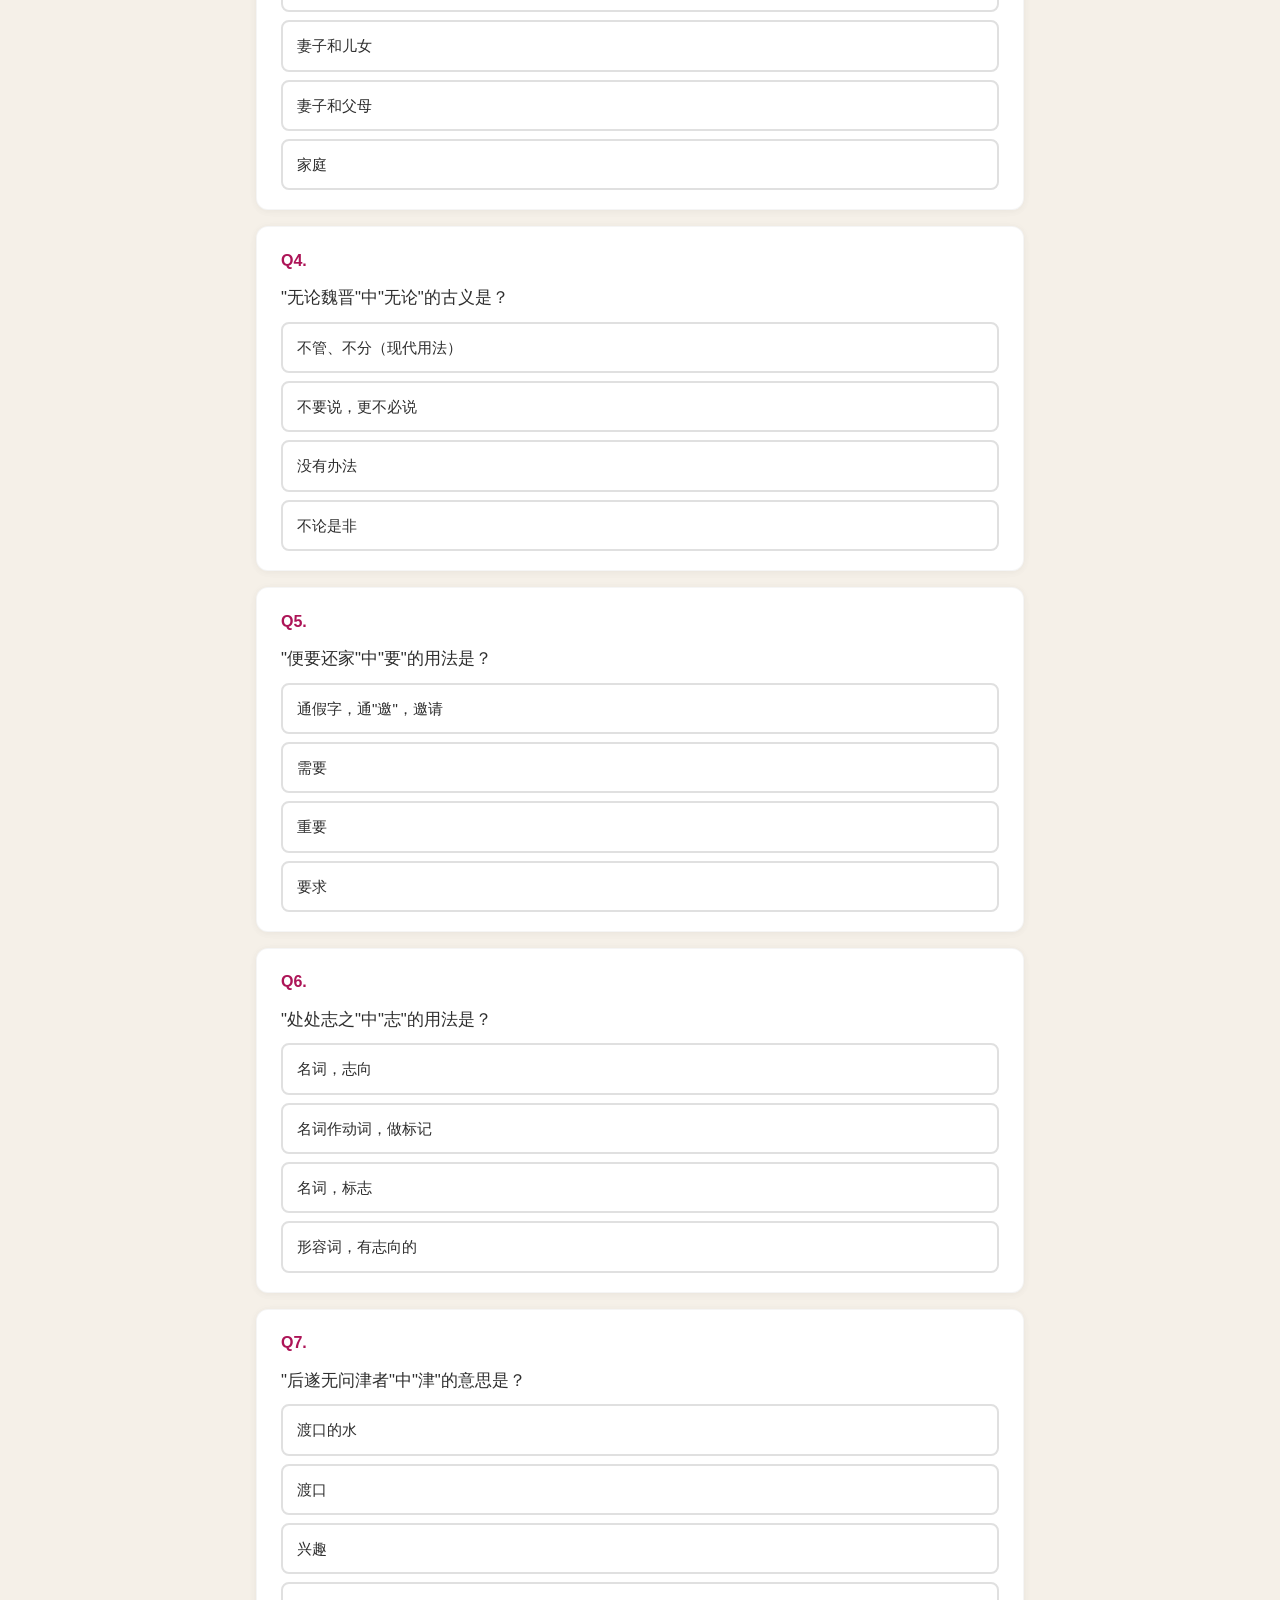
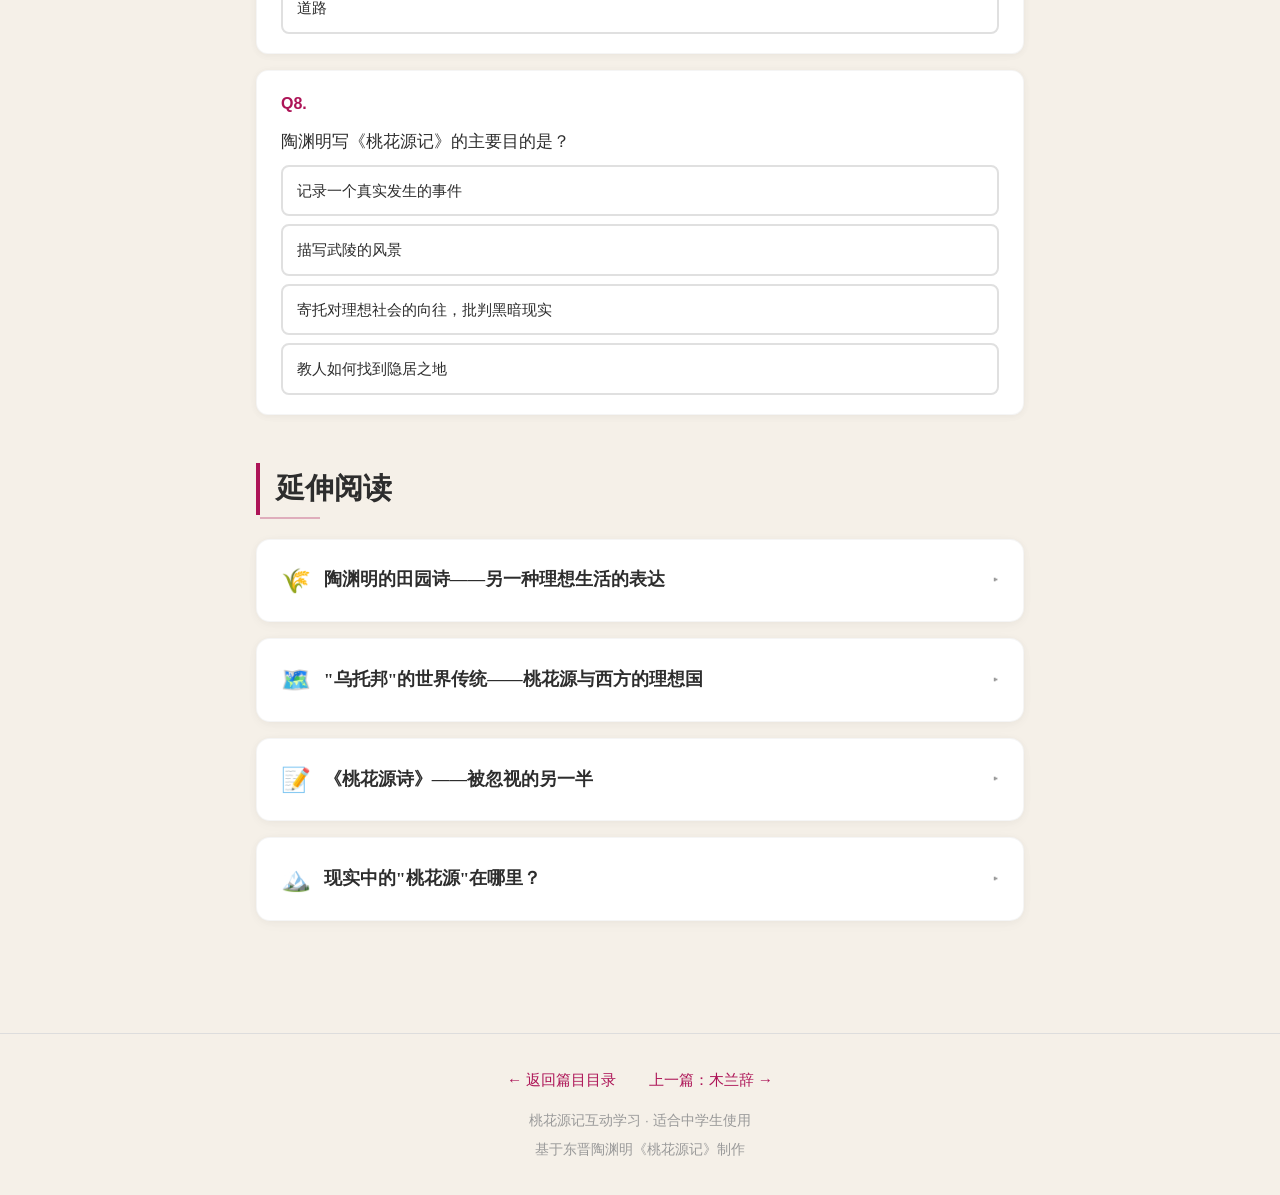
<file: taohuayuanji.html>
<!DOCTYPE html>
<html lang="zh-CN">
<head>
<meta charset="UTF-8">
<meta name="viewport" content="width=device-width, initial-scale=1.0">
<title>桃花源记 — 互动学习</title>
<link rel="stylesheet" href="common.css">
<style>
/* ===== Page-specific ===== */
:root { --accent: #ad1457; --progress-gradient: linear-gradient(90deg, #ad1457, #e91e63); --timeline-gradient: linear-gradient(180deg, #ad1457, #e91e63, #8bc34a); }

#hero {
  min-height: 100vh; min-height: -webkit-fill-available; min-height: 100dvh;
  display: flex; flex-direction: column; align-items: center; justify-content: center;
  position: relative; overflow: hidden; background: linear-gradient(180deg, #fce4ec 0%, #f8bbd0 50%, #e8e0d0 100%);
}
.ink-blossoms {
  position: absolute; width: 100%; height: 100%; pointer-events: none;
}
.blossom {
  position: absolute; font-size: 1.5rem; opacity: 0.25;
  animation: fall linear infinite;
}
.blossom:nth-child(1) { left: 10%; animation-duration: 8s; animation-delay: 0s; }
.blossom:nth-child(2) { left: 30%; animation-duration: 10s; animation-delay: -2s; }
.blossom:nth-child(3) { left: 50%; animation-duration: 7s; animation-delay: -4s; }
.blossom:nth-child(4) { left: 70%; animation-duration: 9s; animation-delay: -1s; }
.blossom:nth-child(5) { left: 85%; animation-duration: 11s; animation-delay: -3s; }
@keyframes fall {
  0% { transform: translateY(-30px) rotate(0deg); opacity: 0; }
  10% { opacity: 0.25; }
  90% { opacity: 0.25; }
  100% { transform: translateY(100vh) rotate(360deg); opacity: 0; }
}

.ink-mountain {
  position: absolute; bottom: 0; width: 100%; height: 200px;
  background: linear-gradient(135deg, transparent 40%, rgba(173,20,87,0.04) 40.5%, rgba(173,20,87,0.08) 50%, transparent 50.5%),
              linear-gradient(200deg, transparent 30%, rgba(0,0,0,0.03) 30.5%, rgba(0,0,0,0.06) 45%, transparent 45.5%);
}
.hero-content { text-align: center; z-index: 1; padding: 2rem; }
.hero-content h1 {
  font-family: "STKaiti", "KaiTi", "Kaiti SC", "Noto Serif SC", serif;
  font-size: clamp(3rem, 8vw, 6rem);
  color: #2d2d2d;
  letter-spacing: 0.15em;
  margin-bottom: 0.5rem;
  text-shadow: 2px 2px 4px rgba(0,0,0,0.1);
}
.hero-content .subtitle {
  font-size: clamp(1rem, 2.5vw, 1.3rem);
  color: #666;
  margin-bottom: 1rem;
}
.hero-content .hook {
  font-size: clamp(1.1rem, 2.5vw, 1.4rem);
  color: #ad1457;
  font-style: italic;
  max-width: 600px;
  margin: 0 auto 2rem;
}
.btn-start {
  display: inline-block; padding: 14px 48px; font-size: 1.2rem;
  background: #ad1457; color: #f5f0e8; border: none; border-radius: 8px;
  cursor: pointer; text-decoration: none;
  transition: transform 0.2s, box-shadow 0.2s;
  box-shadow: 0 4px 15px rgba(173,20,87,0.3);
}
@media (hover: hover) {
  .btn-start:hover { transform: translateY(-2px); box-shadow: 0 6px 20px rgba(173,20,87,0.4); }
}
.back-link {
  display: inline-block; color: #999; text-decoration: none; font-size: 0.95rem;
  transition: color 0.2s; margin-bottom: 0.8rem;
}
@media (hover: hover) {
  .back-link:hover { color: #ad1457; }
}

.theme-card.xun { border-left-color: #ad1457; }
.theme-card.xu { border-left-color: #8bc34a; }
.theme-card.zhi { border-left-color: #e67e22; }

.path-demo {
  display: flex; gap: 0.5rem; justify-content: center; align-items: center;
  margin: 1rem 0; flex-wrap: wrap;
}
.path-step {
  text-align: center; padding: 0.8rem; background: #faf8f2; border-radius: 8px; min-width: 80px;
  font-size: 0.85rem; color: #666; transition: transform 0.3s, background 0.3s;
}
@media (hover: hover) {
  .path-step:hover { transform: scale(1.05); background: #fce4ec; }
}
.path-arrow { font-size: 1.2rem; color: #ad1457; }

@media (max-width: 768px) {
  .hero-content h1 { font-size: 3rem; }
}
</style>
</head>
<body>

<div id="progress-bar" style="width:0%"></div>

<button id="nav-toggle" aria-label="打开导航">☰</button>

<nav id="sidebar" aria-label="文章导航">
  <h3>📖 导航</h3>
  <a href="#hero">首页</a>
  <a href="#sec-background">知人论世</a>
  <a href="#sec-reading">逐段精读</a>
  <a href="#sec-dict">字词词典</a>
  <a href="#sec-devices">文学手法</a>
  <a href="#sec-narrative">叙事地图</a>
  <a href="#sec-themes">主题讨论</a>
  <a href="#sec-quiz">小测验</a>
  <a href="#sec-extend">延伸阅读</a>
</nav>

<div class="tooltip-popup" id="tooltip"></div>

<!-- ===== HERO ===== -->
<section id="hero">
  <div class="ink-blossoms">
    <span class="blossom">🌸</span>
    <span class="blossom">🌸</span>
    <span class="blossom">🌸</span>
    <span class="blossom">🌸</span>
    <span class="blossom">🌸</span>
  </div>
  <div class="ink-cloud"></div>
  <div class="ink-cloud"></div>
  <div class="ink-cloud"></div>
  <div class="ink-mountain"></div>
  <div class="hero-content">
    <h1>桃花源记</h1>
    <p class="subtitle">东晋 · 陶渊明</p>
    <p class="hook">一个渔人偶然闯入一个与世隔绝的理想世界——当他想再找到它时，却再也找不到了。</p>
    <a href="index.html" class="back-link">← 返回篇目目录</a>
    <br>
    <a href="#sec-reading" class="btn-start">开始探索 ↓</a>
  </div>
</section>

<!-- ===== MAIN ===== -->
<div id="main">

  <!-- ====== Section: 知人论世 ====== -->
  <div class="section" id="sec-background">
    <h2 class="section-title">知人论世</h2>

    <div class="info-card">
      <div class="info-card-header">
        <div class="author-seal">陶</div>
        <div>
          <h3>陶渊明（约365—427）</h3>
          <div class="subtitle-tag">一名潜 · 字元亮 · 浔阳柴桑（今江西九江）人</div>
        </div>
      </div>
      <div class="info-card-body">
        <ul>
          <li>东晋末至南朝宋初期伟大的<span class="highlight-text">诗人、文学家</span>，被尊为"隐逸诗人之宗"和"田园诗派之鼻祖"</li>
          <li>29岁开始出仕，此后十余年间几度出仕、几度归隐，最终在41岁时<span class="highlight-text">辞官归隐</span>，躬耕田园，终身不复出仕</li>
          <li>传世名篇：《归去来兮辞》《饮酒》（"采菊东篱下，悠然见南山"）《归园田居》《五柳先生传》等</li>
          <li>本文是《桃花源诗》前面的"记"——先以散文叙事，再以诗歌咏叹，诗与记珠联璧合</li>
        </ul>
      </div>
    </div>

    <div class="info-card">
      <div class="info-card-header">
        <div class="author-seal">乱</div>
        <div>
          <h3>写作背景：乱世之中的理想之梦</h3>
          <div class="subtitle-tag">桃花源为什么会出现？</div>
        </div>
      </div>
      <div class="info-card-body">
        <p>东晋末年（约公元420年前后），政治腐败，战乱频仍，赋役繁重，百姓流离失所。大量民众为逃避战乱和苛捐杂税，逃入深山老林，建立自给自足的聚居点——这种现象在当时是真实存在的。</p>
        <p>陶渊明一生经历了东晋末年的动荡，亲眼目睹了百姓的苦难。他辞官归隐后，躬耕陇亩，生活清贫，对民间疾苦有切身体验。正是在这样的社会环境和个人心境下，他创作了这篇寄托着对理想社会无限向往的千古名文。</p>
        <p>桃花源不是凭空想象的仙境，而是基于现实中逃亡山民的聚居形态，经过艺术加工而成的理想世界——它既是<span class="highlight-text">对黑暗现实的批判</span>，也是<span class="highlight-text">对理想社会的构想</span>。</p>
        <div class="fun-fact">陶渊明辞官归隐的原因是"不为五斗米折腰"——他不愿为五斗米的俸禄向权贵弯腰鞠躬。这正是桃花源中"不受外界统治"精神在现实中的体现。</div>
      </div>
    </div>
  </div>

  <!-- ====== Section 1: 逐段精读 ====== -->
  <div class="section" id="sec-reading">
    <h2 class="section-title">逐段精读</h2>

    <!-- Card 1: 发现桃花林 -->
    <div class="poem-card">
      <h3 style="color:#ad1457;margin-bottom:0.5rem;">第一段：缘溪行，发现桃花林</h3>
      <div class="poem-original">
        晋太元中，武陵人捕鱼为业。<span class="hl" tabindex="0" data-tip="缘：沿着，顺着。溪：小河">缘溪行</span>，忘路之远近。<span class="hl" tabindex="0" data-tip="忽逢：忽然遇到">忽逢</span>桃花林，<span class="hl" tabindex="0" data-tip="夹岸：两岸。杂：掺杂，混杂">夹岸数百步</span>，中无杂树，<span class="hl" tabindex="0" data-tip="芳草：香草。鲜美：鲜艳美丽（古义）">芳草鲜美</span>，<span class="hl" tabindex="0" data-tip="落英：落花。缤纷：繁多而纷乱的样子">落英缤纷</span>，<span class="hl" tabindex="0" data-tip="渔人甚异之：渔人对这景象感到非常惊异。异：意动用法，以……为异">渔人甚异之</span>。<span class="hl" tabindex="0" data-tip="复：又，再。前：名词作动词，向前行走">复前行</span>，欲穷其林。
      </div>
      <div class="poem-translation">
        东晋太元年间，武陵郡有个人以打鱼为生。他沿着溪水划船，忘记了路程有多远。忽然遇到一片桃花林，生长在溪流两岸，长达几百步，中间没有别的树，花草遍地、鲜艳美丽，落花纷纷扬扬。渔人对这番景象感到非常惊奇，继续向前行船，想要走到那片桃林的尽头。
      </div>
      <div class="tip-box">注意作者的铺排——"夹岸数百步，中无杂树"，这可不是普通的桃林！纯一色的桃花，像一条通往神秘世界的粉色隧道。这正是"引人入胜"的手法，用奇景勾起读者的好奇心。</div>
      <div class="mini-quiz" data-quiz="1">
        <div class="question">🤔 "芳草鲜美"中的"鲜美"古义是什么？</div>
        <div class="options">
          <button class="opt-btn" data-correct="false">食物味道好</button>
          <button class="opt-btn" data-correct="true">鲜艳美丽</button>
          <button class="opt-btn" data-correct="false">新鲜</button>
        </div>
        <div class="explanation">古汉语中，"鲜美"指色彩鲜艳、美丽，多用于描写花草。现代多指食物味道好，这是一个典型的古今异义词。</div>
      </div>
    </div>

    <!-- Card 2: 进入桃源 -->
    <div class="poem-card">
      <h3 style="color:#ad1457;margin-bottom:0.5rem;">第二段：发现洞口，进入桃花源</h3>
      <div class="poem-original">
        林尽水源，便得一山，山有小口，<span class="hl" tabindex="0" data-tip="仿佛：隐隐约约，看不真切。若：好像">仿佛若有光</span>。<span class="hl" tabindex="0" data-tip="便舍船：就丢下船">便舍船</span>，从口入。<span class="hl" tabindex="0" data-tip="初：起初，刚开始">初</span>极狭，<span class="hl" tabindex="0" data-tip="才：仅仅，只">才</span>通人。<span class="hl" tabindex="0" data-tip="复：又。行：走。数十步：几十步">复行数十步</span>，豁然开朗。
      </div>
      <div class="poem-translation">
        桃花林在溪水源头处到了尽头，就出现了一座山。山上有一个小洞口，隐隐约约好像有光。渔人就丢下船，从洞口进去。起初洞口很狭窄，仅容一个人通过。又走了几十步，突然变得宽阔明亮了。
      </div>
      <div class="poem-original">
        土地<span class="hl" tabindex="0" data-tip="平旷：平坦开阔">平旷</span>，屋舍俨然，有良田、美池、桑竹之属。<span class="hl" tabindex="0" data-tip="阡陌：田间小路。南北向的叫&#34;阡&#34;，东西向的叫&#34;陌&#34;。交通：交错相通（古义）">阡陌交通</span>，鸡犬相闻。<span class="hl" tabindex="0" data-tip="其中：那里面。往来：来来往往。耕作：耕种劳作">其中往来种作</span>，男女衣着，<span class="hl" tabindex="0" data-tip="悉：都，全部。如：像。外人：桃花源以外的人">悉如外人</span>。<span class="hl" tabindex="0" data-tip="黄发：代指老人。古以老人发白转黄为长寿之征。垂髫：垂下来的头发，代指小孩。读音：tiáo">黄发垂髫</span>，并<span class="hl" tabindex="0" data-tip="怡然：愉快的样子。自乐：自得其乐">怡然自乐</span>。
      </div>
      <div class="poem-translation">
        （只见）土地平坦开阔，房屋整整齐齐，还有肥沃的田地、美丽的池塘、桑树竹林之类。田间小路交错相通，鸡鸣狗叫互相都能听见。里面的人们来来往往、耕种劳作，男女的穿戴都和桃花源外面的人一样。老人和小孩，都安适愉快、自得其乐。
      </div>
      <div class="tip-box">这就是中国人心中最经典的"理想社会"图景！没有战乱、没有压迫、人人劳作、老幼安乐。陶渊明只用了寥寥数笔——"土地平旷""鸡犬相闻""怡然自乐"，就把一个乌托邦勾勒得栩栩如生。</div>
      <div class="mini-quiz" data-quiz="2">
        <div class="question">🤔 "初极狭，才通人。复行数十步，豁然开朗"有什么深层含义？</div>
        <div class="options">
          <button class="opt-btn" data-correct="false">说明山洞很窄</button>
          <button class="opt-btn" data-correct="true">象征理想世界需要穿越艰难的通道才能到达</button>
          <button class="opt-btn" data-correct="false">说明渔人很勇敢</button>
        </div>
        <div class="explanation">"狭窄→豁然开朗"不仅是写实描写，更是一个隐喻：通往理想世界的道路起初狭窄逼仄，但只要坚持穿过，便会迎来一片新天地。</div>
      </div>
    </div>

    <!-- Card 3: 村中人接待 -->
    <div class="poem-card">
      <h3 style="color:#ad1457;margin-bottom:0.5rem;">第三段：桃源中人接待渔人</h3>
      <div class="poem-original">
        <span class="hl" tabindex="0" data-tip="见渔人，乃大惊：桃源中人见到渔人，竟然非常惊讶">见渔人，乃大惊</span>，问所从来。<span class="hl" tabindex="0" data-tip="具：详细地。答：回答">具答之</span>。<span class="hl" tabindex="0" data-tip="便要：就邀请。要：通'邀'，邀请">便要还家</span>，设酒杀鸡作食。<span class="hl" tabindex="0" data-tip="村中闻有此人：村里听说来了这样一个人">村中闻有此人</span>，<span class="hl" tabindex="0" data-tip="咸：都，全。来：赶来">咸来问讯</span>。
      </div>
      <div class="poem-translation">
        桃源中人看见渔人，大吃一惊，问他从哪里来。渔人详细地回答了他们。便有人邀请渔人到家里去，摆酒杀鸡做饭招待。村里听说来了这么个人，都赶来打听消息。
      </div>
      <div class="poem-original">
        自云<span class="hl" tabindex="0" data-tip="先世：先人，祖先">先世</span>避秦时乱，率<span class="hl" tabindex="0" data-tip="妻子：妻子和儿女（古义）。邑人：同乡的人">妻子邑人</span>来此<span class="hl" tabindex="0" data-tip="绝境：与外界隔绝的地方（古义）">绝境</span>，不复出焉，遂与外人<span class="hl" tabindex="0" data-tip="间隔：隔离，不通音信">间隔</span>。<span class="hl" tabindex="0" data-tip="问今是何世：问现在是什么朝代">问今是何世</span>，<span class="hl" tabindex="0" data-tip="乃：竟然。无论：不要说，更不用说（古义）">乃不知有汉，无论魏晋</span>。
      </div>
      <div class="poem-translation">
        他们自己说，祖先为了躲避秦朝的战乱，带领妻子儿女和同乡人来到这与世隔绝的地方，再也没有出去过，于是和外面的人断绝了来往。他们问现在是什么朝代，竟然不知道有汉朝，更不必说魏朝和晋朝了。
      </div>
      <div class="poem-original">
        此人一一为<span class="hl" tabindex="0" data-tip="具言：详细地说出">具言所闻</span>，皆<span class="hl" tabindex="0" data-tip="叹惋：感叹惋惜">叹惋</span>。余人各复<span class="hl" tabindex="0" data-tip="延至其家：邀请渔人到他们自己家中。延：邀请">延至其家</span>，皆出酒食。停数日，辞去。<span class="hl" tabindex="0" data-tip="此中人语云：桃花源里的人告诉他说。语：告诉。读音：yù">此中人语云</span>："<span class="hl" tabindex="0" data-tip="不足：不值得。为：对，向。道：说">不足为外人道也</span>。"
      </div>
      <div class="poem-translation">
        渔人把自己知道的事一一详细地告诉了他们，他们都感叹惋惜。其余的人又各自邀请渔人到他们家中做客，都拿出酒食招待。停留了几天后，渔人告辞离去。桃花源中的人告诉他说："不值得对外面的人提起这里啊。"
      </div>
      <div class="tip-box">"不足为外人道也"——这是全文的伏笔！桃源中人不想被打扰，但渔人一出洞就到处宣扬。这句看似平淡的话，暗示了桃花源终究无法在现实中长存的悲剧结局。</div>
      <div class="mini-quiz" data-quiz="3">
        <div class="question">🤔 "便要还家"中的"要"是什么字？</div>
        <div class="options">
          <button class="opt-btn" data-correct="false">需要的要</button>
          <button class="opt-btn" data-correct="true">通"邀"，通假字</button>
          <button class="opt-btn" data-correct="false">重要的要</button>
        </div>
        <div class="explanation">"要"在这里是通假字，通"邀"，意思是"邀请"。"便要还家"即"就邀请（渔人）到自己家里"。</div>
      </div>
    </div>

    <!-- Card 4: 离开后再寻不得 -->
    <div class="poem-card">
      <h3 style="color:#ad1457;margin-bottom:0.5rem;">第四段：离开桃花源，再寻不得</h3>
      <div class="poem-original">
        <span class="hl" tabindex="0" data-tip="既出：已经出来后">既出</span>，<span class="hl" tabindex="0" data-tip="得其船：找到他的船">得其船</span>，便<span class="hl" tabindex="0" data-tip="扶：沿着，顺着。向：原来的，先前的">扶向路</span>，<span class="hl" tabindex="0" data-tip="处处志之：处处都做了标记。志：做标记">处处志之</span>。<span class="hl" tabindex="0" data-tip="及：等到。郡下：太守衙门">及郡下</span>，<span class="hl" tabindex="0" data-tip="诣：拜见。太守：郡的最高长官">诣太守</span>，说<span class="hl" tabindex="0" data-tip="如此：这样，指在桃花源的所见所闻">如此</span>。太守即<span class="hl" tabindex="0" data-tip="遣：派遣">遣人随其往</span>，寻向所志，<span class="hl" tabindex="0" data-tip="遂迷：竟然迷失了方向。遂：终于，竟然">遂迷</span>，不复得路。
      </div>
      <div class="poem-translation">
        渔人出来以后，找到了他的船，就沿着原来的路回去，处处都做了标记。到了郡城，去拜见太守，报告了这番经历。太守立即派人跟着他前往，寻找先前做的标记，最终迷了路，再也找不到原来的路了。
      </div>
      <div class="tip-box">渔人违背了"不足为外人道也"的嘱托，一出洞就去告官——他为什么要这样做？也许他想邀功请赏。但桃花源却从此消失了。这是陶渊明的深意：理想世界不容于世俗的算计，一旦被权力觊觎，便荡然无存。</div>
      <div class="mini-quiz" data-quiz="4">
        <div class="question">🤔 "处处志之"却"遂迷，不复得路"，说明了什么？</div>
        <div class="options">
          <button class="opt-btn" data-correct="false">渔人记忆力不好</button>
          <button class="opt-btn" data-correct="true">桃花源是虚构的，本就不存在于现实中</button>
          <button class="opt-btn" data-correct="false">标记被破坏了</button>
        </div>
        <div class="explanation">渔人明明"处处志之"，却再也找不到路。这暗示桃花源本就是一个虚构的理想世界，只能在偶然的机缘下遇见，刻意追寻是找不到的。</div>
      </div>
    </div>

    <!-- Card 5: 刘子骥寻访未果 -->
    <div class="poem-card">
      <h3 style="color:#ad1457;margin-bottom:0.5rem;">第五段：南阳刘子骥，高尚士也</h3>
      <div class="poem-original">
        南阳刘子骥，<span class="hl" tabindex="0" data-tip="高尚士：品德高尚的隐士">高尚士也</span>，闻之，<span class="hl" tabindex="0" data-tip="欣然：高兴的样子">欣然规往</span>。<span class="hl" tabindex="0" data-tip="未果：没有实现">未果</span>，<span class="hl" tabindex="0" data-tip="寻：不久。病终：因病去世">寻病终</span>。<span class="hl" tabindex="0" data-tip="后：后来。复：再。问津：问路，这里指探访、访求。津：渡口">后遂无问津者</span>。
      </div>
      <div class="poem-translation">
        南阳有个叫刘子骥的人，是一位品德高尚的隐士。听说这件事后，高高兴兴地计划前往。还没有实现，不久就因病去世了。此后就再也没有人探访桃花源了。
      </div>
      <div class="tip-box">为什么结尾要加一个刘子骥？他是真实存在的历史人物（《晋书》有传）。陶渊明把一个真实人物写入一个虚构的故事中，虚实交错，让读者恍惚间不知桃花源究竟是真是假。这种"真假参半"的叙事手法非常高明！</div>
      <div class="mini-quiz" data-quiz="5">
        <div class="question">🤔 "后遂无问津者"有什么深层意味？</div>
        <div class="options">
          <button class="opt-btn" data-correct="false">人们对桃花源不感兴趣了</button>
          <button class="opt-btn" data-correct="true">理想世界从此彻底消失，再也无人能找到</button>
          <button class="opt-btn" data-correct="false">路已经被人走坏了</button>
        </div>
        <div class="explanation">"无问津者"不仅是没有人再去找，更是暗示桃花源永远消失了。一个理想社会一旦被人间的权力欲望所触碰，就不复存在——这是陶渊明对现实的深沉感慨。</div>
      </div>
    </div>
  </div>

  <!-- ====== Section 2: 字词词典 ====== -->
  <div class="section" id="sec-dict">
    <h2 class="section-title">字词词典</h2>
    <p style="color:#666;margin-bottom:1rem;">悬停或点击高亮词汇查看注释。以下是重点字词汇总：</p>
    <div class="dict-grid">
      <div class="dict-card">
        <span class="word">鲜美</span>
        <div class="meaning">古义：鲜艳美丽。今义：食物味道好。"芳草鲜美"。</div>
        <span class="tag gujin">古今异义</span>
      </div>
      <div class="dict-card">
        <span class="word">交通</span>
        <div class="meaning">古义：交错相通。今义：运输和邮电事业的总称。"阡陌交通"。</div>
        <span class="tag gujin">古今异义</span>
      </div>
      <div class="dict-card">
        <span class="word">妻子</span>
        <div class="meaning">古义：妻子和儿女。今义：男子的配偶。"率妻子邑人"。</div>
        <span class="tag gujin">古今异义</span>
      </div>
      <div class="dict-card">
        <span class="word">绝境</span>
        <div class="meaning">古义：与外界隔绝的地方。今义：没有出路的困境。"来此绝境"。</div>
        <span class="tag gujin">古今异义</span>
      </div>
      <div class="dict-card">
        <span class="word">无论</span>
        <div class="meaning">古义：不要说，更不必说。今义：连词，表条件。"无论魏晋"。</div>
        <span class="tag gujin">古今异义</span>
      </div>
      <div class="dict-card">
        <span class="word">不足</span>
        <div class="meaning">古义：不值得。今义：不够。"不足为外人道也"。</div>
        <span class="tag gujin">古今异义</span>
      </div>
      <div class="dict-card">
        <span class="word">要</span>
        <div class="meaning">通"邀"，邀请。"便要还家"。</div>
        <span class="tag tongjia">通假字</span>
      </div>
      <div class="dict-card">
        <span class="word">志</span>
        <div class="meaning">名词作动词，做标记。"处处志之"。</div>
        <span class="tag huoyong">词类活用</span>
      </div>
      <div class="dict-card">
        <span class="word">异</span>
        <div class="meaning">形容词意动用法，以……为异。"渔人甚异之"。</div>
        <span class="tag huoyong">词类活用</span>
      </div>
      <div class="dict-card">
        <span class="word">穷</span>
        <div class="meaning">形容词作动词，走到……尽头。"欲穷其林"。</div>
        <span class="tag huoyong">词类活用</span>
      </div>
      <div class="dict-card">
        <span class="word">前</span>
        <div class="meaning">名词作动词，向前走。"复前行"。</div>
        <span class="tag huoyong">词类活用</span>
      </div>
      <div class="dict-card">
        <span class="word">扶</span>
        <div class="meaning">沿着，顺着。"扶向路"。</div>
        <span class="tag gujin">古今异义</span>
      </div>
      <div class="dict-card">
        <span class="word">向</span>
        <div class="meaning">原来的，先前的。"扶向路""寻向所志"。</div>
        <span class="tag gujin">古今异义</span>
      </div>
      <div class="dict-card">
        <span class="word">寻</span>
        <div class="meaning">不久。"寻病终"。注意不是"寻找"。</div>
        <span class="tag gujin">古今异义</span>
      </div>
      <div class="dict-card">
        <span class="word">津</span>
        <div class="meaning">渡口。"问津"即问路，引申为探访、访求。</div>
      </div>
      <div class="dict-card">
        <span class="word">黄发垂髫</span><span class="pinyin">huáng fà chuí tiáo</span>
        <div class="meaning">借代修辞。黄发代指老人（长寿者白发转黄），垂髫代指小孩（儿童头发下垂）。</div>
        <span class="tag huoyong">借代</span>
      </div>
      <div class="dict-card">
        <span class="word">俨然</span>
        <div class="meaning">整齐的样子。"屋舍俨然"。</div>
      </div>
      <div class="dict-card">
        <span class="word">怡然</span>
        <div class="meaning">愉快的样子。"黄发垂髫，并怡然自乐"。</div>
      </div>
    </div>
  </div>

  <!-- ====== Section 3: 文学手法 ====== -->
  <div class="section" id="sec-devices">
    <h2 class="section-title">文学手法探索</h2>

    <div class="device-card">
      <h3>🌫️ 虚实结合</h3>
      <div class="explain">全文最大的特点是虚实交错：桃花林是实，桃花源是虚；渔人的经历是实，桃源的理想是虚；刘子骥是实有其人，桃花源是虚有其境。虚与实相互渗透，让读者恍惚间难辨真假。</div>
      <div class="example">
        实：渔人、武陵、太元、南阳刘子骥——都是真实的历史时空中的元素<br>
        虚：桃花源本身——一个不知所在的理想世界<br>
        → 读者被带入一种"似真似幻"的阅读体验
      </div>
    </div>

    <div class="device-card">
      <h3>🔍 层层设疑（悬念）</h3>
      <div class="explain">文章处处设置悬念，步步推进，牵引读者的好奇心。</div>
      <div class="example">
        "忘路之远近"——忘记走了多远，制造未知感<br>
        "忽逢桃花林"——忽然遇到，出乎意料<br>
        "仿佛若有光"——似有似无，不确定<br>
        "遂迷，不复得路"——最终迷失，悬念到底<br>
        "后遂无问津者"——彻底消失，永无答案
      </div>
    </div>

    <div class="device-card">
      <h3>📐 白描手法</h3>
      <div class="explain">用最简练的笔墨勾勒画面，不加雕饰。陶渊明以极简的语言描绘了桃花源的全貌。</div>
      <div class="example">
        "土地平旷，屋舍俨然，有良田、美池、桑竹之属。"<br>
        → 只用了十几个字，就把一幅农耕社会的理想图景展现出来。这就是白描——不华丽，但有力量。
      </div>
    </div>

    <div class="device-card">
      <h3>🔊 对比</h3>
      <div class="explain">通过桃花源内外两个世界的强烈对照，凸显主题。</div>
      <div class="example">
        桃花源外：战乱频仍、赋役繁重、民不聊生（东晋末年的真实社会）<br>
        桃花源内："黄发垂髫，并怡然自乐"——老幼安乐，人人自足<br>
        → 对比越强烈，批判越深沉，理想越动人
      </div>
    </div>

    <div class="device-card">
      <h3>🔍 找一找：以下句子用了什么手法？</h3>
      <div class="find-game" id="find-game">
        <div class="sentence" data-answer="白描">
          <span>"土地平旷，屋舍俨然，有良田、美池、桑竹之属。"</span>
          <div class="device-options">
            <button class="device-btn" data-answer="白描">白描</button>
            <button class="device-btn" data-answer="夸张">夸张</button>
            <button class="device-btn" data-answer="比喻">比喻</button>
          </div>
        </div>
        <div class="sentence" data-answer="白描">
          <span>"阡陌交通，鸡犬相闻。"</span>
          <div class="device-options">
            <button class="device-btn" data-answer="白描">白描</button>
            <button class="device-btn" data-answer="夸张">夸张</button>
            <button class="device-btn" data-answer="比喻">比喻</button>
          </div>
        </div>
        <div class="sentence" data-answer="对比">
          <span>桃花源中"怡然自乐"与外界战乱不断、赋役繁重的对照。</span>
          <div class="device-options">
            <button class="device-btn" data-answer="白描">白描</button>
            <button class="device-btn" data-answer="对比">对比</button>
            <button class="device-btn" data-answer="比喻">比喻</button>
          </div>
        </div>
        <div class="sentence" data-answer="对比">
          <span>渔人"处处志之"与太守遣人"遂迷，不复得路"的对照。</span>
          <div class="device-options">
            <button class="device-btn" data-answer="白描">白描</button>
            <button class="device-btn" data-answer="对比">对比</button>
            <button class="device-btn" data-answer="比喻">比喻</button>
          </div>
        </div>
      </div>
    </div>
  </div>

  <!-- ====== Section 4: 叙事地图 ====== -->
  <div class="section" id="sec-narrative">
    <h2 class="section-title">叙事地图</h2>

    <h3 style="margin-bottom:1rem;">🗺️ 故事时间线</h3>
    <div class="timeline">
      <div class="timeline-item">
        <h4>缘溪行，忽逢桃花林</h4>
        <div class="desc">渔人沿着溪水行船，偶然发现一片奇异的桃花林。"忘路之远近"暗示他已经离开了熟悉的世界。</div>
      </div>
      <div class="timeline-item">
        <h4>从口入，豁然开朗</h4>
        <div class="desc">穿过狭窄的山洞，眼前突然开阔——一个与世隔绝的理想社会展现在眼前。</div>
      </div>
      <div class="timeline-item">
        <h4>桃源中人热情款待</h4>
        <div class="desc">"便要还家，设酒杀鸡作食"——桃源人淳朴好客。渔人讲述外面的世界，众人"叹惋"。</div>
      </div>
      <div class="timeline-item">
        <h4>辞别离去，"不足为外人道"</h4>
        <div class="desc">桃源人请求渔人不要对外人说——但渔人出洞后立刻违背了诺言。</div>
      </div>
      <div class="timeline-item">
        <h4>太守遣人寻访，遂迷</h4>
        <div class="desc">渔人告官，太守派人按标记寻找，却迷失了方向，再也找不到路。</div>
      </div>
      <div class="timeline-item">
        <h4>刘子骥规往未果，后遂无问津者</h4>
        <div class="desc">高尚士刘子骥计划前往，未成行就病逝了。从此再也没有人去找桃花源——理想世界永远消失了。</div>
      </div>
    </div>

    <h3 style="margin:2rem 0 1rem;">📊 叙事节奏</h3>
    <p style="color:#666;margin-bottom:1rem;font-size:0.95rem;">
      作者对每个阶段的着墨——发现过程写得最细，消失过程写得最快——详略之间暗含深意。
    </p>
    <div class="chart-bar-container">
      <div class="chart-row">
        <div class="label">发现桃林</div>
        <div class="bar-bg"><div class="bar-fill" style="width:20%;background:#ad1457"></div></div>
        <div class="count">5句</div>
      </div>
      <div class="chart-row">
        <div class="label">进入桃源</div>
        <div class="bar-bg"><div class="bar-fill" style="width:30%;background:#e91e63"></div></div>
        <div class="count">7句</div>
      </div>
      <div class="chart-row">
        <div class="label">桃源做客</div>
        <div class="bar-bg"><div class="bar-fill" style="width:45%;background:#c0392b"></div></div>
        <div class="count">10句</div>
      </div>
      <div class="chart-row">
        <div class="label">离去再寻</div>
        <div class="bar-bg"><div class="bar-fill" style="width:25%;background:#e67e22"></div></div>
        <div class="count">6句</div>
      </div>
      <div class="chart-row">
        <div class="label">刘子骥结局</div>
        <div class="bar-bg"><div class="bar-fill" style="width:15%;background:#8bc34a"></div></div>
        <div class="count">3句</div>
      </div>
    </div>
    <div class="tip-box" style="margin-top:1rem;">
      桃源做客部分着墨最多，因为这正是陶渊明最想展示的理想社会图景——人人热情好客，老少安居乐业。而消失部分写得最简洁——理想一旦破碎，消失得极快。这就是详略的艺术。
    </div>

    <h3 style="margin:2rem 0 1rem;">🗺️ 渔人的行踪</h3>
    <div class="path-demo">
      <div class="path-step">武陵郡<br><small>以捕鱼为业</small></div>
      <div class="path-arrow">→</div>
      <div class="path-step">缘溪行<br><small>忘路远近</small></div>
      <div class="path-arrow">→</div>
      <div class="path-step">桃花林<br><small>落英缤纷</small></div>
      <div class="path-arrow">→</div>
      <div class="path-step">山洞口<br><small>仿佛有光</small></div>
      <div class="path-arrow">→</div>
      <div class="path-step" style="background:#fce4ec;border:1px solid #f48fb1;">桃花源<br><small>豁然开朗</small></div>
      <div class="path-arrow">→</div>
      <div class="path-step">扶向路<br><small>处处志之</small></div>
      <div class="path-arrow">→</div>
      <div class="path-step">遂迷<br><small>不复得路</small></div>
    </div>
  </div>

  <!-- ====== Section 5: 主题讨论 ====== -->
  <div class="section" id="sec-themes">
    <h2 class="section-title">主题讨论</h2>

    <div class="theme-card xun">
      <h3>🌸 "世外桃源"：一个不存在的理想世界</h3>
      <div class="evidence">"土地平旷，屋舍俨然，有良田、美池、桑竹之属……黄发垂髫，并怡然自乐。"</div>
      <p class="prompt-q">思考：桃花源中"不知有汉，无论魏晋"——没有朝代的更替，没有统治者的压迫，人们自给自足。你认为这真的是一个完美的社会吗？它有没有什么缺憾？</p>
      <div class="notes-area" data-key="xun">
        <textarea placeholder="写下你的想法……"></textarea>
        <button class="save-btn">保存笔记</button>
        <span class="saved-msg">已保存 ✓</span>
      </div>
    </div>

    <div class="theme-card xu">
      <h3>🌫️ 桃花源到底是真的还是假的？</h3>
      <div class="evidence">"遂迷，不复得路。""未果，寻病终。后遂无问津者。"</div>
      <p class="prompt-q">思考：陶渊明为什么要把桃花源写得"似真似假"？渔人明明"处处志之"，为什么却再也找不到？你觉得作者是想让读者相信桃花源的存在，还是故意让它成为一个谜？</p>
      <div class="notes-area" data-key="xu">
        <textarea placeholder="写下你的想法……"></textarea>
        <button class="save-btn">保存笔记</button>
        <span class="saved-msg">已保存 ✓</span>
      </div>
    </div>

    <div class="theme-card zhi">
      <h3>🚪 "不足为外人道也"——为什么理想不能被打扰？</h3>
      <div class="evidence">"此中人语云：'不足为外人道也。'"</div>
      <p class="prompt-q">思考：桃源中人请求渔人保密，但渔人一出洞就去告官。你觉得渔人做错了什么？在今天的社会，有没有类似"不足为外人道"的情况——一些美好的事物一旦被功利之心触碰就消失了？</p>
      <div class="notes-area" data-key="zhi">
        <textarea placeholder="写下你的想法……"></textarea>
        <button class="save-btn">保存笔记</button>
        <span class="saved-msg">已保存 ✓</span>
      </div>
    </div>
  </div>

  <!-- ====== Section 6: 小测验 ====== -->
  <div class="section" id="sec-quiz">
    <h2 class="section-title">综合小测验</h2>
    <p style="color:#666;margin-bottom:1.5rem;">检验一下你的学习成果吧！</p>

    <div id="quiz-container">
      <div class="quiz-item" data-quiz-q="1">
        <span class="q-num">Q1.</span>
        <div class="q-text">《桃花源记》的作者是谁？</div>
        <div class="q-options">
          <div class="q-opt" data-correct="false">王维</div>
          <div class="q-opt" data-correct="true">陶渊明</div>
          <div class="q-opt" data-correct="false">谢灵运</div>
          <div class="q-opt" data-correct="false">曹操</div>
        </div>
        <div class="q-explain">陶渊明（约365—427），一名潜，字元亮，东晋末至南朝宋初期伟大的诗人、文学家，被尊为"隐逸诗人之宗"和"田园诗派之鼻祖"。</div>
      </div>

      <div class="quiz-item" data-quiz-q="2">
        <span class="q-num">Q2.</span>
        <div class="q-text">"芳草鲜美"中"鲜美"的古义是？</div>
        <div class="q-options">
          <div class="q-opt" data-correct="false">食物味道好</div>
          <div class="q-opt" data-correct="true">鲜艳美丽</div>
          <div class="q-opt" data-correct="false">新鲜</div>
          <div class="q-opt" data-correct="false">芬芳清香</div>
        </div>
        <div class="q-explain">古汉语中"鲜美"指色彩鲜艳美丽，多描写花草。今义多指食物味道好，是古今异义词。</div>
      </div>

      <div class="quiz-item" data-quiz-q="3">
        <span class="q-num">Q3.</span>
        <div class="q-text">"率妻子邑人来此绝境"中"妻子"的古义是？</div>
        <div class="q-options">
          <div class="q-opt" data-correct="false">男子的配偶</div>
          <div class="q-opt" data-correct="true">妻子和儿女</div>
          <div class="q-opt" data-correct="false">妻子和父母</div>
          <div class="q-opt" data-correct="false">家庭</div>
        </div>
        <div class="q-explain">古汉语中"妻子"指妻子和儿女，是两个词的合称。现代"妻子"仅指男子的配偶。</div>
      </div>

      <div class="quiz-item" data-quiz-q="4">
        <span class="q-num">Q4.</span>
        <div class="q-text">"无论魏晋"中"无论"的古义是？</div>
        <div class="q-options">
          <div class="q-opt" data-correct="false">不管、不分（现代用法）</div>
          <div class="q-opt" data-correct="true">不要说，更不必说</div>
          <div class="q-opt" data-correct="false">没有办法</div>
          <div class="q-opt" data-correct="false">不论是非</div>
        </div>
        <div class="q-explain">古汉语中"无论"是"不要说"的意思，"无论魏晋"即"更不用说魏和晋了"。现代"无论"是连词，表条件关系。</div>
      </div>

      <div class="quiz-item" data-quiz-q="5">
        <span class="q-num">Q5.</span>
        <div class="q-text">"便要还家"中"要"的用法是？</div>
        <div class="q-options">
          <div class="q-opt" data-correct="true">通假字，通"邀"，邀请</div>
          <div class="q-opt" data-correct="false">需要</div>
          <div class="q-opt" data-correct="false">重要</div>
          <div class="q-opt" data-correct="false">要求</div>
        </div>
        <div class="q-explain">"要"在这里是通假字，通"邀"，意思是"邀请"。</div>
      </div>

      <div class="quiz-item" data-quiz-q="6">
        <span class="q-num">Q6.</span>
        <div class="q-text">"处处志之"中"志"的用法是？</div>
        <div class="q-options">
          <div class="q-opt" data-correct="false">名词，志向</div>
          <div class="q-opt" data-correct="true">名词作动词，做标记</div>
          <div class="q-opt" data-correct="false">名词，标志</div>
          <div class="q-opt" data-correct="false">形容词，有志向的</div>
        </div>
        <div class="q-explain">"志"在这里是名词活用为动词，意思是"做标记"。"处处志之"即处处都做了标记。</div>
      </div>

      <div class="quiz-item" data-quiz-q="7">
        <span class="q-num">Q7.</span>
        <div class="q-text">"后遂无问津者"中"津"的意思是？</div>
        <div class="q-options">
          <div class="q-opt" data-correct="false">渡口的水</div>
          <div class="q-opt" data-correct="true">渡口</div>
          <div class="q-opt" data-correct="false">兴趣</div>
          <div class="q-opt" data-correct="false">道路</div>
        </div>
        <div class="q-explain">"津"的本义是渡口。"问津"即问路，引申为探访、访求。"无问津者"指再没有人去探访桃花源。</div>
      </div>

      <div class="quiz-item" data-quiz-q="8">
        <span class="q-num">Q8.</span>
        <div class="q-text">陶渊明写《桃花源记》的主要目的是？</div>
        <div class="q-options">
          <div class="q-opt" data-correct="false">记录一个真实发生的事件</div>
          <div class="q-opt" data-correct="false">描写武陵的风景</div>
          <div class="q-opt" data-correct="true">寄托对理想社会的向往，批判黑暗现实</div>
          <div class="q-opt" data-correct="false">教人如何找到隐居之地</div>
        </div>
        <div class="q-explain">陶渊明借桃花源的虚构，寄托了自己对理想社会的向往，同时也隐含着对东晋末年政治腐败、战乱不断的批判。桃花源不是纪实，而是理想。</div>
      </div>
    </div>

    <div id="quiz-result">
      <div class="score" id="quiz-score"></div>
      <div class="msg" id="quiz-msg"></div>
      <button class="btn-start" id="btn-reset-quiz" style="margin-top:1.5rem;font-size:1rem;padding:10px 32px;">重新测验</button>
    </div>
  </div>

  <!-- ====== Section: 延伸阅读 ====== -->
  <div class="section extend-section" id="sec-extend">
    <h2 class="section-title">延伸阅读</h2>

    <div class="extend-card">
      <div class="extend-card-header">
        <span class="extend-icon">🌾</span>
        <h3>陶渊明的田园诗——另一种理想生活的表达</h3>
        <span class="extend-arrow">▸</span>
      </div>
      <div class="extend-content">
        <div class="extend-content-inner">
          <p>桃花源是用散文构建的理想世界，而陶渊明的田园诗则用韵文表达了同样的精神追求：</p>
          <blockquote>"结庐在人境，而无车马喧。问君何能尔？心远地自偏。采菊东篱下，悠然见南山。"</blockquote>
          <p>——《饮酒·其五》。桃花源是一个不可企及的乌托邦，而田园诗中的生活则是陶渊明真实经历的——辞官归隐，躬耕田园。一个虚幻，一个真实，但都指向同一个精神家园。</p>
        </div>
      </div>
    </div>

    <div class="extend-card">
      <div class="extend-card-header">
        <span class="extend-icon">🗺️</span>
        <h3>"乌托邦"的世界传统——桃花源与西方的理想国</h3>
        <span class="extend-arrow">▸</span>
      </div>
      <div class="extend-content">
        <div class="extend-content-inner">
          <p>桃花源是人类历史上最早的"乌托邦"想象之一。世界各地都有类似的理想世界叙事：</p>
          <ul style="list-style:none;padding:0;">
            <li>· <b>桃花源</b>（中国，约421年）—— 陶渊明笔下的农耕乌托邦，没有统治者，人人自足</li>
            <li>· <b>理想国</b>（古希腊，约前375年）—— 柏拉图构想的哲人统治的完美城邦</li>
            <li>· <b>乌托邦</b>（英国，1516年）—— 托马斯·莫尔虚构的财产公有、人人平等的岛国</li>
            <li>· <b>伊甸园</b>（希伯来传统）—— 人类最初的乐土，因堕落而失去</li>
          </ul>
          <p>有趣的是，桃花源与以上所有理想世界都不同——它不是由哲人设计的政治蓝图，而是一个普通农民聚居的朴素田园。没有哲学家、没有统治者、没有法律，只有土地、房屋和人情——这就是陶渊明式的中国理想。</p>
        </div>
      </div>
    </div>

    <div class="extend-card">
      <div class="extend-card-header">
        <span class="extend-icon">📝</span>
        <h3>《桃花源诗》——被忽视的另一半</h3>
        <span class="extend-arrow">▸</span>
      </div>
      <div class="extend-content">
        <div class="extend-content-inner">
          <p>大多数人只知道《桃花源记》，但陶渊明在后面还附了一首《桃花源诗》——其实这首诗才是他真正的创作目的，"记"只是诗的"序"：</p>
          <blockquote>"嬴氏乱天纪，贤者避其世。黄绮之商山，伊人亦云逝。"</blockquote>
          <p>这首诗直接点明了桃花源的寓意：秦朝（嬴氏）扰乱了天下秩序，贤能之人避世隐居。它把桃花源的故事进一步升华为一种政治批判和隐逸理想。</p>
        </div>
      </div>
    </div>

    <div class="extend-card">
      <div class="extend-card-header">
        <span class="extend-icon">🏔️</span>
        <h3>现实中的"桃花源"在哪里？</h3>
        <span class="extend-arrow">▸</span>
      </div>
      <div class="extend-content">
        <div class="extend-content-inner">
          <p>历史上很多地方都自称是"真正的桃花源"——湖南常德桃源县、重庆酉阳、江西庐山、湖北十堰等地都有"桃花源景区"。学术界也有不同说法：</p>
          <ul style="list-style:none;padding:0;">
            <li>· <b>湖南桃源县</b>——最普遍的说法，地处武陵山区，与文中"武陵人"相符</li>
            <li>· <b>重庆酉阳</b>——有天然溶洞，洞口狭窄，洞内开阔，与文中描写高度相似</li>
            <li>· <b>江西庐山康王谷</b>——陶渊明隐居地附近，他可能以此为原型</li>
          </ul>
          <p>但也许，桃花源本来就不在地图上——它是陶渊明心中的一面镜子，照出的是人们对安宁、自由、平等生活的永恒向往。</p>
        </div>
      </div>
    </div>
  </div>

</div>

<footer>
  <div class="footer-nav">
    <a href="index.html">← 返回篇目目录</a>
    <a href="mulanci.html">上一篇：木兰辞 →</a>
  </div>
  <p>桃花源记互动学习 · 适合中学生使用</p>
  <p style="margin-top:0.3rem;">基于东晋陶渊明《桃花源记》制作</p>
</footer>

<script>
window.PAGE_CONFIG = {
  accent: '#ad1457',
  storagePrefix: 'thyj_note_',
  quizName: '桃花源记'
};
</script>
<script src="common.js" defer></script>
</body>
</html>
</file>
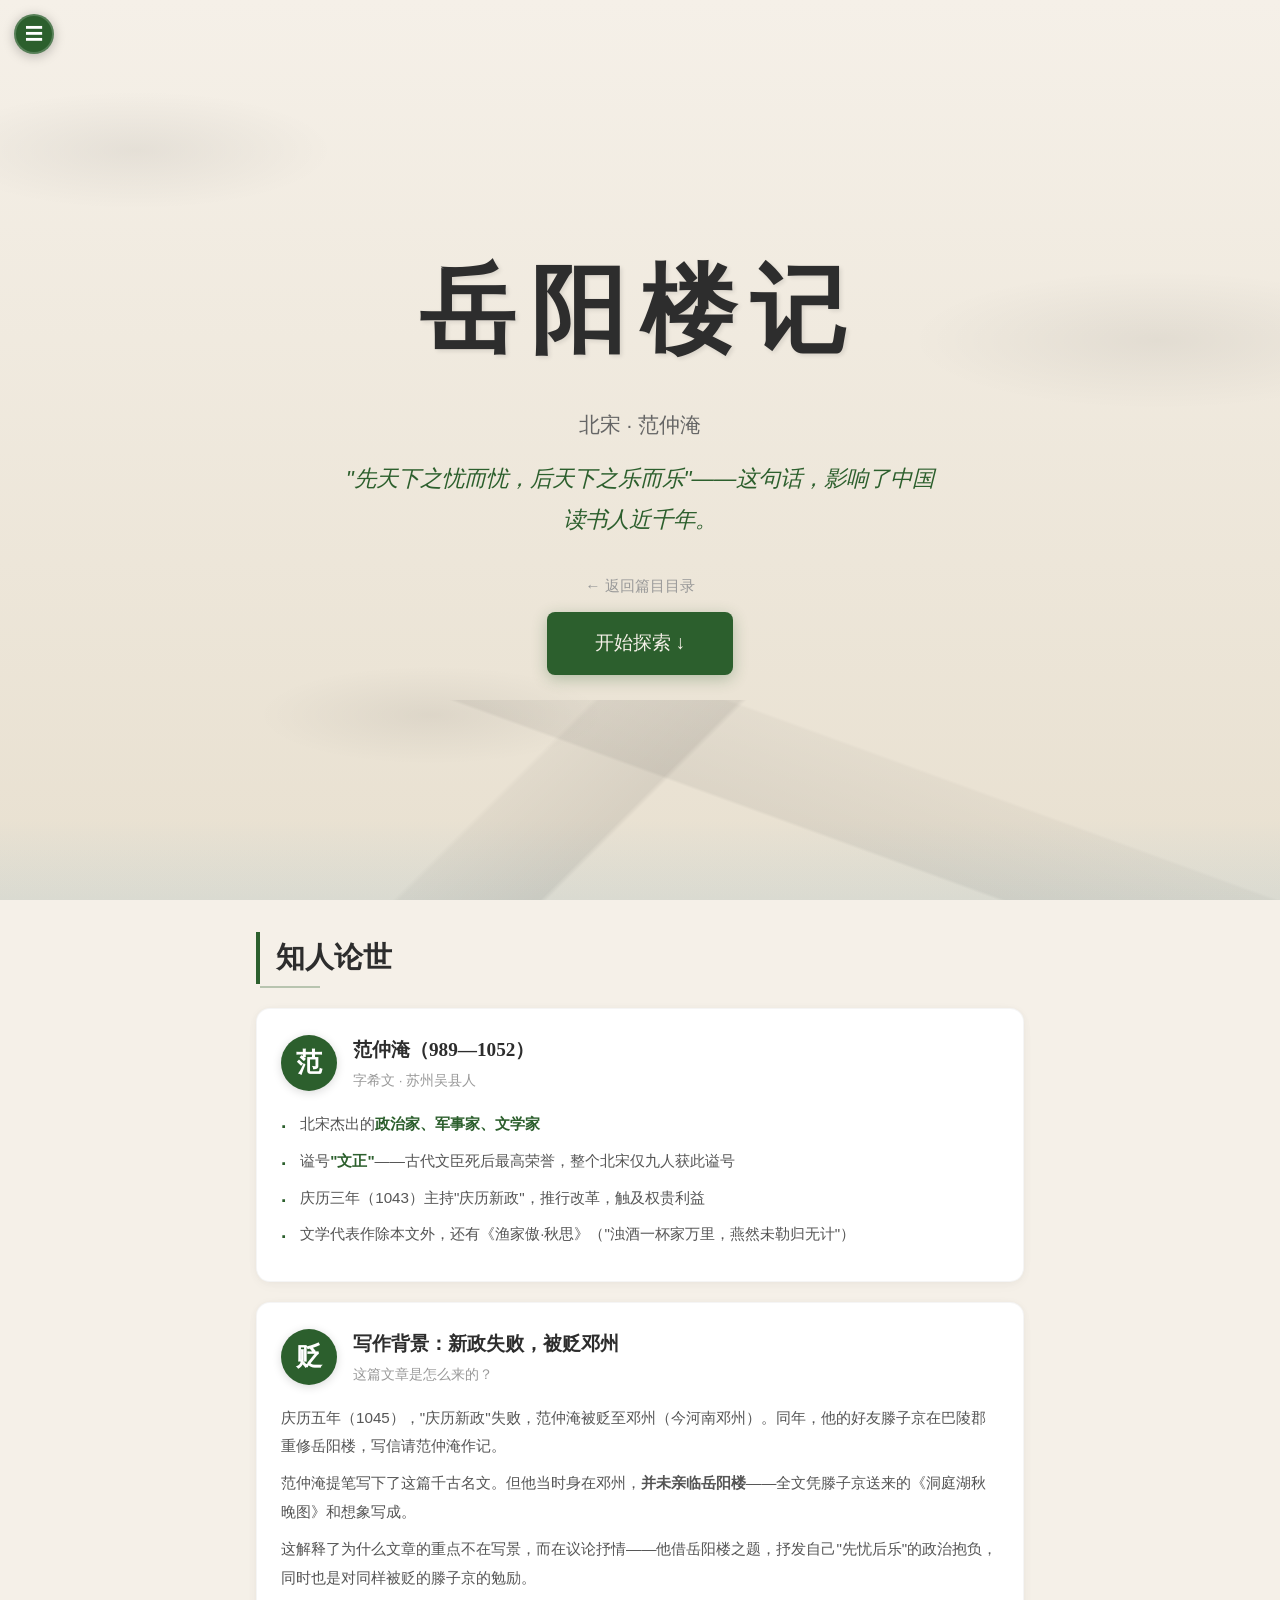
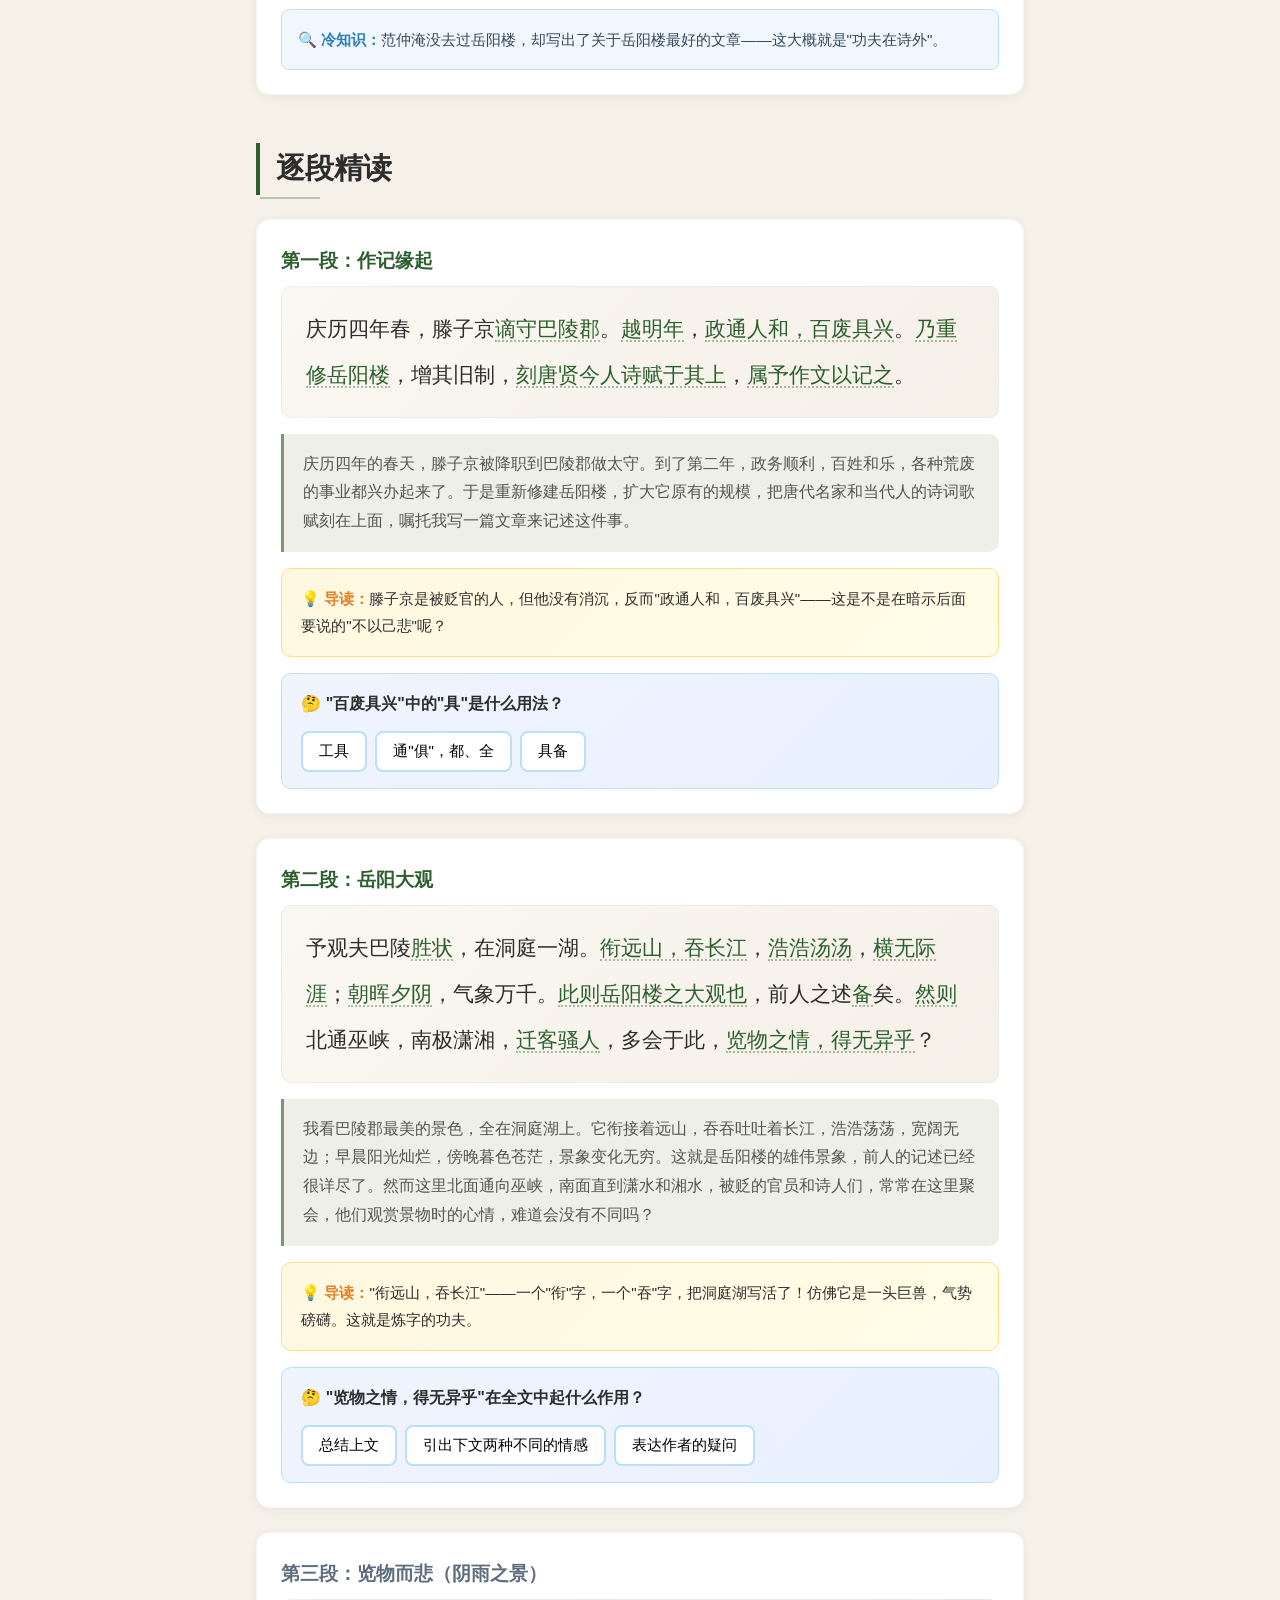
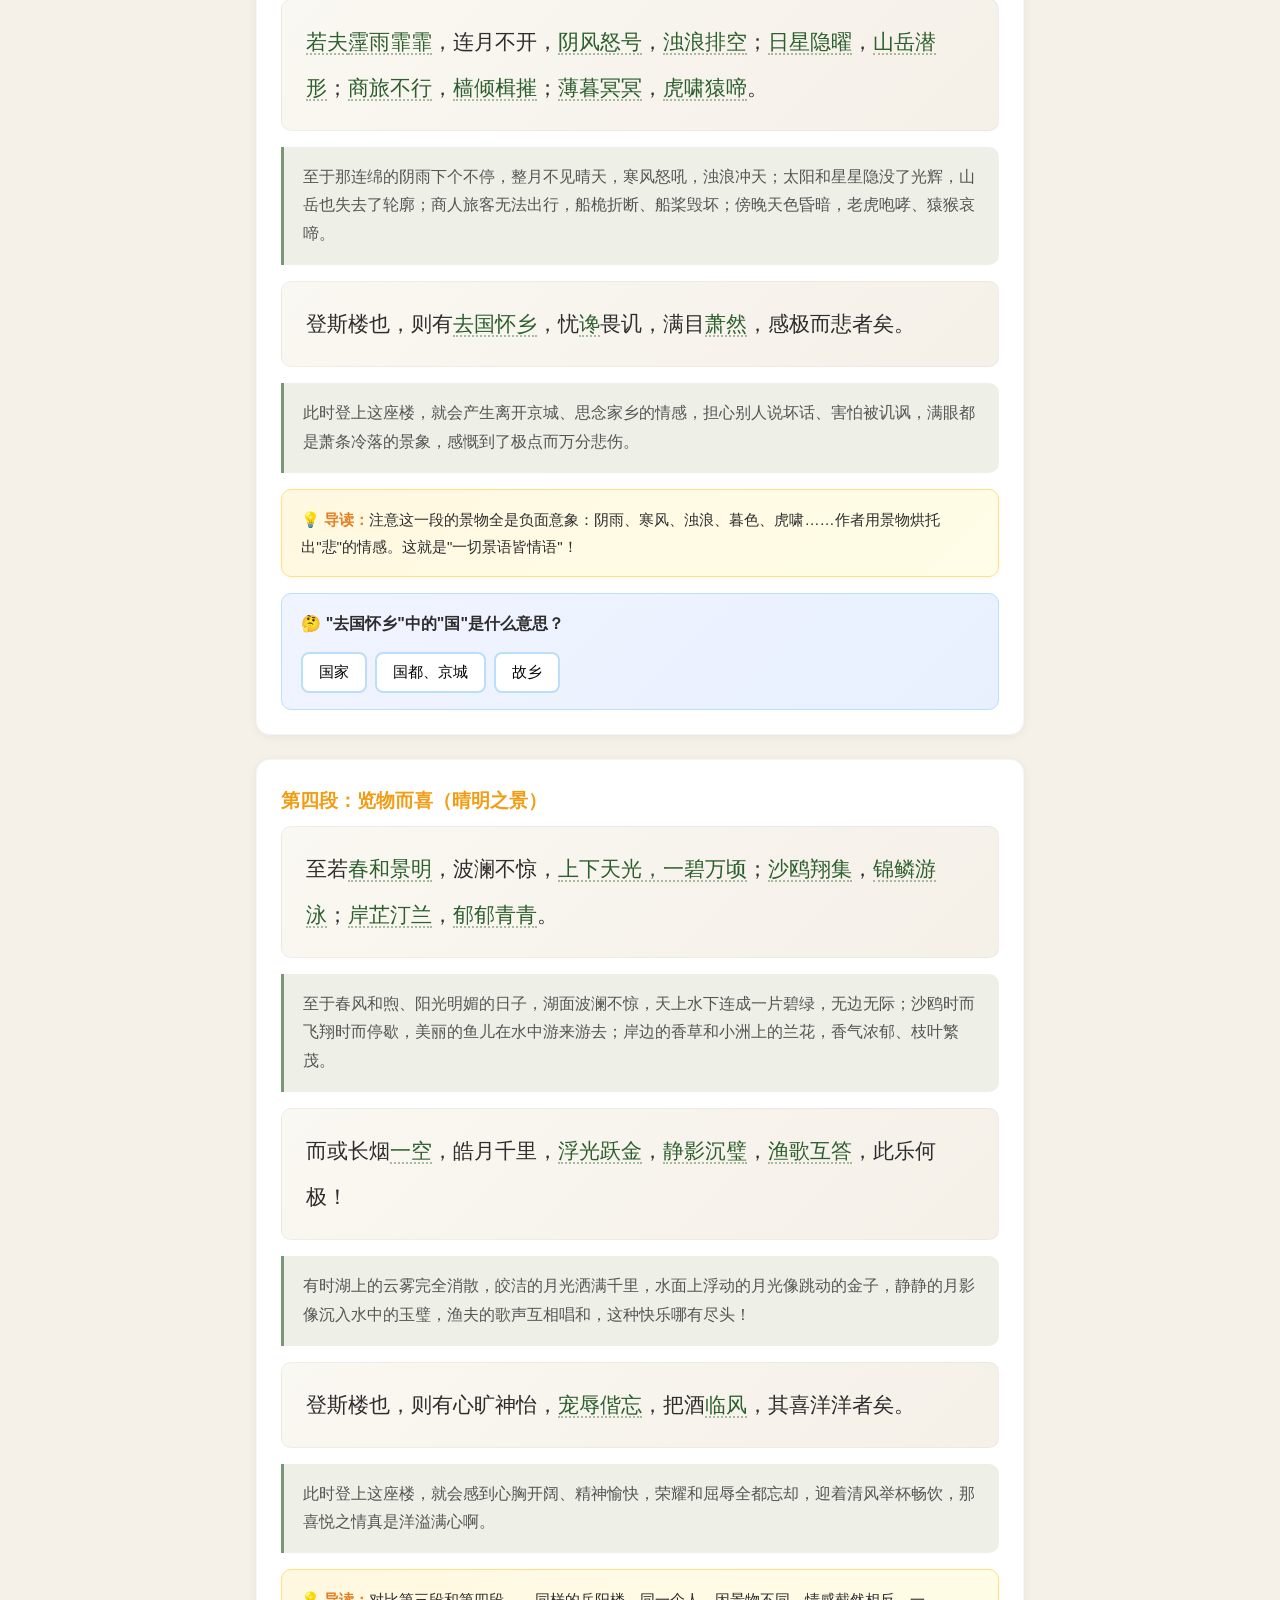
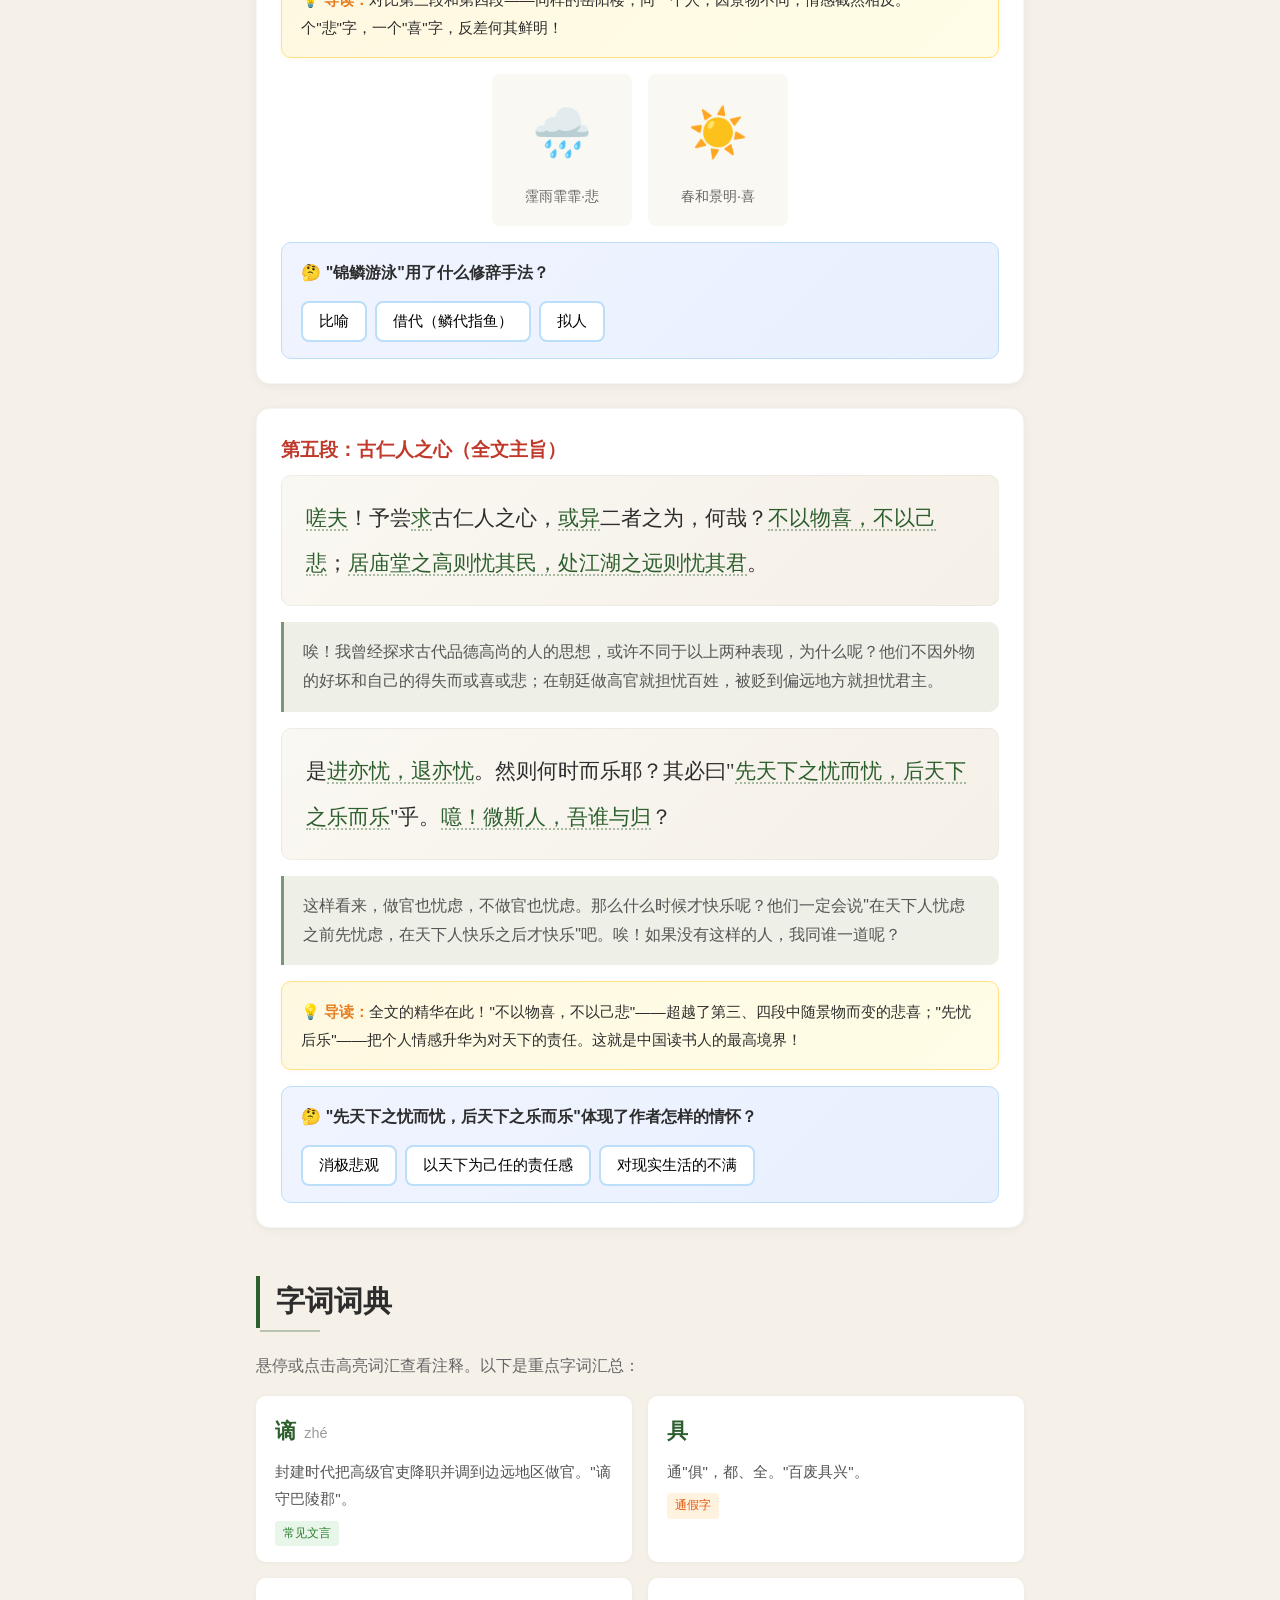
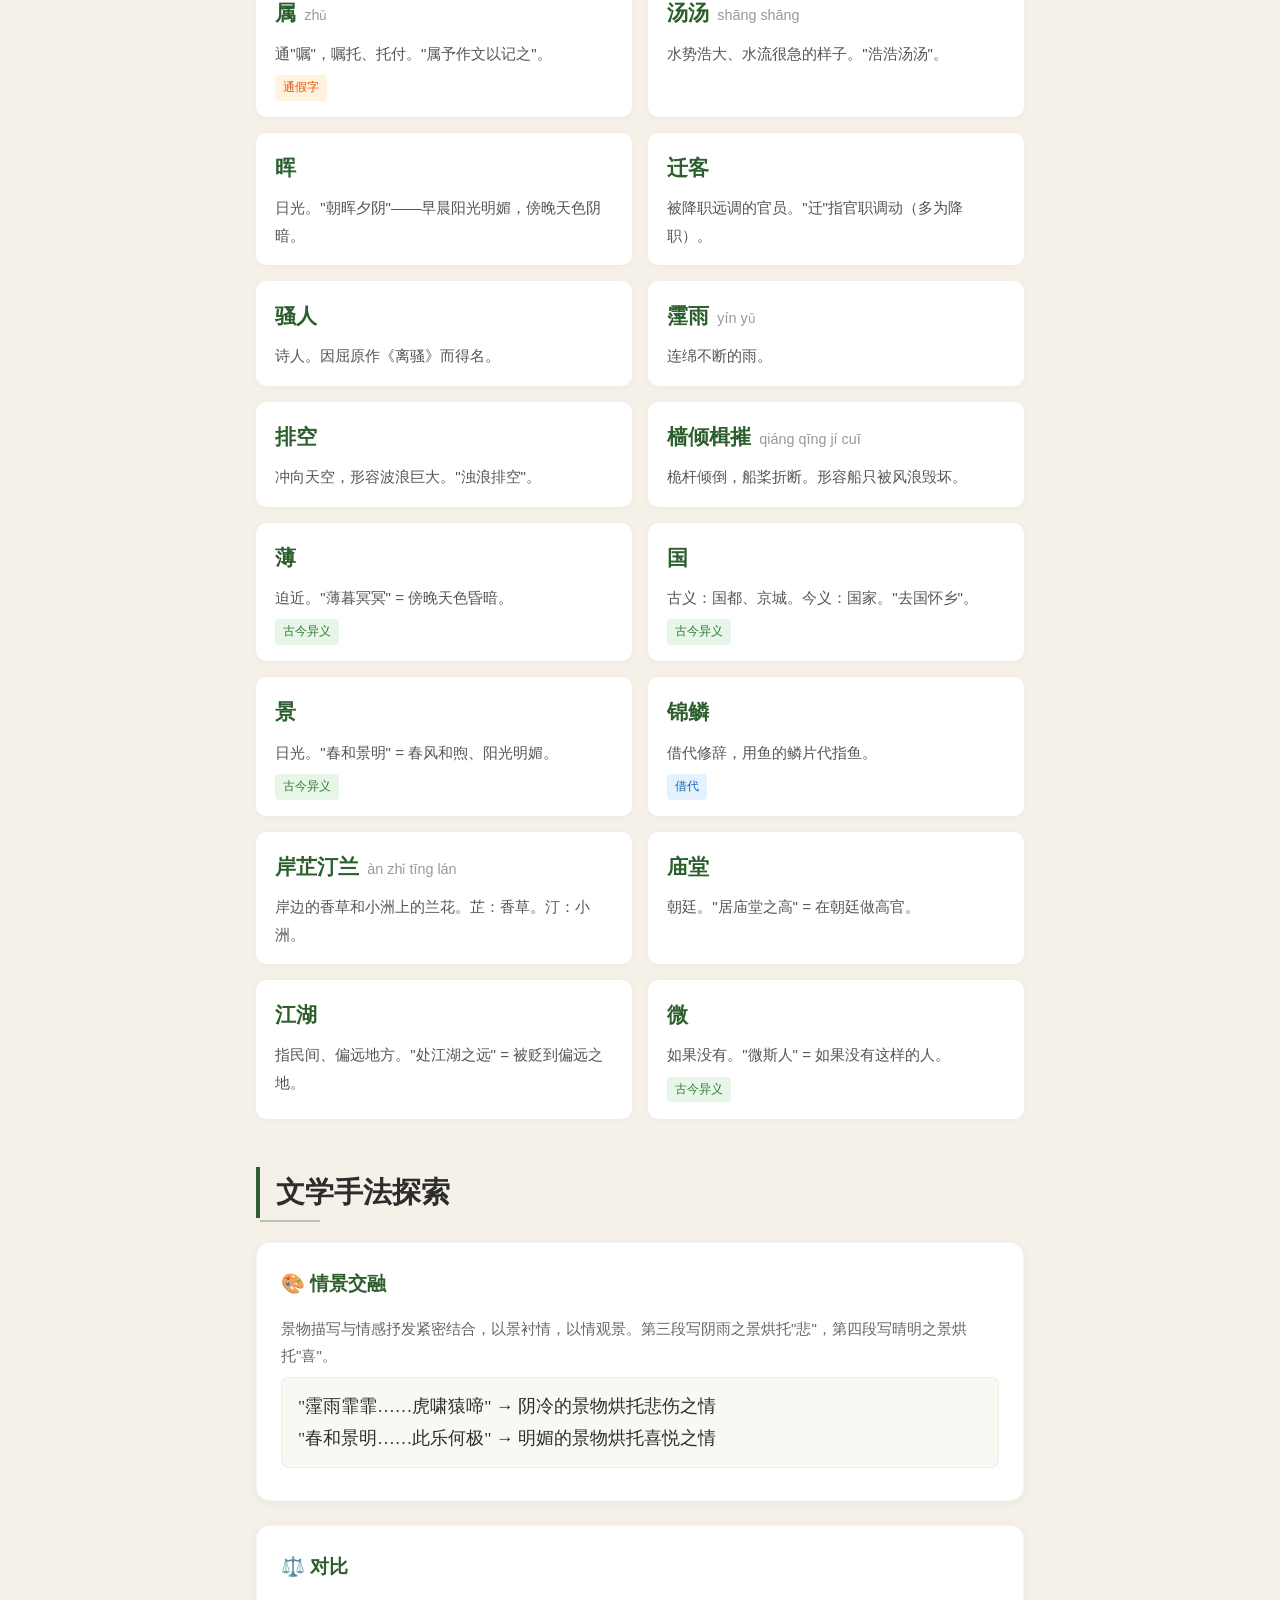
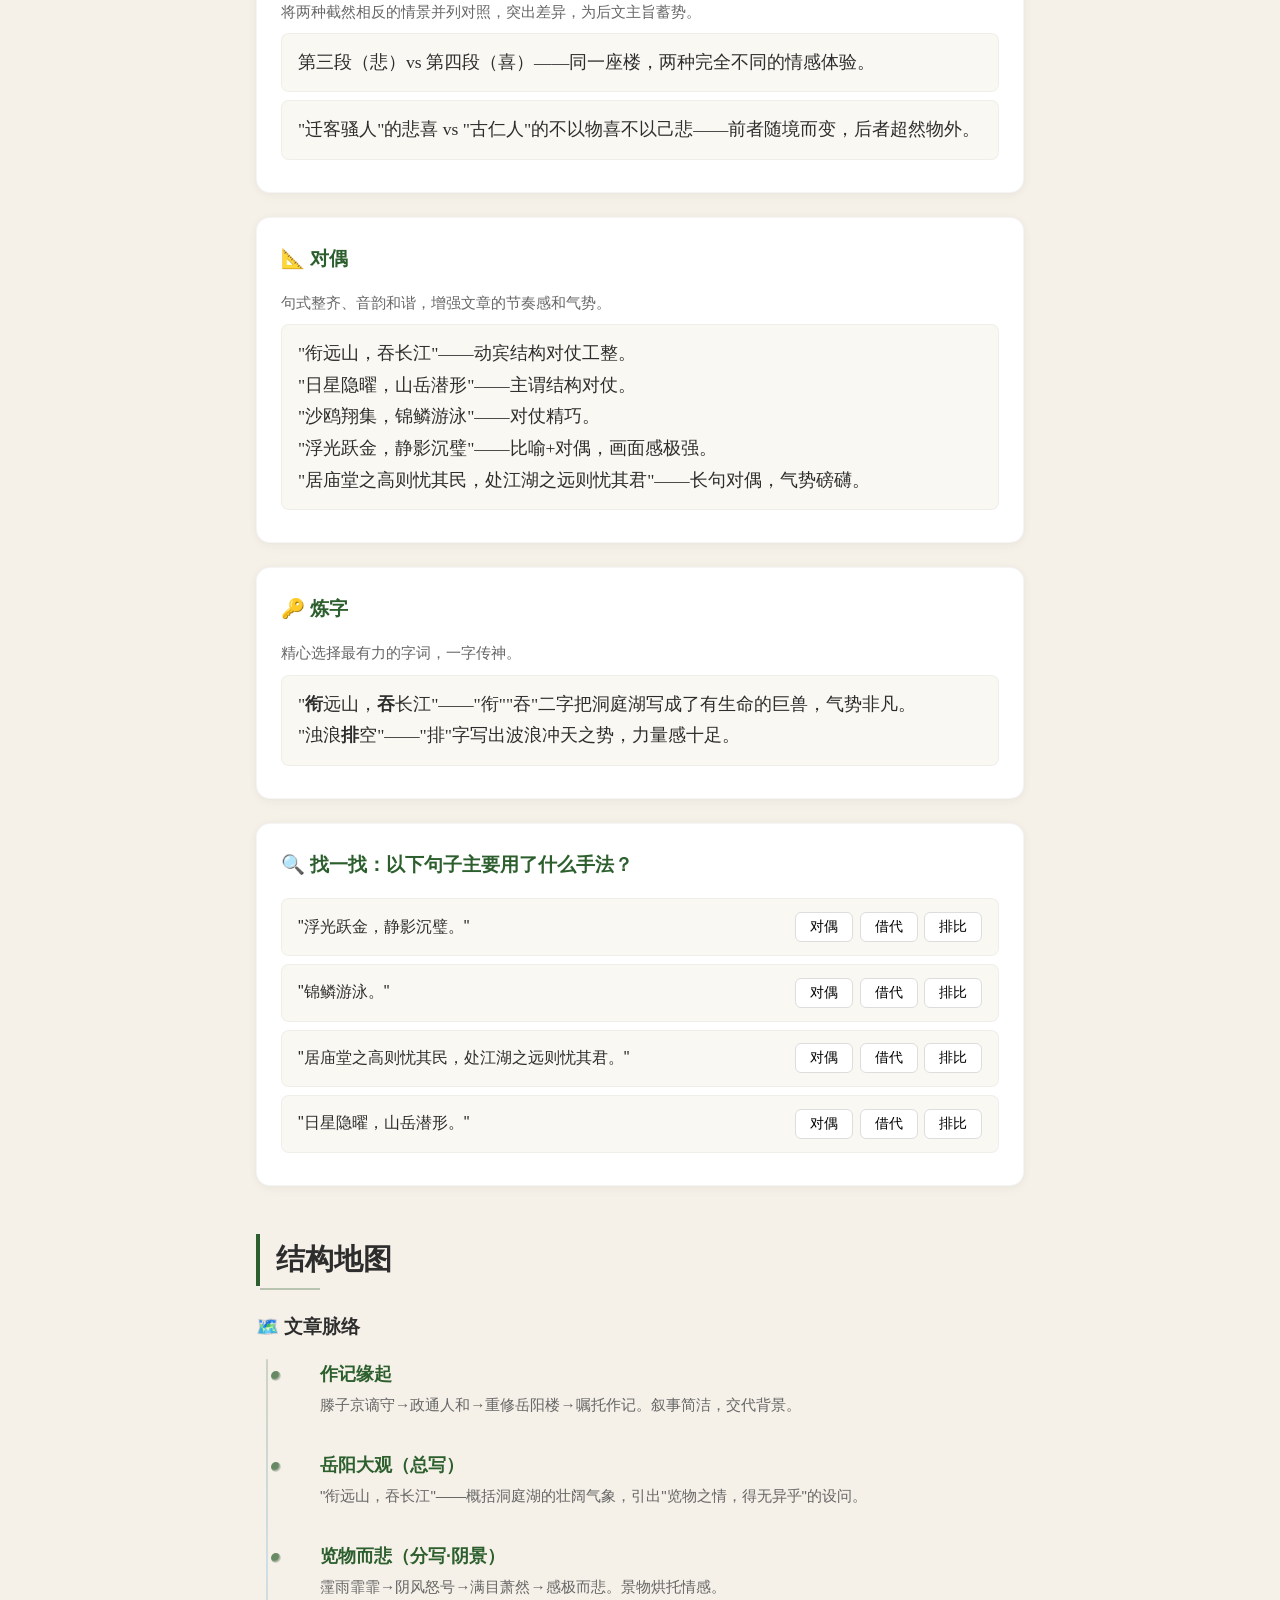
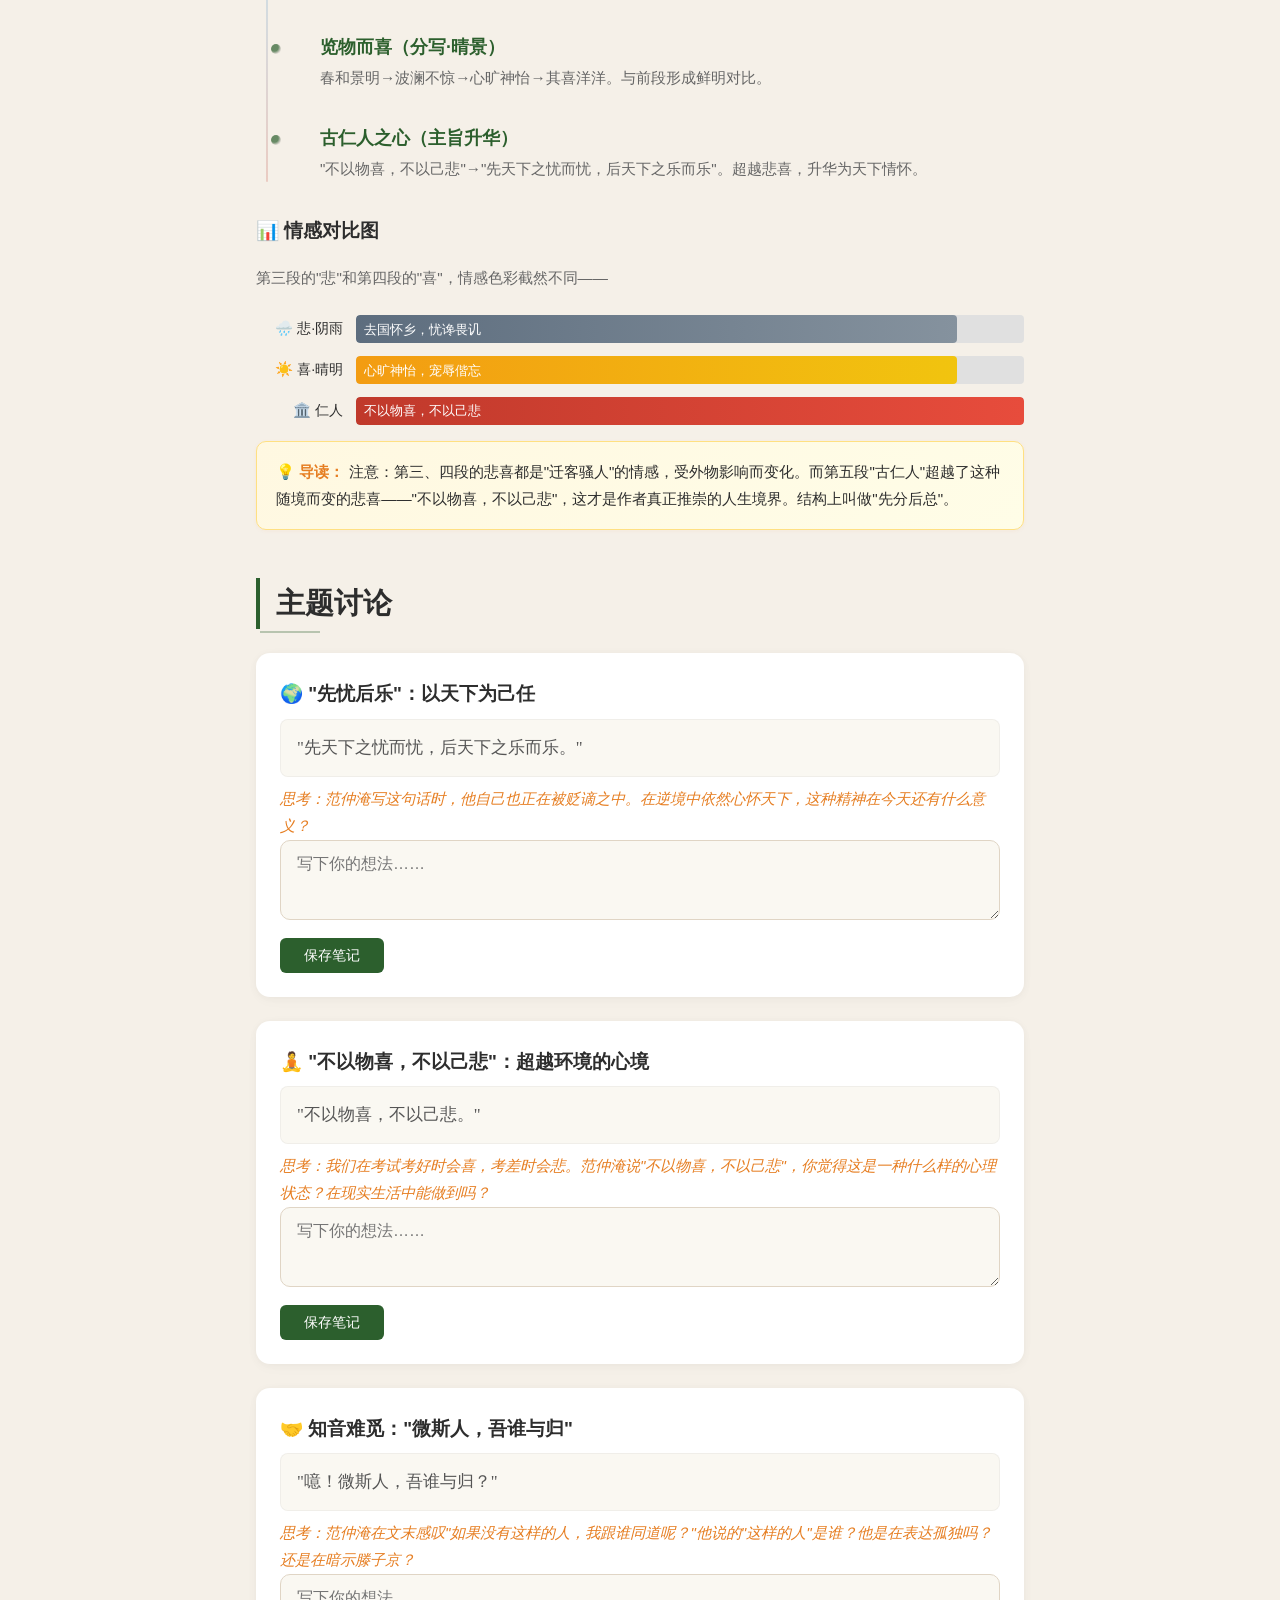
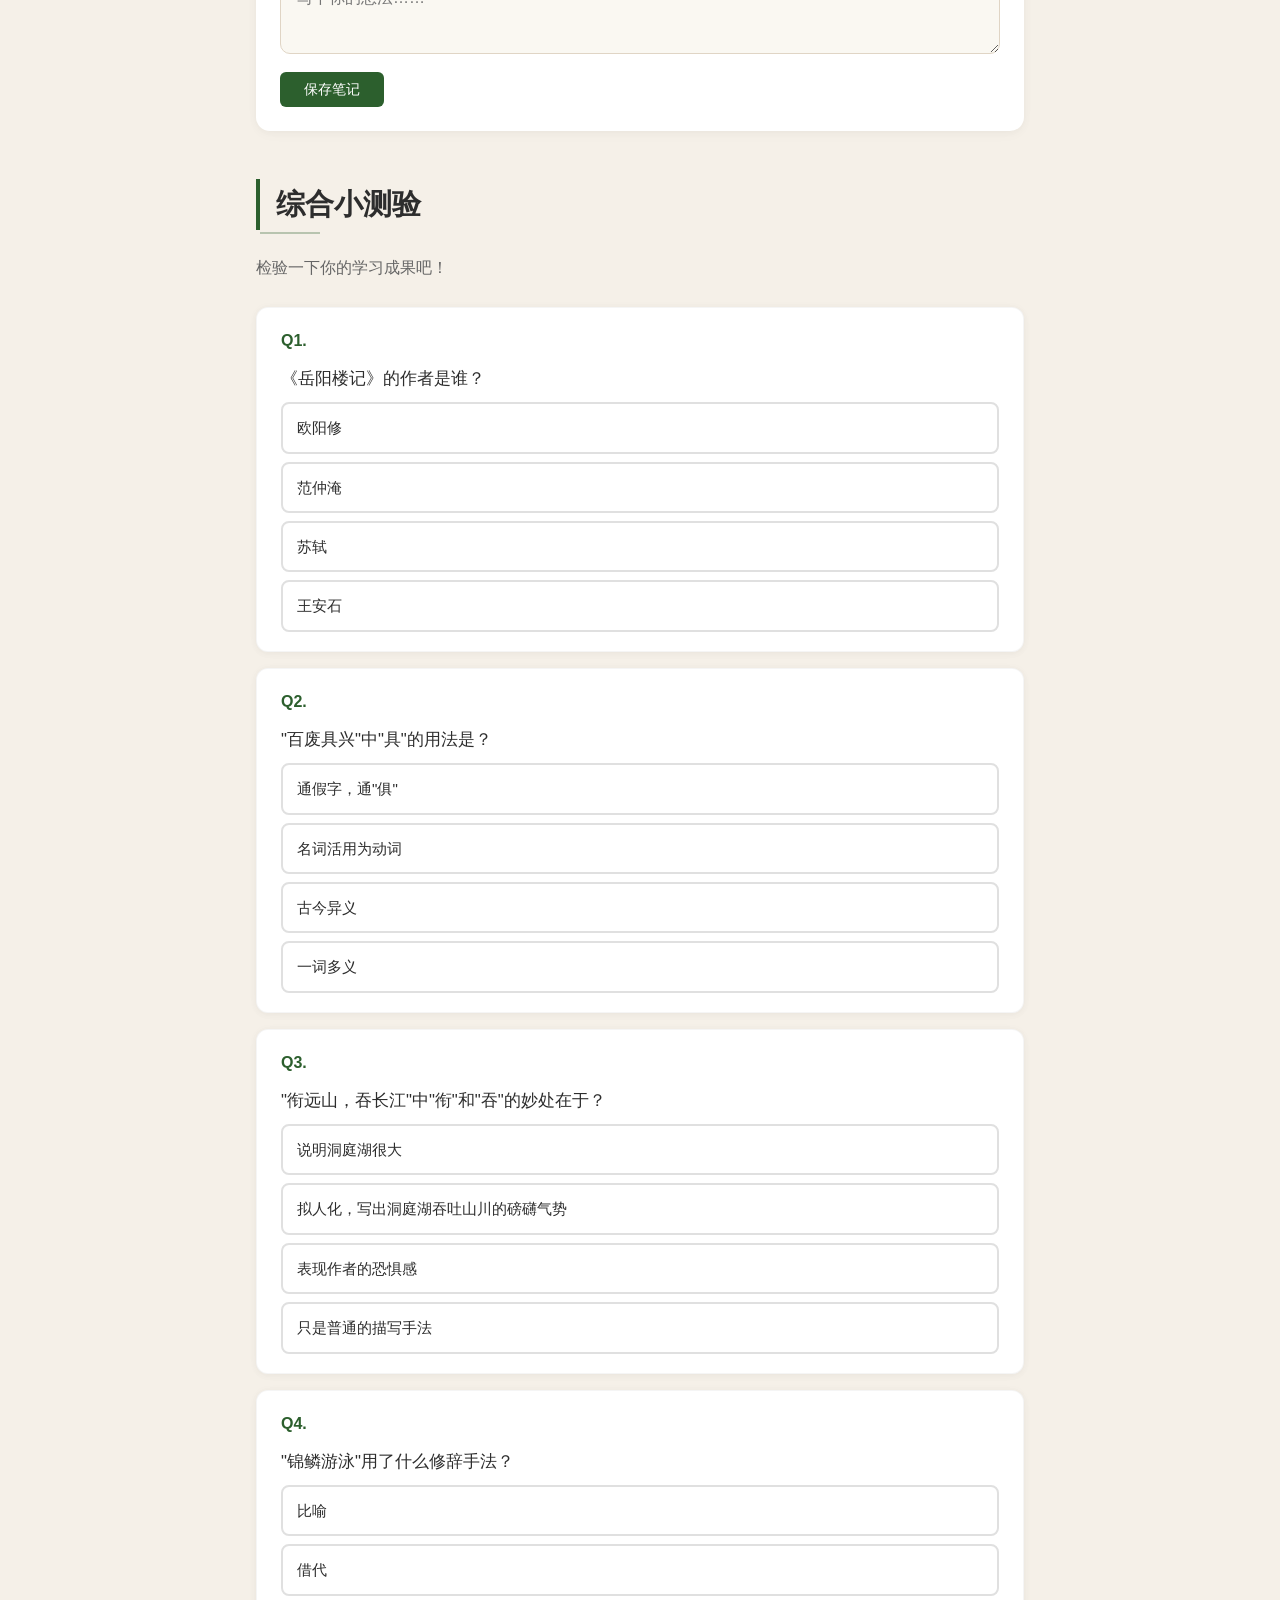
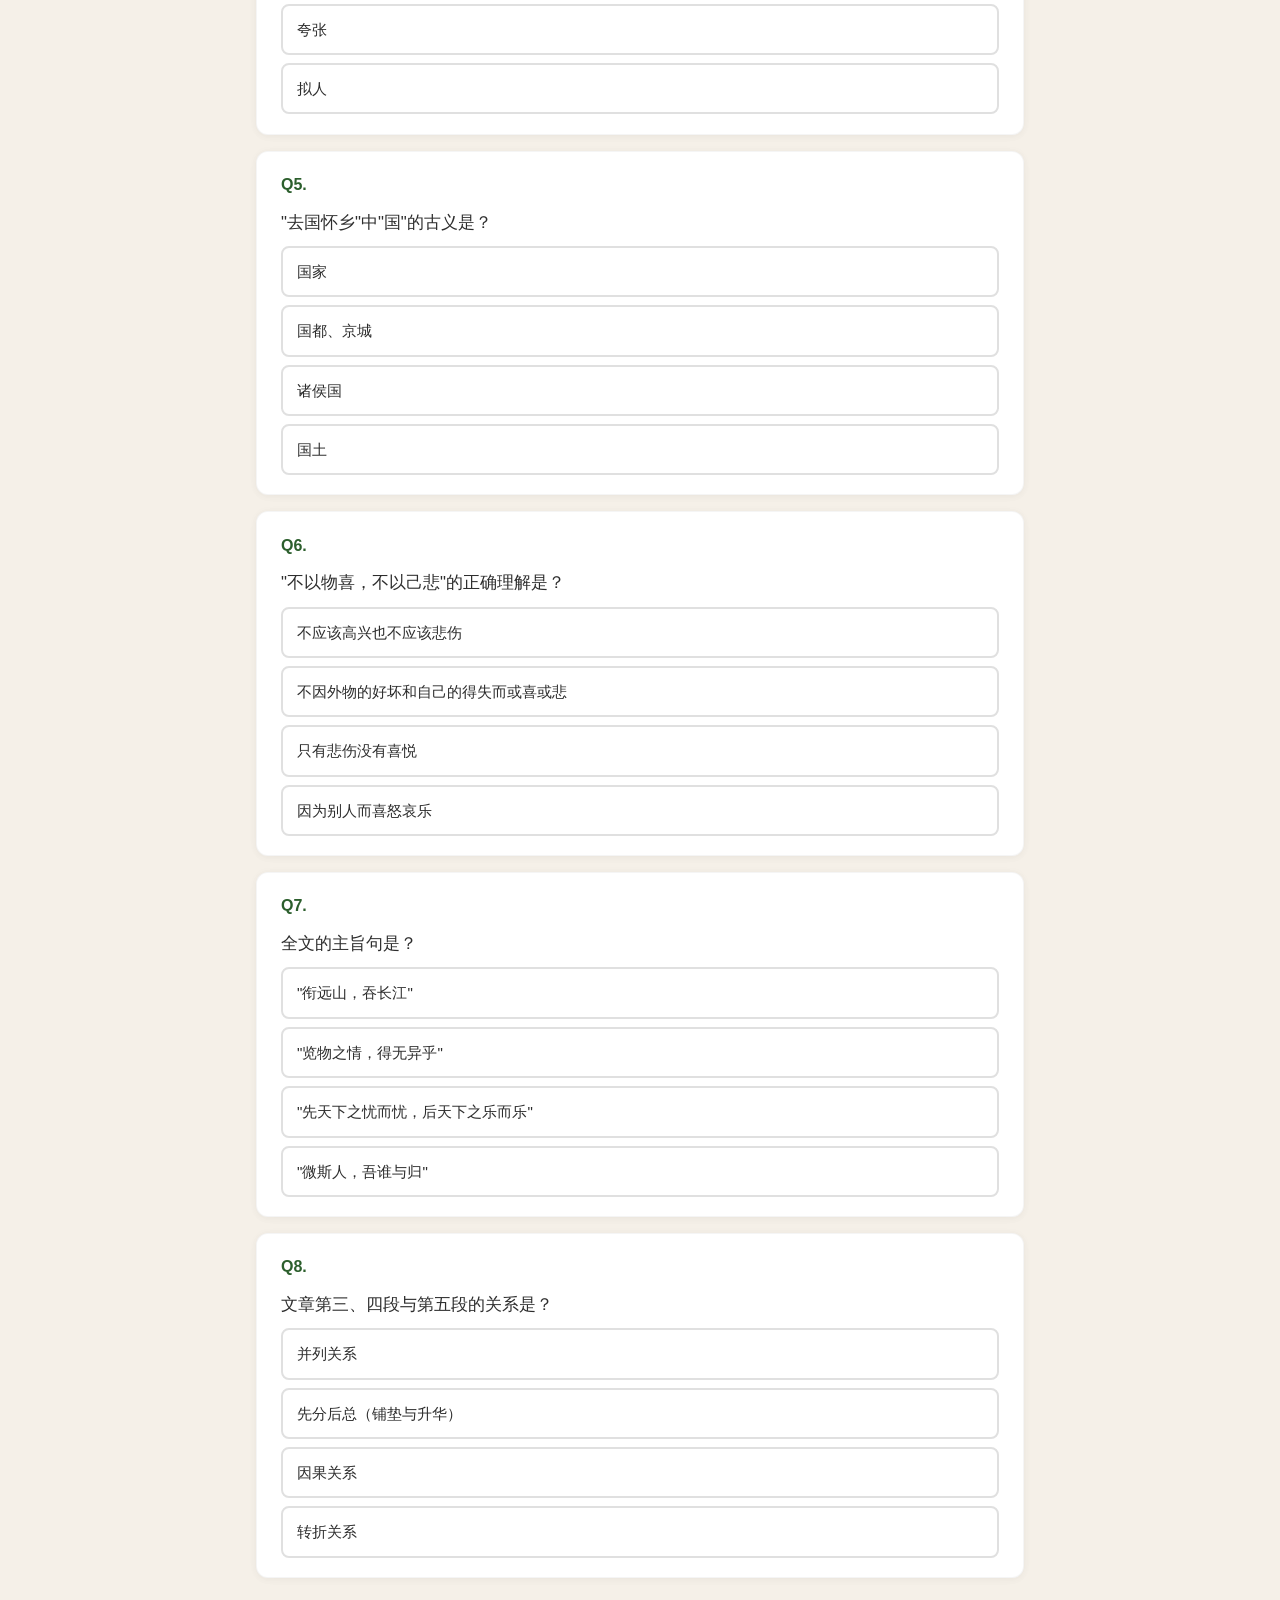
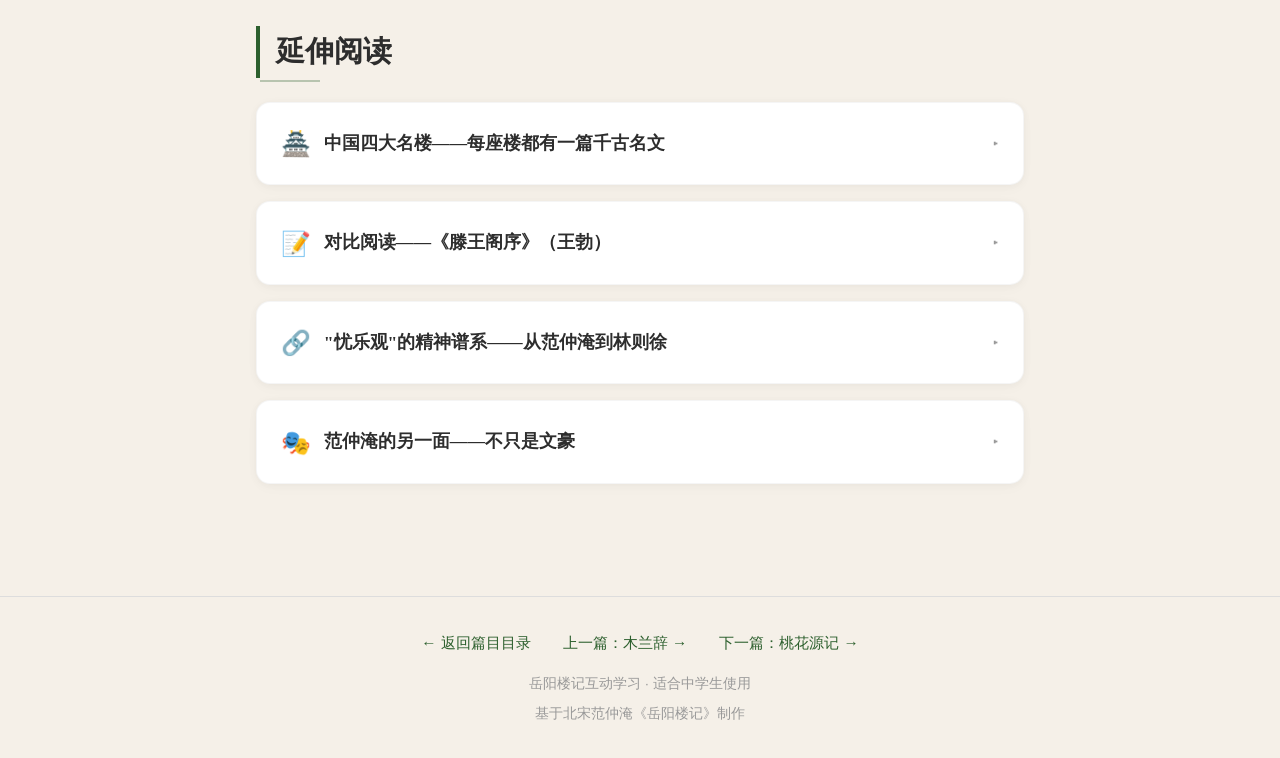
<file: yueyanglouji.html>
<!DOCTYPE html>
<html lang="zh-CN">
<head>
<meta charset="UTF-8">
<meta name="viewport" content="width=device-width, initial-scale=1.0">
<title>岳阳楼记 — 互动学习</title>
<link rel="stylesheet" href="common.css">
<style>
/* ===== Page-specific ===== */
:root { --accent: #2c5f2d; --progress-gradient: linear-gradient(90deg, #2c5f2d, #3498db); --timeline-gradient: linear-gradient(180deg, #2c5f2d, #3498db, #c0392b); }

#hero {
  min-height: 100vh; min-height: -webkit-fill-available; min-height: 100dvh;
  display: flex; flex-direction: column; align-items: center; justify-content: center;
  position: relative; overflow: hidden; background: linear-gradient(180deg, #f5f0e8 0%, #e8e0d0 100%);
}
.ink-mountain {
  position: absolute; bottom: 0; width: 100%; height: 200px;
  background: linear-gradient(135deg, transparent 40%, rgba(0,0,0,0.04) 40.5%, rgba(0,0,0,0.08) 50%, transparent 50.5%),
              linear-gradient(200deg, transparent 30%, rgba(0,0,0,0.03) 30.5%, rgba(0,0,0,0.06) 45%, transparent 45.5%);
}
.ink-lake {
  position: absolute; bottom: 0; width: 100%; height: 80px;
  background: linear-gradient(180deg, transparent, rgba(52,152,219,0.08));
  animation: wave 4s ease-in-out infinite;
}
@keyframes wave {
  0%, 100% { transform: scaleY(1); }
  50% { transform: scaleY(1.15); }
}
.hero-content { text-align: center; z-index: 1; padding: 2rem; }
.hero-content h1 {
  font-family: "STKaiti", "KaiTi", "Kaiti SC", "Noto Serif SC", serif;
  font-size: clamp(3rem, 8vw, 6rem);
  color: #2d2d2d;
  letter-spacing: 0.15em;
  margin-bottom: 0.5rem;
  text-shadow: 2px 2px 4px rgba(0,0,0,0.1);
}
.hero-content .subtitle {
  font-size: clamp(1rem, 2.5vw, 1.3rem);
  color: #666;
  margin-bottom: 1rem;
}
.hero-content .hook {
  font-size: clamp(1.1rem, 2.5vw, 1.4rem);
  color: #2c5f2d;
  font-style: italic;
  max-width: 600px;
  margin: 0 auto 2rem;
}
.btn-start {
  display: inline-block; padding: 14px 48px; font-size: 1.2rem;
  background: #2c5f2d; color: #f5f0e8; border: none; border-radius: 8px;
  cursor: pointer; text-decoration: none;
  transition: transform 0.2s, box-shadow 0.2s;
  box-shadow: 0 4px 15px rgba(44,95,45,0.3);
}
@media (hover: hover) {
  .btn-start:hover { transform: translateY(-2px); box-shadow: 0 6px 20px rgba(44,95,45,0.4); }
}
.back-link {
  display: inline-block; color: #999; text-decoration: none; font-size: 0.95rem;
  transition: color 0.2s; margin-bottom: 0.8rem;
}
@media (hover: hover) {
  .back-link:hover { color: #2c5f2d; }
}

.theme-card.tianxia { border-left-color: #c0392b; }
.theme-card.bubei { border-left-color: #2c5f2d; }
.theme-card.zhiyin { border-left-color: #3498db; }

.weather-demo {
  display: flex; gap: 1rem; justify-content: center; margin: 1rem 0;
  flex-wrap: wrap;
}
.weather-box {
  text-align: center; padding: 1rem; background: #faf8f2; border-radius: 8px; min-width: 140px;
  transition: transform 0.3s;
}
@media (hover: hover) {
  .weather-box:hover { transform: scale(1.05); }
}
.weather-icon { font-size: 3rem; }
.weather-label { font-size: 0.9rem; margin-top: 0.5rem; color: #666; }
.weather-box.yin .weather-icon { animation: rain 2s ease-in-out infinite; }
.weather-box.qing .weather-icon { animation: shine 3s ease-in-out infinite; }
@keyframes rain { 0%, 100% { transform: translateY(0); } 50% { transform: translateY(-5px); } }
@keyframes shine { 0%, 100% { transform: scale(1); } 50% { transform: scale(1.1); } }

@media (max-width: 768px) {
  .hero-content h1 { font-size: 3rem; }
}
</style>
</head>
<body>

<div id="progress-bar" style="width:0%"></div>

<button id="nav-toggle" aria-label="打开导航">☰</button>

<nav id="sidebar" aria-label="文章导航">
  <h3>📖 导航</h3>
  <a href="#hero">首页</a>
  <a href="#sec-background">知人论世</a>
  <a href="#sec-reading">逐段精读</a>
  <a href="#sec-dict">字词词典</a>
  <a href="#sec-devices">文学手法</a>
  <a href="#sec-structure">结构地图</a>
  <a href="#sec-themes">主题讨论</a>
  <a href="#sec-quiz">小测验</a>
  <a href="#sec-extend">延伸阅读</a>
</nav>

<div class="tooltip-popup" id="tooltip"></div>

<!-- ===== HERO ===== -->
<section id="hero">
  <div class="ink-cloud"></div>
  <div class="ink-cloud"></div>
  <div class="ink-cloud"></div>
  <div class="ink-mountain"></div>
  <div class="ink-lake"></div>
  <div class="hero-content">
    <h1>岳阳楼记</h1>
    <p class="subtitle">北宋 · 范仲淹</p>
    <p class="hook">"先天下之忧而忧，后天下之乐而乐"——这句话，影响了中国读书人近千年。</p>
    <a href="index.html" class="back-link">← 返回篇目目录</a>
    <br>
    <a href="#sec-reading" class="btn-start">开始探索 ↓</a>
  </div>
</section>

<!-- ===== MAIN ===== -->
<div id="main">

  <!-- ====== Section: 知人论世 ====== -->
  <div class="section" id="sec-background">
    <h2 class="section-title">知人论世</h2>

    <div class="info-card">
      <div class="info-card-header">
        <div class="author-seal">范</div>
        <div>
          <h3>范仲淹（989—1052）</h3>
          <div class="subtitle-tag">字希文 · 苏州吴县人</div>
        </div>
      </div>
      <div class="info-card-body">
        <ul>
          <li>北宋杰出的<span class="highlight-text">政治家、军事家、文学家</span></li>
          <li>谥号<span class="highlight-text">"文正"</span>——古代文臣死后最高荣誉，整个北宋仅九人获此谥号</li>
          <li>庆历三年（1043）主持"庆历新政"，推行改革，触及权贵利益</li>
          <li>文学代表作除本文外，还有《渔家傲·秋思》（"浊酒一杯家万里，燕然未勒归无计"）</li>
        </ul>
      </div>
    </div>

    <div class="info-card">
      <div class="info-card-header">
        <div class="author-seal">贬</div>
        <div>
          <h3>写作背景：新政失败，被贬邓州</h3>
          <div class="subtitle-tag">这篇文章是怎么来的？</div>
        </div>
      </div>
      <div class="info-card-body">
        <p>庆历五年（1045），"庆历新政"失败，范仲淹被贬至邓州（今河南邓州）。同年，他的好友滕子京在巴陵郡重修岳阳楼，写信请范仲淹作记。</p>
        <p>范仲淹提笔写下了这篇千古名文。但他当时身在邓州，<b>并未亲临岳阳楼</b>——全文凭滕子京送来的《洞庭湖秋晚图》和想象写成。</p>
        <p>这解释了为什么文章的重点不在写景，而在议论抒情——他借岳阳楼之题，抒发自己"先忧后乐"的政治抱负，同时也是对同样被贬的滕子京的勉励。</p>
        <div class="fun-fact">范仲淹没去过岳阳楼，却写出了关于岳阳楼最好的文章——这大概就是"功夫在诗外"。</div>
      </div>
    </div>
  </div>

  <!-- ====== Section 1: 逐段精读 ====== -->
  <div class="section" id="sec-reading">
    <h2 class="section-title">逐段精读</h2>

    <!-- Card 1: 作记缘起 -->
    <div class="poem-card">
      <h3 style="color:#2c5f2d;margin-bottom:0.5rem;">第一段：作记缘起</h3>
      <div class="poem-original">
        庆历四年春，滕子京<span class="hl" tabindex="0" data-tip="谪：降职或流放。守：做……的太守。巴陵郡：今湖南岳阳一带">谪守巴陵郡</span>。<span class="hl" tabindex="0" data-tip="越：到了。明年：第二年">越明年</span>，<span class="hl" tabindex="0" data-tip="政：政务。通：顺利。和：和乐。俱：都。兴：兴办。具：同'俱'，都">政通人和，百废具兴</span>。<span class="hl" tabindex="0" data-tip="乃：于是。重修：重新修建">乃重修岳阳楼</span>，增其旧制，<span class="hl" tabindex="0" data-tip="刻：雕刻，记录。唐贤今人：唐代贤士和当代名家。诗赋：诗词歌赋">刻唐贤今人诗赋于其上</span>，<span class="hl" tabindex="0" data-tip="属：通'嘱'，嘱托。作文：写文章。以：来。记：记录">属予作文以记之</span>。
      </div>
      <div class="poem-translation">
        庆历四年的春天，滕子京被降职到巴陵郡做太守。到了第二年，政务顺利，百姓和乐，各种荒废的事业都兴办起来了。于是重新修建岳阳楼，扩大它原有的规模，把唐代名家和当代人的诗词歌赋刻在上面，嘱托我写一篇文章来记述这件事。
      </div>
      <div class="tip-box">滕子京是被贬官的人，但他没有消沉，反而"政通人和，百废具兴"——这是不是在暗示后面要说的"不以己悲"呢？</div>
      <div class="mini-quiz" data-quiz="1">
        <div class="question">🤔 "百废具兴"中的"具"是什么用法？</div>
        <div class="options">
          <button class="opt-btn" data-correct="false">工具</button>
          <button class="opt-btn" data-correct="true">通"俱"，都、全</button>
          <button class="opt-btn" data-correct="false">具备</button>
        </div>
        <div class="explanation">"具"在这里是通假字，通"俱"，意思是"都、全"。"百废具兴"即各种荒废的事业都兴办起来了。</div>
      </div>
    </div>

    <!-- Card 2: 岳阳大观 -->
    <div class="poem-card">
      <h3 style="color:#2c5f2d;margin-bottom:0.5rem;">第二段：岳阳大观</h3>
      <div class="poem-original">
        予观夫巴陵<span class="hl" tabindex="0" data-tip="胜状：优美的景色">胜状</span>，在洞庭一湖。<span class="hl" tabindex="0" data-tip="衔：含着。吞：吞没。形容洞庭湖包含远山、吞吐长江的壮阔气势">衔远山，吞长江</span>，<span class="hl" tabindex="0" data-tip="浩浩：水势大的样子。汤汤：水势汹涌的样子。读音：shāng shāng">浩浩汤汤</span>，<span class="hl" tabindex="0" data-tip="横溢：宽阔无边。际涯：边际">横无际涯</span>；<span class="hl" tabindex="0" data-tip="朝：早晨。晖：日光。晖：名词作动词，照耀。夕：傍晚">朝晖夕阴</span>，气象万千。<span class="hl" tabindex="0" data-tip="此则：这就是。岳阳楼之大观：岳阳楼的雄伟景象">此则岳阳楼之大观也</span>，前人之述<span class="hl" tabindex="0" data-tip="备：详尽，完备">备</span>矣。<span class="hl" tabindex="0" data-tip="然则：虽然如此，那么">然则</span>北通巫峡，南极潇湘，<span class="hl" tabindex="0" data-tip="迁客：被贬谪流放的官员。骚人：诗人，因屈原作《离骚》而称诗人为骚人">迁客骚人</span>，多会于此，<span class="hl" tabindex="0" data-tip="览：观赏。物：景物。情：感情。得：会。乎：吗">览物之情，得无异乎</span>？
      </div>
      <div class="poem-translation">
        我看巴陵郡最美的景色，全在洞庭湖上。它衔接着远山，吞吞吐吐着长江，浩浩荡荡，宽阔无边；早晨阳光灿烂，傍晚暮色苍茫，景象变化无穷。这就是岳阳楼的雄伟景象，前人的记述已经很详尽了。然而这里北面通向巫峡，南面直到潇水和湘水，被贬的官员和诗人们，常常在这里聚会，他们观赏景物时的心情，难道会没有不同吗？
      </div>
      <div class="tip-box">"衔远山，吞长江"——一个"衔"字，一个"吞"字，把洞庭湖写活了！仿佛它是一头巨兽，气势磅礴。这就是炼字的功夫。</div>
      <div class="mini-quiz" data-quiz="2">
        <div class="question">🤔 "览物之情，得无异乎"在全文中起什么作用？</div>
        <div class="options">
          <button class="opt-btn" data-correct="false">总结上文</button>
          <button class="opt-btn" data-correct="true">引出下文两种不同的情感</button>
          <button class="opt-btn" data-correct="false">表达作者的疑问</button>
        </div>
        <div class="explanation">这句是承上启下的过渡句，用反问引出下文——不同景物会引发不同的情感，为第三段的"悲"和第四段的"喜"做铺垫。</div>
      </div>
    </div>

    <!-- Card 3: 览物而悲 -->
    <div class="poem-card">
      <h3 style="color:#5d6d7e;margin-bottom:0.5rem;">第三段：览物而悲（阴雨之景）</h3>
      <div class="poem-original">
        <span class="hl" tabindex="0" data-tip="若夫：至于，用于引出下文">若夫</span><span class="hl" tabindex="0" data-tip="霪雨：连绵不断的雨。霏霏：雨下得密的样子。读音：yín yǔ fēi fēi">霪雨霏霏</span>，连月不开，<span class="hl" tabindex="0" data-tip="阴风：寒冷的风。怒号：猛烈地呼啸。读音：háo">阴风怒号</span>，<span class="hl" tabindex="0" data-tip="浊浪：浑浊的波浪">浊浪排空</span>；<span class="hl" tabindex="0" data-tip="日星隐曜：太阳和星星隐藏了光辉。曜：光芒">日星隐曜</span>，<span class="hl" tabindex="0" data-tip="山岳潜形：山岳隐没了形体">山岳潜形</span>；<span class="hl" tabindex="0" data-tip="商旅：商人旅客。不行：不能通行">商旅不行</span>，<span class="hl" tabindex="0" data-tip="樯：桅杆。楫：船桨。摧：折断">樯倾楫摧</span>；<span class="hl" tabindex="0" data-tip="薄暮：傍晚。薄：迫近">薄暮冥冥</span>，<span class="hl" tabindex="0" data-tip="虎啸：老虎吼叫。猿啼：猿猴啼叫">虎啸猿啼</span>。
      </div>
      <div class="poem-translation">
        至于那连绵的阴雨下个不停，整月不见晴天，寒风怒吼，浊浪冲天；太阳和星星隐没了光辉，山岳也失去了轮廓；商人旅客无法出行，船桅折断、船桨毁坏；傍晚天色昏暗，老虎咆哮、猿猴哀啼。
      </div>
      <div class="poem-original">
        登斯楼也，则有<span class="hl" tabindex="0" data-tip="去：离开。国：国都，京城。怀乡：思念家乡">去国怀乡</span>，忧<span class="hl" tabindex="0" data-tip="谗：说人坏话。讥：讥讽、指责">谗</span>畏讥，满目<span class="hl" tabindex="0" data-tip="萧然：萧条冷落的样子">萧然</span>，感极而悲者矣。
      </div>
      <div class="poem-translation">
        此时登上这座楼，就会产生离开京城、思念家乡的情感，担心别人说坏话、害怕被讥讽，满眼都是萧条冷落的景象，感慨到了极点而万分悲伤。
      </div>
      <div class="tip-box">注意这一段的景物全是负面意象：阴雨、寒风、浊浪、暮色、虎啸……作者用景物烘托出"悲"的情感。这就是"一切景语皆情语"！</div>
      <div class="mini-quiz" data-quiz="3">
        <div class="question">🤔 "去国怀乡"中的"国"是什么意思？</div>
        <div class="options">
          <button class="opt-btn" data-correct="false">国家</button>
          <button class="opt-btn" data-correct="true">国都、京城</button>
          <button class="opt-btn" data-correct="false">故乡</button>
        </div>
        <div class="explanation">古汉语中，"国"常指国都、京城，而不是现代意义的国家。"去国"即离开京城，暗指被贬谪。</div>
      </div>
    </div>

    <!-- Card 4: 览物而喜 -->
    <div class="poem-card">
      <h3 style="color:#f39c12;margin-bottom:0.5rem;">第四段：览物而喜（晴明之景）</h3>
      <div class="poem-original">
        至若<span class="hl" tabindex="0" data-tip="春和：春风和煦。景明：阳光明媚。景：日光">春和景明</span>，波澜不惊，<span class="hl" tabindex="0" data-tip="上下：天上水下。天光：天空的光辉。一：全，都。碧：青绿色">上下天光，一碧万顷</span>；<span class="hl" tabindex="0" data-tip="沙鸥：一种水鸟。集：停歇。翔：飞翔。栖：栖息">沙鸥翔集</span>，<span class="hl" tabindex="0" data-tip="锦鳞：色彩美丽的鱼。鳞：代指鱼（借代手法）">锦鳞游泳</span>；<span class="hl" tabindex="0" data-tip="岸芷：岸边的香草。汀兰：小洲上的兰花。芷：读音 zhǐ">岸芷汀兰</span>，<span class="hl" tabindex="0" data-tip="郁郁：香气浓郁的样子">郁郁青青</span>。
      </div>
      <div class="poem-translation">
        至于春风和煦、阳光明媚的日子，湖面波澜不惊，天上水下连成一片碧绿，无边无际；沙鸥时而飞翔时而停歇，美丽的鱼儿在水中游来游去；岸边的香草和小洲上的兰花，香气浓郁、枝叶繁茂。
      </div>
      <div class="poem-original">
        而或长烟<span class="hl" tabindex="0" data-tip="一空：完全消散。一：全，都">一空</span>，皓月千里，<span class="hl" tabindex="0" data-tip="浮光：水面上浮动的月光。跃金：像跳动的金子">浮光跃金</span>，<span class="hl" tabindex="0" data-tip="静影：静静的月影。沉璧：像沉入水中的玉璧">静影沉璧</span>，<span class="hl" tabindex="0" data-tip="渔歌互答：渔夫的歌声互相唱和。答：应答">渔歌互答</span>，此乐何极！
      </div>
      <div class="poem-translation">
        有时湖上的云雾完全消散，皎洁的月光洒满千里，水面上浮动的月光像跳动的金子，静静的月影像沉入水中的玉璧，渔夫的歌声互相唱和，这种快乐哪有尽头！
      </div>
      <div class="poem-original">
        登斯楼也，则有心旷神怡，<span class="hl" tabindex="0" data-tip="宠：恩宠，荣耀。辱：屈辱。偕：一起。忘：忘记">宠辱偕忘</span>，把酒<span class="hl" tabindex="0" data-tip="临：面对。风：清风">临风</span>，其喜洋洋者矣。
      </div>
      <div class="poem-translation">
        此时登上这座楼，就会感到心胸开阔、精神愉快，荣耀和屈辱全都忘却，迎着清风举杯畅饮，那喜悦之情真是洋溢满心啊。
      </div>
      <div class="tip-box">对比第三段和第四段——同样的岳阳楼，同一个人，因景物不同，情感截然相反。一个"悲"字，一个"喜"字，反差何其鲜明！</div>

      <!-- Weather scene demo -->
      <div class="weather-demo">
        <div class="weather-box yin">
          <div class="weather-icon">🌧️</div>
          <div class="weather-label">霪雨霏霏·悲</div>
        </div>
        <div class="weather-box qing">
          <div class="weather-icon">☀️</div>
          <div class="weather-label">春和景明·喜</div>
        </div>
      </div>

      <div class="mini-quiz" data-quiz="4">
        <div class="question">🤔 "锦鳞游泳"用了什么修辞手法？</div>
        <div class="options">
          <button class="opt-btn" data-correct="false">比喻</button>
          <button class="opt-btn" data-correct="true">借代（鳞代指鱼）</button>
          <button class="opt-btn" data-correct="false">拟人</button>
        </div>
        <div class="explanation">"鳞"本是鱼身上的鳞片，这里用部分代替整体，指代鱼本身。这是借代手法。</div>
      </div>
    </div>

    <!-- Card 5: 古仁人之心 -->
    <div class="poem-card">
      <h3 style="color:#c0392b;margin-bottom:0.5rem;">第五段：古仁人之心（全文主旨）</h3>
      <div class="poem-original">
        <span class="hl" tabindex="0" data-tip="嗟夫：感叹词，相当于'唉'">嗟夫</span>！予尝<span class="hl" tabindex="0" data-tip="求：探求，追寻">求</span>古仁人之心，<span class="hl" tabindex="0" data-tip="或异：或许不同于">或异</span>二者之为，何哉？<span class="hl" tabindex="0" data-tip="不以物喜，不以己悲：不因外物的好坏和自己的得失而或喜或悲">不以物喜，不以己悲</span>；<span class="hl" tabindex="0" data-tip="居庙堂之高：在朝廷做高官。庙堂：朝廷。处江湖之远：被贬谪到偏远地方。江湖：民间">居庙堂之高则忧其民，处江湖之远则忧其君</span>。
      </div>
      <div class="poem-translation">
        唉！我曾经探求古代品德高尚的人的思想，或许不同于以上两种表现，为什么呢？他们不因外物的好坏和自己的得失而或喜或悲；在朝廷做高官就担忧百姓，被贬到偏远地方就担忧君主。
      </div>
      <div class="poem-original">
        是<span class="hl" tabindex="0" data-tip="进：在朝廷做官。退：被贬谪到民间">进亦忧，退亦忧</span>。然则何时而乐耶？其必曰"<span class="hl" tabindex="0" data-tip="先天下之忧而忧，后天下之乐而乐：在天下人忧虑之前先忧虑，在天下人快乐之后才快乐">先天下之忧而忧，后天下之乐而乐</span>"乎。<span class="hl" tabindex="0" data-tip="噫：感叹词。微：如果没有。斯人：这种人。吾谁与归：我同谁一道呢。归：归依，志同道合">噫！微斯人，吾谁与归</span>？
      </div>
      <div class="poem-translation">
        这样看来，做官也忧虑，不做官也忧虑。那么什么时候才快乐呢？他们一定会说"在天下人忧虑之前先忧虑，在天下人快乐之后才快乐"吧。唉！如果没有这样的人，我同谁一道呢？
      </div>
      <div class="tip-box">全文的精华在此！"不以物喜，不以己悲"——超越了第三、四段中随景物而变的悲喜；"先忧后乐"——把个人情感升华为对天下的责任。这就是中国读书人的最高境界！</div>
      <div class="mini-quiz" data-quiz="5">
        <div class="question">🤔 "先天下之忧而忧，后天下之乐而乐"体现了作者怎样的情怀？</div>
        <div class="options">
          <button class="opt-btn" data-correct="false">消极悲观</button>
          <button class="opt-btn" data-correct="true">以天下为己任的责任感</button>
          <button class="opt-btn" data-correct="false">对现实生活的不满</button>
        </div>
        <div class="explanation">这句话体现了范仲淹以天下为己任的博大胸怀——忧在天下人之前，乐在天下人之后，是儒家"兼济天下"精神的集中体现。</div>
      </div>
    </div>
  </div>

  <!-- ====== Section 2: 字词词典 ====== -->
  <div class="section" id="sec-dict">
    <h2 class="section-title">字词词典</h2>
    <p style="color:#666;margin-bottom:1rem;">悬停或点击高亮词汇查看注释。以下是重点字词汇总：</p>
    <div class="dict-grid">
      <div class="dict-card">
        <span class="word">谪</span><span class="pinyin">zhé</span>
        <div class="meaning">封建时代把高级官吏降职并调到边远地区做官。"谪守巴陵郡"。</div>
        <span class="tag gujin">常见文言</span>
      </div>
      <div class="dict-card">
        <span class="word">具</span>
        <div class="meaning">通"俱"，都、全。"百废具兴"。</div>
        <span class="tag tongjia">通假字</span>
      </div>
      <div class="dict-card">
        <span class="word">属</span><span class="pinyin">zhǔ</span>
        <div class="meaning">通"嘱"，嘱托、托付。"属予作文以记之"。</div>
        <span class="tag tongjia">通假字</span>
      </div>
      <div class="dict-card">
        <span class="word">汤汤</span><span class="pinyin">shāng shāng</span>
        <div class="meaning">水势浩大、水流很急的样子。"浩浩汤汤"。</div>
      </div>
      <div class="dict-card">
        <span class="word">晖</span>
        <div class="meaning">日光。"朝晖夕阴"——早晨阳光明媚，傍晚天色阴暗。</div>
      </div>
      <div class="dict-card">
        <span class="word">迁客</span>
        <div class="meaning">被降职远调的官员。"迁"指官职调动（多为降职）。</div>
      </div>
      <div class="dict-card">
        <span class="word">骚人</span>
        <div class="meaning">诗人。因屈原作《离骚》而得名。</div>
      </div>
      <div class="dict-card">
        <span class="word">霪雨</span><span class="pinyin">yín yǔ</span>
        <div class="meaning">连绵不断的雨。</div>
      </div>
      <div class="dict-card">
        <span class="word">排空</span>
        <div class="meaning">冲向天空，形容波浪巨大。"浊浪排空"。</div>
      </div>
      <div class="dict-card">
        <span class="word">樯倾楫摧</span><span class="pinyin">qiáng qīng jí cuī</span>
        <div class="meaning">桅杆倾倒，船桨折断。形容船只被风浪毁坏。</div>
      </div>
      <div class="dict-card">
        <span class="word">薄</span>
        <div class="meaning">迫近。"薄暮冥冥" = 傍晚天色昏暗。</div>
        <span class="tag gujin">古今异义</span>
      </div>
      <div class="dict-card">
        <span class="word">国</span>
        <div class="meaning">古义：国都、京城。今义：国家。"去国怀乡"。</div>
        <span class="tag gujin">古今异义</span>
      </div>
      <div class="dict-card">
        <span class="word">景</span>
        <div class="meaning">日光。"春和景明" = 春风和煦、阳光明媚。</div>
        <span class="tag gujin">古今异义</span>
      </div>
      <div class="dict-card">
        <span class="word">锦鳞</span>
        <div class="meaning">借代修辞，用鱼的鳞片代指鱼。</div>
        <span class="tag huoyong">借代</span>
      </div>
      <div class="dict-card">
        <span class="word">岸芷汀兰</span><span class="pinyin">àn zhǐ tīng lán</span>
        <div class="meaning">岸边的香草和小洲上的兰花。芷：香草。汀：小洲。</div>
      </div>
      <div class="dict-card">
        <span class="word">庙堂</span>
        <div class="meaning">朝廷。"居庙堂之高" = 在朝廷做高官。</div>
      </div>
      <div class="dict-card">
        <span class="word">江湖</span>
        <div class="meaning">指民间、偏远地方。"处江湖之远" = 被贬到偏远之地。</div>
      </div>
      <div class="dict-card">
        <span class="word">微</span>
        <div class="meaning">如果没有。"微斯人" = 如果没有这样的人。</div>
        <span class="tag gujin">古今异义</span>
      </div>
    </div>
  </div>

  <!-- ====== Section 3: 文学手法 ====== -->
  <div class="section" id="sec-devices">
    <h2 class="section-title">文学手法探索</h2>

    <div class="device-card">
      <h3>🎨 情景交融</h3>
      <div class="explain">景物描写与情感抒发紧密结合，以景衬情，以情观景。第三段写阴雨之景烘托"悲"，第四段写晴明之景烘托"喜"。</div>
      <div class="example">
        "霪雨霏霏……虎啸猿啼" → 阴冷的景物烘托悲伤之情<br>
        "春和景明……此乐何极" → 明媚的景物烘托喜悦之情
      </div>
    </div>

    <div class="device-card">
      <h3>⚖️ 对比</h3>
      <div class="explain">将两种截然相反的情景并列对照，突出差异，为后文主旨蓄势。</div>
      <div class="example">
        第三段（悲）vs 第四段（喜）——同一座楼，两种完全不同的情感体验。
      </div>
      <div class="example">
        "迁客骚人"的悲喜 vs "古仁人"的不以物喜不以己悲——前者随境而变，后者超然物外。
      </div>
    </div>

    <div class="device-card">
      <h3>📐 对偶</h3>
      <div class="explain">句式整齐、音韵和谐，增强文章的节奏感和气势。</div>
      <div class="example">
        "衔远山，吞长江"——动宾结构对仗工整。<br>
        "日星隐曜，山岳潜形"——主谓结构对仗。<br>
        "沙鸥翔集，锦鳞游泳"——对仗精巧。<br>
        "浮光跃金，静影沉璧"——比喻+对偶，画面感极强。<br>
        "居庙堂之高则忧其民，处江湖之远则忧其君"——长句对偶，气势磅礴。
      </div>
    </div>

    <div class="device-card">
      <h3>🔑 炼字</h3>
      <div class="explain">精心选择最有力的字词，一字传神。</div>
      <div class="example">
        "<b>衔</b>远山，<b>吞</b>长江"——"衔""吞"二字把洞庭湖写成了有生命的巨兽，气势非凡。<br>
        "浊浪<b>排</b>空"——"排"字写出波浪冲天之势，力量感十足。
      </div>
    </div>

    <div class="device-card">
      <h3>🔍 找一找：以下句子主要用了什么手法？</h3>
      <div class="find-game" id="find-game">
        <div class="sentence" data-answer="对偶">
          <span>"浮光跃金，静影沉璧。"</span>
          <div class="device-options">
            <button class="device-btn" data-answer="对偶">对偶</button>
            <button class="device-btn" data-answer="借代">借代</button>
            <button class="device-btn" data-answer="排比">排比</button>
          </div>
        </div>
        <div class="sentence" data-answer="借代">
          <span>"锦鳞游泳。"</span>
          <div class="device-options">
            <button class="device-btn" data-answer="对偶">对偶</button>
            <button class="device-btn" data-answer="借代">借代</button>
            <button class="device-btn" data-answer="排比">排比</button>
          </div>
        </div>
        <div class="sentence" data-answer="对偶">
          <span>"居庙堂之高则忧其民，处江湖之远则忧其君。"</span>
          <div class="device-options">
            <button class="device-btn" data-answer="对偶">对偶</button>
            <button class="device-btn" data-answer="借代">借代</button>
            <button class="device-btn" data-answer="排比">排比</button>
          </div>
        </div>
        <div class="sentence" data-answer="对偶">
          <span>"日星隐曜，山岳潜形。"</span>
          <div class="device-options">
            <button class="device-btn" data-answer="对偶">对偶</button>
            <button class="device-btn" data-answer="借代">借代</button>
            <button class="device-btn" data-answer="排比">排比</button>
          </div>
        </div>
      </div>
    </div>
  </div>

  <!-- ====== Section 4: 结构地图 ====== -->
  <div class="section" id="sec-structure">
    <h2 class="section-title">结构地图</h2>

    <h3 style="margin-bottom:1rem;">🗺️ 文章脉络</h3>
    <div class="timeline">
      <div class="timeline-item">
        <h4>作记缘起</h4>
        <div class="desc">滕子京谪守→政通人和→重修岳阳楼→嘱托作记。叙事简洁，交代背景。</div>
      </div>
      <div class="timeline-item">
        <h4>岳阳大观（总写）</h4>
        <div class="desc">"衔远山，吞长江"——概括洞庭湖的壮阔气象，引出"览物之情，得无异乎"的设问。</div>
      </div>
      <div class="timeline-item">
        <h4>览物而悲（分写·阴景）</h4>
        <div class="desc">霪雨霏霏→阴风怒号→满目萧然→感极而悲。景物烘托情感。</div>
      </div>
      <div class="timeline-item">
        <h4>览物而喜（分写·晴景）</h4>
        <div class="desc">春和景明→波澜不惊→心旷神怡→其喜洋洋。与前段形成鲜明对比。</div>
      </div>
      <div class="timeline-item">
        <h4>古仁人之心（主旨升华）</h4>
        <div class="desc">"不以物喜，不以己悲"→"先天下之忧而忧，后天下之乐而乐"。超越悲喜，升华为天下情怀。</div>
      </div>
    </div>

    <h3 style="margin:2rem 0 1rem;">📊 情感对比图</h3>
    <p style="color:#666;margin-bottom:1rem;font-size:0.95rem;">
      第三段的"悲"和第四段的"喜"，情感色彩截然不同——
    </p>
    <div class="mood-chart">
      <div class="mood-row">
        <div class="label">🌧️ 悲·阴雨</div>
        <div class="bar-bg"><div class="bar-fill bei" style="width:90%">去国怀乡，忧谗畏讥</div></div>
      </div>
      <div class="mood-row">
        <div class="label">☀️ 喜·晴明</div>
        <div class="bar-bg"><div class="bar-fill xi" style="width:90%">心旷神怡，宠辱偕忘</div></div>
      </div>
      <div class="mood-row">
        <div class="label">🏛️ 仁人</div>
        <div class="bar-bg"><div class="bar-fill" style="width:100%;background:linear-gradient(90deg,#c0392b,#e74c3c)">不以物喜，不以己悲</div></div>
      </div>
    </div>
    <div class="tip-box" style="margin-top:1rem;">
      注意：第三、四段的悲喜都是"迁客骚人"的情感，受外物影响而变化。而第五段"古仁人"超越了这种随境而变的悲喜——"不以物喜，不以己悲"，这才是作者真正推崇的人生境界。结构上叫做"先分后总"。
    </div>
  </div>

  <!-- ====== Section 5: 主题讨论 ====== -->
  <div class="section" id="sec-themes">
    <h2 class="section-title">主题讨论</h2>

    <div class="theme-card tianxia">
      <h3>🌍 "先忧后乐"：以天下为己任</h3>
      <div class="evidence">"先天下之忧而忧，后天下之乐而乐。"</div>
      <p class="prompt-q">思考：范仲淹写这句话时，他自己也正在被贬谪之中。在逆境中依然心怀天下，这种精神在今天还有什么意义？</p>
      <div class="notes-area" data-key="tianxia">
        <textarea placeholder="写下你的想法……"></textarea>
        <button class="save-btn">保存笔记</button>
        <span class="saved-msg">已保存 ✓</span>
      </div>
    </div>

    <div class="theme-card bubei">
      <h3>🧘 "不以物喜，不以己悲"：超越环境的心境</h3>
      <div class="evidence">"不以物喜，不以己悲。"</div>
      <p class="prompt-q">思考：我们在考试考好时会喜，考差时会悲。范仲淹说"不以物喜，不以己悲"，你觉得这是一种什么样的心理状态？在现实生活中能做到吗？</p>
      <div class="notes-area" data-key="bubei">
        <textarea placeholder="写下你的想法……"></textarea>
        <button class="save-btn">保存笔记</button>
        <span class="saved-msg">已保存 ✓</span>
      </div>
    </div>

    <div class="theme-card zhiyin">
      <h3>🤝 知音难觅："微斯人，吾谁与归"</h3>
      <div class="evidence">"噫！微斯人，吾谁与归？"</div>
      <p class="prompt-q">思考：范仲淹在文末感叹"如果没有这样的人，我跟谁同道呢？"他说的"这样的人"是谁？他是在表达孤独吗？还是在暗示滕子京？</p>
      <div class="notes-area" data-key="zhiyin">
        <textarea placeholder="写下你的想法……"></textarea>
        <button class="save-btn">保存笔记</button>
        <span class="saved-msg">已保存 ✓</span>
      </div>
    </div>
  </div>

  <!-- ====== Section 6: 小测验 ====== -->
  <div class="section" id="sec-quiz">
    <h2 class="section-title">综合小测验</h2>
    <p style="color:#666;margin-bottom:1.5rem;">检验一下你的学习成果吧！</p>

    <div id="quiz-container">
      <div class="quiz-item" data-quiz-q="1">
        <span class="q-num">Q1.</span>
        <div class="q-text">《岳阳楼记》的作者是谁？</div>
        <div class="q-options">
          <div class="q-opt" data-correct="false">欧阳修</div>
          <div class="q-opt" data-correct="true">范仲淹</div>
          <div class="q-opt" data-correct="false">苏轼</div>
          <div class="q-opt" data-correct="false">王安石</div>
        </div>
        <div class="q-explain">范仲淹（989-1052），字希文，北宋著名的政治家、文学家。此文写于庆历六年（1046年），当时他被贬到邓州。</div>
      </div>

      <div class="quiz-item" data-quiz-q="2">
        <span class="q-num">Q2.</span>
        <div class="q-text">"百废具兴"中"具"的用法是？</div>
        <div class="q-options">
          <div class="q-opt" data-correct="true">通假字，通"俱"</div>
          <div class="q-opt" data-correct="false">名词活用为动词</div>
          <div class="q-opt" data-correct="false">古今异义</div>
          <div class="q-opt" data-correct="false">一词多义</div>
        </div>
        <div class="q-explain">"具"通"俱"，意思是"都、全"，是通假字。</div>
      </div>

      <div class="quiz-item" data-quiz-q="3">
        <span class="q-num">Q3.</span>
        <div class="q-text">"衔远山，吞长江"中"衔"和"吞"的妙处在于？</div>
        <div class="q-options">
          <div class="q-opt" data-correct="false">说明洞庭湖很大</div>
          <div class="q-opt" data-correct="true">拟人化，写出洞庭湖吞吐山川的磅礴气势</div>
          <div class="q-opt" data-correct="false">表现作者的恐惧感</div>
          <div class="q-opt" data-correct="false">只是普通的描写手法</div>
        </div>
        <div class="q-explain">"衔"和"吞"两个动词把洞庭湖写活了，赋予它生命力，写出了气势磅礴的壮阔景象。</div>
      </div>

      <div class="quiz-item" data-quiz-q="4">
        <span class="q-num">Q4.</span>
        <div class="q-text">"锦鳞游泳"用了什么修辞手法？</div>
        <div class="q-options">
          <div class="q-opt" data-correct="false">比喻</div>
          <div class="q-opt" data-correct="true">借代</div>
          <div class="q-opt" data-correct="false">夸张</div>
          <div class="q-opt" data-correct="false">拟人</div>
        </div>
        <div class="q-explain">"鳞"代指鱼，是用部分代替整体的借代手法。</div>
      </div>

      <div class="quiz-item" data-quiz-q="5">
        <span class="q-num">Q5.</span>
        <div class="q-text">"去国怀乡"中"国"的古义是？</div>
        <div class="q-options">
          <div class="q-opt" data-correct="false">国家</div>
          <div class="q-opt" data-correct="true">国都、京城</div>
          <div class="q-opt" data-correct="false">诸侯国</div>
          <div class="q-opt" data-correct="false">国土</div>
        </div>
        <div class="q-explain">古汉语中"国"常指国都、京城，不是现代意义的国家。"去国"即离开京城。</div>
      </div>

      <div class="quiz-item" data-quiz-q="6">
        <span class="q-num">Q6.</span>
        <div class="q-text">"不以物喜，不以己悲"的正确理解是？</div>
        <div class="q-options">
          <div class="q-opt" data-correct="false">不应该高兴也不应该悲伤</div>
          <div class="q-opt" data-correct="true">不因外物的好坏和自己的得失而或喜或悲</div>
          <div class="q-opt" data-correct="false">只有悲伤没有喜悦</div>
          <div class="q-opt" data-correct="false">因为别人而喜怒哀乐</div>
        </div>
        <div class="q-explain">这句话的意思是：不因外物环境的好坏和自己的得失而忽喜忽悲，体现了古仁人超然物外的精神境界。</div>
      </div>

      <div class="quiz-item" data-quiz-q="7">
        <span class="q-num">Q7.</span>
        <div class="q-text">全文的主旨句是？</div>
        <div class="q-options">
          <div class="q-opt" data-correct="false">"衔远山，吞长江"</div>
          <div class="q-opt" data-correct="false">"览物之情，得无异乎"</div>
          <div class="q-opt" data-correct="true">"先天下之忧而忧，后天下之乐而乐"</div>
          <div class="q-opt" data-correct="false">"微斯人，吾谁与归"</div>
        </div>
        <div class="q-explain">"先天下之忧而忧，后天下之乐而乐"是全文的核心主旨句，表达了作者以天下为己任的政治抱负和博大胸怀。</div>
      </div>

      <div class="quiz-item" data-quiz-q="8">
        <span class="q-num">Q8.</span>
        <div class="q-text">文章第三、四段与第五段的关系是？</div>
        <div class="q-options">
          <div class="q-opt" data-correct="false">并列关系</div>
          <div class="q-opt" data-correct="true">先分后总（铺垫与升华）</div>
          <div class="q-opt" data-correct="false">因果关系</div>
          <div class="q-opt" data-correct="false">转折关系</div>
        </div>
        <div class="q-explain">第三、四段分别写"悲"和"喜"两种情感（分写），第五段提出"不以物喜，不以己悲"和"先忧后乐"的主旨（总写），是从具体到抽象、从铺垫到升华的关系。</div>
      </div>
    </div>

    <div id="quiz-result">
      <div class="score" id="quiz-score"></div>
      <div class="msg" id="quiz-msg"></div>
      <button class="btn-start" id="btn-reset-quiz" style="margin-top:1.5rem;font-size:1rem;padding:10px 32px;">重新测验</button>
    </div>
  </div>

  <!-- ====== Section: 延伸阅读 ====== -->
  <div class="section extend-section" id="sec-extend">
    <h2 class="section-title">延伸阅读</h2>

    <div class="extend-card">
      <div class="extend-card-header">
        <span class="extend-icon">🏯</span>
        <h3>中国四大名楼——每座楼都有一篇千古名文</h3>
        <span class="extend-arrow">▸</span>
      </div>
      <div class="extend-content">
        <div class="extend-content-inner">
          <p>中国古代有四座著名的楼阁，每座都因一篇名文而不朽：</p>
          <ul style="list-style:none;padding:0;">
            <li>· <b>岳阳楼</b>（湖南岳阳）—— 范仲淹《岳阳楼记》："先天下之忧而忧，后天下之乐而乐"</li>
            <li>· <b>黄鹤楼</b>（湖北武汉）—— 崔颢《黄鹤楼》："昔人已乘黄鹤去，此地空余黄鹤楼"</li>
            <li>· <b>滕王阁</b>（江西南昌）—— 王勃《滕王阁序》："落霞与孤鹜齐飞，秋水共长天一色"</li>
            <li>· <b>鹳雀楼</b>（山西永济）—— 王之涣《登鹳雀楼》："欲穷千里目，更上一层楼"</li>
          </ul>
          <p>有趣的是，这四篇文章的作者——范仲淹、崔颢、王勃、王之涣——都曾在仕途上遭遇挫折。楼阁之所以出名，不是因为建筑本身，而是因为站在楼上的人写下了什么。</p>
        </div>
      </div>
    </div>

    <div class="extend-card">
      <div class="extend-card-header">
        <span class="extend-icon">📝</span>
        <h3>对比阅读——《滕王阁序》（王勃）</h3>
        <span class="extend-arrow">▸</span>
      </div>
      <div class="extend-content">
        <div class="extend-content-inner">
          <p>王勃写《滕王阁序》时年仅二十余岁，同样是借楼阁抒情，但情感与范仲淹截然不同：</p>
          <blockquote>"老当益壮，宁移白首之心？穷且益坚，不坠青云之志。"</blockquote>
          <p>王勃写的是少年才子的豪情万丈，范仲淹写的是中年政治家的深沉忧思。两篇文章放在一起读，能看到不同人生阶段的精神面貌——一个意气风发，一个忧国忧民。</p>
        </div>
      </div>
    </div>

    <div class="extend-card">
      <div class="extend-card-header">
        <span class="extend-icon">🔗</span>
        <h3>"忧乐观"的精神谱系——从范仲淹到林则徐</h3>
        <span class="extend-arrow">▸</span>
      </div>
      <div class="extend-content">
        <div class="extend-content-inner">
          <p>"先天下之忧而忧，后天下之乐而乐"——这句话开创了一种精神传统，影响了此后近千年的中国读书人：</p>
          <ul style="list-style:none;padding:0;">
            <li>· <b>顾炎武</b>（明末清初）："天下兴亡，匹夫有责"</li>
            <li>· <b>林则徐</b>（清代）："苟利国家生死以，岂因祸福避趋之"</li>
            <li>· <b>鲁迅</b>（现代）："寄意寒星荃不察，我以我血荐轩辕"</li>
          </ul>
          <p>一条跨越千年的精神线索：中国的知识分子始终将个人命运与天下苍生联系在一起。这或许就是"先忧后乐"最深层的力量。</p>
        </div>
      </div>
    </div>

    <div class="extend-card">
      <div class="extend-card-header">
        <span class="extend-icon">🎭</span>
        <h3>范仲淹的另一面——不只是文豪</h3>
        <span class="extend-arrow">▸</span>
      </div>
      <div class="extend-content">
        <div class="extend-content-inner">
          <p>我们对范仲淹的印象多半是"文学家"，但他的人生远比这丰富：</p>
          <ul style="list-style:none;padding:0;">
            <li>· <b>军事家</b>：镇守西北边境，防御西夏，羌人称他为"龙图老子"——"军中有一范，西贼闻之惊破胆"</li>
            <li>· <b>教育家</b>：创办应天府书院，亲自讲学，是中国历史上最早的书院之一</li>
            <li>· <b>词人</b>：《渔家傲·秋思》开创了豪放词的先声，直接影响了后来的苏轼和辛弃疾</li>
          </ul>
          <p>一个既能写文章、又能带兵打仗、还懂教育的人——这就是北宋士大夫的理想模样。</p>
        </div>
      </div>
    </div>
  </div>

</div>

<footer>
  <div class="footer-nav">
    <a href="index.html">← 返回篇目目录</a>
    <a href="mulanci.html">上一篇：木兰辞 →</a>
    <a href="taohuayuanji.html">下一篇：桃花源记 →</a>
  </div>
  <p>岳阳楼记互动学习 · 适合中学生使用</p>
  <p style="margin-top:0.3rem;">基于北宋范仲淹《岳阳楼记》制作</p>
</footer>

<script>
window.PAGE_CONFIG = {
  accent: '#2c5f2d',
  storagePrefix: 'yylj_note_',
  quizName: '岳阳楼记'
};
</script>
<script src="common.js" defer></script>
</body>
</html>
</file>
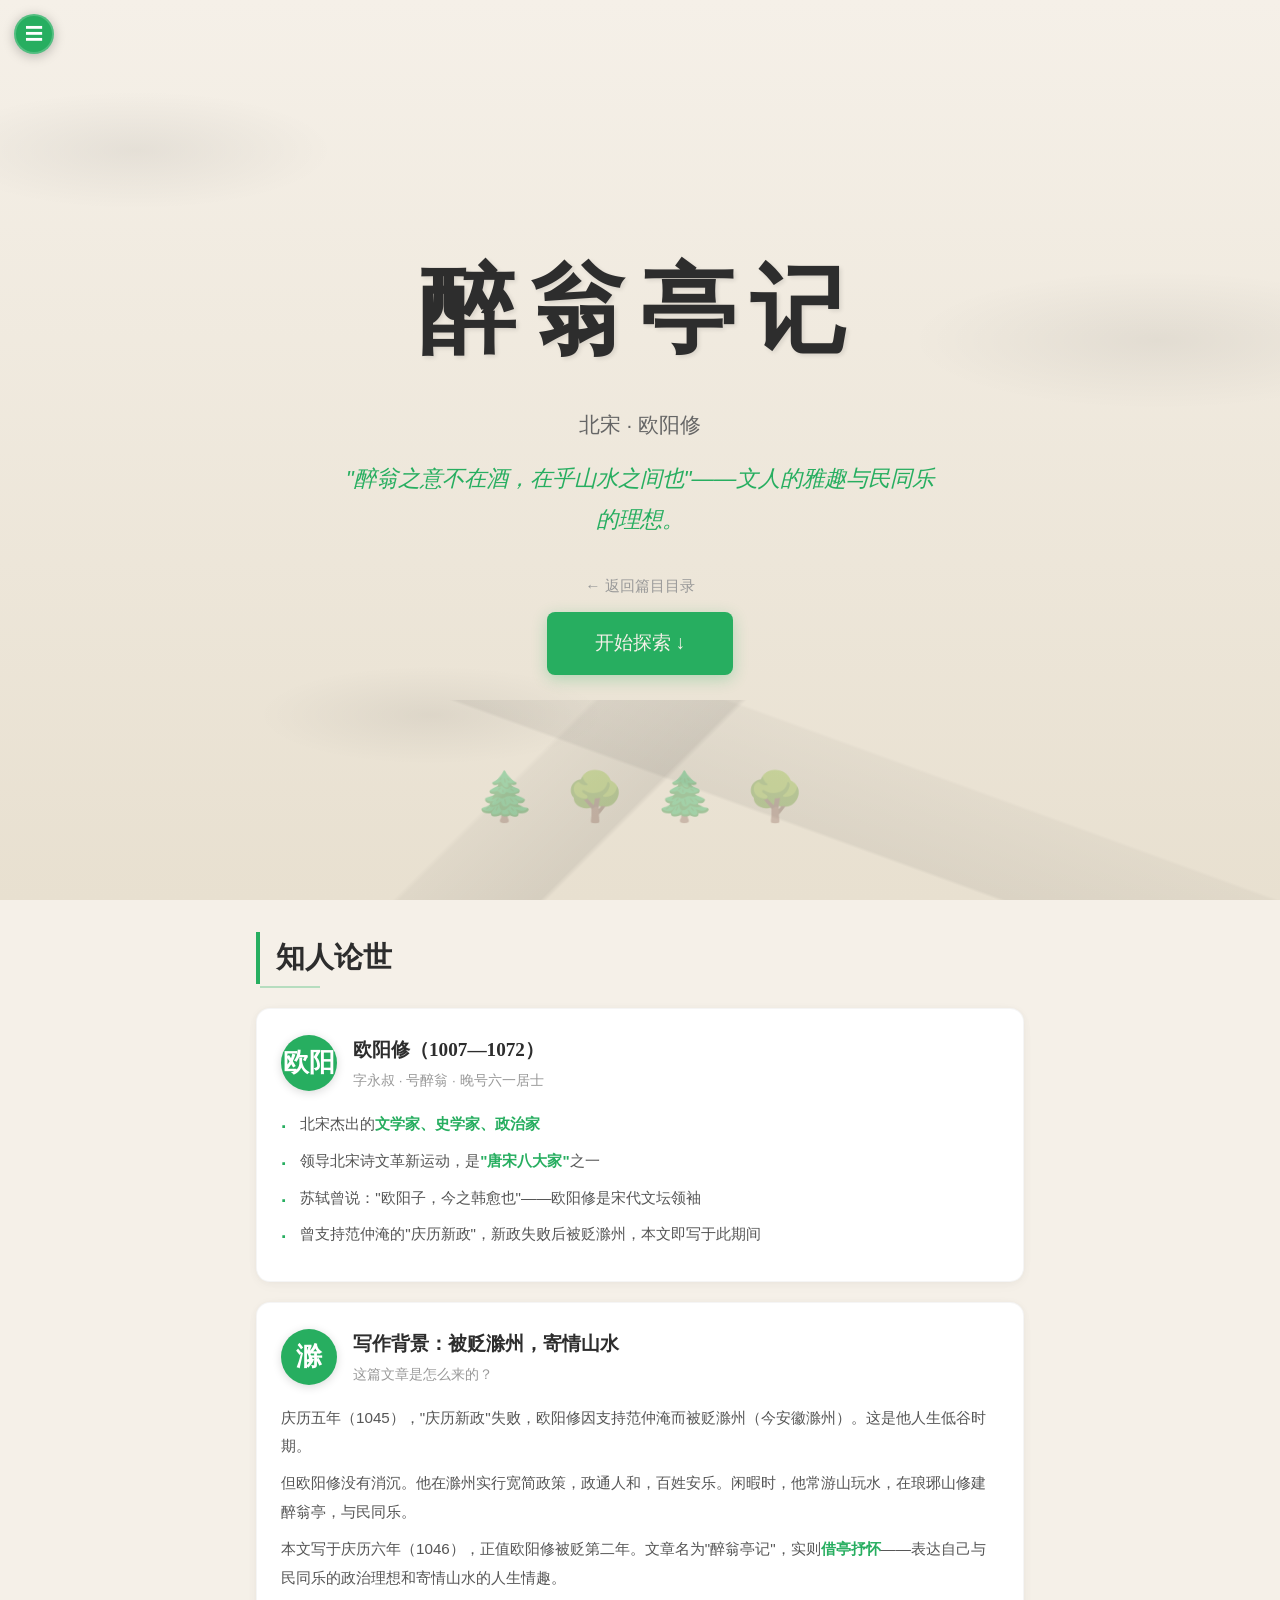
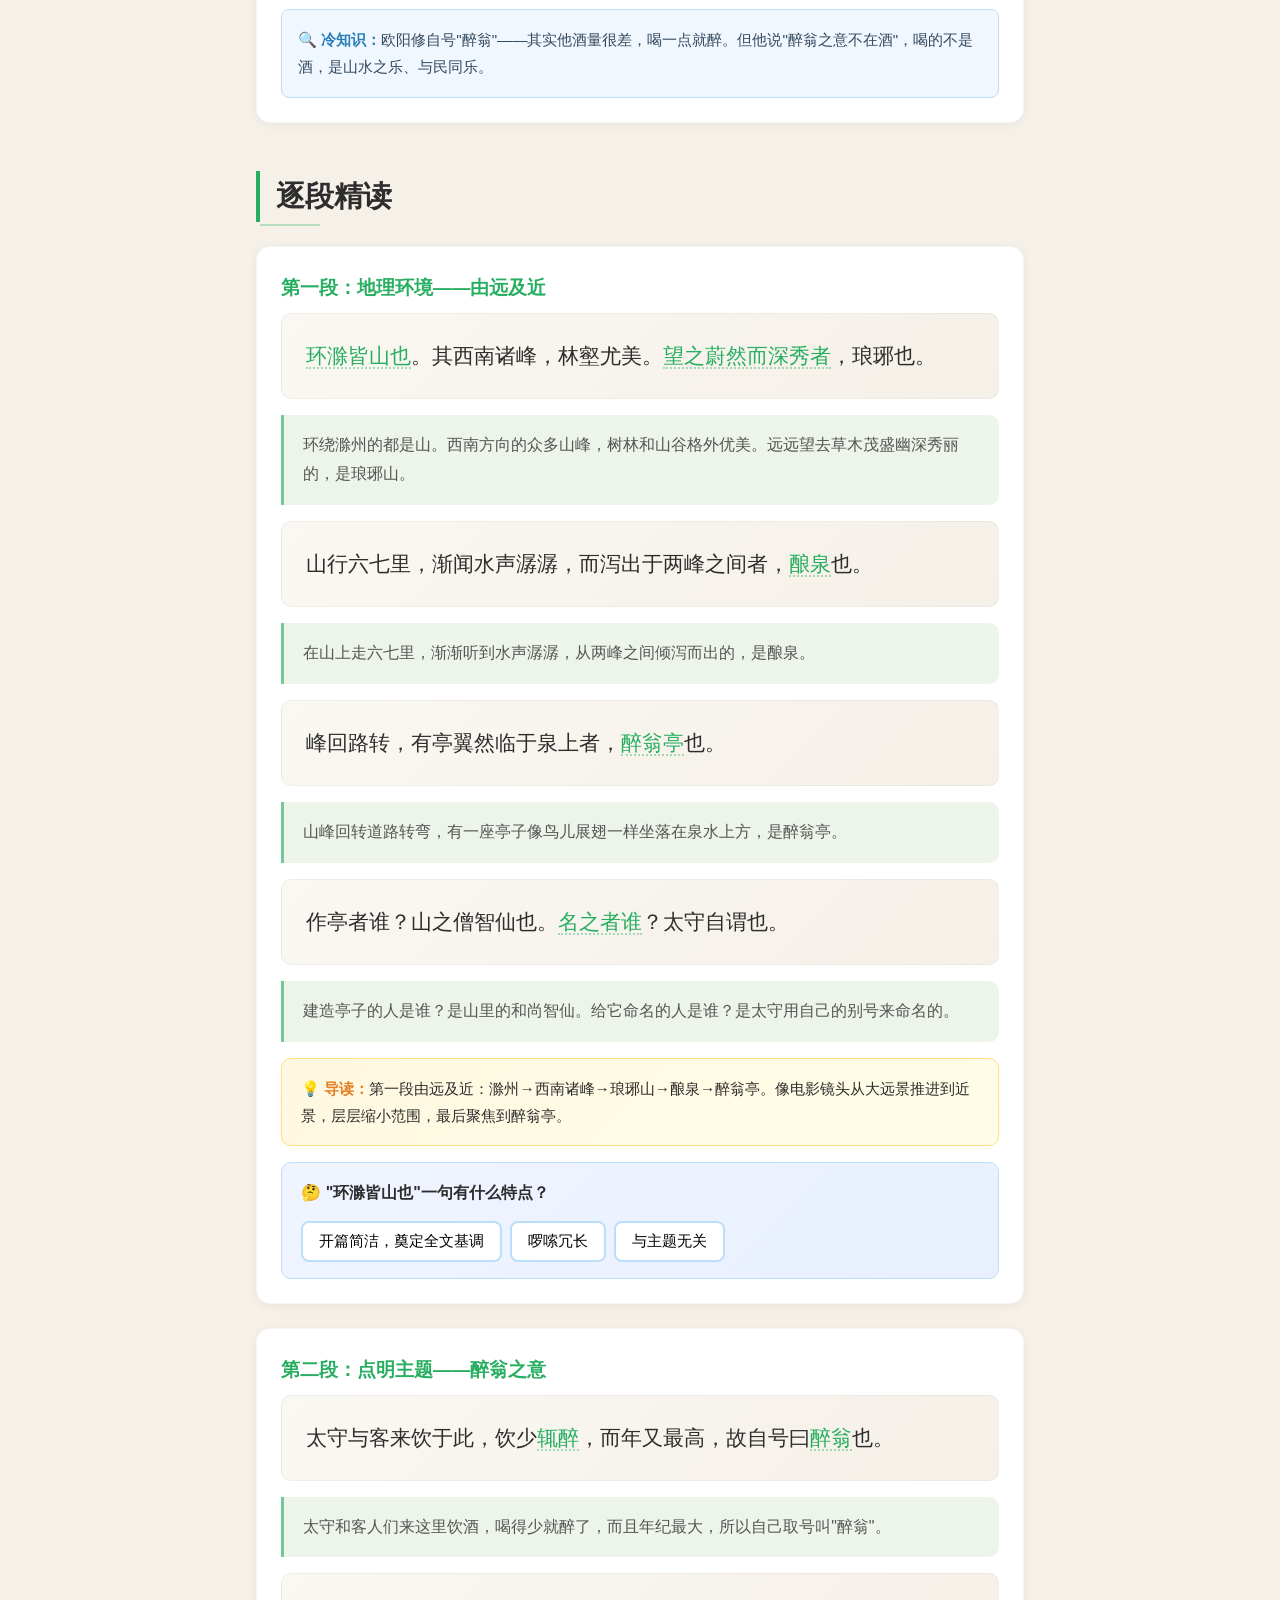
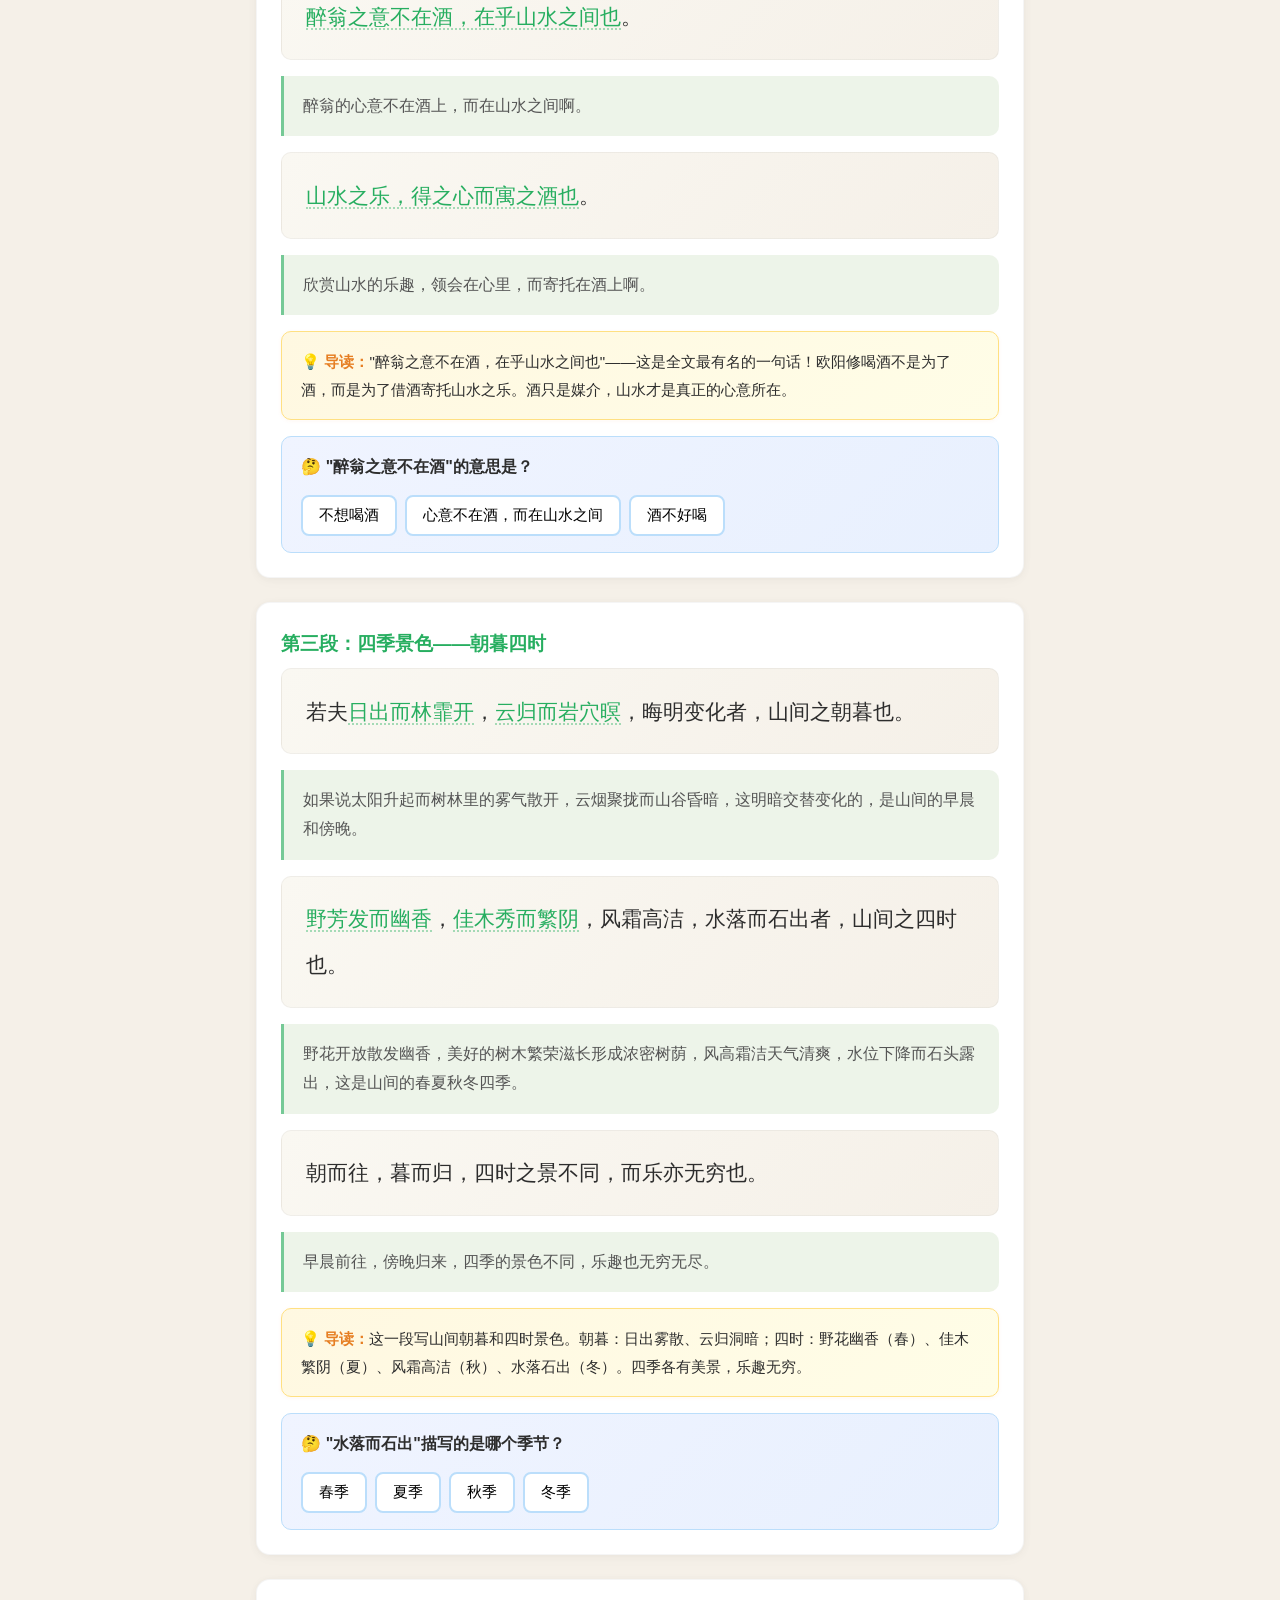
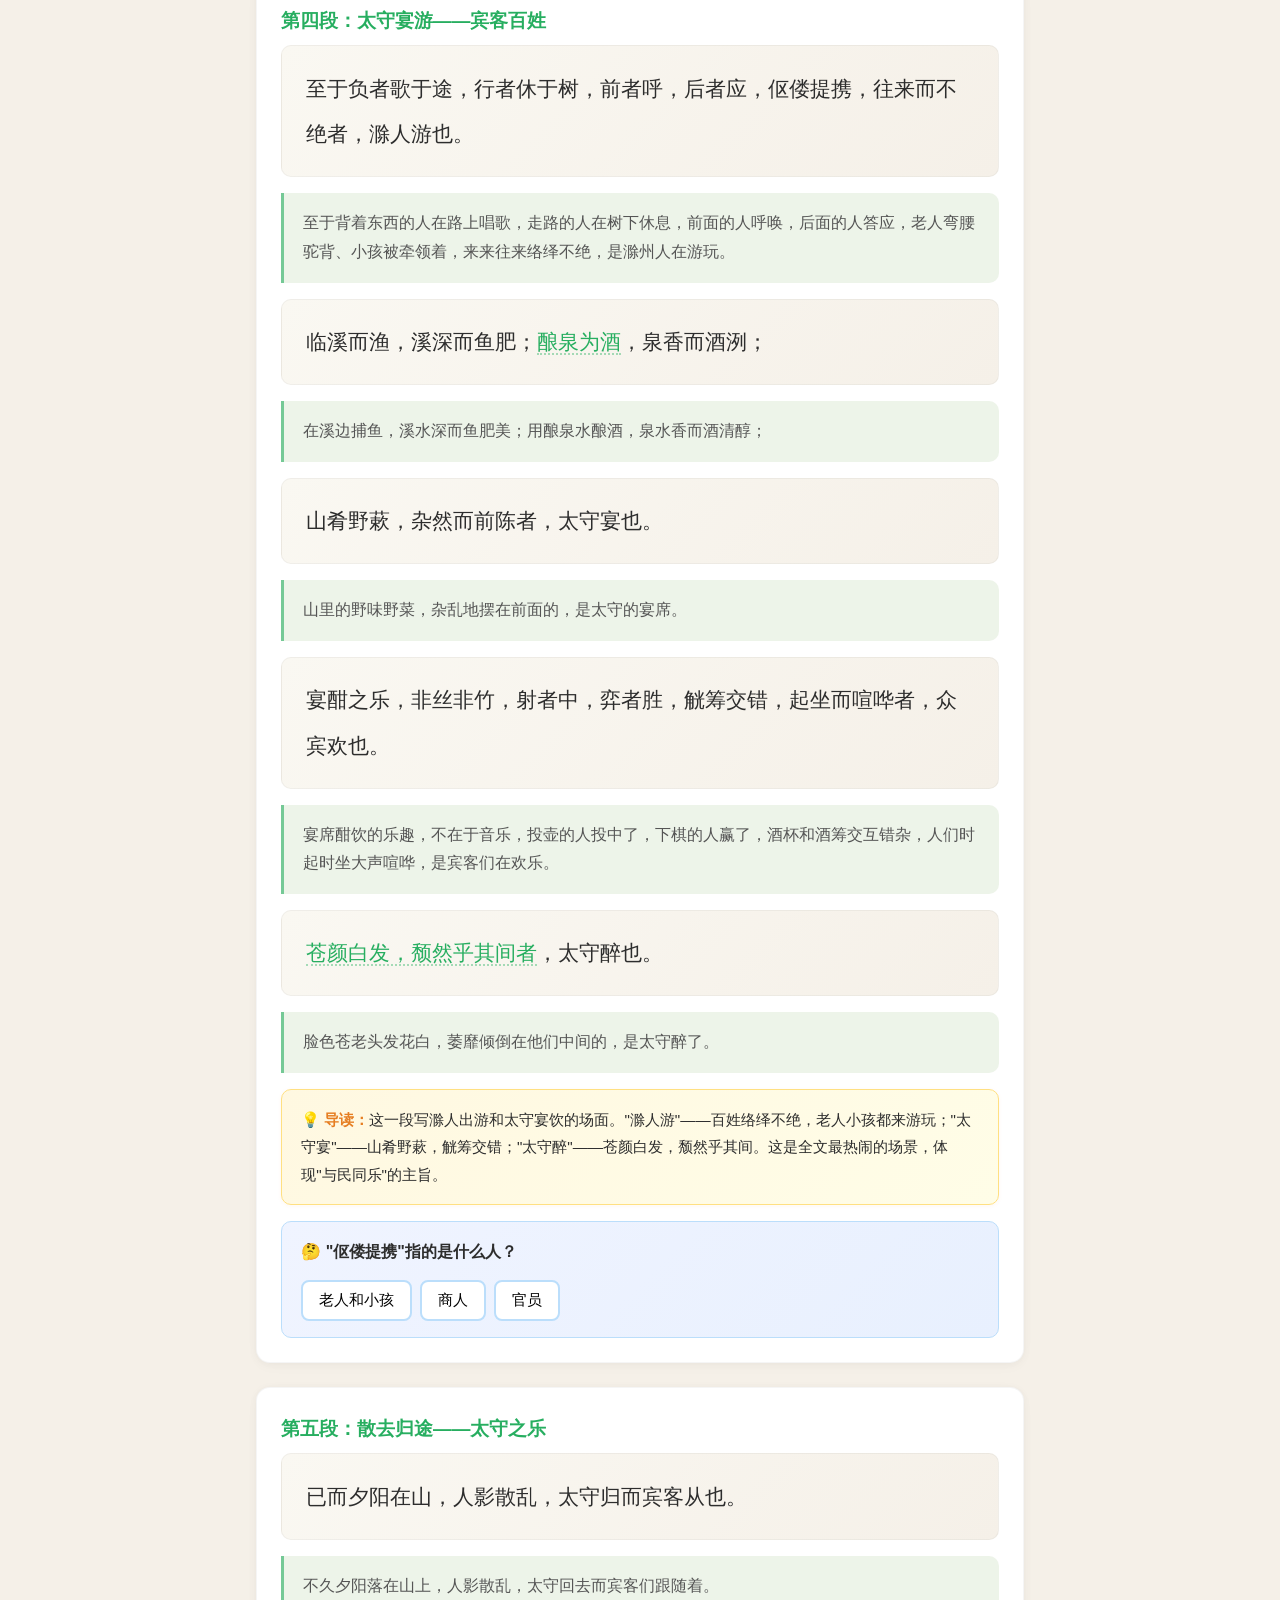
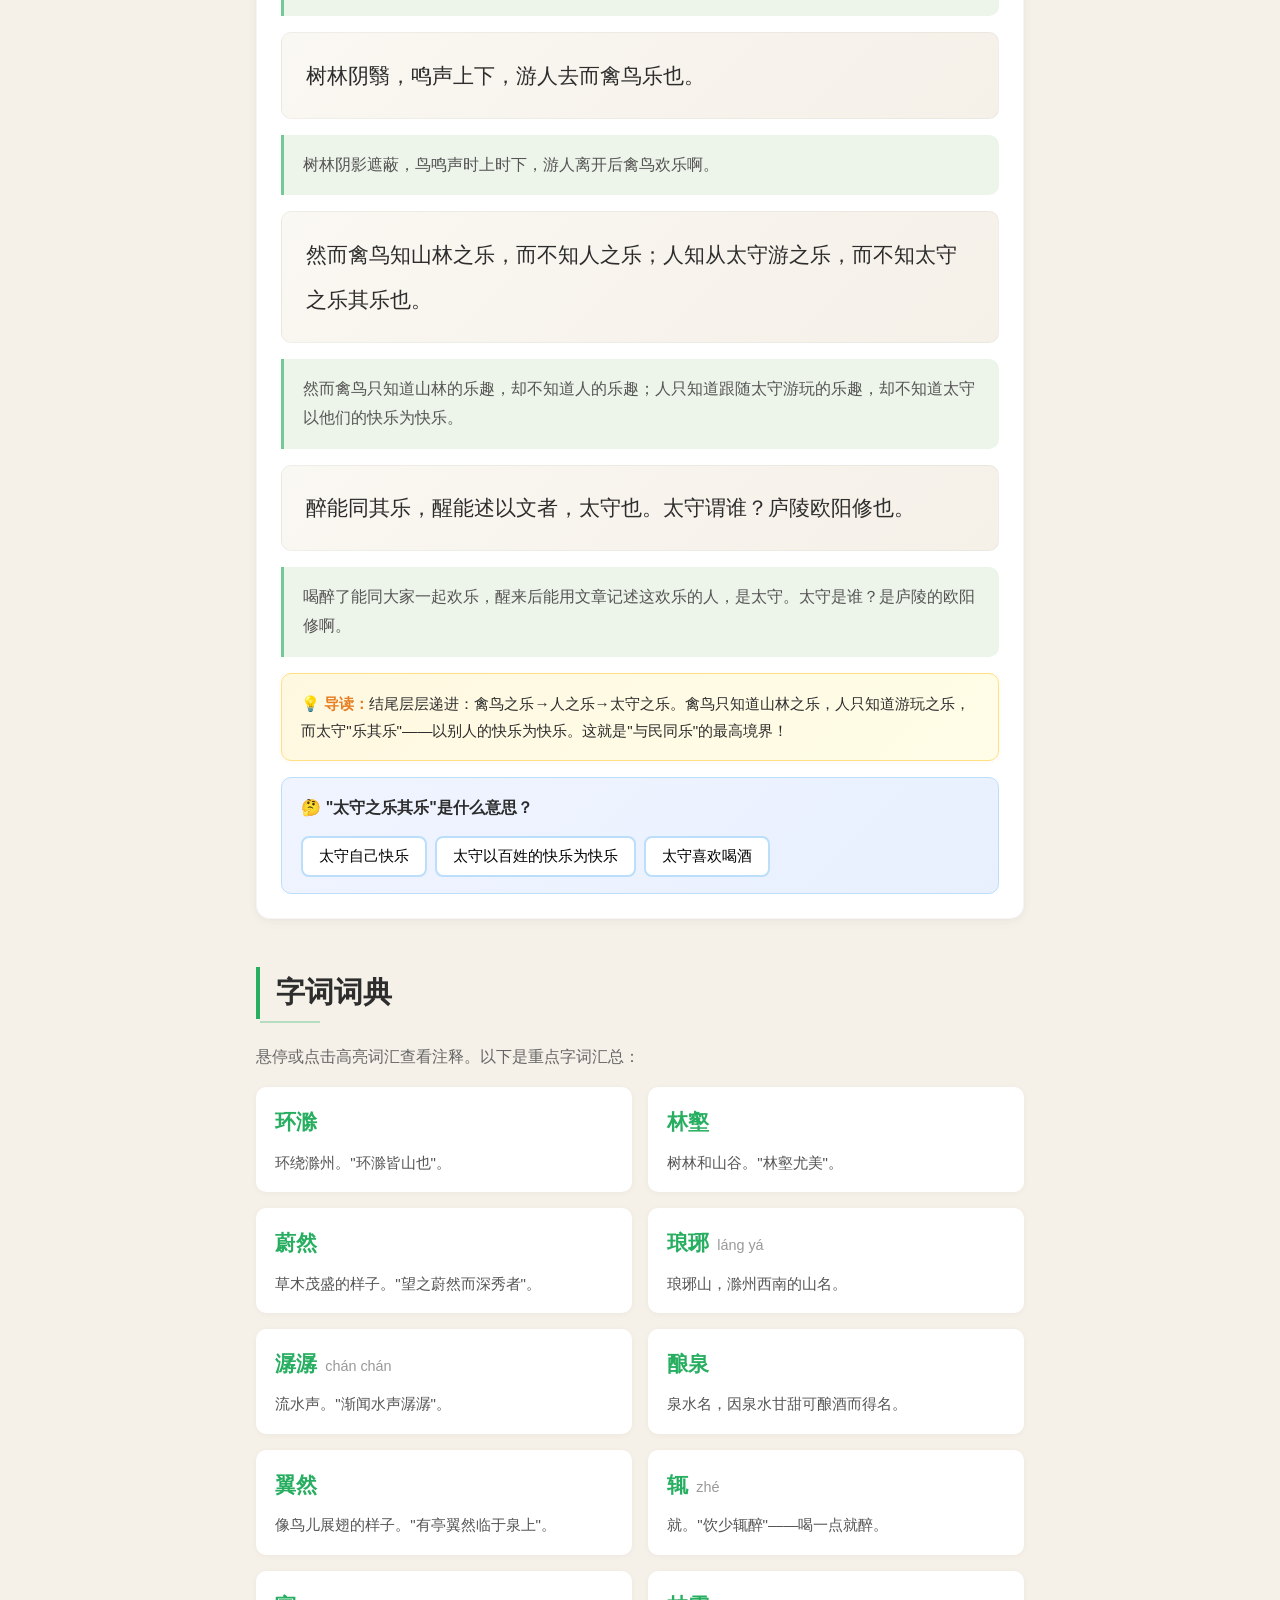
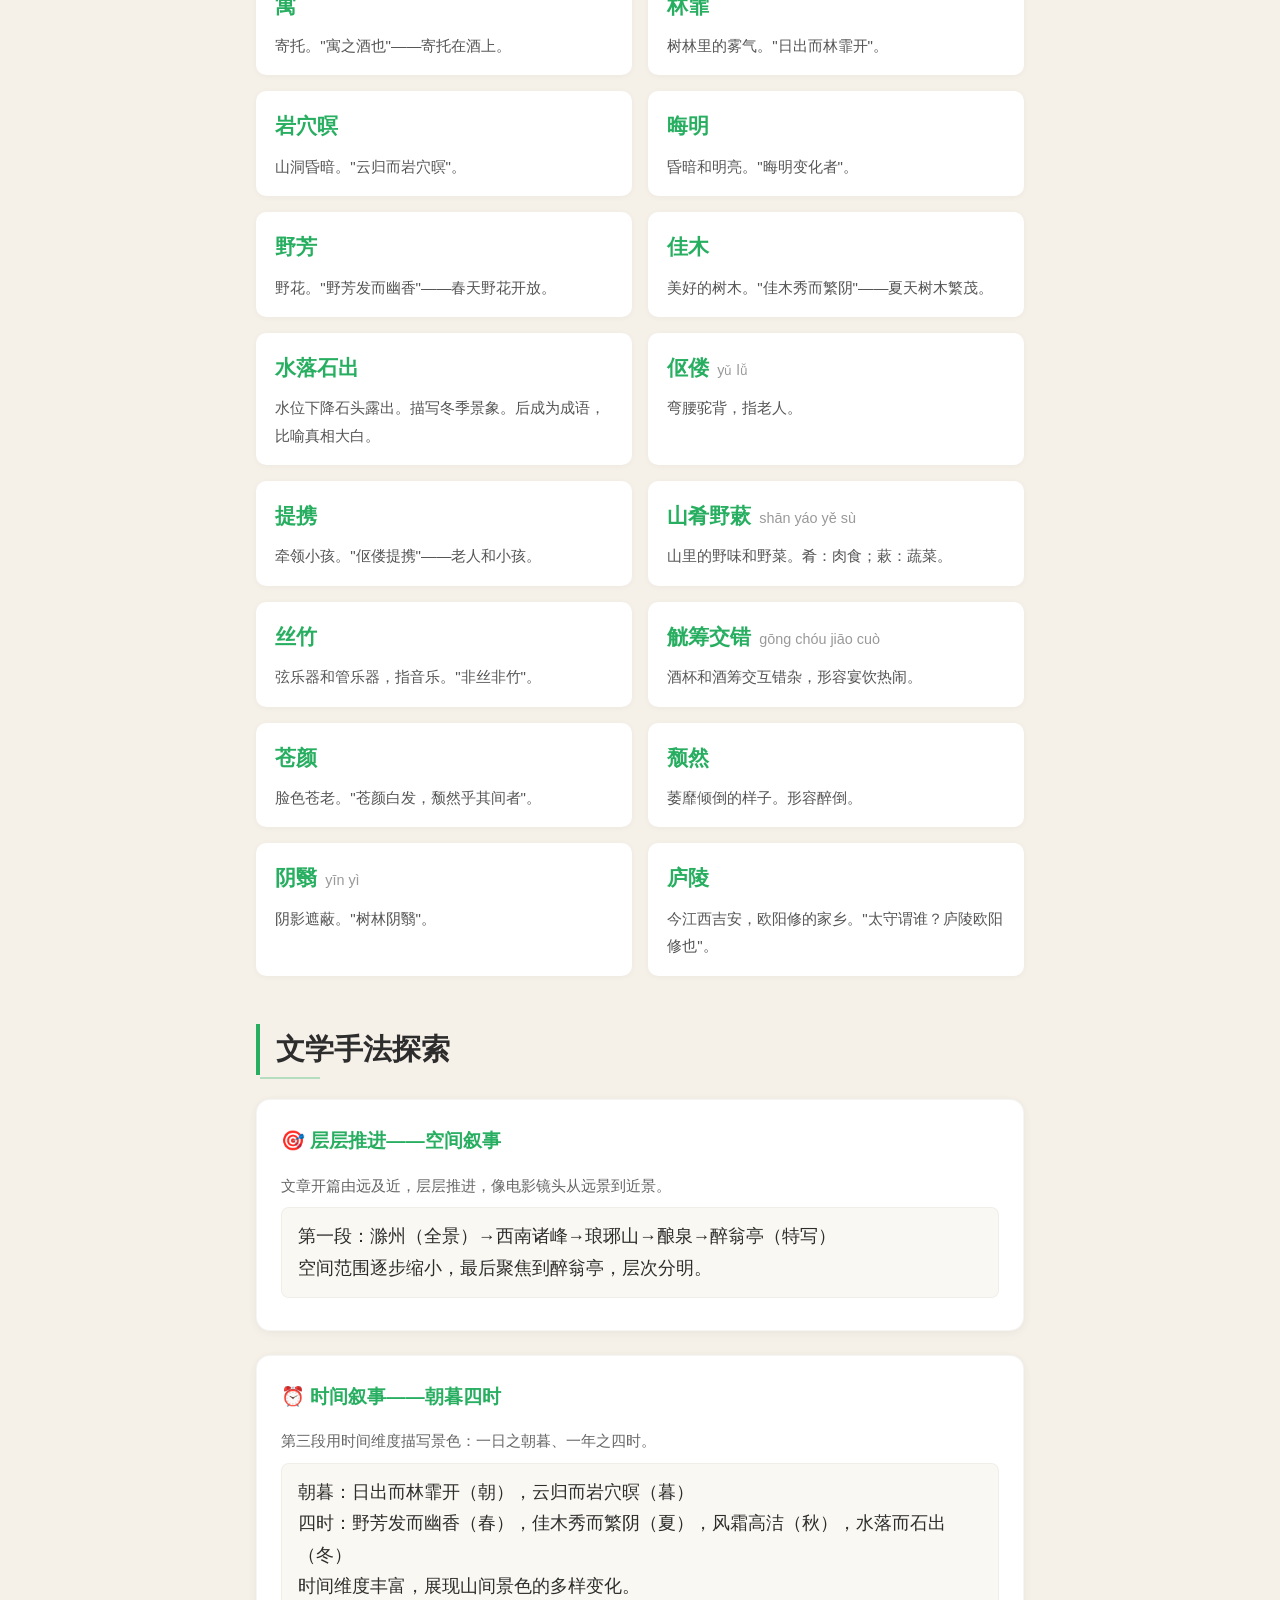
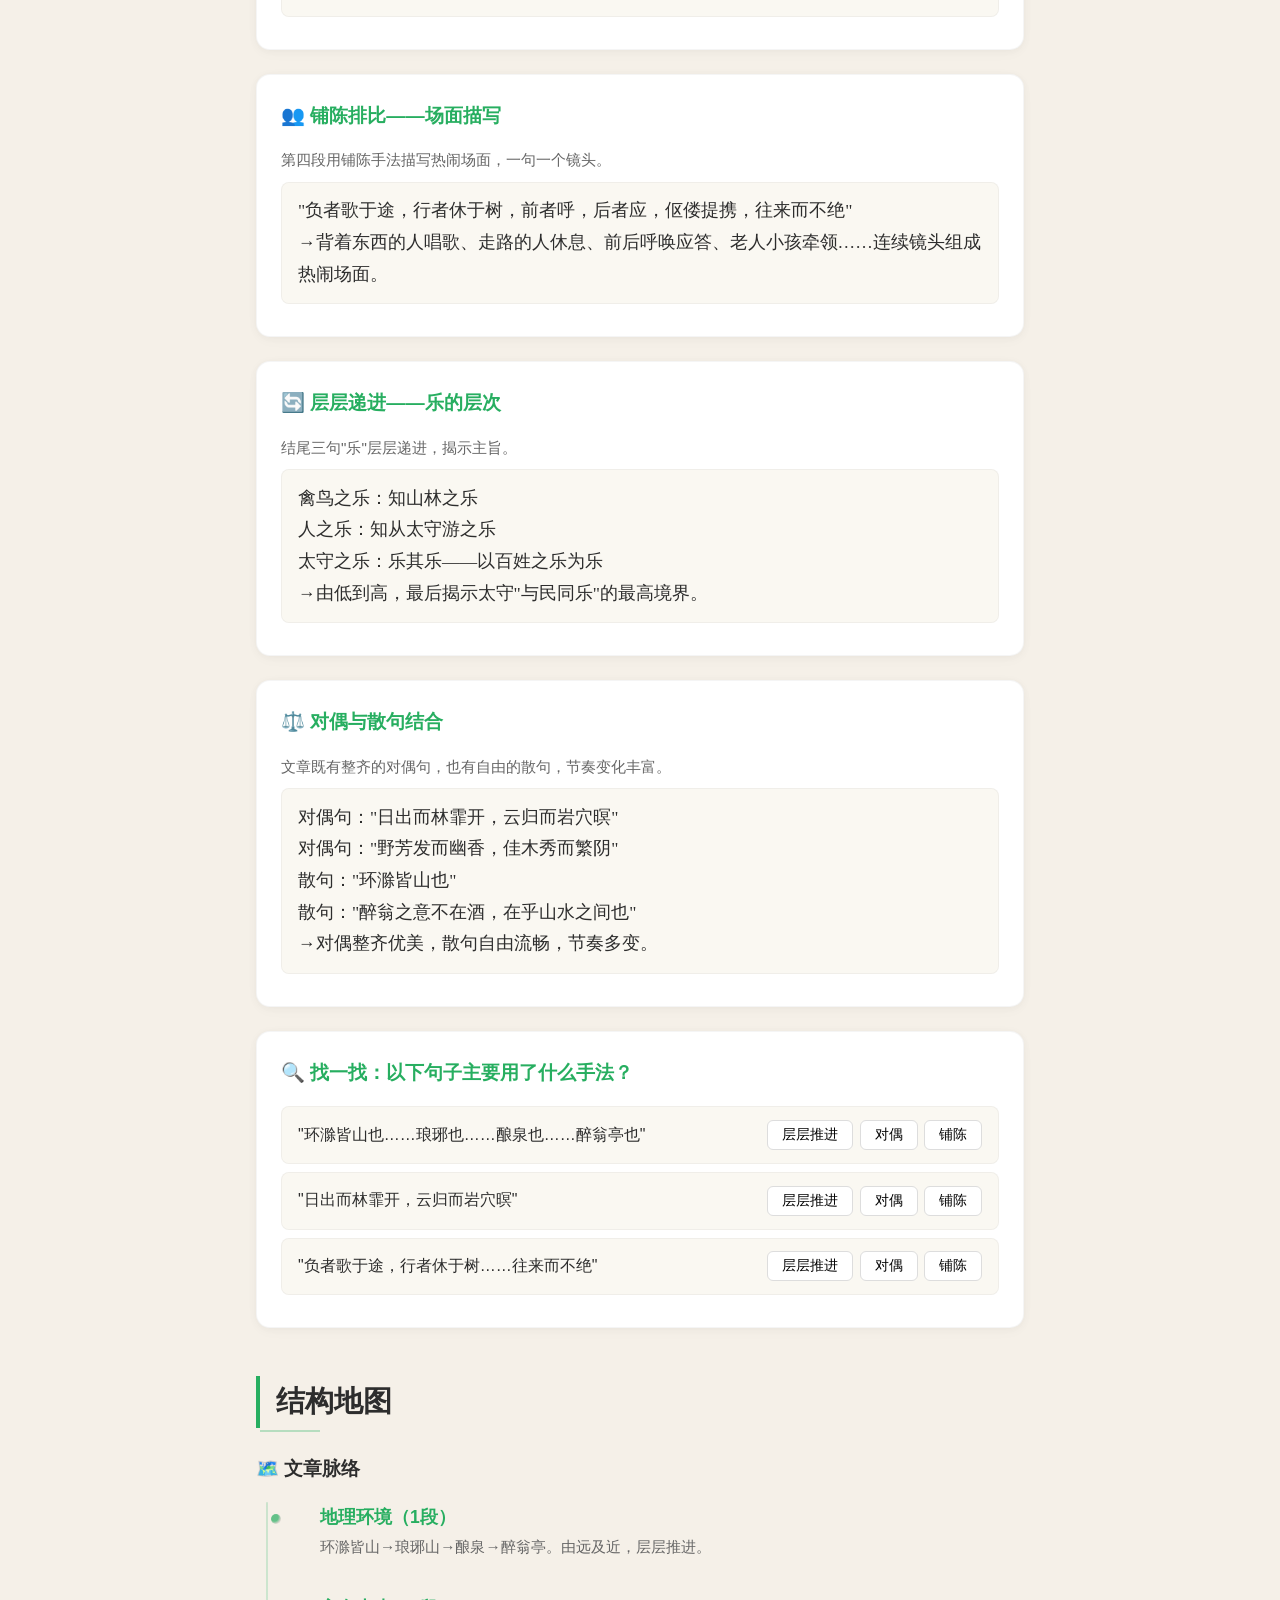
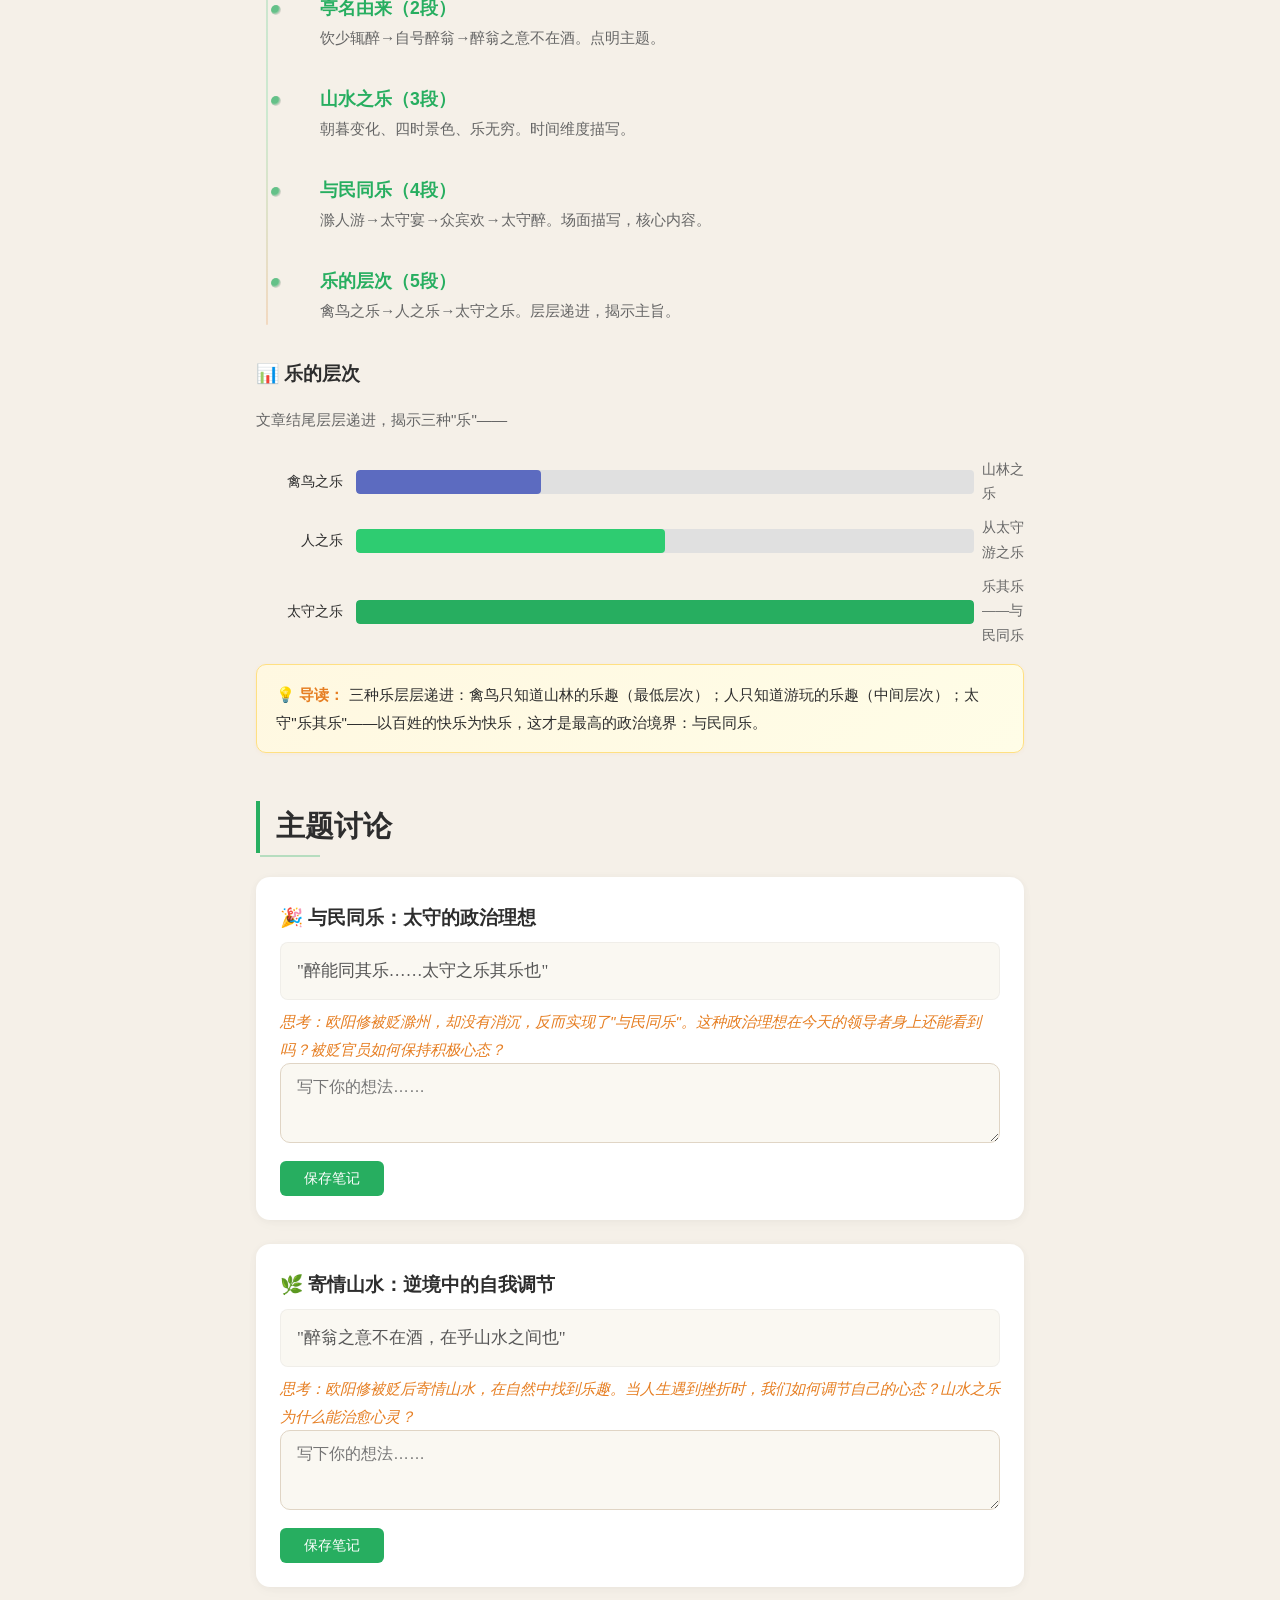
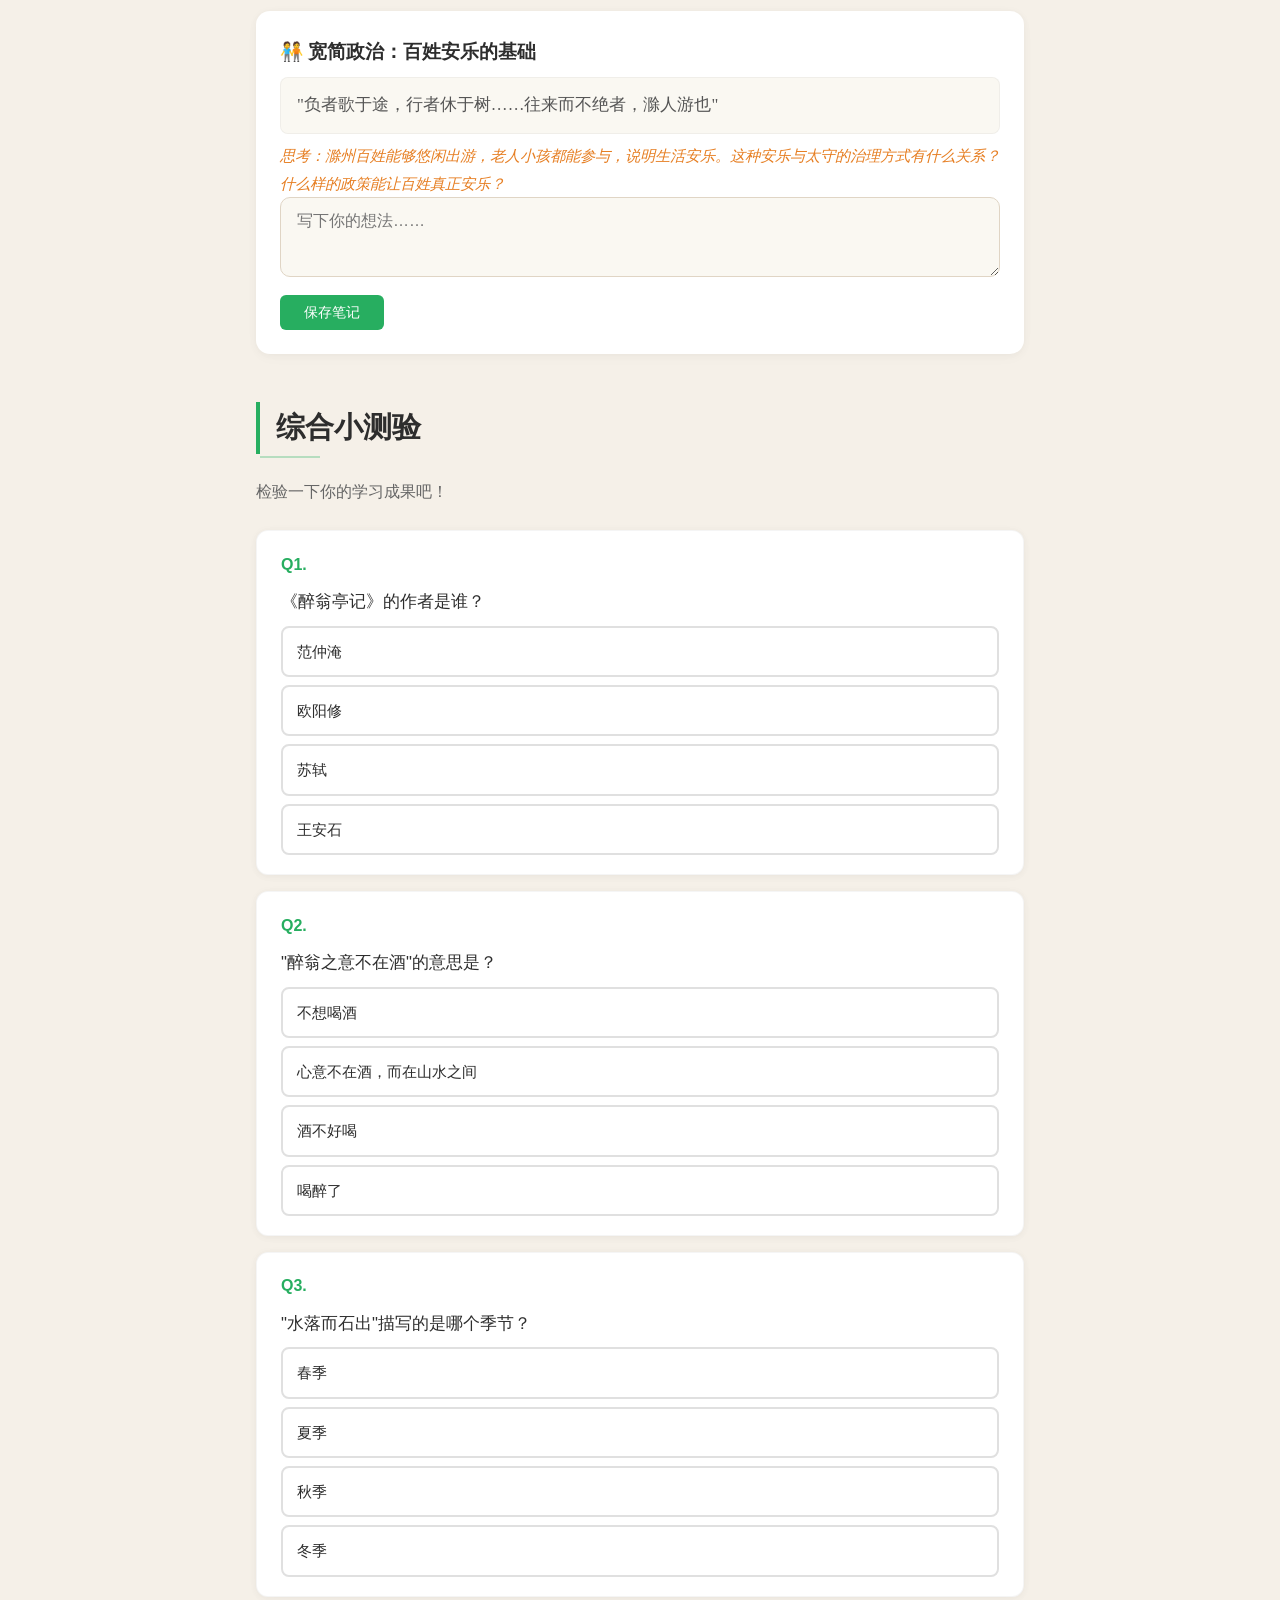
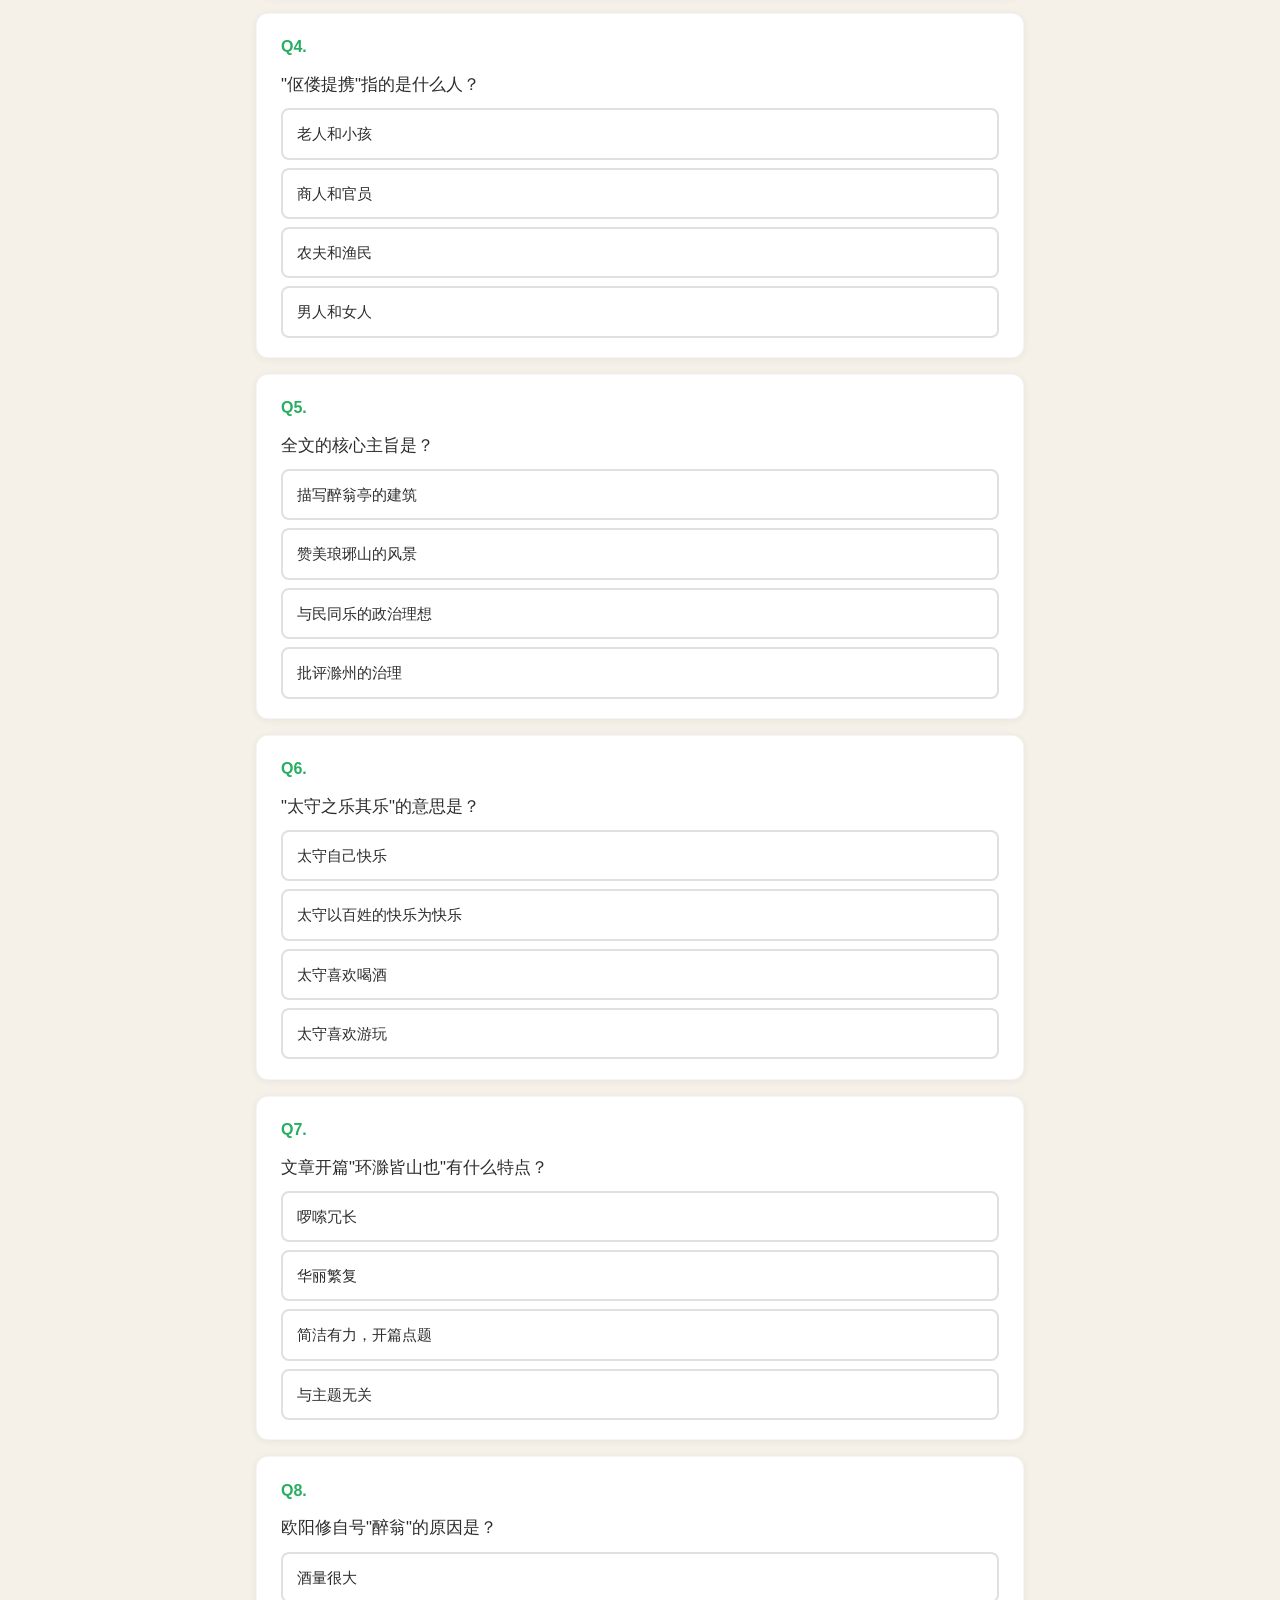
<file: zuwengtingji.html>
<!DOCTYPE html>
<html lang="zh-CN">
<head>
<meta charset="UTF-8">
<meta name="viewport" content="width=device-width, initial-scale=1.0">
<title>醉翁亭记 — 互动学习</title>
<link rel="stylesheet" href="common.css">
<style>
/* ===== Page-specific ===== */
:root { --accent: #27ae60; --progress-gradient: linear-gradient(90deg, #27ae60, #2ecc71); --timeline-gradient: linear-gradient(180deg, #27ae60, #2ecc71, #e67e22); }

#hero {
  min-height: 100vh; min-height: -webkit-fill-available; min-height: 100dvh;
  display: flex; flex-direction: column; align-items: center; justify-content: center;
  position: relative; overflow: hidden; background: linear-gradient(180deg, #f5f0e8 0%, #e8e0d0 100%);
}
.ink-mountain {
  position: absolute; bottom: 0; width: 100%; height: 200px;
  background: linear-gradient(135deg, transparent 40%, rgba(0,0,0,0.04) 40.5%, rgba(0,0,0,0.08) 50%, transparent 50.5%),
              linear-gradient(200deg, transparent 30%, rgba(0,0,0,0.03) 30.5%, rgba(0,0,0,0.06) 45%, transparent 45.5%);
}
.forest-scene {
  position: absolute; bottom: 60px; width: 100%; height: 80px;
  display: flex; justify-content: center; gap: 30px; align-items: flex-end;
}
.tree-icon {
  font-size: 3rem; color: rgba(39,174,96,0.3);
}
.hero-content { text-align: center; z-index: 1; padding: 2rem; }
.hero-content h1 {
  font-family: "STKaiti", "KaiTi", "Kaiti SC", "Noto Serif SC", serif;
  font-size: clamp(3rem, 8vw, 6rem);
  color: #2d2d2d;
  letter-spacing: 0.15em;
  margin-bottom: 0.5rem;
  text-shadow: 2px 2px 4px rgba(0,0,0,0.1);
}
.hero-content .subtitle {
  font-size: clamp(1rem, 2.5vw, 1.3rem);
  color: #666;
  margin-bottom: 1rem;
}
.hero-content .hook {
  font-size: clamp(1.1rem, 2.5vw, 1.4rem);
  color: #27ae60;
  font-style: italic;
  max-width: 600px;
  margin: 0 auto 2rem;
}
.btn-start {
  display: inline-block; padding: 14px 48px; font-size: 1.2rem;
  background: #27ae60; color: #f5f0e8; border: none; border-radius: 8px;
  cursor: pointer; text-decoration: none;
  transition: transform 0.2s, box-shadow 0.2s;
  box-shadow: 0 4px 15px rgba(39,174,96,0.3);
}
@media (hover: hover) {
  .btn-start:hover { transform: translateY(-2px); box-shadow: 0 6px 20px rgba(39,174,96,0.4); }
}
.back-link {
  display: inline-block; color: #999; text-decoration: none; font-size: 0.95rem;
  transition: color 0.2s; margin-bottom: 0.8rem;
}
@media (hover: hover) {
  .back-link:hover { color: #27ae60; }
}

.theme-card.lele { border-left-color: #27ae60; }
.theme-card.ziran { border-left-color: #2ecc71; }
.theme-card.yumin { border-left-color: #e67e22; }

@media (max-width: 768px) {
  .hero-content h1 { font-size: 3rem; }
  .forest-scene { display: none; }
}
</style>
</head>
<body>

<div id="progress-bar" style="width:0%"></div>

<button id="nav-toggle" aria-label="打开导航">☰</button>

<nav id="sidebar" aria-label="文章导航">
  <h3>📖 导航</h3>
  <a href="#hero">首页</a>
  <a href="#sec-background">知人论世</a>
  <a href="#sec-reading">逐段精读</a>
  <a href="#sec-dict">字词词典</a>
  <a href="#sec-devices">文学手法</a>
  <a href="#sec-structure">结构地图</a>
  <a href="#sec-themes">主题讨论</a>
  <a href="#sec-quiz">小测验</a>
  <a href="#sec-extend">延伸阅读</a>
</nav>

<div class="tooltip-popup" id="tooltip"></div>

<!-- ===== HERO ===== -->
<section id="hero">
  <div class="ink-cloud"></div>
  <div class="ink-cloud"></div>
  <div class="ink-cloud"></div>
  <div class="ink-mountain"></div>
  <div class="forest-scene">
    <span class="tree-icon">🌲</span>
    <span class="tree-icon">🌳</span>
    <span class="tree-icon">🌲</span>
    <span class="tree-icon">🌳</span>
  </div>
  <div class="hero-content">
    <h1>醉翁亭记</h1>
    <p class="subtitle">北宋 · 欧阳修</p>
    <p class="hook">"醉翁之意不在酒，在乎山水之间也"——文人的雅趣与民同乐的理想。</p>
    <a href="index.html" class="back-link">← 返回篇目目录</a>
    <br>
    <a href="#sec-reading" class="btn-start">开始探索 ↓</a>
  </div>
</section>

<!-- ===== MAIN ===== -->
<div id="main">

  <!-- ====== Section: 知人论世 ====== -->
  <div class="section" id="sec-background">
    <h2 class="section-title">知人论世</h2>

    <div class="info-card">
      <div class="info-card-header">
        <div class="author-seal">欧阳</div>
        <div>
          <h3>欧阳修（1007—1072）</h3>
          <div class="subtitle-tag">字永叔 · 号醉翁 · 晚号六一居士</div>
        </div>
      </div>
      <div class="info-card-body">
        <ul>
          <li>北宋杰出的<span class="highlight-text">文学家、史学家、政治家</span></li>
          <li>领导北宋诗文革新运动，是<span class="highlight-text">"唐宋八大家"</span>之一</li>
          <li>苏轼曾说："欧阳子，今之韩愈也"——欧阳修是宋代文坛领袖</li>
          <li>曾支持范仲淹的"庆历新政"，新政失败后被贬滁州，本文即写于此期间</li>
        </ul>
      </div>
    </div>

    <div class="info-card">
      <div class="info-card-header">
        <div class="author-seal">滁</div>
        <div>
          <h3>写作背景：被贬滁州，寄情山水</h3>
          <div class="subtitle-tag">这篇文章是怎么来的？</div>
        </div>
      </div>
      <div class="info-card-body">
        <p>庆历五年（1045），"庆历新政"失败，欧阳修因支持范仲淹而被贬滁州（今安徽滁州）。这是他人生低谷时期。</p>
        <p>但欧阳修没有消沉。他在滁州实行宽简政策，政通人和，百姓安乐。闲暇时，他常游山玩水，在琅琊山修建醉翁亭，与民同乐。</p>
        <p>本文写于庆历六年（1046），正值欧阳修被贬第二年。文章名为"醉翁亭记"，实则<span class="highlight-text">借亭抒怀</span>——表达自己与民同乐的政治理想和寄情山水的人生情趣。</p>
        <div class="fun-fact">欧阳修自号"醉翁"——其实他酒量很差，喝一点就醉。但他说"醉翁之意不在酒"，喝的不是酒，是山水之乐、与民同乐。</div>
      </div>
    </div>
  </div>

  <!-- ====== Section 1: 逐段精读 ====== -->
  <div class="section" id="sec-reading">
    <h2 class="section-title">逐段精读</h2>

    <!-- Card 1: 地理环境 -->
    <div class="poem-card">
      <h3 style="color:#27ae60;margin-bottom:0.5rem;">第一段：地理环境——由远及近</h3>
      <div class="poem-original">
        <span class="hl" tabindex="0" data-tip="环：环绕。滁：滁州，今安徽滁州。皆：都">环滁皆山也</span>。其西南诸峰，林壑尤美。<span class="hl" tabindex="0" data-tip="望之：远远望去。蔚然：草木茂盛的样子。而深秀者：而且幽深秀丽">望之蔚然而深秀者</span>，琅琊也。
      </div>
      <div class="poem-translation">
        环绕滁州的都是山。西南方向的众多山峰，树林和山谷格外优美。远远望去草木茂盛幽深秀丽的，是琅琊山。
      </div>
      <div class="poem-original">
        山行六七里，渐闻水声潺潺，而泻出于两峰之间者，<span class="hl" tabindex="0" data-tip="酿泉：泉水名，因泉水甘甜可酿酒而得名">酿泉</span>也。
      </div>
      <div class="poem-translation">
        在山上走六七里，渐渐听到水声潺潺，从两峰之间倾泻而出的，是酿泉。
      </div>
      <div class="poem-original">
        峰回路转，有亭翼然临于泉上者，<span class="hl" tabindex="0" data-tip="醉翁亭：亭子名。欧阳修常在此饮酒，自号「醉翁」，故名">醉翁亭</span>也。
      </div>
      <div class="poem-translation">
        山峰回转道路转弯，有一座亭子像鸟儿展翅一样坐落在泉水上方，是醉翁亭。
      </div>
      <div class="poem-original">
        作亭者谁？山之僧智仙也。<span class="hl" tabindex="0" data-tip="名：命名。之：它（指亭子）。者：的人。谁：谁。自：自己">名之者谁</span>？太守自谓也。
      </div>
      <div class="poem-translation">
        建造亭子的人是谁？是山里的和尚智仙。给它命名的人是谁？是太守用自己的别号来命名的。
      </div>
      <div class="tip-box">第一段由远及近：滁州→西南诸峰→琅琊山→酿泉→醉翁亭。像电影镜头从大远景推进到近景，层层缩小范围，最后聚焦到醉翁亭。</div>
      <div class="mini-quiz" data-quiz="1">
        <div class="question">🤔 "环滁皆山也"一句有什么特点？</div>
        <div class="options">
          <button class="opt-btn" data-correct="true">开篇简洁，奠定全文基调</button>
          <button class="opt-btn" data-correct="false">啰嗦冗长</button>
          <button class="opt-btn" data-correct="false">与主题无关</button>
        </div>
        <div class="explanation">"环滁皆山也"五个字，简洁有力，开篇即点明滁州地理环境——四面环山。这种简洁开篇，是欧阳修散文的特点。</div>
      </div>
    </div>

    <!-- Card 2: 醉翁之意 -->
    <div class="poem-card">
      <h3 style="color:#27ae60;margin-bottom:0.5rem;">第二段：点明主题——醉翁之意</h3>
      <div class="poem-original">
        太守与客来饮于此，饮少<span class="hl" tabindex="0" data-tip="辄：就。醉：醉倒。而：却。年最高：年纪最大">辄醉</span>，而年又最高，故自号曰<span class="hl" tabindex="0" data-tip="醉翁：喝醉的老翁。翁：老翁，老头">醉翁</span>也。
      </div>
      <div class="poem-translation">
        太守和客人们来这里饮酒，喝得少就醉了，而且年纪最大，所以自己取号叫"醉翁"。
      </div>
      <div class="poem-original">
        <span class="hl" tabindex="0" data-tip="醉翁之意不在酒：醉翁的心意不在酒上。意：心意，情趣。在乎：在于。山水之间：山水之中。也：句末语气词，表示判断">醉翁之意不在酒，在乎山水之间也</span>。
      </div>
      <div class="poem-translation">
        醉翁的心意不在酒上，而在山水之间啊。
      </div>
      <div class="poem-original">
        <span class="hl" tabindex="0" data-tip="山水之乐：欣赏山水的乐趣。得：得到，领会。于心：在心里。寓：寄托。于酒：在酒上">山水之乐，得之心而寓之酒也</span>。
      </div>
      <div class="poem-translation">
        欣赏山水的乐趣，领会在心里，而寄托在酒上啊。
      </div>
      <div class="tip-box">"醉翁之意不在酒，在乎山水之间也"——这是全文最有名的一句话！欧阳修喝酒不是为了酒，而是为了借酒寄托山水之乐。酒只是媒介，山水才是真正的心意所在。</div>
      <div class="mini-quiz" data-quiz="2">
        <div class="question">🤔 "醉翁之意不在酒"的意思是？</div>
        <div class="options">
          <button class="opt-btn" data-correct="false">不想喝酒</button>
          <button class="opt-btn" data-correct="true">心意不在酒，而在山水之间</button>
          <button class="opt-btn" data-correct="false">酒不好喝</button>
        </div>
        <div class="explanation">"醉翁之意不在酒"是千古名句，意思是醉翁的心意不在酒上，而在欣赏山水。酒只是媒介，山水才是真正的乐趣。</div>
      </div>
    </div>

    <!-- Card 3: 四季景色 -->
    <div class="poem-card">
      <h3 style="color:#27ae60;margin-bottom:0.5rem;">第三段：四季景色——朝暮四时</h3>
      <div class="poem-original">
        若夫<span class="hl" tabindex="0" data-tip="日出：太阳升起。而林霏开：而树林里的雾气散开。霏：雾气">日出而林霏开</span>，<span class="hl" tabindex="0" data-tip="云归：云烟聚拢。而岩穴暝：而山洞昏暗。暝：昏暗">云归而岩穴暝</span>，晦明变化者，山间之朝暮也。
      </div>
      <div class="poem-translation">
        如果说太阳升起而树林里的雾气散开，云烟聚拢而山谷昏暗，这明暗交替变化的，是山间的早晨和傍晚。
      </div>
      <div class="poem-original">
        <span class="hl" tabindex="0" data-tip="野芳：野花。发：开放。而幽香：而散发幽香">野芳发而幽香</span>，<span class="hl" tabindex="0" data-tip="佳木：美好的树木。秀：繁荣滋长。而繁阴：而形成浓密的树荫">佳木秀而繁阴</span>，风霜高洁，水落而石出者，山间之四时也。
      </div>
      <div class="poem-translation">
        野花开放散发幽香，美好的树木繁荣滋长形成浓密树荫，风高霜洁天气清爽，水位下降而石头露出，这是山间的春夏秋冬四季。
      </div>
      <div class="poem-original">
        朝而往，暮而归，四时之景不同，而乐亦无穷也。
      </div>
      <div class="poem-translation">
        早晨前往，傍晚归来，四季的景色不同，乐趣也无穷无尽。
      </div>
      <div class="tip-box">这一段写山间朝暮和四时景色。朝暮：日出雾散、云归洞暗；四时：野花幽香（春）、佳木繁阴（夏）、风霜高洁（秋）、水落石出（冬）。四季各有美景，乐趣无穷。</div>
      <div class="mini-quiz" data-quiz="3">
        <div class="question">🤔 "水落而石出"描写的是哪个季节？</div>
        <div class="options">
          <button class="opt-btn" data-correct="false">春季</button>
          <button class="opt-btn" data-correct="false">夏季</button>
          <button class="opt-btn" data-correct="false">秋季</button>
          <button class="opt-btn" data-correct="true">冬季</button>
        </div>
        <div class="explanation">"水落而石出"描写冬季——水位下降，石头露出。这是冬季枯水期的景象。成语"水落石出"即由此而来。</div>
      </div>
    </div>

    <!-- Card 4: 太守宴游 -->
    <div class="poem-card">
      <h3 style="color:#27ae60;margin-bottom:0.5rem;">第四段：太守宴游——宾客百姓</h3>
      <div class="poem-original">
        至于负者歌于途，行者休于树，前者呼，后者应，伛偻提携，往来而不绝者，滁人游也。
      </div>
      <div class="poem-translation">
        至于背着东西的人在路上唱歌，走路的人在树下休息，前面的人呼唤，后面的人答应，老人弯腰驼背、小孩被牵领着，来来往来络绎不绝，是滁州人在游玩。
      </div>
      <div class="poem-original">
        临溪而渔，溪深而鱼肥；<span class="hl" tabindex="0" data-tip="酿泉：酿泉。为酒：酿酒。泉香：泉水甘甜。而酒洌：而酒清醇。洌：清，清澈">酿泉为酒</span>，泉香而酒洌；
      </div>
      <div class="poem-translation">
        在溪边捕鱼，溪水深而鱼肥美；用酿泉水酿酒，泉水香而酒清醇；
      </div>
      <div class="poem-original">
        山肴野蔌，杂然而前陈者，太守宴也。
      </div>
      <div class="poem-translation">
        山里的野味野菜，杂乱地摆在前面的，是太守的宴席。
      </div>
      <div class="poem-original">
        宴酣之乐，非丝非竹，射者中，弈者胜，觥筹交错，起坐而喧哗者，众宾欢也。
      </div>
      <div class="poem-translation">
        宴席酣饮的乐趣，不在于音乐，投壶的人投中了，下棋的人赢了，酒杯和酒筹交互错杂，人们时起时坐大声喧哗，是宾客们在欢乐。
      </div>
      <div class="poem-original">
        <span class="hl" tabindex="0" data-tip="苍颜：脸色苍老。白发：头发白了。颓然：萎靡倾倒的样子。乎：于。其间：众人中间">苍颜白发，颓然乎其间者</span>，太守醉也。
      </div>
      <div class="poem-translation">
        脸色苍老头发花白，萎靡倾倒在他们中间的，是太守醉了。
      </div>
      <div class="tip-box">这一段写滁人出游和太守宴饮的场面。"滁人游"——百姓络绎不绝，老人小孩都来游玩；"太守宴"——山肴野蔌，觥筹交错；"太守醉"——苍颜白发，颓然乎其间。这是全文最热闹的场景，体现"与民同乐"的主旨。</div>
      <div class="mini-quiz" data-quiz="4">
        <div class="question">🤔 "伛偻提携"指的是什么人？</div>
        <div class="options">
          <button class="opt-btn" data-correct="true">老人和小孩</button>
          <button class="opt-btn" data-correct="false">商人</button>
          <button class="opt-btn" data-correct="false">官员</button>
        </div>
        <div class="explanation">"伛偻"指老人弯腰驼背的样子，"提携"指牵领小孩。这里描写滁人出游时老人小孩都来参加，体现百姓安乐。</div>
      </div>
    </div>

    <!-- Card 5: 散去归途 -->
    <div class="poem-card">
      <h3 style="color:#27ae60;margin-bottom:0.5rem;">第五段：散去归途——太守之乐</h3>
      <div class="poem-original">
        已而夕阳在山，人影散乱，太守归而宾客从也。
      </div>
      <div class="poem-translation">
        不久夕阳落在山上，人影散乱，太守回去而宾客们跟随着。
      </div>
      <div class="poem-original">
        树林阴翳，鸣声上下，游人去而禽鸟乐也。
      </div>
      <div class="poem-translation">
        树林阴影遮蔽，鸟鸣声时上时下，游人离开后禽鸟欢乐啊。
      </div>
      <div class="poem-original">
        然而禽鸟知山林之乐，而不知人之乐；人知从太守游之乐，而不知太守之乐其乐也。
      </div>
      <div class="poem-translation">
        然而禽鸟只知道山林的乐趣，却不知道人的乐趣；人只知道跟随太守游玩的乐趣，却不知道太守以他们的快乐为快乐。
      </div>
      <div class="poem-original">
        醉能同其乐，醒能述以文者，太守也。太守谓谁？庐陵欧阳修也。
      </div>
      <div class="poem-translation">
        喝醉了能同大家一起欢乐，醒来后能用文章记述这欢乐的人，是太守。太守是谁？是庐陵的欧阳修啊。
      </div>
      <div class="tip-box">结尾层层递进：禽鸟之乐→人之乐→太守之乐。禽鸟只知道山林之乐，人只知道游玩之乐，而太守"乐其乐"——以别人的快乐为快乐。这就是"与民同乐"的最高境界！</div>
      <div class="mini-quiz" data-quiz="5">
        <div class="question">🤔 "太守之乐其乐"是什么意思？</div>
        <div class="options">
          <button class="opt-btn" data-correct="false">太守自己快乐</button>
          <button class="opt-btn" data-correct="true">太守以百姓的快乐为快乐</button>
          <button class="opt-btn" data-correct="false">太守喜欢喝酒</button>
        </div>
        <div class="explanation">"乐其乐"意思是以别人的快乐为快乐。太守看到百姓快乐，自己也感到快乐——这就是"与民同乐"的政治理想。</div>
      </div>
    </div>
  </div>

  <!-- ====== Section 2: 字词词典 ====== -->
  <div class="section" id="sec-dict">
    <h2 class="section-title">字词词典</h2>
    <p style="color:#666;margin-bottom:1rem;">悬停或点击高亮词汇查看注释。以下是重点字词汇总：</p>
    <div class="dict-grid">
      <div class="dict-card">
        <span class="word">环滁</span>
        <div class="meaning">环绕滁州。"环滁皆山也"。</div>
      </div>
      <div class="dict-card">
        <span class="word">林壑</span>
        <div class="meaning">树林和山谷。"林壑尤美"。</div>
      </div>
      <div class="dict-card">
        <span class="word">蔚然</span>
        <div class="meaning">草木茂盛的样子。"望之蔚然而深秀者"。</div>
      </div>
      <div class="dict-card">
        <span class="word">琅琊</span><span class="pinyin">láng yá</span>
        <div class="meaning">琅琊山，滁州西南的山名。</div>
      </div>
      <div class="dict-card">
        <span class="word">潺潺</span><span class="pinyin">chán chán</span>
        <div class="meaning">流水声。"渐闻水声潺潺"。</div>
      </div>
      <div class="dict-card">
        <span class="word">酿泉</span>
        <div class="meaning">泉水名，因泉水甘甜可酿酒而得名。</div>
      </div>
      <div class="dict-card">
        <span class="word">翼然</span>
        <div class="meaning">像鸟儿展翅的样子。"有亭翼然临于泉上"。</div>
      </div>
      <div class="dict-card">
        <span class="word">辄</span><span class="pinyin">zhé</span>
        <div class="meaning">就。"饮少辄醉"——喝一点就醉。</div>
      </div>
      <div class="dict-card">
        <span class="word">寓</span>
        <div class="meaning">寄托。"寓之酒也"——寄托在酒上。</div>
      </div>
      <div class="dict-card">
        <span class="word">林霏</span>
        <div class="meaning">树林里的雾气。"日出而林霏开"。</div>
      </div>
      <div class="dict-card">
        <span class="word">岩穴暝</span>
        <div class="meaning">山洞昏暗。"云归而岩穴暝"。</div>
      </div>
      <div class="dict-card">
        <span class="word">晦明</span>
        <div class="meaning">昏暗和明亮。"晦明变化者"。</div>
      </div>
      <div class="dict-card">
        <span class="word">野芳</span>
        <div class="meaning">野花。"野芳发而幽香"——春天野花开放。</div>
      </div>
      <div class="dict-card">
        <span class="word">佳木</span>
        <div class="meaning">美好的树木。"佳木秀而繁阴"——夏天树木繁茂。</div>
      </div>
      <div class="dict-card">
        <span class="word">水落石出</span>
        <div class="meaning">水位下降石头露出。描写冬季景象。后成为成语，比喻真相大白。</div>
      </div>
      <div class="dict-card">
        <span class="word">伛偻</span><span class="pinyin">yǔ lǚ</span>
        <div class="meaning">弯腰驼背，指老人。</div>
      </div>
      <div class="dict-card">
        <span class="word">提携</span>
        <div class="meaning">牵领小孩。"伛偻提携"——老人和小孩。</div>
      </div>
      <div class="dict-card">
        <span class="word">山肴野蔌</span><span class="pinyin">shān yáo yě sù</span>
        <div class="meaning">山里的野味和野菜。肴：肉食；蔌：蔬菜。</div>
      </div>
      <div class="dict-card">
        <span class="word">丝竹</span>
        <div class="meaning">弦乐器和管乐器，指音乐。"非丝非竹"。</div>
      </div>
      <div class="dict-card">
        <span class="word">觥筹交错</span><span class="pinyin">gōng chóu jiāo cuò</span>
        <div class="meaning">酒杯和酒筹交互错杂，形容宴饮热闹。</div>
      </div>
      <div class="dict-card">
        <span class="word">苍颜</span>
        <div class="meaning">脸色苍老。"苍颜白发，颓然乎其间者"。</div>
      </div>
      <div class="dict-card">
        <span class="word">颓然</span>
        <div class="meaning">萎靡倾倒的样子。形容醉倒。</div>
      </div>
      <div class="dict-card">
        <span class="word">阴翳</span><span class="pinyin">yīn yì</span>
        <div class="meaning">阴影遮蔽。"树林阴翳"。</div>
      </div>
      <div class="dict-card">
        <span class="word">庐陵</span>
        <div class="meaning">今江西吉安，欧阳修的家乡。"太守谓谁？庐陵欧阳修也"。</div>
      </div>
    </div>
  </div>

  <!-- ====== Section 3: 文学手法 ====== -->
  <div class="section" id="sec-devices">
    <h2 class="section-title">文学手法探索</h2>

    <div class="device-card">
      <h3>🎯 层层推进——空间叙事</h3>
      <div class="explain">文章开篇由远及近，层层推进，像电影镜头从远景到近景。</div>
      <div class="example">
        第一段：滁州（全景）→西南诸峰→琅琊山→酿泉→醉翁亭（特写）<br>
        空间范围逐步缩小，最后聚焦到醉翁亭，层次分明。
      </div>
    </div>

    <div class="device-card">
      <h3>⏰ 时间叙事——朝暮四时</h3>
      <div class="explain">第三段用时间维度描写景色：一日之朝暮、一年之四时。</div>
      <div class="example">
        朝暮：日出而林霏开（朝），云归而岩穴暝（暮）<br>
        四时：野芳发而幽香（春），佳木秀而繁阴（夏），风霜高洁（秋），水落而石出（冬）<br>
        时间维度丰富，展现山间景色的多样变化。
      </div>
    </div>

    <div class="device-card">
      <h3>👥 铺陈排比——场面描写</h3>
      <div class="explain">第四段用铺陈手法描写热闹场面，一句一个镜头。</div>
      <div class="example">
        "负者歌于途，行者休于树，前者呼，后者应，伛偻提携，往来而不绝"<br>
        →背着东西的人唱歌、走路的人休息、前后呼唤应答、老人小孩牵领……连续镜头组成热闹场面。
      </div>
    </div>

    <div class="device-card">
      <h3>🔄 层层递进——乐的层次</h3>
      <div class="explain">结尾三句"乐"层层递进，揭示主旨。</div>
      <div class="example">
        禽鸟之乐：知山林之乐<br>
        人之乐：知从太守游之乐<br>
        太守之乐：乐其乐——以百姓之乐为乐<br>
        →由低到高，最后揭示太守"与民同乐"的最高境界。
      </div>
    </div>

    <div class="device-card">
      <h3>⚖️ 对偶与散句结合</h3>
      <div class="explain">文章既有整齐的对偶句，也有自由的散句，节奏变化丰富。</div>
      <div class="example">
        对偶句："日出而林霏开，云归而岩穴暝"<br>
        对偶句："野芳发而幽香，佳木秀而繁阴"<br>
        散句："环滁皆山也"<br>
        散句："醉翁之意不在酒，在乎山水之间也"<br>
        →对偶整齐优美，散句自由流畅，节奏多变。
      </div>
    </div>

    <div class="device-card">
      <h3>🔍 找一找：以下句子主要用了什么手法？</h3>
      <div class="find-game" id="find-game">
        <div class="sentence" data-answer="层层推进">
          <span>"环滁皆山也……琅琊也……酿泉也……醉翁亭也"</span>
          <div class="device-options">
            <button class="device-btn" data-answer="层层推进">层层推进</button>
            <button class="device-btn" data-answer="对偶">对偶</button>
            <button class="device-btn" data-answer="铺陈">铺陈</button>
          </div>
        </div>
        <div class="sentence" data-answer="对偶">
          <span>"日出而林霏开，云归而岩穴暝"</span>
          <div class="device-options">
            <button class="device-btn" data-answer="层层推进">层层推进</button>
            <button class="device-btn" data-answer="对偶">对偶</button>
            <button class="device-btn" data-answer="铺陈">铺陈</button>
          </div>
        </div>
        <div class="sentence" data-answer="铺陈">
          <span>"负者歌于途，行者休于树……往来而不绝"</span>
          <div class="device-options">
            <button class="device-btn" data-answer="层层推进">层层推进</button>
            <button class="device-btn" data-answer="对偶">对偶</button>
            <button class="device-btn" data-answer="铺陈">铺陈</button>
          </div>
        </div>
      </div>
    </div>
  </div>

  <!-- ====== Section 4: 结构地图 ====== -->
  <div class="section" id="sec-structure">
    <h2 class="section-title">结构地图</h2>

    <h3 style="margin-bottom:1rem;">🗺️ 文章脉络</h3>
    <div class="timeline">
      <div class="timeline-item">
        <h4>地理环境（1段）</h4>
        <div class="desc">环滁皆山→琅琊山→酿泉→醉翁亭。由远及近，层层推进。</div>
      </div>
      <div class="timeline-item">
        <h4>亭名由来（2段）</h4>
        <div class="desc">饮少辄醉→自号醉翁→醉翁之意不在酒。点明主题。</div>
      </div>
      <div class="timeline-item">
        <h4>山水之乐（3段）</h4>
        <div class="desc">朝暮变化、四时景色、乐无穷。时间维度描写。</div>
      </div>
      <div class="timeline-item">
        <h4>与民同乐（4段）</h4>
        <div class="desc">滁人游→太守宴→众宾欢→太守醉。场面描写，核心内容。</div>
      </div>
      <div class="timeline-item">
        <h4>乐的层次（5段）</h4>
        <div class="desc">禽鸟之乐→人之乐→太守之乐。层层递进，揭示主旨。</div>
      </div>
    </div>

    <h3 style="margin:2rem 0 1rem;">📊 乐的层次</h3>
    <p style="color:#666;margin-bottom:1rem;font-size:0.95rem;">
      文章结尾层层递进，揭示三种"乐"——
    </p>
    <div class="chart-bar-container">
      <div class="chart-row">
        <div class="label">禽鸟之乐</div>
        <div class="bar-bg"><div class="bar-fill" style="width:30%;background:#5c6bc0"></div></div>
        <div class="count">山林之乐</div>
      </div>
      <div class="chart-row">
        <div class="label">人之乐</div>
        <div class="bar-bg"><div class="bar-fill" style="width:50%;background:#2ecc71"></div></div>
        <div class="count">从太守游之乐</div>
      </div>
      <div class="chart-row">
        <div class="label">太守之乐</div>
        <div class="bar-bg"><div class="bar-fill" style="width:100%;background:#27ae60"></div></div>
        <div class="count">乐其乐——与民同乐</div>
      </div>
    </div>
    <div class="tip-box" style="margin-top:1rem;">
      三种乐层层递进：禽鸟只知道山林的乐趣（最低层次）；人只知道游玩的乐趣（中间层次）；太守"乐其乐"——以百姓的快乐为快乐，这才是最高的政治境界：与民同乐。
    </div>
  </div>

  <!-- ====== Section 5: 主题讨论 ====== -->
  <div class="section" id="sec-themes">
    <h2 class="section-title">主题讨论</h2>

    <div class="theme-card lele">
      <h3>🎉 与民同乐：太守的政治理想</h3>
      <div class="evidence">"醉能同其乐……太守之乐其乐也"</div>
      <p class="prompt-q">思考：欧阳修被贬滁州，却没有消沉，反而实现了"与民同乐"。这种政治理想在今天的领导者身上还能看到吗？被贬官员如何保持积极心态？</p>
      <div class="notes-area" data-key="lele">
        <textarea placeholder="写下你的想法……"></textarea>
        <button class="save-btn">保存笔记</button>
        <span class="saved-msg">已保存 ✓</span>
      </div>
    </div>

    <div class="theme-card ziran">
      <h3>🌿 寄情山水：逆境中的自我调节</h3>
      <div class="evidence">"醉翁之意不在酒，在乎山水之间也"</div>
      <p class="prompt-q">思考：欧阳修被贬后寄情山水，在自然中找到乐趣。当人生遇到挫折时，我们如何调节自己的心态？山水之乐为什么能治愈心灵？</p>
      <div class="notes-area" data-key="ziran">
        <textarea placeholder="写下你的想法……"></textarea>
        <button class="save-btn">保存笔记</button>
        <span class="saved-msg">已保存 ✓</span>
      </div>
    </div>

    <div class="theme-card yumin">
      <h3>🧑‍🤝‍🧑 宽简政治：百姓安乐的基础</h3>
      <div class="evidence">"负者歌于途，行者休于树……往来而不绝者，滁人游也"</div>
      <p class="prompt-q">思考：滁州百姓能够悠闲出游，老人小孩都能参与，说明生活安乐。这种安乐与太守的治理方式有什么关系？什么样的政策能让百姓真正安乐？</p>
      <div class="notes-area" data-key="yumin">
        <textarea placeholder="写下你的想法……"></textarea>
        <button class="save-btn">保存笔记</button>
        <span class="saved-msg">已保存 ✓</span>
      </div>
    </div>
  </div>

  <!-- ====== Section 6: 小测验 ====== -->
  <div class="section" id="sec-quiz">
    <h2 class="section-title">综合小测验</h2>
    <p style="color:#666;margin-bottom:1.5rem;">检验一下你的学习成果吧！</p>

    <div id="quiz-container">
      <div class="quiz-item" data-quiz-q="1">
        <span class="q-num">Q1.</span>
        <div class="q-text">《醉翁亭记》的作者是谁？</div>
        <div class="q-options">
          <div class="q-opt" data-correct="false">范仲淹</div>
          <div class="q-opt" data-correct="true">欧阳修</div>
          <div class="q-opt" data-correct="false">苏轼</div>
          <div class="q-opt" data-correct="false">王安石</div>
        </div>
        <div class="q-explain">欧阳修（1007-1072），字永叔，号醉翁，北宋著名文学家，"唐宋八大家"之一。</div>
      </div>

      <div class="quiz-item" data-quiz-q="2">
        <span class="q-num">Q2.</span>
        <div class="q-text">"醉翁之意不在酒"的意思是？</div>
        <div class="q-options">
          <div class="q-opt" data-correct="false">不想喝酒</div>
          <div class="q-opt" data-correct="true">心意不在酒，而在山水之间</div>
          <div class="q-opt" data-correct="false">酒不好喝</div>
          <div class="q-opt" data-correct="false">喝醉了</div>
        </div>
        <div class="q-explain">"醉翁之意不在酒，在乎山水之间也"——醉翁的心意不在酒上，而在欣赏山水。酒只是媒介。</div>
      </div>

      <div class="quiz-item" data-quiz-q="3">
        <span class="q-num">Q3.</span>
        <div class="q-text">"水落而石出"描写的是哪个季节？</div>
        <div class="q-options">
          <div class="q-opt" data-correct="false">春季</div>
          <div class="q-opt" data-correct="false">夏季</div>
          <div class="q-opt" data-correct="false">秋季</div>
          <div class="q-opt" data-correct="true">冬季</div>
        </div>
        <div class="q-explain">"水落而石出"描写冬季——水位下降，石头露出。成语"水落石出"由此而来。</div>
      </div>

      <div class="quiz-item" data-quiz-q="4">
        <span class="q-num">Q4.</span>
        <div class="q-text">"伛偻提携"指的是什么人？</div>
        <div class="q-options">
          <div class="q-opt" data-correct="true">老人和小孩</div>
          <div class="q-opt" data-correct="false">商人和官员</div>
          <div class="q-opt" data-correct="false">农夫和渔民</div>
          <div class="q-opt" data-correct="false">男人和女人</div>
        </div>
        <div class="q-explain">"伛偻"指老人弯腰驼背，"提携"指牵领小孩。描写滁人出游时老人小孩都参加。</div>
      </div>

      <div class="quiz-item" data-quiz-q="5">
        <span class="q-num">Q5.</span>
        <div class="q-text">全文的核心主旨是？</div>
        <div class="q-options">
          <div class="q-opt" data-correct="false">描写醉翁亭的建筑</div>
          <div class="q-opt" data-correct="false">赞美琅琊山的风景</div>
          <div class="q-opt" data-correct="true">与民同乐的政治理想</div>
          <div class="q-opt" data-correct="false">批评滁州的治理</div>
        </div>
        <div class="q-explain">全文核心主旨是"与民同乐"——太守以百姓的快乐为快乐，体现欧阳修的政治理想。</div>
      </div>

      <div class="quiz-item" data-quiz-q="6">
        <span class="q-num">Q6.</span>
        <div class="q-text">"太守之乐其乐"的意思是？</div>
        <div class="q-options">
          <div class="q-opt" data-correct="false">太守自己快乐</div>
          <div class="q-opt" data-correct="true">太守以百姓的快乐为快乐</div>
          <div class="q-opt" data-correct="false">太守喜欢喝酒</div>
          <div class="q-opt" data-correct="false">太守喜欢游玩</div>
        </div>
        <div class="q-explain">"乐其乐"意思是以别人的快乐为快乐。太守看到百姓快乐，自己也感到快乐。</div>
      </div>

      <div class="quiz-item" data-quiz-q="7">
        <span class="q-num">Q7.</span>
        <div class="q-text">文章开篇"环滁皆山也"有什么特点？</div>
        <div class="q-options">
          <div class="q-opt" data-correct="false">啰嗦冗长</div>
          <div class="q-opt" data-correct="false">华丽繁复</div>
          <div class="q-opt" data-correct="true">简洁有力，开篇点题</div>
          <div class="q-opt" data-correct="false">与主题无关</div>
        </div>
        <div class="q-explain">"环滁皆山也"仅五个字，简洁有力，开篇即点明滁州地理环境。这是欧阳修散文简洁风格的特点。</div>
      </div>

      <div class="quiz-item" data-quiz-q="8">
        <span class="q-num">Q8.</span>
        <div class="q-text">欧阳修自号"醉翁"的原因是？</div>
        <div class="q-options">
          <div class="q-opt" data-correct="false">酒量很大</div>
          <div class="q-opt" data-correct="true">喝一点就醉，年纪又最大</div>
          <div class="q-opt" data-correct="false">喜欢喝酒</div>
          <div class="q-opt" data-correct="false">被贬后心情不好</div>
        </div>
        <div class="q-explain">欧阳修"饮少辄醉，而年又最高"，所以自号"醉翁"——喝一点就醉，年纪又最大。</div>
      </div>
    </div>

    <div id="quiz-result">
      <div class="score" id="quiz-score"></div>
      <div class="msg" id="quiz-msg"></div>
      <button class="btn-start" id="btn-reset-quiz" style="margin-top:1.5rem;font-size:1rem;padding:10px 32px;">重新测验</button>
    </div>
  </div>

  <!-- ====== Section: 延伸阅读 ====== -->
  <div class="section extend-section" id="sec-extend">
    <h2 class="section-title">延伸阅读</h2>

    <div class="extend-card">
      <div class="extend-card-header">
        <span class="extend-icon">📖</span>
        <h3>唐宋八大家——欧阳修的地位</h3>
        <span class="extend-arrow">▸</span>
      </div>
      <div class="extend-content">
        <div class="extend-content-inner">
          <p>"唐宋八大家"是唐宋两代八位散文大师：</p>
          <ul style="list-style:none;padding:0;">
            <li>· 唐代：韩愈、柳宗元</li>
            <li>· 宋代：欧阳修、苏洵、苏轼、苏辙、王安石、曾巩</li>
          </ul>
          <p>欧阳修是宋代文坛领袖，他领导了北宋诗文革新运动，反对浮华文风，倡导朴实自然的散文。苏轼就是他提拔的学生——欧阳修发现苏轼才华后，说"吾当避路，放出一头地"，主动让出文坛领袖的位置。</p>
        </div>
      </div>
    </div>

    <div class="extend-card">
      <div class="extend-card-header">
        <span class="extend-icon">📝</span>
        <h3>对比阅读——《岳阳楼记》与《醉翁亭记》</h3>
        <span class="extend-arrow">▸</span>
      </div>
      <div class="extend-content">
        <div class="extend-content-inner">
          <p>范仲淹《岳阳楼记》和欧阳修《醉翁亭记》都是宋代名文，但风格和主旨不同：</p>
          <ul style="list-style:none;padding:0;">
            <li>· <b>《岳阳楼记》</b>："先天下之忧而忧"——忧国忧民，政治抱负</li>
            <li>· <b>《醉翁亭记》</b>："与民同乐"——寄情山水，乐观豁达</li>
          </ul>
          <p>两篇文章都写于被贬时期，但范仲淹表达忧愤，欧阳修表达乐天。不同的人生态度，都成就了千古名篇。</p>
        </div>
      </div>
    </div>

    <div class="extend-card">
      <div class="extend-card-header">
        <span class="extend-icon">🌲</span>
        <h3>琅琊山与醉翁亭——真实的存在</h3>
        <span class="extend-arrow">▸</span>
      </div>
      <div class="extend-content">
        <div class="extend-content-inner">
          <p>琅琊山和醉翁亭在今天依然存在：</p>
          <ul style="list-style:none;padding:0;">
            <li>· 琅琊山位于安徽滁州市西南，是国家森林公园</li>
            <li>· 醉翁亭仍在琅琊山，被誉为"天下第一亭"</li>
            <li>· 酿泉、让泉等泉水依然流淌</li>
          </ul>
          <p>千年之后，欧阳修描写的山水依然存在，后人可以实地感受他笔下的景色。这就是文学的力量——让山水与文章一起不朽。</p>
        </div>
      </div>
    </div>

    <div class="extend-card">
      <div class="extend-card-header">
        <span class="extend-icon">🎭</span>
        <h3>欧阳修的六一居士——晚年的自号</h3>
        <span class="extend-arrow">▸</span>
      </div>
      <div class="extend-content">
        <div class="extend-content-inner">
          <p>欧阳修晚年自号"六一居士"，他解释说：</p>
          <blockquote>"吾家藏书一万卷，集古录一千卷，有琴一张，有棋一局，而常置酒一壶，以吾一翁老于此五物之间，是岂不为六一乎？"</blockquote>
          <p>一万卷书、一千卷金石录、一张琴、一局棋、一壶酒，加上一个老翁——合称"六一"。这是欧阳修晚年的精神世界：书、金石、琴、棋、酒，五种雅趣陪伴一个老人。</p>
        </div>
      </div>
    </div>
  </div>

</div>

<footer>
  <div class="footer-nav">
    <a href="index.html">← 返回篇目目录</a>
    <a href="shudao.html">上一篇：蜀道难 →</a>
    <a href="yueyanglouji.html">相关文章：岳阳楼记 →</a>
  </div>
  <p>醉翁亭记互动学习 · 适合中学生使用</p>
  <p style="margin-top:0.3rem;">基于北宋欧阳修《醉翁亭记》制作</p>
</footer>

<script>
window.PAGE_CONFIG = {
  accent: '#27ae60',
  storagePrefix: 'zuweng_note_',
  quizName: '醉翁亭记'
};
</script>
<script src="common.js" defer></script>
</body>
</html>
</file>
<file: common.css>
/* ===== Common Styles for Article Pages ===== */

/* ===== Reset & Base ===== */
*, *::before, *::after { margin: 0; padding: 0; box-sizing: border-box; }
html { scroll-behavior: smooth; scroll-padding-top: 60px; }
body {
  font-family: "PingFang SC", "Hiragino Sans GB", "Microsoft YaHei", "Noto Sans SC", sans-serif;
  background: #f5f0e8;
  color: #2d2d2d;
  line-height: 1.8;
  overflow-x: hidden;
}

/* 触摸设备禁用 tap 高亮 */
button, .opt-btn, .device-btn, .q-opt, .save-btn, .btn-start, .extend-card-header, .nav-toggle {
  -webkit-tap-highlight-color: transparent;
}

/* ===== Scrollbar ===== */
::-webkit-scrollbar { width: 6px; }
::-webkit-scrollbar-thumb { background: var(--accent, #c0392b); border-radius: 3px; }

/* ===== Top Progress Bar ===== */
#progress-bar {
  position: fixed; top: 0; left: 0; height: 4px;
  background: var(--progress-gradient, linear-gradient(90deg, #c0392b, #e67e22));
  z-index: 1000; transition: width 0.3s;
}

/* ===== Hero ===== */
.ink-cloud {
  position: absolute; border-radius: 50%;
  background: radial-gradient(ellipse, rgba(0,0,0,0.06) 0%, transparent 70%);
  animation: floatCloud 20s ease-in-out infinite;
}
.ink-cloud:nth-child(1) { width: 400px; height: 120px; top: 10%; left: -5%; animation-delay: 0s; }
.ink-cloud:nth-child(2) { width: 500px; height: 140px; top: 30%; right: -10%; animation-delay: -7s; }
.ink-cloud:nth-child(3) { width: 350px; height: 100px; bottom: 15%; left: 20%; animation-delay: -14s; }
@keyframes floatCloud {
  0%, 100% { transform: translateX(0) scale(1); opacity: 0.6; }
  50% { transform: translateX(40px) scale(1.05); opacity: 0.3; }
}
@keyframes fadeInUp {
  from { opacity: 0; transform: translateY(20px); }
  to { opacity: 1; transform: translateY(0); }
}
.fade-in-up { animation: fadeInUp 0.5s ease forwards; }

/* ===== Navigation Sidebar ===== */
#sidebar {
  position: fixed; left: 0; top: 0; width: 240px; height: 100vh;
  background: rgba(45,45,45,0.97); color: #f5f0e8;
  padding: 0; z-index: 999;
  transform: translateX(-100%); transition: transform 0.3s ease;
  overflow-y: auto;
  -webkit-backdrop-filter: blur(10px);
  backdrop-filter: blur(10px);
}
#sidebar.open { transform: translateX(0); }
#sidebar h3 {
  padding: 1.2rem 1.2rem 0.8rem; font-size: 1.1rem;
  border-bottom: 1px solid #555; margin: 0;
}

/* Toggle button — always visible */
#nav-toggle {
  position: fixed; left: 14px; top: 14px; z-index: 1002;
  width: 40px; height: 40px; border-radius: 50%; border: 2px solid rgba(255,255,255,0.2);
  background: var(--accent, #c0392b); color: #fff; font-size: 1.1rem; cursor: pointer;
  box-shadow: 0 2px 12px rgba(0,0,0,0.25); transition: transform 0.2s, opacity 0.3s;
  display: flex; align-items: center; justify-content: center;
}
@media (hover: hover) {
  #nav-toggle:hover { transform: scale(1.08); }
}
#nav-toggle:active { transform: scale(0.95); }
#nav-toggle:focus-visible { outline: 3px solid #fff; outline-offset: 2px; }

/* Hide button when sidebar is open */
#nav-toggle.hidden { display: none; }
#sidebar a {
  display: block; padding: 0.6rem 1.2rem; color: #ccc; text-decoration: none;
  font-size: 0.95rem; transition: background 0.2s, color 0.2s;
  border-left: 3px solid transparent;
}
@media (hover: hover) {
  #sidebar a:hover { background: rgba(255,255,255,0.08); color: #fff; border-left-color: var(--accent, #c0392b); }
}
#sidebar a.active { background: rgba(255,255,255,0.08); color: #fff; border-left-color: var(--accent, #c0392b); }

/* Sidebar overlay */
#sidebar-overlay {
  position: fixed; inset: 0; background: rgba(0,0,0,0.4);
  z-index: 998; opacity: 0; pointer-events: none;
  transition: opacity 0.3s;
}
#sidebar-overlay.visible { opacity: 1; pointer-events: auto; }

/* Focus styles for accessibility */
a:focus-visible, button:focus-visible, textarea:focus-visible,
.opt-btn:focus-visible, .q-opt:focus-visible, .device-btn:focus-visible,
.extend-card-header:focus-visible {
  outline: 3px solid var(--accent, #c0392b);
  outline-offset: 2px;
  border-radius: 4px;
}

/* ===== Main Content ===== */
#main { padding: 2rem 1rem 4rem; max-width: 800px; margin: 0 auto; }
.section {
  margin-bottom: 3rem;
  opacity: 0; transform: translateY(30px);
  transition: opacity 0.6s ease, transform 0.6s ease;
}
.section.visible { opacity: 1; transform: translateY(0); }

.section-title {
  font-family: "STKaiti", "KaiTi", "Kaiti SC", serif;
  font-size: 1.8rem; color: #2d2d2d;
  border-left: 4px solid var(--accent, #c0392b); padding-left: 1rem; margin-bottom: 1.5rem;
  position: relative;
}
.section-title::after {
  content: '';
  position: absolute;
  bottom: -4px;
  left: 0;
  width: 60px;
  height: 2px;
  background: var(--accent, #c0392b);
  opacity: 0.3;
}

/* ===== Poem Cards ===== */
.poem-card {
  background: #fff; border-radius: 14px; padding: 1.5rem; margin-bottom: 1.5rem;
  box-shadow: 0 1px 8px rgba(0,0,0,0.04), 0 4px 16px rgba(0,0,0,0.02);
  border: 1px solid rgba(0,0,0,0.04);
  transition: box-shadow 0.3s, transform 0.3s;
}
/* 仅在有 hover 能力的设备上生效（排除触摸屏） */
@media (hover: hover) {
  .poem-card:hover { box-shadow: 0 4px 24px rgba(0,0,0,0.08); transform: translateY(-1px); }
}

.poem-original {
  font-family: "STKaiti", "KaiTi", "Kaiti SC", "Noto Serif SC", serif;
  font-size: 1.3rem; line-height: 2.2;
  color: #2d2d2d; padding: 1.2rem 1.5rem;
  background: linear-gradient(135deg, #faf8f2, #f5f0e8);
  border-radius: 10px; margin-bottom: 1rem;
  position: relative;
  border: 1px solid rgba(0,0,0,0.04);
}
.poem-original .hl {
  color: var(--accent, #c0392b); cursor: help;
  -webkit-tap-highlight-color: transparent;
  -webkit-touch-callout: none;
  border-bottom: 2px dotted rgba(192, 57, 43, 0.4);
  border-bottom: 2px dotted color-mix(in srgb, var(--accent, #c0392b) 40%, transparent);
  position: relative; transition: background 0.2s, color 0.2s;
}
.poem-original .hl:focus-visible {
  outline: 3px solid var(--accent, #c0392b);
  outline-offset: 2px;
  border-radius: 2px;
}
@media (hover: hover) {
  .poem-original .hl:hover { background: rgba(192, 57, 43, 0.06); background: color-mix(in srgb, var(--accent, #c0392b) 6%, transparent); }
}

.poem-translation {
  font-size: 1rem; color: #555; padding: 1rem 1.2rem;
  border-left: 3px solid rgba(192, 57, 43, 0.6);
  border-left: 3px solid color-mix(in srgb, var(--accent, #c0392b) 60%, transparent);
  margin-bottom: 1rem;
  background: rgba(192, 57, 43, 0.06);
  background: color-mix(in srgb, var(--accent, #c0392b) 6%, #faf8f2); border-radius: 0 10px 10px 0;
}

.tip-box {
  background: linear-gradient(135deg, #fff8e1, #fffde7); border-radius: 10px; padding: 1rem 1.2rem; margin-bottom: 1rem;
  border: 1px solid #ffe082; font-size: 0.95rem;
  box-shadow: 0 1px 4px rgba(230,126,34,0.06);
}
.tip-box::before { content: "💡 导读："; font-weight: bold; color: #e67e22; }

/* ===== Quiz inline ===== */
.mini-quiz {
  background: linear-gradient(135deg, #f0f4ff, #e8f0fe); border-radius: 10px; padding: 1rem 1.2rem; margin-top: 1rem;
  border: 1px solid #bbdefb;
}
.mini-quiz .question { font-weight: bold; margin-bottom: 0.8rem; font-size: 1rem; }
.mini-quiz .options { display: flex; flex-wrap: wrap; gap: 0.5rem; }
.mini-quiz .opt-btn {
  padding: 8px 16px; border: 2px solid #bbdefb; border-radius: 8px;
  background: #fff; cursor: pointer; transition: all 0.2s; font-size: 0.95rem;
  font-family: inherit;
}
@media (hover: hover) {
  .mini-quiz .opt-btn:hover { border-color: #42a5f5; background: #e3f2fd; transform: translateY(-1px); }
}
.mini-quiz .opt-btn.disabled { pointer-events: none; }
.mini-quiz .opt-btn.correct { background: #c8e6c9; border-color: #4caf50; }
.mini-quiz .opt-btn.correct::after { content: " ✓"; }
.mini-quiz .opt-btn.wrong { background: #ffcdd2; border-color: #ef5350; }
.mini-quiz .opt-btn.wrong::after { content: " ✗"; }
.mini-quiz .explanation {
  margin-top: 0.8rem; padding: 0.8rem 1rem; background: rgba(255,255,255,0.7); border-radius: 8px;
  display: none; font-size: 0.9rem; color: #555;
}
.mini-quiz .explanation.show { display: block; }

/* ===== Vocabulary Dictionary ===== */
.dict-grid {
  display: grid; grid-template-columns: repeat(auto-fill, minmax(260px, 1fr));
  gap: 1rem;
}
.dict-card {
  background: #fff; border-radius: 10px; padding: 1rem 1.2rem;
  box-shadow: 0 1px 6px rgba(0,0,0,0.04);
  transition: transform 0.2s, box-shadow 0.2s;
}
@media (hover: hover) {
  .dict-card:hover { transform: translateY(-3px); box-shadow: 0 4px 16px rgba(0,0,0,0.08); }
}
.dict-card .word { font-size: 1.3rem; font-weight: bold; color: var(--accent, #c0392b); }
.dict-card .pinyin { font-size: 0.9rem; color: #999; margin-left: 0.5rem; }
.dict-card .meaning { margin-top: 0.5rem; font-size: 0.95rem; color: #555; }
.dict-card .tag {
  display: inline-block; padding: 2px 8px; border-radius: 4px;
  font-size: 0.75rem; margin-top: 0.5rem;
}
.dict-card .tag.tongjia { background: #fff3e0; color: #e65100; }
.dict-card .tag.gujin { background: #e8f5e9; color: #2e7d32; }
.dict-card .tag.huoyong { background: #e3f2fd; color: #1565c0; }

/* ===== Literary Devices ===== */
.device-card {
  background: #fff; border-radius: 14px; padding: 1.5rem; margin-bottom: 1.5rem;
  box-shadow: 0 1px 8px rgba(0,0,0,0.04), 0 4px 16px rgba(0,0,0,0.02);
  border: 1px solid rgba(0,0,0,0.04);
  transition: box-shadow 0.3s, transform 0.3s;
}
@media (hover: hover) {
  .device-card:hover { box-shadow: 0 4px 24px rgba(0,0,0,0.08); transform: translateY(-1px); }
}
.device-card h3 { color: var(--accent, #c0392b); font-size: 1.2rem; margin-bottom: 0.8rem; }
.device-card .example {
  background: #faf8f2; padding: 0.8rem 1rem; border-radius: 8px; margin: 0.5rem 0;
  font-family: "STKaiti", "KaiTi", serif; font-size: 1.1rem;
  border: 1px solid rgba(0,0,0,0.04);
}
.device-card .explain { font-size: 0.95rem; color: #666; margin-top: 0.5rem; }

.find-game { margin-top: 1rem; }
.find-game .sentence {
  padding: 0.8rem 1rem; margin: 0.5rem 0; background: #faf8f2; border-radius: 8px;
  display: flex; justify-content: space-between; align-items: center; flex-wrap: wrap; gap: 0.5rem;
  border: 1px solid rgba(0,0,0,0.04); transition: background 0.2s;
}
@media (hover: hover) {
  .find-game .sentence:hover { background: #f5f0e8; }
}
.find-game .sentence .device-options { display: flex; gap: 0.4rem; }
.find-game .device-btn {
  padding: 5px 14px; font-size: 0.85rem; border: 1.5px solid #ddd; border-radius: 6px;
  background: #fff; cursor: pointer; transition: all 0.2s; font-family: inherit;
}
@media (hover: hover) {
  .find-game .device-btn:hover { background: #e3f2fd; border-color: #90caf9; transform: translateY(-1px); }
}
.find-game .device-btn.disabled { pointer-events: none; }
.find-game .device-btn.correct { background: #c8e6c9; border-color: #4caf50; }
.find-game .device-btn.correct::after { content: " ✓"; }
.find-game .device-btn.wrong { background: #ffcdd2; border-color: #ef5350; }
.find-game .device-btn.wrong::after { content: " ✗"; }

/* ===== Timeline ===== */
.timeline { position: relative; padding-left: 2.5rem; }
.timeline::before {
  content: ''; position: absolute; left: 10px; top: 0; bottom: 0;
  width: 2px; border-radius: 1px;
  background: var(--timeline-gradient, linear-gradient(180deg, #c0392b, #e67e22, #2c5f2d));
  opacity: 0.2;
}
.timeline-item { position: relative; margin-bottom: 2rem; padding-left: 1.5rem; }
.timeline-item::before {
  content: ''; position: absolute; left: -1.55rem; top: 12px;
  width: 10px; height: 10px; border-radius: 50%;
  background: radial-gradient(ellipse at 35% 35%,
    var(--accent, #c0392b) 0%,
    var(--accent, #c0392b) 40%,
    rgba(0,0,0,0.15) 70%,
    transparent 100%);
  opacity: 0.7;
  transition: opacity 0.3s, transform 0.3s;
  filter: blur(0.3px);
}
@media (hover: hover) {
  .timeline-item:hover::before {
    opacity: 1;
    transform: scale(1.3);
  }
}
.timeline-item h4 { color: var(--accent, #c0392b); font-size: 1.1rem; }
.timeline-item .desc { color: #666; font-size: 0.95rem; }

/* Chart */
.chart-bar-container { margin-top: 1.5rem; }
.chart-row { display: flex; align-items: center; margin-bottom: 0.6rem; }
.chart-row .label { width: 100px; font-size: 0.9rem; text-align: right; padding-right: 0.8rem; }
.chart-row .bar-bg { flex: 1; height: 24px; background: #e0e0e0; border-radius: 4px; overflow: hidden; }
.chart-row .bar-fill { height: 100%; border-radius: 4px; transition: width 1s ease; }
.chart-row .count { width: 50px; font-size: 0.85rem; padding-left: 0.5rem; color: #666; }

.mood-chart { margin-top: 1.5rem; }
.mood-row { display: flex; align-items: center; margin-bottom: 0.8rem; }
.mood-row .label { width: 100px; font-size: 0.9rem; text-align: right; padding-right: 0.8rem; }
.mood-row .bar-bg { flex: 1; height: 28px; background: #e0e0e0; border-radius: 4px; overflow: hidden; position: relative; }
.mood-row .bar-fill { height: 100%; border-radius: 4px; transition: width 1s ease; display: flex; align-items: center; padding-left: 8px; font-size: 0.8rem; color: #fff; }
.mood-row .bar-fill.bei { background: linear-gradient(90deg, #5d6d7e, #85929e); }
.mood-row .bar-fill.xi { background: linear-gradient(90deg, #f39c12, #f1c40f); }

/* ===== Themes ===== */
.theme-card {
  background: #fff; border-radius: 14px; padding: 1.5rem; margin-bottom: 1.5rem;
  box-shadow: 0 1px 8px rgba(0,0,0,0.04), 0 4px 16px rgba(0,0,0,0.02);
  transition: box-shadow 0.3s, transform 0.3s;
}
@media (hover: hover) {
  .theme-card:hover { box-shadow: 0 4px 24px rgba(0,0,0,0.08); transform: translateY(-1px); }
}
.theme-card h3 { margin-bottom: 0.5rem; }
.theme-card .evidence {
  font-family: "STKaiti", "KaiTi", serif; font-size: 1.05rem;
  color: #555; padding: 0.8rem 1rem; background: #faf8f2; border-radius: 8px; margin: 0.5rem 0;
  border: 1px solid rgba(0,0,0,0.04);
}
.theme-card .prompt-q { color: #e67e22; font-size: 0.95rem; font-style: italic; }

/* Notes area */
.notes-area textarea {
  width: 100%; min-height: 80px; padding: 0.8rem 1rem; border: 1.5px solid #e0d5c5;
  border-radius: 10px; font-size: 16px; font-family: inherit; resize: vertical;
  background: #faf8f2; transition: border-color 0.2s, box-shadow 0.2s;
}
.notes-area textarea:focus { outline: none; border-color: var(--accent, #c0392b); box-shadow: 0 0 0 3px rgba(192,57,43,0.1); }
.notes-area .save-btn {
  margin-top: 0.5rem; padding: 8px 24px; background: var(--accent, #c0392b); color: #fff;
  border: none; border-radius: 6px; cursor: pointer; font-size: 0.9rem;
  font-family: inherit; transition: background 0.2s, transform 0.2s;
}
@media (hover: hover) {
  .notes-area .save-btn:hover { background: color-mix(in srgb, var(--accent, #c0392b) 80%, black); transform: translateY(-1px); }
}
.notes-area .save-btn:active { transform: translateY(0); }
.notes-area .saved-msg { color: var(--accent, #c0392b); font-size: 0.85rem; margin-left: 0.5rem; opacity: 0; transition: opacity 0.3s; }
.notes-area .saved-msg.show { opacity: 1; }

/* ===== Final Quiz ===== */
.quiz-item {
  background: #fff; border-radius: 12px; padding: 1.2rem 1.5rem; margin-bottom: 1rem;
  box-shadow: 0 1px 8px rgba(0,0,0,0.04), 0 2px 12px rgba(0,0,0,0.02);
  border: 1px solid rgba(0,0,0,0.04);
  transition: box-shadow 0.3s;
}
@media (hover: hover) {
  .quiz-item:hover { box-shadow: 0 4px 20px rgba(0,0,0,0.07); }
}
.quiz-item .q-num { color: var(--accent, #c0392b); font-weight: bold; }
.quiz-item .q-text { font-size: 1.05rem; margin: 0.5rem 0; }
.quiz-item .q-options { display: flex; flex-direction: column; gap: 0.5rem; margin-top: 0.5rem; }
.quiz-item .q-opt {
  padding: 10px 14px; border: 2px solid #e0e0e0; border-radius: 8px;
  cursor: pointer; transition: all 0.2s; font-size: 0.95rem; background: #fff;
  font-family: inherit;
}
@media (hover: hover) {
  .quiz-item .q-opt:hover { border-color: #42a5f5; background: #e3f2fd; transform: translateY(-1px); }
}
.quiz-item .q-opt.correct { background: #c8e6c9; border-color: #4caf50; }
.quiz-item .q-opt.correct::after { content: " ✓"; }
.quiz-item .q-opt.wrong { background: #ffcdd2; border-color: #ef5350; }
.quiz-item .q-opt.wrong::after { content: " ✗"; }
.quiz-item .q-opt.disabled { pointer-events: none; }
.quiz-item .q-explain {
  margin-top: 0.6rem; padding: 0.6rem 1rem; background: #f5f5f5; border-radius: 8px;
  font-size: 0.9rem; color: #555; display: none;
}
.quiz-item .q-explain.show { display: block; }

#quiz-result {
  text-align: center; padding: 2rem; background: #fff; border-radius: 14px;
  box-shadow: 0 4px 24px rgba(0,0,0,0.06); display: none;
}
#quiz-result .score { font-size: 3rem; font-weight: bold; color: var(--accent, #c0392b); }
#quiz-result .msg { font-size: 1.2rem; margin-top: 0.5rem; }

/* ===== Footer ===== */
footer {
  text-align: center; padding: 2rem 1rem; color: #999; font-size: 0.85rem;
  border-top: 1px solid #ddd;
}
footer .footer-nav {
  display: flex; justify-content: center; gap: 2rem; flex-wrap: wrap;
  margin-bottom: 1rem;
}
footer .footer-nav a {
  color: var(--accent, #c0392b); text-decoration: none; font-size: 0.95rem;
  transition: color 0.2s;
}
@media (hover: hover) {
  footer .footer-nav a:hover { text-decoration: underline; text-decoration-thickness: 2px; }
}

/* ===== 知人论世 ===== */
.info-card {
  background: #fff; border-radius: 14px; padding: 1.5rem; margin-bottom: 1.2rem;
  box-shadow: 0 1px 8px rgba(0,0,0,0.04), 0 4px 16px rgba(0,0,0,0.02);
  border: 1px solid rgba(0,0,0,0.04);
  transition: box-shadow 0.3s, transform 0.3s;
}
@media (hover: hover) {
  .info-card:hover { box-shadow: 0 4px 24px rgba(0,0,0,0.08); transform: translateY(-1px); }
}
.info-card-header {
  display: flex; align-items: center; gap: 1rem; margin-bottom: 1rem;
}
.author-seal {
  width: 56px; height: 56px; border-radius: 50%; flex-shrink: 0;
  display: flex; align-items: center; justify-content: center;
  font-family: "STKaiti", "KaiTi", serif; font-size: 1.6rem; font-weight: bold;
  color: #fff; background: var(--accent, #c0392b);
  box-shadow: 0 2px 10px rgba(0,0,0,0.15);
}
.info-card-header h3 {
  font-family: "STKaiti", "KaiTi", serif; font-size: 1.2rem; color: #2d2d2d;
}
.info-card-header .subtitle-tag {
  font-size: 0.85rem; color: #999; margin-top: 2px;
}
.info-card-body { font-size: 0.95rem; color: #555; }
.info-card-body p { margin-bottom: 0.5rem; line-height: 1.9; }
.info-card-body ul { list-style: none; padding: 0; }
.info-card-body ul li {
  position: relative; padding-left: 1.2rem; margin-bottom: 0.5rem; line-height: 1.9;
}
.info-card-body ul li::before {
  content: "·"; position: absolute; left: 0; color: var(--accent, #c0392b);
  font-weight: bold; font-size: 1.2rem; line-height: 1.8;
}
.info-card-body .highlight-text {
  color: var(--accent, #c0392b); font-weight: 600;
}

/* 趣味知识点 */
.fun-fact {
  background: #f0f7ff; border-radius: 8px; padding: 1rem; margin-top: 1rem;
  border: 1px solid #bbdefb; font-size: 0.95rem; color: #34495e;
}
.fun-fact::before { content: "🔍 冷知识："; font-weight: bold; color: #2980b9; }

/* ===== 延伸阅读 ===== */
.extend-section { margin-bottom: 3rem; }
.extend-card {
  background: #fff; border-radius: 14px; margin-bottom: 1rem;
  box-shadow: 0 1px 8px rgba(0,0,0,0.04), 0 4px 16px rgba(0,0,0,0.02);
  border: 1px solid rgba(0,0,0,0.04);
  overflow: hidden; transition: box-shadow 0.3s, transform 0.3s;
}
@media (hover: hover) {
  .extend-card:hover { box-shadow: 0 4px 24px rgba(0,0,0,0.08); transform: translateY(-1px); }
}
.extend-card-header {
  display: flex; align-items: center; gap: 0.8rem;
  padding: 1.2rem 1.5rem; cursor: pointer;
  transition: background 0.2s; user-select: none;
}
@media (hover: hover) {
  .extend-card-header:hover { background: #faf8f2; }
}
.extend-icon {
  font-size: 1.5rem; flex-shrink: 0;
}
.extend-card-header h3 {
  font-family: "STKaiti", "KaiTi", serif; font-size: 1.1rem; color: #2d2d2d;
  flex: 1;
}
.extend-arrow {
  font-size: 0.9rem; color: #999; transition: transform 0.3s;
}
.extend-card.open .extend-arrow { transform: rotate(90deg); }
.extend-content {
  max-height: 0; overflow: hidden;
  transition: max-height 0.4s ease;
}
.extend-card.open .extend-content { max-height: 2000px; }
.extend-content-inner {
  padding: 0 1.5rem 1.5rem; font-size: 0.95rem; color: #555; line-height: 1.9;
}
.extend-content-inner p { margin-bottom: 0.5rem; }
.extend-content-inner a {
  color: var(--accent, #c0392b); text-decoration: underline;
  text-underline-offset: 3px;
}
@media (hover: hover) {
  .extend-content-inner a:hover { text-decoration-thickness: 2px; }
}
.extend-content-inner blockquote {
  margin: 0.8rem 0; padding: 0.8rem 1rem;
  background: #faf8f2; border-left: 3px solid var(--accent, #c0392b);
  border-radius: 0 8px 8px 0; font-family: "STKaiti", "KaiTi", serif;
  font-size: 1.05rem; color: #2d2d2d;
}

/* ===== Tooltip ===== */
.tooltip-popup {
  position: fixed; z-index: 2000; background: #2d2d2d; color: #f5f0e8;
  padding: 12px 16px; border-radius: 10px; max-width: 300px;
  font-size: 0.9rem; line-height: 1.6;
  box-shadow: 0 6px 24px rgba(0,0,0,0.3);
  opacity: 0; transform: translateY(5px); pointer-events: none;
  transition: opacity 0.2s, transform 0.2s;
}
.tooltip-popup.show { opacity: 1; transform: translateY(0); pointer-events: auto; }
.tooltip-popup::after {
  content: ''; position: absolute; bottom: -6px; left: 50%; transform: translateX(-50%);
  border-left: 6px solid transparent; border-right: 6px solid transparent;
  border-top: 6px solid #2d2d2d;
}

/* ===== Responsive ===== */
@media (max-width: 768px) {
  #sidebar { width: 260px; }
  #main { padding: 1rem; }
  .dict-grid { grid-template-columns: 1fr; }
  .mood-row .label, .chart-row .label { width: 70px; font-size: 0.8rem; }
  .find-game .sentence { flex-direction: column; align-items: flex-start; gap: 0.5rem; }
  .info-card-header { flex-wrap: wrap; }
  .info-card-body { font-size: 0.9rem; }
  .extend-card-header { padding: 1rem; }
  .extend-content-inner { padding: 0 1rem 1rem; }
  .section-title { font-size: 1.5rem; }
}
</file>
